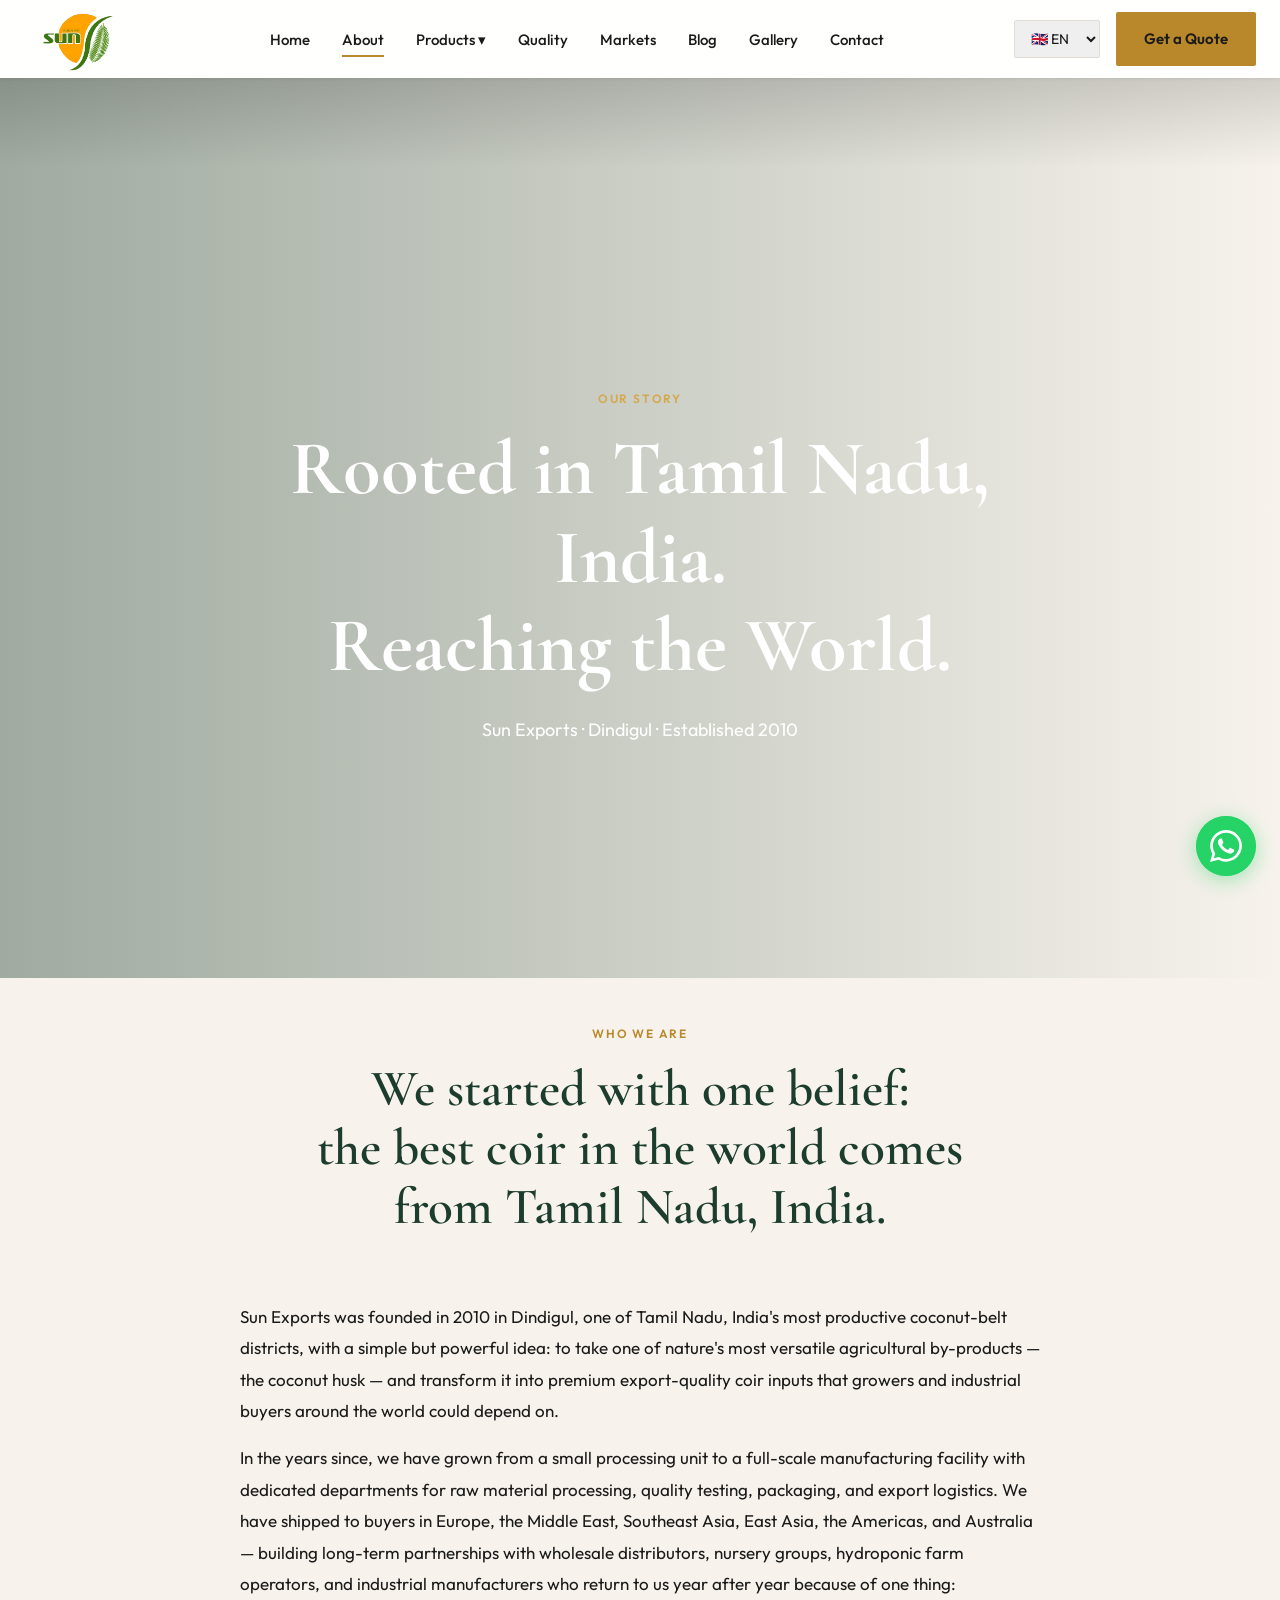
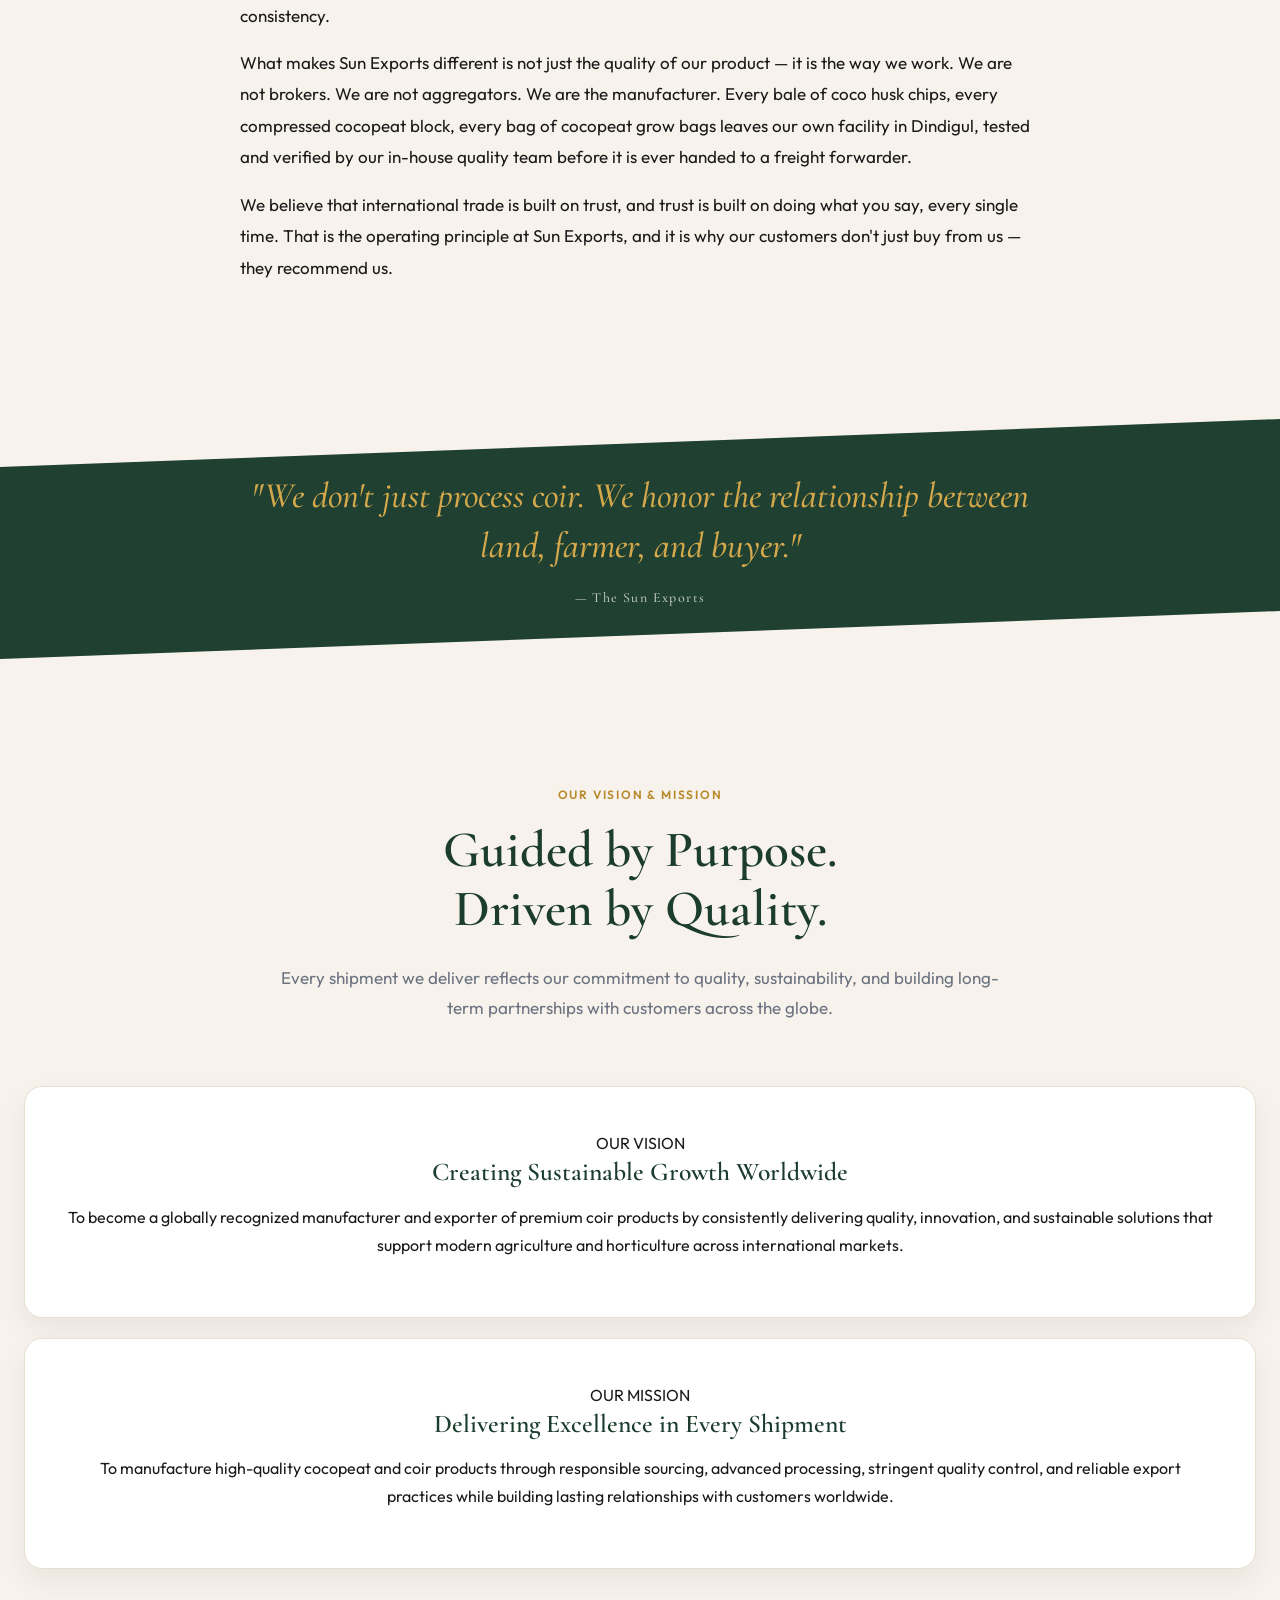
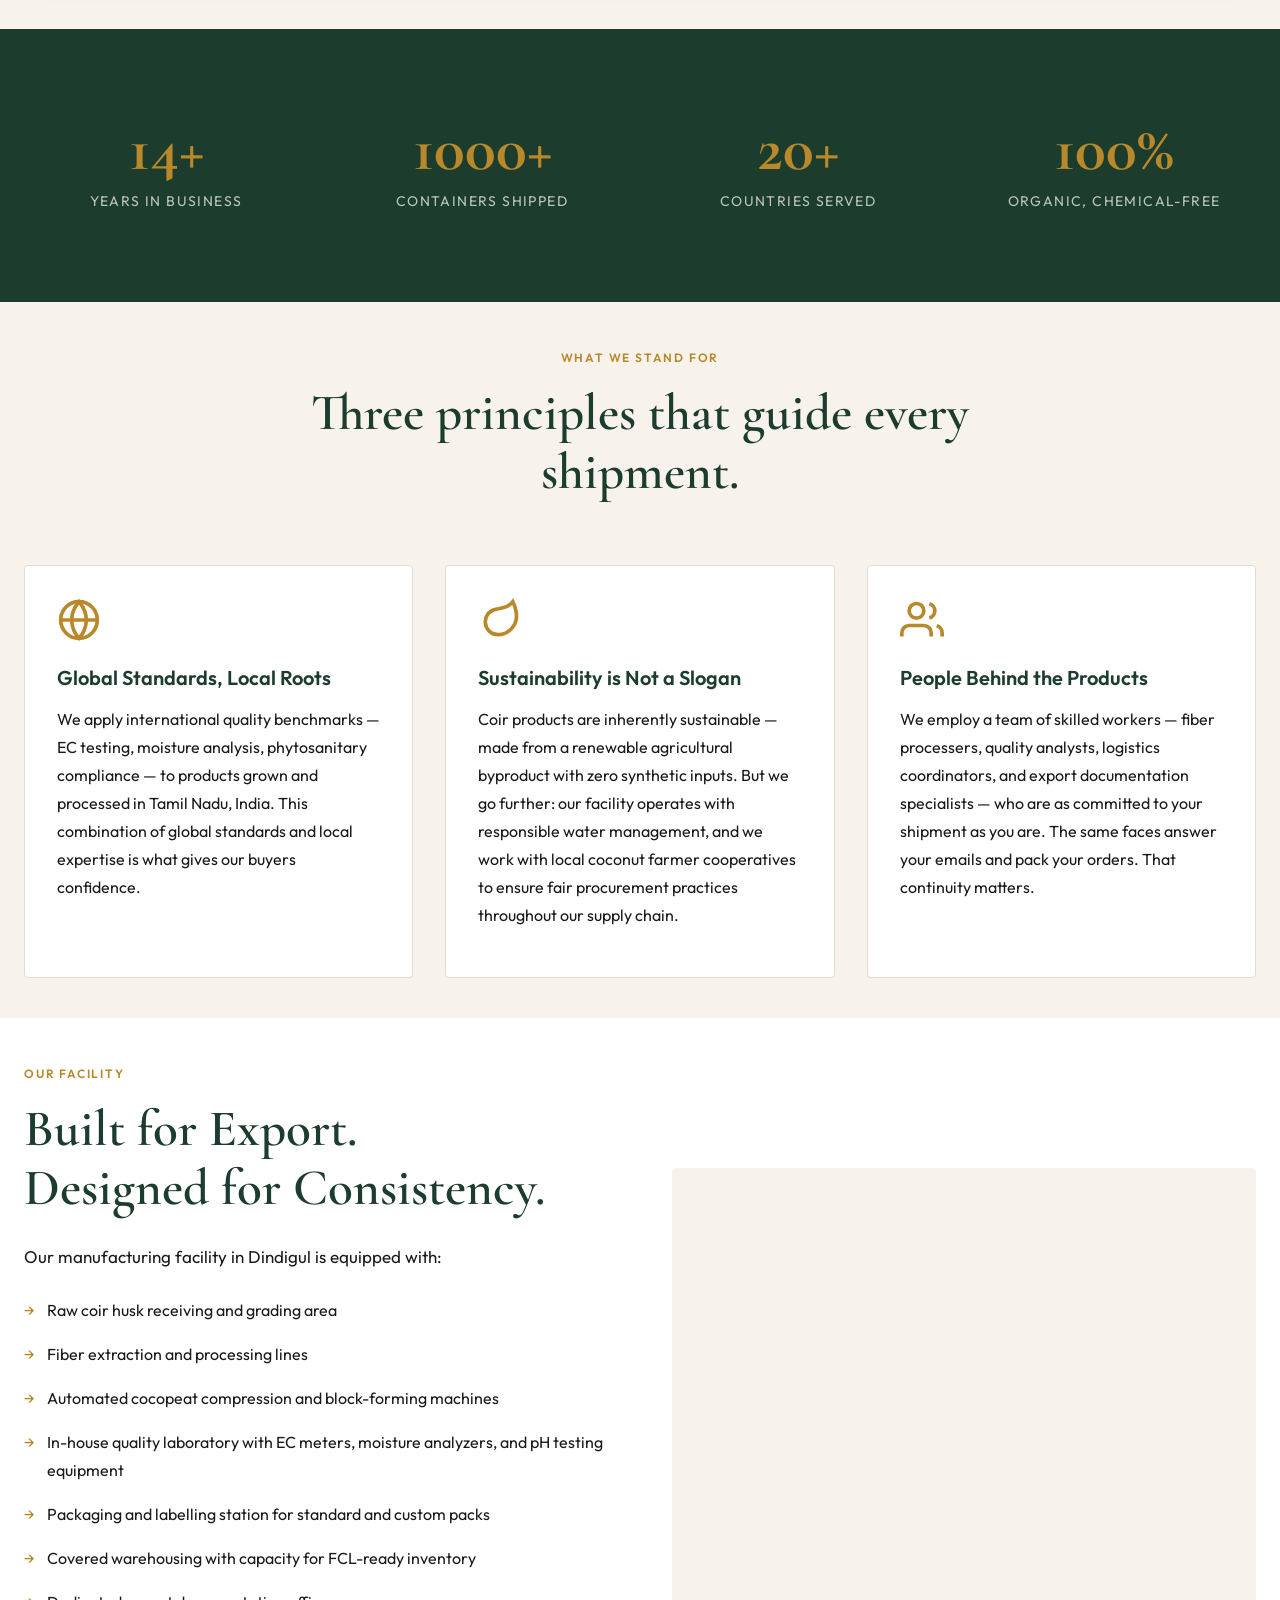
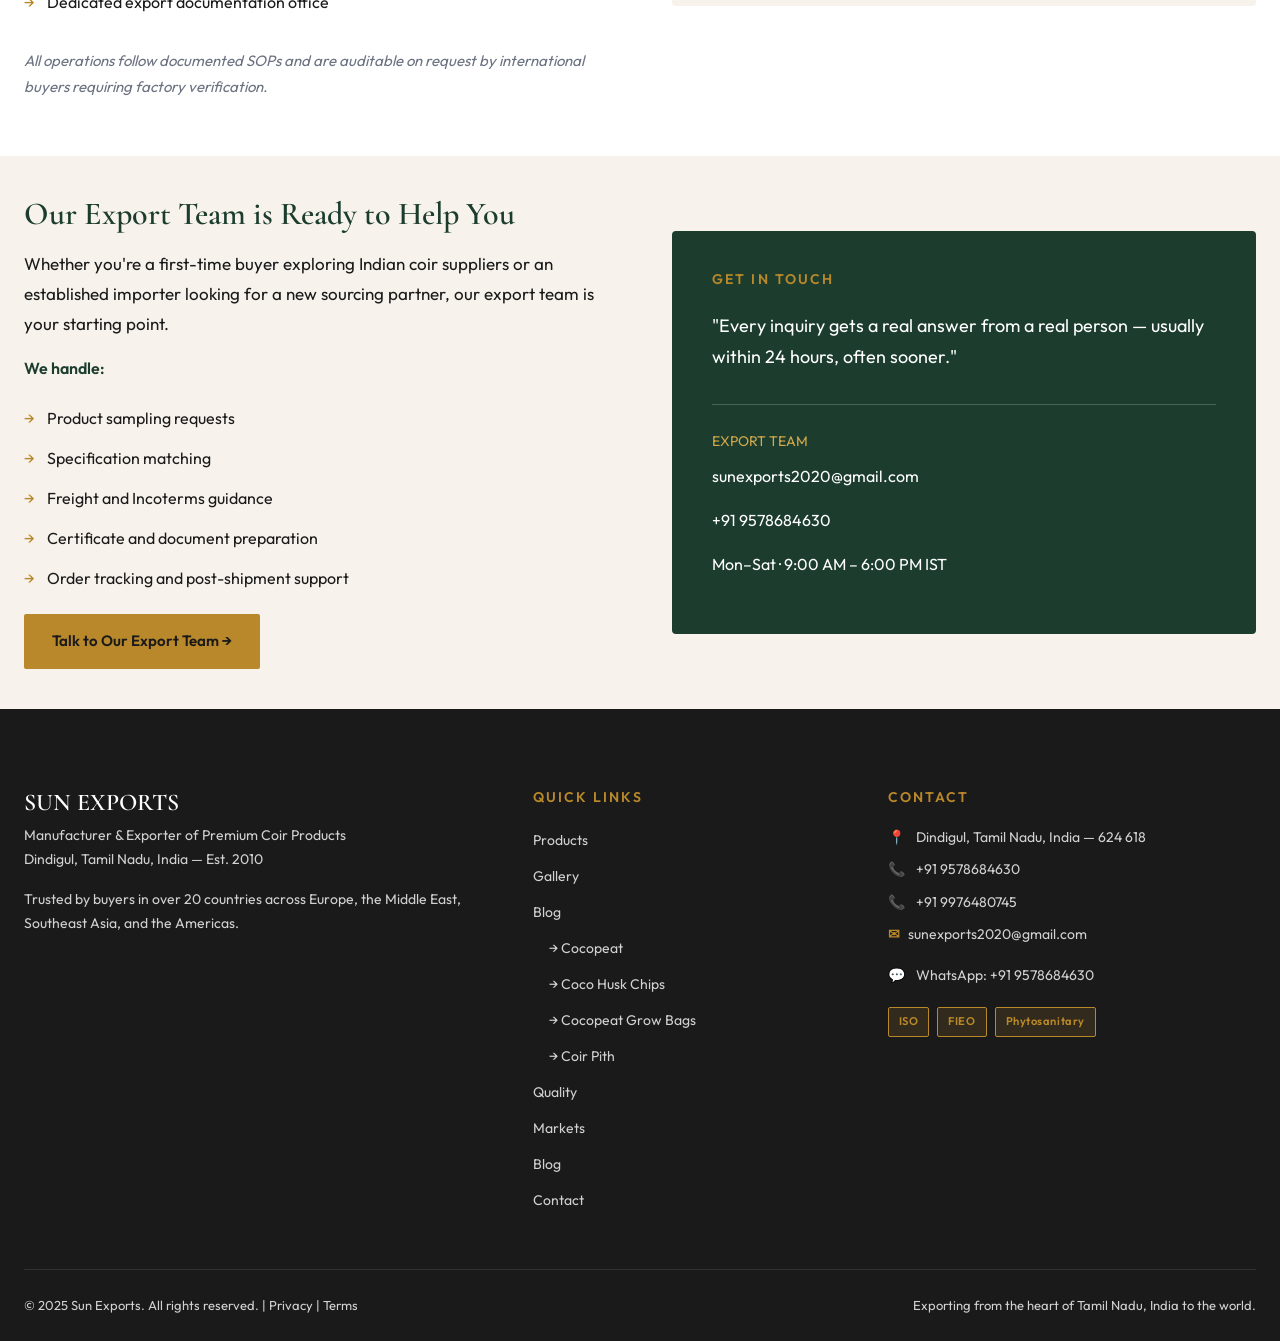
<file: about.html>
<!DOCTYPE html>
<html lang="en">
<head>
  <meta charset="UTF-8">
  <meta name="viewport" content="width=device-width, initial-scale=1.0">
  <title>About Sun Exports — Coir Manufacturer in Dindigul, Tamil Nadu, India</title>
  <meta name="description" content="Sun Exports is a manufacturer and exporter of premium coir products based in Dindigul, Tamil Nadu, India. Established 2010. Serving 20+ countries.">
  <link rel="preconnect" href="https://fonts.googleapis.com">
  <link rel="preconnect" href="https://fonts.gstatic.com" crossorigin>
  <link href="https://fonts.googleapis.com/css2?family=Cormorant+Garamond:wght@500;600;700&family=Outfit:wght@400;500;600;700&display=swap" rel="stylesheet">
  <link rel="stylesheet" href="css/styles.css">
  <!-- Favicon -->
<link rel="icon" type="image/x-icon" href="assests/favicon/favicon.ico">
<link rel="icon" type="image/png" sizes="32x32" href="assests/favicon/favicon-32x32.png">
<link rel="icon" type="image/png" sizes="16x16" href="assests/favicon/favicon-16x16.png">
<link rel="apple-touch-icon" sizes="180x180" href="assests/favicon/apple-touch-icon.png">
<link rel="manifest" href="assests/favicon/site.webmanifest">
  <!-- Meta Pixel Code -->
<script>
!function(f,b,e,v,n,t,s)
{if(f.fbq)return;n=f.fbq=function(){n.callMethod?
n.callMethod.apply(n,arguments):n.queue.push(arguments)};
if(!f._fbq)f._fbq=n;n.push=n;n.loaded=!0;n.version='2.0';
n.queue=[];t=b.createElement(e);t.async=!0;
t.src=v;s=b.getElementsByTagName(e)[0];
s.parentNode.insertBefore(t,s)}(window, document,'script',
'https://connect.facebook.net/en_US/fbevents.js');
fbq('init', '969789018894408');
fbq('track', 'PageView');
</script>
<noscript><img height="1" width="1" style="display:none"
src="https://www.facebook.com/tr?id=969789018894408&ev=PageView&noscript=1"
/></noscript>
<!-- End Meta Pixel Code -->
<!-- Google tag (gtag.js) -->
<script async src="https://www.googletagmanager.com/gtag/js?id=G-MS99GR96VF"></script>
<script>
  window.dataLayer = window.dataLayer || [];
  function gtag(){dataLayer.push(arguments);}
  gtag('js', new Date());

  gtag('config', 'G-MS99GR96VF');
</script>
</head>
<body>

<nav class="nav scrolled">
  <div class="nav-inner">
    <a href="index.html" class="nav-logo">
      <img src="assests/images/SUN LOGO.png" alt="Sun Exports Logo" class="logo-img">
    </a>
    
    <ul class="nav-links">
        <li><a href="index.html">Home</a></li>
        <li><a href="about.html" class="active">About</a></li>
        <li class="nav-dropdown">
          <a href="products.html">Products &#9662;</a>
          <div class="nav-dropdown-menu">
            <a href="cocopeat.html">Cocopeat</a>
            <a href="coco-husk-chips.html">Coco Husk Chips</a>
            <a href="cocopeat-grow-bags.html">Cocopeat Grow Bags</a>
            <a href="coir-pith.html">Coir Pith</a>
          </div>
        </li>
        <li><a href="quality.html">Quality</a></li>
        <li><a href="export-markets.html">Markets</a></li>
        <li><a href="blog.html">Blog</a></li>
        <li><a href="gallery.html">Gallery</a></li>
        <li><a href="contact.html">Contact</a></li>
      </ul>
    <div class="nav-actions">
      <select id="lang-select" class="lang-switcher" aria-label="Language">
        <option value="en">&#127468;&#127463; EN</option>
        <option value="ar">&#127480;&#127462; AR</option>
        <option value="es">&#127466;&#127480; ES</option>
        <option value="fr">&#127467;&#127479; FR</option>
        <option value="de">&#127465;&#127466; DE</option>
        <option value="ja">&#127471;&#127477; JA</option>
        <option value="ko">&#127472;&#127479; KO</option>
        <option value="pt">&#127463;&#127479; PT</option>
        <option value="nl">&#127475;&#127473; NL</option>
        <option value="zh-CN">&#127464;&#127475; CN</option>
      </select>
      <a href="contact.html" class="btn btn-gold">Get a Quote</a>
      <button class="hamburger" aria-label="Menu"><span></span><span></span><span></span></button>
    </div>
  </div>
</nav>

<div class="mobile-menu">
    <a href="index.html">Home</a>
    <a href="products.html">Products</a>
    <a href="cocopeat.html">Cocopeat</a>
    <a href="coco-husk-chips.html">Coco husk chips</a>
    <a href="cocopeat-grow-bags.html">Cocopeat grow bags</a>
    <a href="coir-pith.html">Coir pitch / Dust</a>
    <a href="quality.html">Quality</a>
    <a href="export-markets.html">Markets</a>
    <a href="blog.html">Blog</a>
    <a href="gallery.html">Gallery</a>
    <a href="contact.html">Contact</a>
  </div>

<header class="hero short" style="background-image: url('https://images.unsplash.com/photo-1500382017468-9049fed747ef?w=1920&q=80');">
    <div class="hero-content" style="width:100%; max-width:900px; margin:0 auto; text-align:center;">
        <span class="eyebrow" style="display:block; text-align:center;">Our Story</span>
        <h1 style="text-align:center;">
            Rooted in Tamil Nadu, India.<br>
            Reaching the World.
        </h1>
        <p style="width:100%; max-width:none; margin:0 auto; text-align:center;">
            Sun Exports &middot; Dindigul &middot; Established 2010
        </p>
    </div>
</header>

<section class="section-cream">
  <div class="container">
    <div class="section-head center reveal">
      <span class="eyebrow">Who We Are</span>
      <h2>We started with one belief:<br>the best coir in the world comes from Tamil Nadu, India.</h2>
    </div>
    <div style="max-width: 800px; margin: 0 auto; font-size: 1.0625rem; line-height: 1.85;">
      <p class="reveal">Sun Exports was founded in 2010 in Dindigul, one of Tamil Nadu, India's most productive coconut-belt districts, with a simple but powerful idea: to take one of nature's most versatile agricultural by-products &mdash; the coconut husk &mdash; and transform it into premium export-quality coir inputs that growers and industrial buyers around the world could depend on.</p>
      <p class="reveal">In the years since, we have grown from a small processing unit to a full-scale manufacturing facility with dedicated departments for raw material processing, quality testing, packaging, and export logistics. We have shipped to buyers in Europe, the Middle East, Southeast Asia, East Asia, the Americas, and Australia &mdash; building long-term partnerships with wholesale distributors, nursery groups, hydroponic farm operators, and industrial manufacturers who return to us year after year because of one thing: consistency.</p>
      <p class="reveal">What makes Sun Exports different is not just the quality of our product &mdash; it is the way we work. We are not brokers. We are not aggregators. We are the manufacturer. Every bale of coco husk chips, every compressed cocopeat block, every bag of cocopeat grow bags leaves our own facility in Dindigul, tested and verified by our in-house quality team before it is ever handed to a freight forwarder.</p>
      <p class="reveal">We believe that international trade is built on trust, and trust is built on doing what you say, every single time. That is the operating principle at Sun Exports, and it is why our customers don't just buy from us &mdash; they recommend us.</p>
    </div>
  </div>
</section>

<div class="earth-strip">
  <blockquote>"We don't just process coir. We honor the relationship between land, farmer, and buyer."
    <cite>&mdash; The Sun Exports </cite>
  </blockquote>
</div>

<!-- =======================
     Vision & Mission
======================= -->
<section class="section-cream">
  <div class="container">

    <div class="section-head center">
      <span class="eyebrow">Our Vision & Mission</span>
      <h2>Guided by Purpose.<br>Driven by Quality.</h2>
      <p>
        Every shipment we deliver reflects our commitment to quality, sustainability,
        and building long-term partnerships with customers across the globe.
      </p>
    </div>

    <div class="vision-mission-grid">

      <!-- Vision Card -->
      <div class="vision-card reveal">
        <span class="card-tag">OUR VISION</span>

        <h3>Creating Sustainable Growth Worldwide</h3>

        <p>
          To become a globally recognized manufacturer and exporter of premium coir
          products by consistently delivering quality, innovation, and sustainable
          solutions that support modern agriculture and horticulture across international markets.
        </p>
      </div>

      <!-- Mission Card -->
      <div class="vision-card reveal reveal-delay-1">
        <span class="card-tag">OUR MISSION</span>

        <h3>Delivering Excellence in Every Shipment</h3>

        <p>
          To manufacture high-quality cocopeat and coir products through responsible
          sourcing, advanced processing, stringent quality control, and reliable export
          practices while building lasting relationships with customers worldwide.
        </p>
      </div>

    </div>

  </div>
</section>

<section class="section-forest">
  <div class="container">
    <div class="stats-row">
      <div class="stat reveal"><span class="num">14+</span><span class="label">Years in Business</span></div>
      <div class="stat reveal reveal-delay-1"><span class="num">1000+</span><span class="label">Containers Shipped</span></div>
      <div class="stat reveal reveal-delay-2"><span class="num">20+</span><span class="label">Countries Served</span></div>
      <div class="stat reveal reveal-delay-3"><span class="num">100%</span><span class="label">Organic, Chemical-Free</span></div>
    </div>
  </div>
</section>

<section class="section-cream">
  <div class="container">
    <div class="section-head center reveal">
      <span class="eyebrow">What We Stand For</span>
      <h2>Three principles that guide every shipment.</h2>
    </div>
    <div class="grid grid-3">
      <div class="feature-card reveal">
        <svg class="icon" viewBox="0 0 24 24" fill="none" stroke="currentColor" stroke-width="2"><circle cx="12" cy="12" r="10"/><line x1="2" y1="12" x2="22" y2="12"/><path d="M12 2a15.3 15.3 0 014 10 15.3 15.3 0 01-4 10 15.3 15.3 0 01-4-10 15.3 15.3 0 014-10z"/></svg>
        <h3>Global Standards, Local Roots</h3>
        <p>We apply international quality benchmarks &mdash; EC testing, moisture analysis, phytosanitary compliance &mdash; to products grown and processed in Tamil Nadu, India. This combination of global standards and local expertise is what gives our buyers confidence.</p>
      </div>
      <div class="feature-card reveal reveal-delay-1">
        <svg class="icon" viewBox="0 0 24 24" fill="none" stroke="currentColor" stroke-width="2"><path d="M11 20A7 7 0 019.8 6.1C15.5 5 17 4.48 19 2c1 2 2 4.18 2 8 0 5.5-4.78 10-10 10z"/></svg>
        <h3>Sustainability is Not a Slogan</h3>
        <p>Coir products are inherently sustainable &mdash; made from a renewable agricultural byproduct with zero synthetic inputs. But we go further: our facility operates with responsible water management, and we work with local coconut farmer cooperatives to ensure fair procurement practices throughout our supply chain.</p>
      </div>
      <div class="feature-card reveal reveal-delay-2">
        <svg class="icon" viewBox="0 0 24 24" fill="none" stroke="currentColor" stroke-width="2"><path d="M17 21v-2a4 4 0 00-4-4H5a4 4 0 00-4 4v2"/><circle cx="9" cy="7" r="4"/><path d="M23 21v-2a4 4 0 00-3-3.87"/><path d="M16 3.13a4 4 0 010 7.75"/></svg>
        <h3>People Behind the Products</h3>
        <p>We employ a team of skilled workers &mdash; fiber processers, quality analysts, logistics coordinators, and export documentation specialists &mdash; who are as committed to your shipment as you are. The same faces answer your emails and pack your orders. That continuity matters.</p>
      </div>
    </div>
  </div>
</section>

<section class="section-white">
  <div class="container">
    <div class="grid grid-2" style="gap: 64px; align-items: center;">
      <div class="reveal">
        <span class="eyebrow">Our Facility</span>
        <h2>Built for Export.<br>Designed for Consistency.</h2>
        <p style="font-size: 1.0625rem;">Our manufacturing facility in Dindigul is equipped with:</p>
        <ul style="list-style: none; margin-top: 16px;">
          <li style="padding: 8px 0; display: flex; gap: 12px;"><span style="color: var(--color-gold);">&rarr;</span> Raw coir husk receiving and grading area</li>
          <li style="padding: 8px 0; display: flex; gap: 12px;"><span style="color: var(--color-gold);">&rarr;</span> Fiber extraction and processing lines</li>
          <li style="padding: 8px 0; display: flex; gap: 12px;"><span style="color: var(--color-gold);">&rarr;</span> Automated cocopeat compression and block-forming machines</li>
          <li style="padding: 8px 0; display: flex; gap: 12px;"><span style="color: var(--color-gold);">&rarr;</span> In-house quality laboratory with EC meters, moisture analyzers, and pH testing equipment</li>
          <li style="padding: 8px 0; display: flex; gap: 12px;"><span style="color: var(--color-gold);">&rarr;</span> Packaging and labelling station for standard and custom packs</li>
          <li style="padding: 8px 0; display: flex; gap: 12px;"><span style="color: var(--color-gold);">&rarr;</span> Covered warehousing with capacity for FCL-ready inventory</li>
          <li style="padding: 8px 0; display: flex; gap: 12px;"><span style="color: var(--color-gold);">&rarr;</span> Dedicated export documentation office</li>
        </ul>
        <p style="margin-top: 24px; font-size: 0.9375rem; color: var(--color-muted); font-style: italic;">All operations follow documented SOPs and are auditable on request by international buyers requiring factory verification.</p>
      </div>
      <div class="reveal" style="aspect-ratio: 4/3; background: var(--color-cream); border-radius: var(--radius-card); background-image: url('https://images.unsplash.com/photo-1565793298595-6a879b1d9492?w=900&amp;q=80'); background-size: cover; background-position: center;"></div>
    </div>
  </div>
</section>

<section class="section-cream">
  <div class="container">
    <div class="grid grid-2" style="gap: 64px; align-items: center;">
      <div class="reveal">
        <h3 style="color: var(--color-forest); font-family: var(--font-display); font-size: 2rem;">Our Export Team is Ready to Help You</h3>
        <p style="font-size: 1.0625rem;">Whether you're a first-time buyer exploring Indian coir suppliers or an established importer looking for a new sourcing partner, our export team is your starting point.</p>
        <p style="font-weight: 600; color: var(--color-forest);">We handle:</p>
        <ul style="list-style: none;">
          <li style="padding: 6px 0; display: flex; gap: 12px;"><span style="color: var(--color-gold);">&rarr;</span> Product sampling requests</li>
          <li style="padding: 6px 0; display: flex; gap: 12px;"><span style="color: var(--color-gold);">&rarr;</span> Specification matching</li>
          <li style="padding: 6px 0; display: flex; gap: 12px;"><span style="color: var(--color-gold);">&rarr;</span> Freight and Incoterms guidance</li>
          <li style="padding: 6px 0; display: flex; gap: 12px;"><span style="color: var(--color-gold);">&rarr;</span> Certificate and document preparation</li>
          <li style="padding: 6px 0; display: flex; gap: 12px;"><span style="color: var(--color-gold);">&rarr;</span> Order tracking and post-shipment support</li>
        </ul>
        <a href="contact.html" class="btn btn-gold" style="margin-top: 16px;">Talk to Our Export Team &rarr;</a>
      </div>
      <div class="reveal" style="background: var(--color-forest); color: var(--color-white); padding: 40px; border-radius: var(--radius-card);">
        <h3 style="color: var(--color-gold); font-family: var(--font-body); font-size: 0.875rem; text-transform: uppercase; letter-spacing: 0.15em; margin-bottom: 24px;">Get In Touch</h3>
        <p style="font-size: 1.125rem; line-height: 1.7; color: var(--color-white);">"Every inquiry gets a real answer from a real person &mdash; usually within 24 hours, often sooner."</p>
        <div style="margin-top: 32px; padding-top: 24px; border-top: 1px solid rgba(255,255,255,0.2);">
          <p style="color: var(--color-gold-light); font-size: 0.875rem; margin-bottom: 8px;">EXPORT TEAM</p>
          <p style="color: var(--color-white);">sunexports2020@gmail.com</p>
          <p style="color: var(--color-white);">+91 9578684630</p>
          <p style="color: var(--color-white); margin-top: 16px;">Mon&ndash;Sat &middot; 9:00 AM &ndash; 6:00 PM IST</p>
        </div>
      </div>
    </div>
  </div>
</section>

<footer>
  <div class="container">
    <div class="footer-grid">
      <div class="footer-brand">
        <h3>SUN EXPORTS</h3>
        <p>Manufacturer &amp; Exporter of Premium Coir Products<br>Dindigul, Tamil Nadu, India &mdash; Est. 2010</p>
        <p style="margin-top: 16px;">Trusted by buyers in over 20 countries across Europe, the Middle East, Southeast Asia, and the Americas.</p>
      </div>
      <div>
        <h4>Quick Links</h4>
        <ul>
          <li><a href="products.html">Products</a></li>
          <li><a href="gallery.html">Gallery</a></li>
            <li><a href="blog.html">Blog</a></li>
          <li style="padding-left: 16px;"><a href="cocopeat.html">&rarr; Cocopeat</a></li>
          <li style="padding-left: 16px;"><a href="coco-husk-chips.html">&rarr; Coco Husk Chips</a></li>
          <li style="padding-left: 16px;"><a href="cocopeat-grow-bags.html">&rarr; Cocopeat Grow Bags</a></li>
          <li style="padding-left: 16px;"><a href="coir-pith.html">&rarr; Coir Pith</a></li>
          <li><a href="quality.html">Quality</a></li>
          <li><a href="export-markets.html">Markets</a></li>
          <li><a href="blog.html">Blog</a></li>
          <li><a href="contact.html">Contact</a></li>

        </ul>
      </div>
      <div class="footer-contact">
        <h4>Contact</h4>
        <p><span class="label">&#128205;</span> Dindigul, Tamil Nadu, India &mdash; 624 618</p>
          <p><span class="label">&#128222;</span> +91 9578684630</p>
          <p><span class="label">&#128222;</span> +91 9976480745</p>
          <p><span class="label">&#9993;</span><a href="mailto:sunexports2020@gmail.com">sunexports2020@gmail.com</a></p>
          <p style="margin-top:16px;">
    <span class="label">&#128172;</span>
    <a href="https://wa.me/919578684630?text=Hello%20Sun%20Exports,%20I%20am%20interested%20in%20your%20coir%20products.%20Could%20you%20please%20share%20your%20product%20catalogue%20and%20quotation?" target="_blank" rel="noopener">
      WhatsApp: +91 9578684630
    </a>
  </p>
        <div class="certs">
          <span class="cert-badge">ISO</span>
          <span class="cert-badge">FIEO</span>
          <span class="cert-badge">Phytosanitary</span>
        </div>
      </div>
    </div>
    <div class="footer-bottom">
      <div>&copy; 2025 Sun Exports. All rights reserved. | <a href="privacy-policy.html">Privacy</a> | <a href="#">Terms</a></div>
      <div>Exporting from the heart of Tamil Nadu, India to the world.</div>
    </div>
  </div>
</footer>

<a href="https://wa.me/919578684630?text=Hello%2C%20I%27m%20interested%20in%20getting%20a%20quote%20for%20coir%20products%20from%20Sun%20Exports." class="whatsapp-float" target="_blank" rel="noopener" aria-label="WhatsApp">
  <svg viewBox="0 0 24 24" fill="currentColor"><path d="M17.472 14.382c-.297-.149-1.758-.867-2.03-.967-.273-.099-.471-.148-.67.15-.197.297-.767.966-.94 1.164-.173.199-.347.223-.644.075-.297-.15-1.255-.463-2.39-1.475-.883-.788-1.48-1.761-1.653-2.059-.173-.297-.018-.458.13-.606.134-.133.298-.347.446-.52.149-.174.198-.298.298-.497.099-.198.05-.371-.025-.52-.075-.149-.669-1.612-.916-2.207-.242-.579-.487-.5-.669-.51-.173-.008-.371-.01-.57-.01-.198 0-.52.074-.792.372-.272.297-1.04 1.016-1.04 2.479 0 1.462 1.065 2.875 1.213 3.074.149.198 2.096 3.2 5.077 4.487.709.306 1.262.489 1.694.625.712.227 1.36.195 1.871.118.571-.085 1.758-.719 2.006-1.413.248-.694.248-1.289.173-1.413-.074-.124-.272-.198-.57-.347m-5.421 7.403h-.004a9.87 9.87 0 01-5.031-1.378l-.361-.214-3.741.982.998-3.648-.235-.374a9.86 9.86 0 01-1.51-5.26c.001-5.45 4.436-9.884 9.888-9.884 2.64 0 5.122 1.03 6.988 2.898a9.825 9.825 0 012.893 6.994c-.003 5.45-4.437 9.884-9.885 9.884m8.413-18.297A11.815 11.815 0 0012.05 0C5.495 0 .16 5.335.157 11.892c0 2.096.547 4.142 1.588 5.945L.057 24l6.305-1.654a11.882 11.882 0 005.683 1.448h.005c6.554 0 11.89-5.335 11.893-11.893a11.821 11.821 0 00-3.48-8.413z"/></svg>
  <span class="label">Chat with us</span>
</a>

<div id="google_translate_element" style="display:none;"></div>
<script src="https://translate.google.com/translate_a/element.js?cb=googleTranslateElementInit"></script>
<script src="js/main.js"></script>
</body>
</html>
</file>
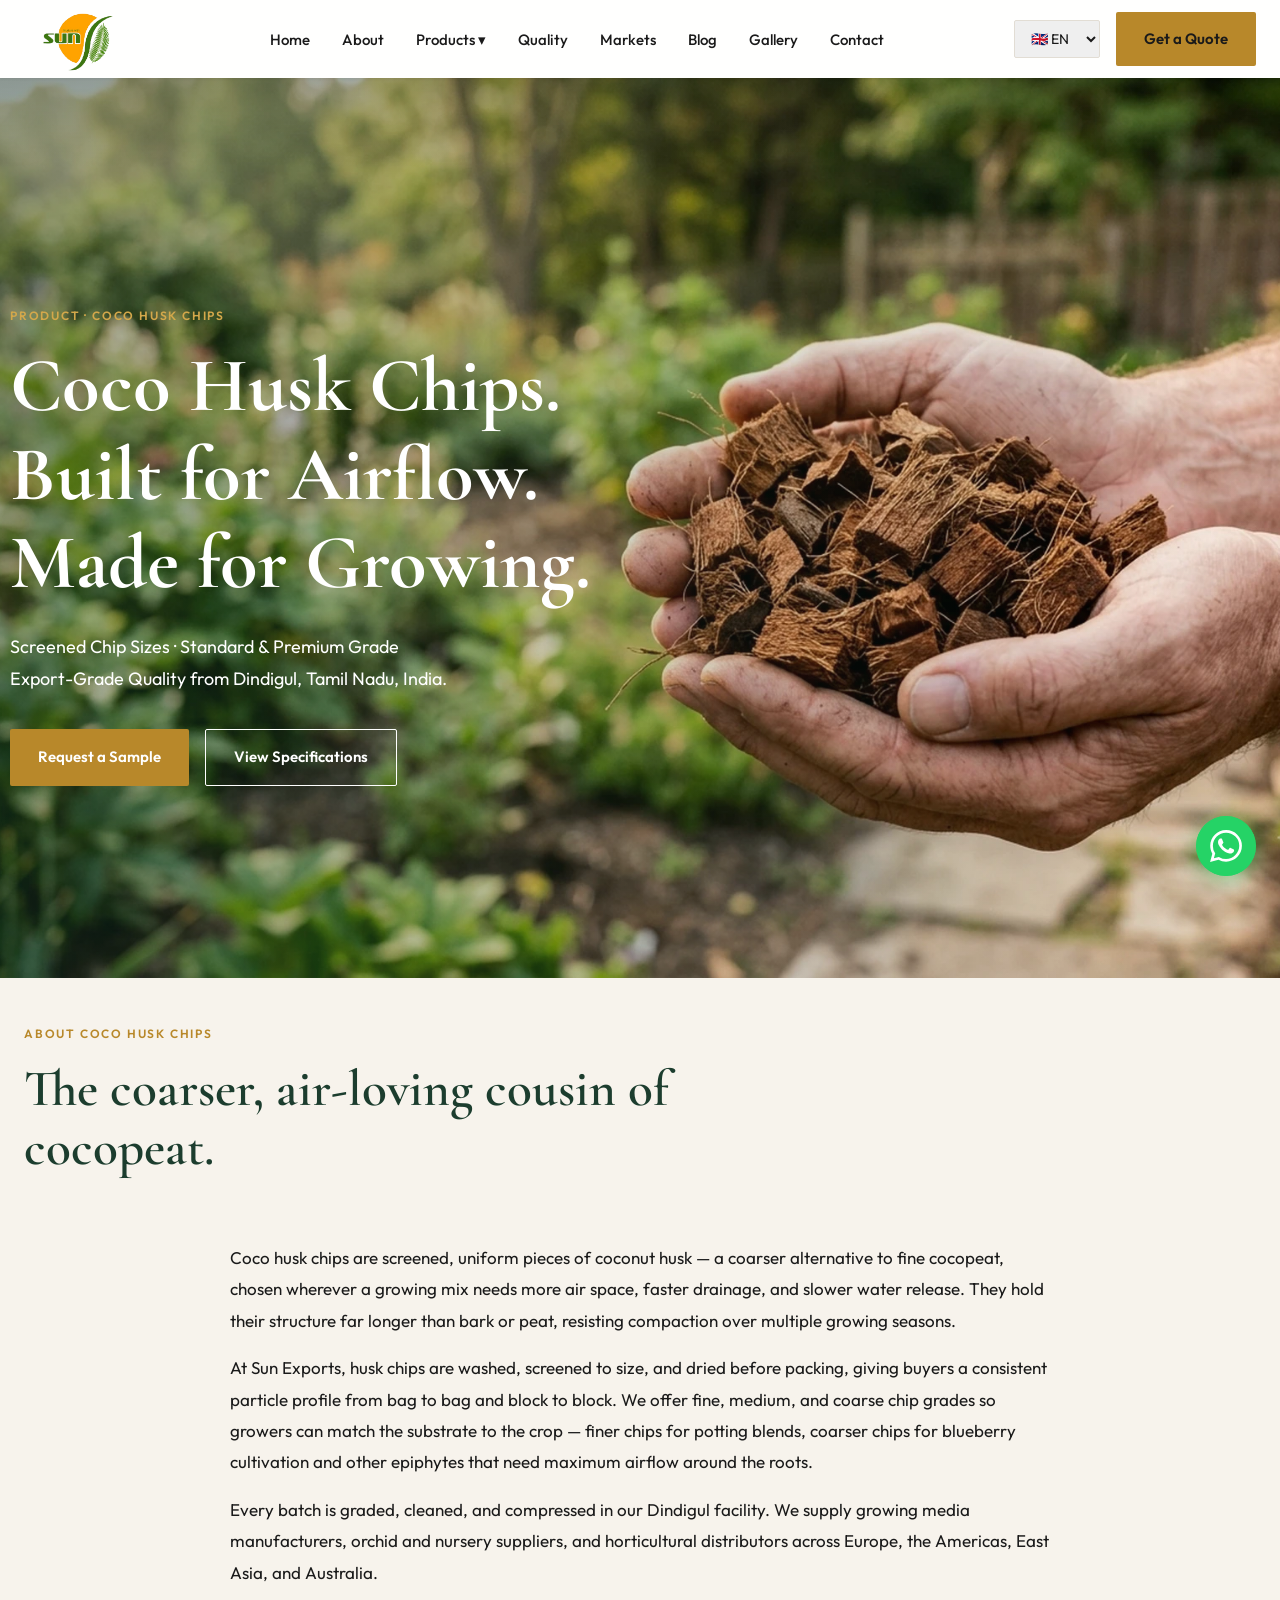
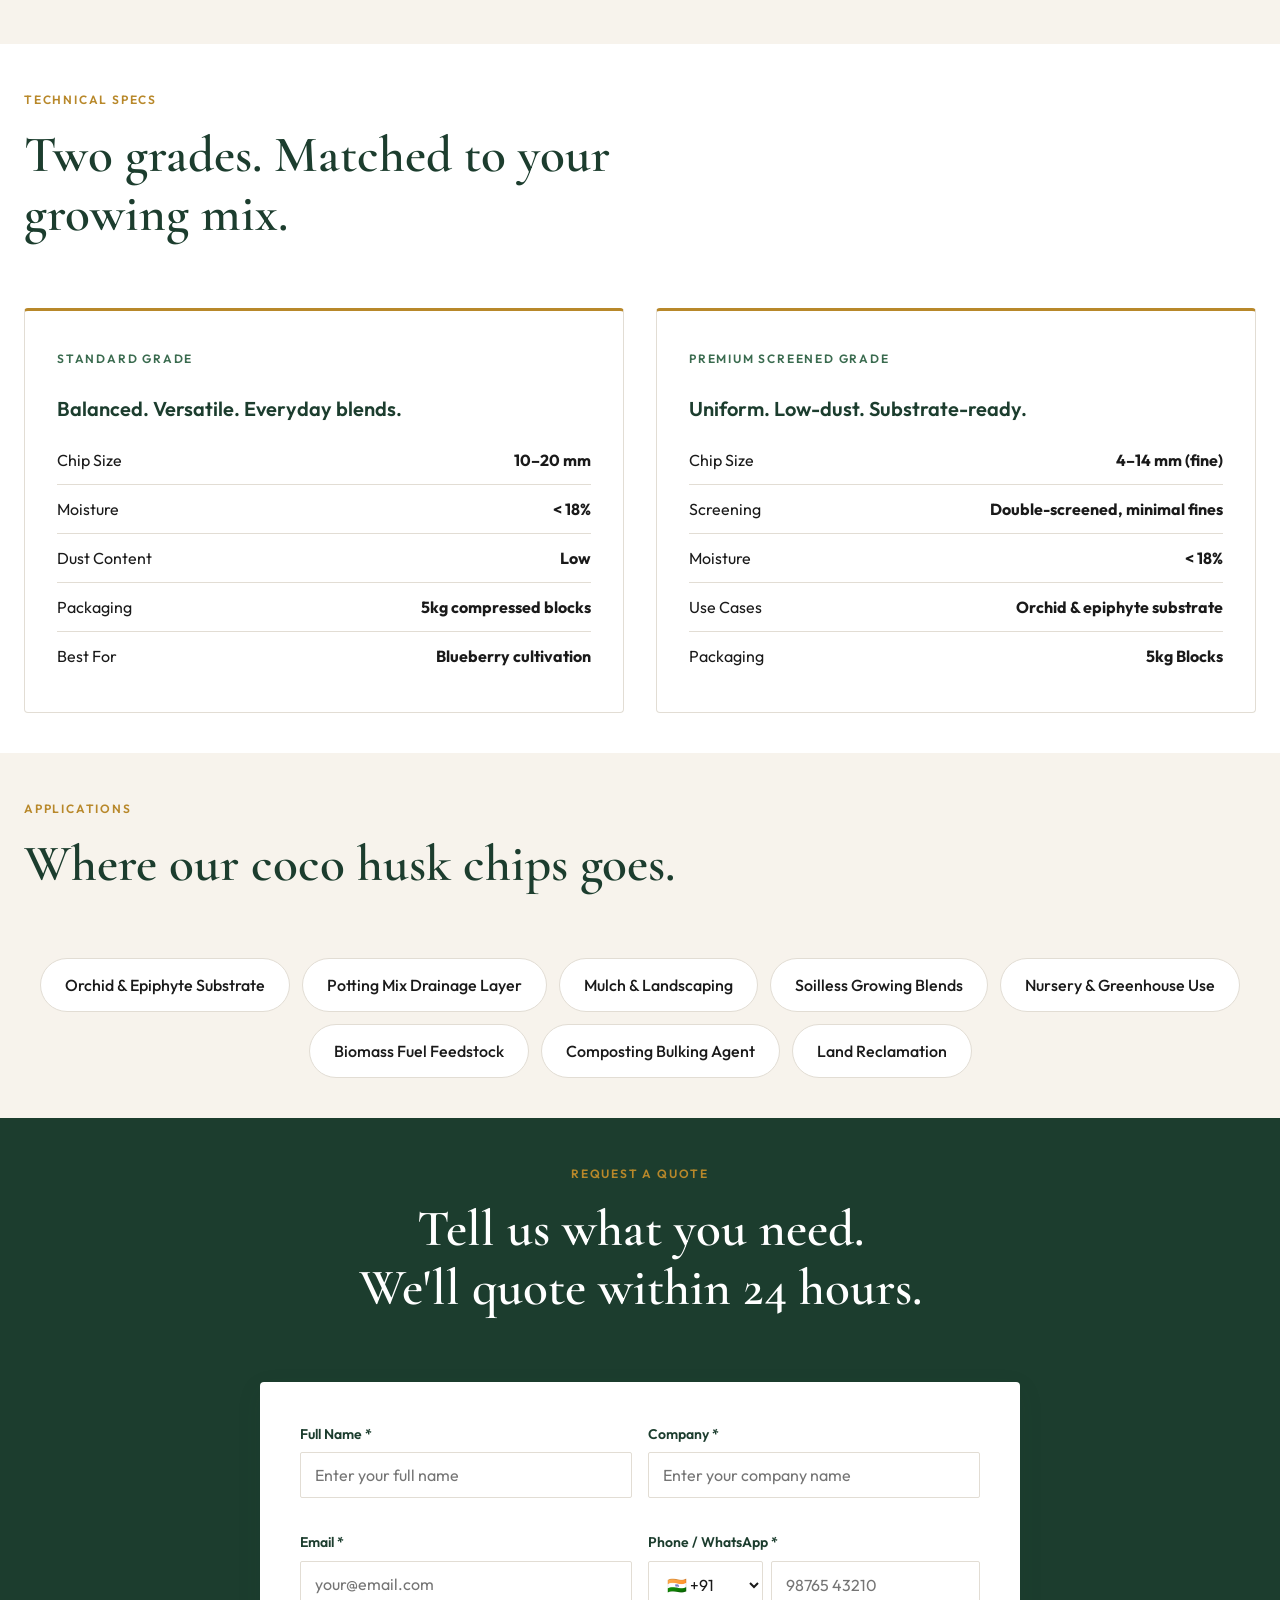
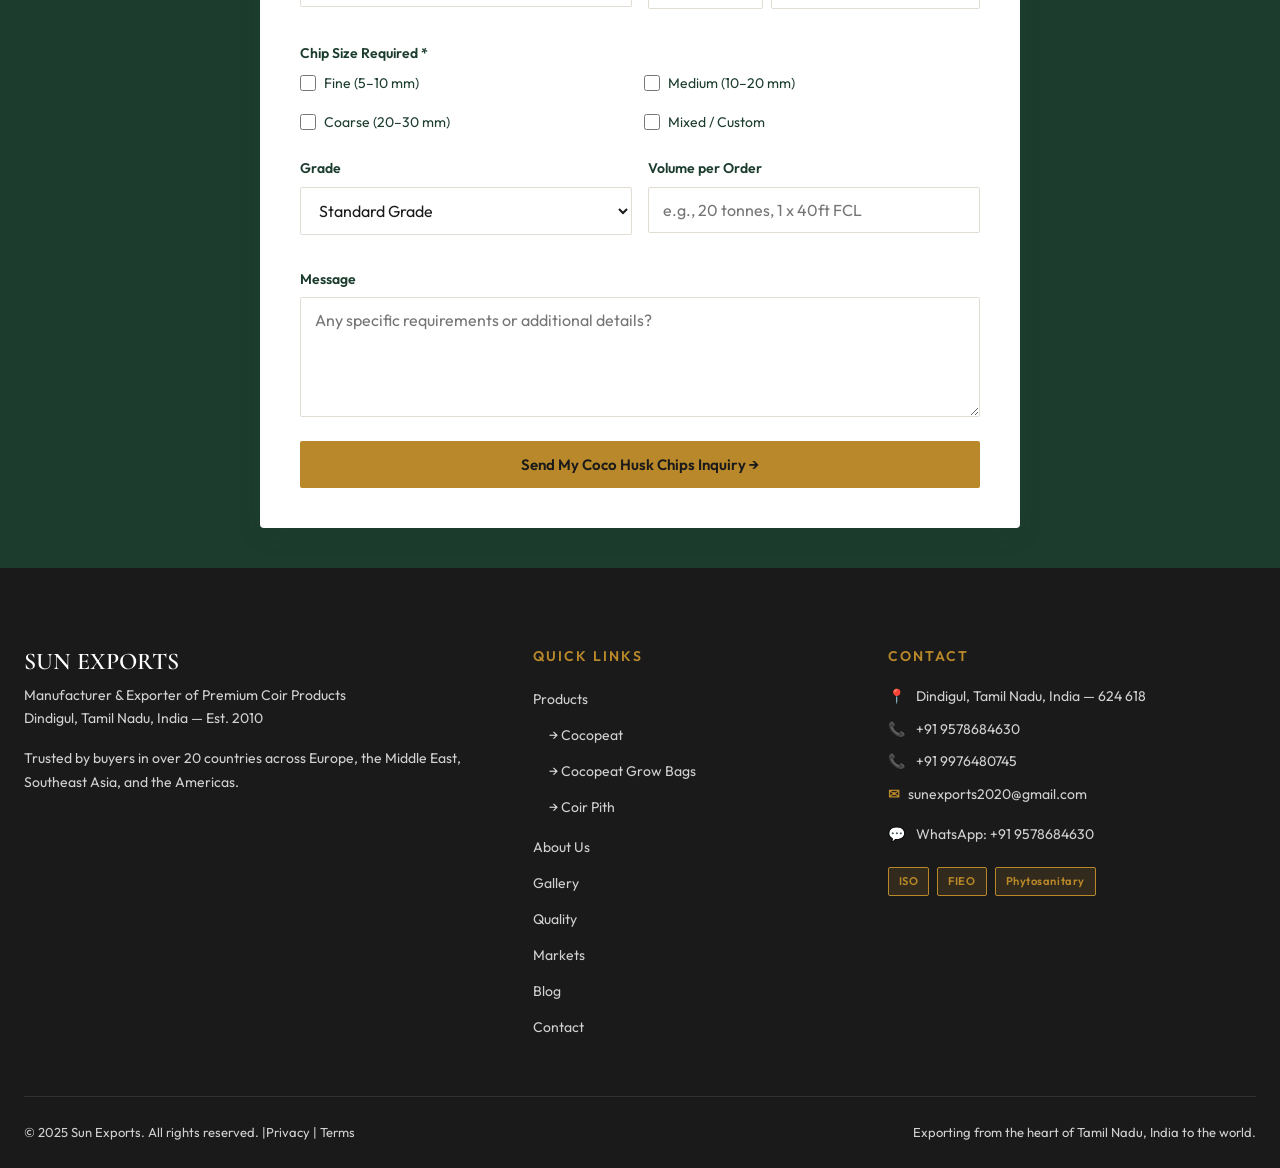
<file: coco-husk-chips.html>
<!DOCTYPE html>
<html lang="en">
<head>
  <meta charset="UTF-8">
  <meta name="viewport" content="width=device-width, initial-scale=1.0">
  <title>Coco Husk Chips — Growing Media & Substrate Exporter | Sun Exports</title>
  <meta name="description" content="Premium screened coco husk chips for orchid substrate, potting mix drainage, and mulch. Multiple chip sizes, export-grade quality from Dindigul, India.">
  <link rel="preconnect" href="https://fonts.googleapis.com">
  <link rel="preconnect" href="https://fonts.gstatic.com" crossorigin>
  <link href="https://fonts.googleapis.com/css2?family=Cormorant+Garamond:wght@500;600;700&family=Outfit:wght@400;500;600;700&display=swap" rel="stylesheet">
  <link rel="stylesheet" href="css/styles.css">
  <!-- Favicon -->
  <link rel="icon" type="image/x-icon" href="assests/favicon/favicon.ico">
  <link rel="icon" type="image/png" sizes="32x32" href="assests/favicon/favicon-32x32.png">
  <link rel="icon" type="image/png" sizes="16x16" href="assests/favicon/favicon-16x16.png">
  <link rel="apple-touch-icon" sizes="180x180" href="assests/favicon/apple-touch-icon.png">
  <link rel="manifest" href="assests/favicon/site.webmanifest">
  <!-- Meta Pixel Code -->
<script>
!function(f,b,e,v,n,t,s)
{if(f.fbq)return;n=f.fbq=function(){n.callMethod?
n.callMethod.apply(n,arguments):n.queue.push(arguments)};
if(!f._fbq)f._fbq=n;n.push=n;n.loaded=!0;n.version='2.0';
n.queue=[];t=b.createElement(e);t.async=!0;
t.src=v;s=b.getElementsByTagName(e)[0];
s.parentNode.insertBefore(t,s)}(window, document,'script',
'https://connect.facebook.net/en_US/fbevents.js');
fbq('init', '969789018894408');
fbq('track', 'PageView');
</script>
<noscript><img height="1" width="1" style="display:none"
src="https://www.facebook.com/tr?id=969789018894408&ev=PageView&noscript=1"
/></noscript>
<!-- End Meta Pixel Code -->
<!-- Google tag (gtag.js) -->
<script async src="https://www.googletagmanager.com/gtag/js?id=G-MS99GR96VF"></script>
<script>
  window.dataLayer = window.dataLayer || [];
  function gtag(){dataLayer.push(arguments);}
  gtag('js', new Date());

  gtag('config', 'G-MS99GR96VF');
</script>
</head>
<body>

<nav class="nav scrolled">
  <div class="nav-inner">
    <a href="index.html" class="nav-logo">
      <img src="assests/images/SUN LOGO.png" alt="Sun Exports Logo" class="logo-img">
    </a>
    <ul class="nav-links">
        <li><a href="index.html">Home</a></li>
        <li><a href="about.html">About</a></li>
        <li class="nav-dropdown">
          <a href="products.html">Products &#9662;</a>
          <div class="nav-dropdown-menu">
            <a href="cocopeat.html">Cocopeat</a>
            <a href="coco-husk-chips.html" class="active">Coco Husk Chips</a>
            <a href="cocopeat-grow-bags.html">Cocopeat Grow Bags</a>
            <a href="coir-pith.html">Coir Pith</a>
          </div>
        </li>
        <li><a href="quality.html">Quality</a></li>
        <li><a href="export-markets.html">Markets</a></li>
        <li><a href="blog.html">Blog</a></li>
        <li><a href="gallery.html">Gallery</a></li>
        <li><a href="contact.html">Contact</a></li>
      </ul>
    <div class="nav-actions">
      <select id="lang-select" class="lang-switcher" aria-label="Language">
        <option value="en">&#127468;&#127463; EN</option>
        <option value="ar">&#127480;&#127462; AR</option>
        <option value="es">&#127466;&#127480; ES</option>
        <option value="fr">&#127467;&#127479; FR</option>
        <option value="de">&#127465;&#127466; DE</option>
        <option value="ja">&#127471;&#127477; JA</option>
        <option value="ko">&#127472;&#127479; KO</option>
        <option value="pt">&#127463;&#127479; PT</option>
        <option value="nl">&#127475;&#127473; NL</option>
        <option value="zh-CN">&#127464;&#127475; CN</option>
      </select>
      <a href="contact.html" class="btn btn-gold">Get a Quote</a>
      <button class="hamburger" aria-label="Menu"><span></span><span></span><span></span></button>
    </div>
  </div>
</nav>

<div class="mobile-menu">
    <a href="index.html">Home</a>
    <a href="about.html">About</a>
    <a href="products.html">Products</a>
    <a href="cocopeat.html">Cocopeat</a>
    <a href="cocopeat-grow-bags.html">Cocopeat grow bags</a>
    <a href="coir-pith.html">Coir pitch / Dust</a>
    <a href="quality.html">Quality</a>
    <a href="export-markets.html">Markets</a>
    <a href="blog.html">Blog</a>
    <a href="gallery.html">Gallery</a>
    <a href="contact.html">Contact</a>
  </div>

<header class="hero short"
style="background-image: url('assests/images/BG Image/Cocohuskchip\ BG.webp');">
  <div class="hero-content">
    <span class="eyebrow">Product &middot; Coco Husk Chips</span>
    <h1>Coco Husk Chips.<br>Built for Airflow.<br>Made for Growing.</h1>
    <p>Screened Chip Sizes &middot; Standard &amp; Premium Grade <br>Export-Grade Quality from Dindigul, Tamil Nadu, India.</p>
    <div class="hero-cta">
      <a href="#inquiry" class="btn btn-gold">Request a Sample</a>
      <a href="#specs" class="btn btn-outline">View Specifications</a>
    </div>
  </div>
</header>

<section class="section-cream">
  <div class="container">
    <div class="section-head reveal"><span class="eyebrow">About Coco Husk Chips</span><h2>The coarser, air-loving cousin of cocopeat.</h2></div>
    <div style="max-width: 820px; margin: 0 auto; font-size: 1.0625rem; line-height: 1.85;">
      <p class="reveal">Coco husk chips are screened, uniform pieces of coconut husk &mdash; a coarser alternative to fine cocopeat, chosen wherever a growing mix needs more air space, faster drainage, and slower water release. They hold their structure far longer than bark or peat, resisting compaction over multiple growing seasons.</p>
      <p class="reveal">At Sun Exports, husk chips are washed, screened to size, and dried before packing, giving buyers a consistent particle profile from bag to bag and block to block. We offer fine, medium, and coarse chip grades so growers can match the substrate to the crop &mdash; finer chips for potting blends, coarser chips for blueberry cultivation and other epiphytes that need maximum airflow around the roots.</p>
      <p class="reveal">Every batch is graded, cleaned, and compressed in our Dindigul facility. We supply growing media manufacturers, orchid and nursery suppliers, and horticultural distributors across Europe, the Americas, East Asia, and Australia.</p>
    </div>
  </div>
</section>

<section class="section-white" id="specs">
  <div class="container">
    <div class="section-head reveal"><span class="eyebrow">Technical Specs</span><h2>Two grades. Matched to your growing mix.</h2></div>
    <div class="grid grid-2" style="gap: 32px;">
      <div class="feature-card reveal" style="border-top: 3px solid var(--color-gold);">
        <span class="eyebrow" style="color: var(--color-sage);">Standard Grade</span>
        <h3 style="margin-top: 12px;">Balanced. Versatile. Everyday blends.</h3>
        <ul style="all: unset; list-style: none;">
          <li style="padding: 10px 0; border-bottom: 1px solid var(--color-border); display: flex; justify-content: space-between; gap: 16px;"><span>Chip Size</span><strong>10&ndash;20 mm</strong></li>
          <li style="padding: 10px 0; border-bottom: 1px solid var(--color-border); display: flex; justify-content: space-between; gap: 16px;"><span>Moisture</span><strong>&lt; 18%</strong></li>
          <li style="padding: 10px 0; border-bottom: 1px solid var(--color-border); display: flex; justify-content: space-between; gap: 16px;"><span>Dust Content</span><strong>Low</strong></li>
          <li style="padding: 10px 0; border-bottom: 1px solid var(--color-border); display: flex; justify-content: space-between; gap: 16px;"><span>Packaging</span><strong>5kg compressed blocks</strong></li>
          <li style="padding: 10px 0; display: flex; justify-content: space-between; gap: 16px;"><span>Best For</span><strong>Blueberry cultivation</strong></li>
        </ul>
      </div>
      <div class="feature-card reveal reveal-delay-1" style="border-top: 3px solid var(--color-gold);">
        <span class="eyebrow" style="color: var(--color-sage);">Premium Screened Grade</span>
        <h3 style="margin-top: 12px;">Uniform. Low-dust. Substrate-ready.</h3>
        <ul style="all: unset; list-style: none;">
          <li style="padding: 10px 0; border-bottom: 1px solid var(--color-border); display: flex; justify-content: space-between; gap: 16px;"><span>Chip Size</span><strong>4&ndash;14 mm (fine)</strong></li>
          <li style="padding: 10px 0; border-bottom: 1px solid var(--color-border); display: flex; justify-content: space-between; gap: 16px;"><span>Screening</span><strong>Double-screened, minimal fines</strong></li>
          <li style="padding: 10px 0; border-bottom: 1px solid var(--color-border); display: flex; justify-content: space-between; gap: 16px;"><span>Moisture</span><strong>&lt; 18%</strong></li>
          <li style="padding: 10px 0; border-bottom: 1px solid var(--color-border); display: flex; justify-content: space-between; gap: 16px;"><span>Use Cases</span><strong>Orchid &amp; epiphyte substrate</strong></li>
          <li style="padding: 10px 0; display: flex; justify-content: space-between; gap: 16px;"><span>Packaging</span><strong> 5kg Blocks</strong></li>
        </ul>
      </div>
    </div>
  </div>
</section>

<section class="section-cream">
  <div class="container">
    <div class="section-head reveal"><span class="eyebrow">Applications</span><h2>Where our coco husk chips goes.</h2></div>
    <div class="apps reveal" style="display: flex; flex-wrap: wrap; gap: 12px; justify-content: center;">
      <span style="background: var(--color-white); border: 1px solid var(--color-border); padding: 12px 24px; border-radius: 30px; font-weight: 500;">Orchid &amp; Epiphyte Substrate</span>
      <span style="background: var(--color-white); border: 1px solid var(--color-border); padding: 12px 24px; border-radius: 30px; font-weight: 500;">Potting Mix Drainage Layer</span>
      <span style="background: var(--color-white); border: 1px solid var(--color-border); padding: 12px 24px; border-radius: 30px; font-weight: 500;">Mulch &amp; Landscaping</span>
      <span style="background: var(--color-white); border: 1px solid var(--color-border); padding: 12px 24px; border-radius: 30px; font-weight: 500;">Soilless Growing Blends</span>
      <span style="background: var(--color-white); border: 1px solid var(--color-border); padding: 12px 24px; border-radius: 30px; font-weight: 500;">Nursery &amp; Greenhouse Use</span>
      <span style="background: var(--color-white); border: 1px solid var(--color-border); padding: 12px 24px; border-radius: 30px; font-weight: 500;">Biomass Fuel Feedstock</span>
      <span style="background: var(--color-white); border: 1px solid var(--color-border); padding: 12px 24px; border-radius: 30px; font-weight: 500;">Composting Bulking Agent</span>
      <span style="background: var(--color-white); border: 1px solid var(--color-border); padding: 12px 24px; border-radius: 30px; font-weight: 500;">Land Reclamation</span>
    </div>
  </div>
</section>

<section class="section-forest" id="inquiry">
  <div class="container">
    <div class="section-head center reveal"><span class="eyebrow">Request a Quote</span><h2>Tell us what you need.<br>We'll quote within 24 hours.</h2></div>
    <div class="reveal" style="max-width: 760px; margin: 0 auto;">
      <form class="form-card" data-google-sheet="coco-husk-chips">
        <div class="form-row">

          <div class="form-field">
            <label>Full Name *</label>
            <input
              type="text"
              name="name"
              required
              placeholder="Enter your full name">
          </div>

          <div class="form-field">
            <label>Company *</label>
            <input
              type="text"
              name="company"
              required
              placeholder="Enter your company name">
          </div>

        </div>


        <div class="form-row">

          <div class="form-field">
            <label>Email *</label>
            <input
              type="email"
              name="email"
              required
              placeholder="your@email.com">
          </div>


          <div class="form-field">

            <label>Phone / WhatsApp *</label>

            <div style="display: flex; gap: 8px;">

              <select
                name="country_code_select"
                id="coco-husk-country-code"
                required
                style="max-width: 115px;"
                onchange="toggleCocoHuskCountryCode(this)"
              >

                <option value="+91">🇮🇳 +91</option>
                <option value="+1">🇺🇸 +1</option>
                <option value="+44">🇬🇧 +44</option>
                <option value="+971">🇦🇪 +971</option>
                <option value="+966">🇸🇦 +966</option>
                <option value="+65">🇸🇬 +65</option>
                <option value="+60">🇲🇾 +60</option>
                <option value="+61">🇦🇺 +61</option>
                <option value="+49">🇩🇪 +49</option>
                <option value="+33">🇫🇷 +33</option>
                <option value="+34">🇪🇸 +34</option>
                <option value="+81">🇯🇵 +81</option>
                <option value="+82">🇰🇷 +82</option>
                <option value="+86">🇨🇳 +86</option>
                <option value="+31">🇳🇱 +31</option>
                <option value="+55">🇧🇷 +55</option>
                <option value="other">Other</option>

              </select>


              <input
                type="text"
                name="custom_country_code"
                id="coco-husk-custom-country-code"
                placeholder="+Code"
                style="display: none; max-width: 115px;"
                inputmode="tel"
              >


              <input
                type="tel"
                name="phone"
                required
                placeholder="98765 43210"
                style="flex: 1;"
              >
              
            </div>

          </div>
          
        </div>


        <div class="form-field">

          <label>Chip Size Required *</label>

          <div class="check-group">

            <label>
              <input
                type="checkbox"
                name="chip_size"
                value="Fine">
              Fine (5–10 mm)
            </label>

            <label>
              <input
                type="checkbox"
                name="chip_size"
                value="Medium">
              Medium (10–20 mm)
            </label>

            <label>
              <input
                type="checkbox"
                name="chip_size"
                value="Coarse">
              Coarse (20–30 mm)
            </label>

            <label>
              <input
                type="checkbox"
                name="chip_size"
                value="Mixed">
              Mixed / Custom
            </label>

          </div>

        </div>


        <div class="form-row">

          <div class="form-field">

            <label>Grade</label>

            <select name="grade">

              <option value="Standard Grade">
                Standard Grade
              </option>

              <option value="Premium Screened Grade">
                Premium Screened Grade
              </option>

            </select>

          </div>


          <div class="form-field">

            <label>Volume per Order</label>

            <input
              type="text"
              name="volume"
              placeholder="e.g., 20 tonnes, 1 x 40ft FCL">

          </div>

        </div>


        <div class="form-field">

          <label>Message</label>

          <textarea
            name="message"
            rows="3"
            placeholder="Any specific requirements or additional details?"
          ></textarea>

        </div>


        <button
          type="submit"
          class="btn btn-gold"
          style="width: 100%; justify-content: center;"
        >
          Send My Coco Husk Chips Inquiry &rarr;
        </button>
      </form>


      <div class="form-success">
        <h3>Thank you, <span class="success-name"></span>!</h3>
        <p>Your coco husk chips inquiry has been received. Our export team will contact you at <span class="success-email"></span> within 24 hours.</p>
      </div>
    </div>
  </div>
</section>

<footer>
  <div class="container">
    <div class="footer-grid">
      <div class="footer-brand">
        <h3>SUN EXPORTS</h3>
        <p>Manufacturer &amp; Exporter of Premium Coir Products<br>Dindigul, Tamil Nadu, India &mdash; Est. 2010</p>
        <p style="margin-top: 16px;">Trusted by buyers in over 20 countries across Europe, the Middle East, Southeast Asia, and the Americas.</p>
      </div>
      <div>
        <h4>Quick Links</h4>
        <ul>
          <li><a href="products.html">Products</a></li>
          <li style="padding-left: 16px;"><a href="cocopeat.html">&rarr; Cocopeat</a></li>
          <li style="padding-left: 16px;"><a href="cocopeat-grow-bags.html">&rarr; Cocopeat Grow Bags</a></li>
          <li style="padding-left: 16px;"><a href="coir-pith.html">&rarr; Coir Pith</a></li>
          <li style="margin-top: 12px;"><a href="about.html">About Us</a></li>
          <li><a href="gallery.html">Gallery</a></li>
          <li><a href="quality.html">Quality</a></li>
          <li><a href="export-markets.html">Markets</a></li>
          <li><a href="blog.html">Blog</a></li>
          <li><a href="contact.html">Contact</a></li>
        </ul>
      </div>
      <div class="footer-contact">
        <h4>Contact</h4>
        <p><span class="label">&#128205;</span> Dindigul, Tamil Nadu, India &mdash; 624 618</p>
        <p><span class="label">&#128222;</span> +91 9578684630</p>
        <p><span class="label">&#128222;</span> +91 9976480745</p>
        <p><span class="label">&#9993;</span><a href="mailto:sunexports2020@gmail.com">sunexports2020@gmail.com</a></p>
          <p style="margin-top:16px;">
    <span class="label">&#128172;</span>
    <a href="https://wa.me/919578684630?text=Hello%20Sun%20Exports,%20I%20am%20interested%20in%20your%20coir%20products.%20Could%20you%20please%20share%20your%20product%20catalogue%20and%20quotation?" target="_blank" rel="noopener">
      WhatsApp: +91 9578684630
    </a>
  </p>
        <div class="certs">
          <span class="cert-badge">ISO</span>
          <span class="cert-badge">FIEO</span>
          <span class="cert-badge">Phytosanitary</span>
        </div>
      </div>
    </div>
    <div class="footer-bottom">
      <div>&copy; 2025 Sun Exports. All rights reserved. |<a href="privacy-policy.html">Privacy</a> | <a href="#">Terms</a></div>
      <div>Exporting from the heart of Tamil Nadu, India to the world.</div>
    </div>
  </div>
</footer>

<a href="https://wa.me/919578684630?text=Hello%2C%20I%27m%20interested%20in%20getting%20a%20quote%20for%20coir%20products%20from%20Sun%20Exports." class="whatsapp-float" target="_blank" rel="noopener" aria-label="WhatsApp">
  <svg viewBox="0 0 24 24" fill="currentColor"><path d="M17.472 14.382c-.297-.149-1.758-.867-2.03-.967-.273-.099-.471-.148-.67.15-.197.297-.767.966-.94 1.164-.173.199-.347.223-.644.075-.297-.15-1.255-.463-2.39-1.475-.883-.788-1.48-1.761-1.653-2.059-.173-.297-.018-.458.13-.606.134-.133.298-.347.446-.52.149-.174.198-.298.298-.497.099-.198.05-.371-.025-.52-.075-.149-.669-1.612-.916-2.207-.242-.579-.487-.5-.669-.51-.173-.008-.371-.01-.57-.01-.198 0-.52.074-.792.372-.272.297-1.04 1.016-1.04 2.479 0 1.462 1.065 2.875 1.213 3.074.149.198 2.096 3.2 5.077 4.487.709.306 1.262.489 1.694.625.712.227 1.36.195 1.871.118.571-.085 1.758-.719 2.006-1.413.248-.694.248-1.289.173-1.413-.074-.124-.272-.198-.57-.347m-5.421 7.403h-.004a9.87 9.87 0 01-5.031-1.378l-.361-.214-3.741.982.998-3.648-.235-.374a9.86 9.86 0 01-1.51-5.26c.001-5.45 4.436-9.884 9.888-9.884 2.64 0 5.122 1.03 6.988 2.898a9.825 9.825 0 012.893 6.994c-.003 5.45-4.437 9.884-9.885 9.884m8.413-18.297A11.815 11.815 0 0012.05 0C5.495 0 .16 5.335.157 11.892c0 2.096.547 4.142 1.588 5.945L.057 24l6.305-1.654a11.882 11.882 0 005.683 1.448h.005c6.554 0 11.89-5.335 11.893-11.893a11.821 11.821 0 00-3.48-8.413z"/></svg>
  <span class="label">Chat with us</span>
</a>

<div id="google_translate_element" style="display:none;"></div>
<script src="https://translate.google.com/translate_a/element.js?cb=googleTranslateElementInit"></script>
<script src="js/main.js"></script>


<script>
const GOOGLE_SCRIPT_URL = "https://script.google.com/macros/s/AKfycby9WxOBFR42BgKrGi5SREtiqgTgtOi2_28PSNJc6Nb3Whonw7QSbTzE1V-sdjPtBQP1kA/exec";

const cocoHuskChipsForm = document.querySelector('form.form-card');

if (cocoHuskChipsForm) {

    cocoHuskChipsForm.addEventListener("submit", async function(e) {

        // Stop all other form handlers from running
        e.preventDefault();
        e.stopImmediatePropagation();

        const form = this;
        const submitButton = form.querySelector('button[type="submit"]');

        // -----------------------------------------
        // Check Chip Size Required
        // -----------------------------------------
        const selectedChipSizes =
            form.querySelectorAll('input[name="chip_size"]:checked');

        if (selectedChipSizes.length === 0) {

            alert("Please select at least one Chip Size Required option.");

            // Keep the form visible
            form.style.display = "";

            return;
        }

        // -----------------------------------------
        // Disable button
        // -----------------------------------------
        submitButton.disabled = true;
        submitButton.textContent = "Sending...";

        // -----------------------------------------
        // Get form data
        // -----------------------------------------
        const formData = new FormData(form);

        // -----------------------------------------
        // Collect selected chip sizes
        // -----------------------------------------
        const chipSizeValues =
            [...form.querySelectorAll('input[name="chip_size"]:checked')]
                .map(input => input.value)
                .join(", ");

        // -----------------------------------------
        // Country code
        // -----------------------------------------
        let countryCode = formData.get("country_code_select");

        if (countryCode === "other") {
            countryCode = formData.get("custom_country_code");
        }

        const phoneNumber = formData.get("phone");

        const fullPhone = countryCode + " " + phoneNumber;

        // -----------------------------------------
        // Prepare Google Sheet data
        // -----------------------------------------
        const data = {

            sheet: "coco-husk-chips",

            "Full Name": formData.get("name"),

            "Company": formData.get("company"),

            "Email": formData.get("email"),

            "Phone / WhatsApp": fullPhone,

            "Chip Size Required": chipSizeValues,

            "Grade": formData.get("grade"),

            "Volume per Order": formData.get("volume"),

            "Message": formData.get("message")
        };

        // -----------------------------------------
        // Send to Google Apps Script
        // -----------------------------------------
        try {

            await fetch(GOOGLE_SCRIPT_URL, {

                method: "POST",

                mode: "no-cors",

                headers: {
                    "Content-Type": "text/plain;charset=utf-8"
                },

                body: JSON.stringify(data)

            });

            // -----------------------------------------
            // Hide form
            // -----------------------------------------
            form.style.display = "none";

            // -----------------------------------------
            // Show Thank You message
            // -----------------------------------------
            const successMessage =
                form.parentElement.querySelector(".form-success");

            if (successMessage) {

                const name = formData.get("name");
                const email = formData.get("email");

                const successName =
                    successMessage.querySelector(".success-name");

                const successEmail =
                    successMessage.querySelector(".success-email");

                if (successName) {
                    successName.textContent = name;
                }

                if (successEmail) {
                    successEmail.textContent = email;
                }

                successMessage.style.display = "block";
            }

            // -----------------------------------------
            // Reset form
            // -----------------------------------------
            form.reset();

        } catch (error) {

            console.error(
                "Coco Husk Chips form submission error:",
                error
            );

            submitButton.disabled = false;

            submitButton.textContent =
                "Send My Coco Husk Chips Inquiry →";

            alert(
                "Sorry, there was a problem submitting your inquiry. Please try again."
            );
        }

    }, true);

}
</script>

</body>
</html>
</file>
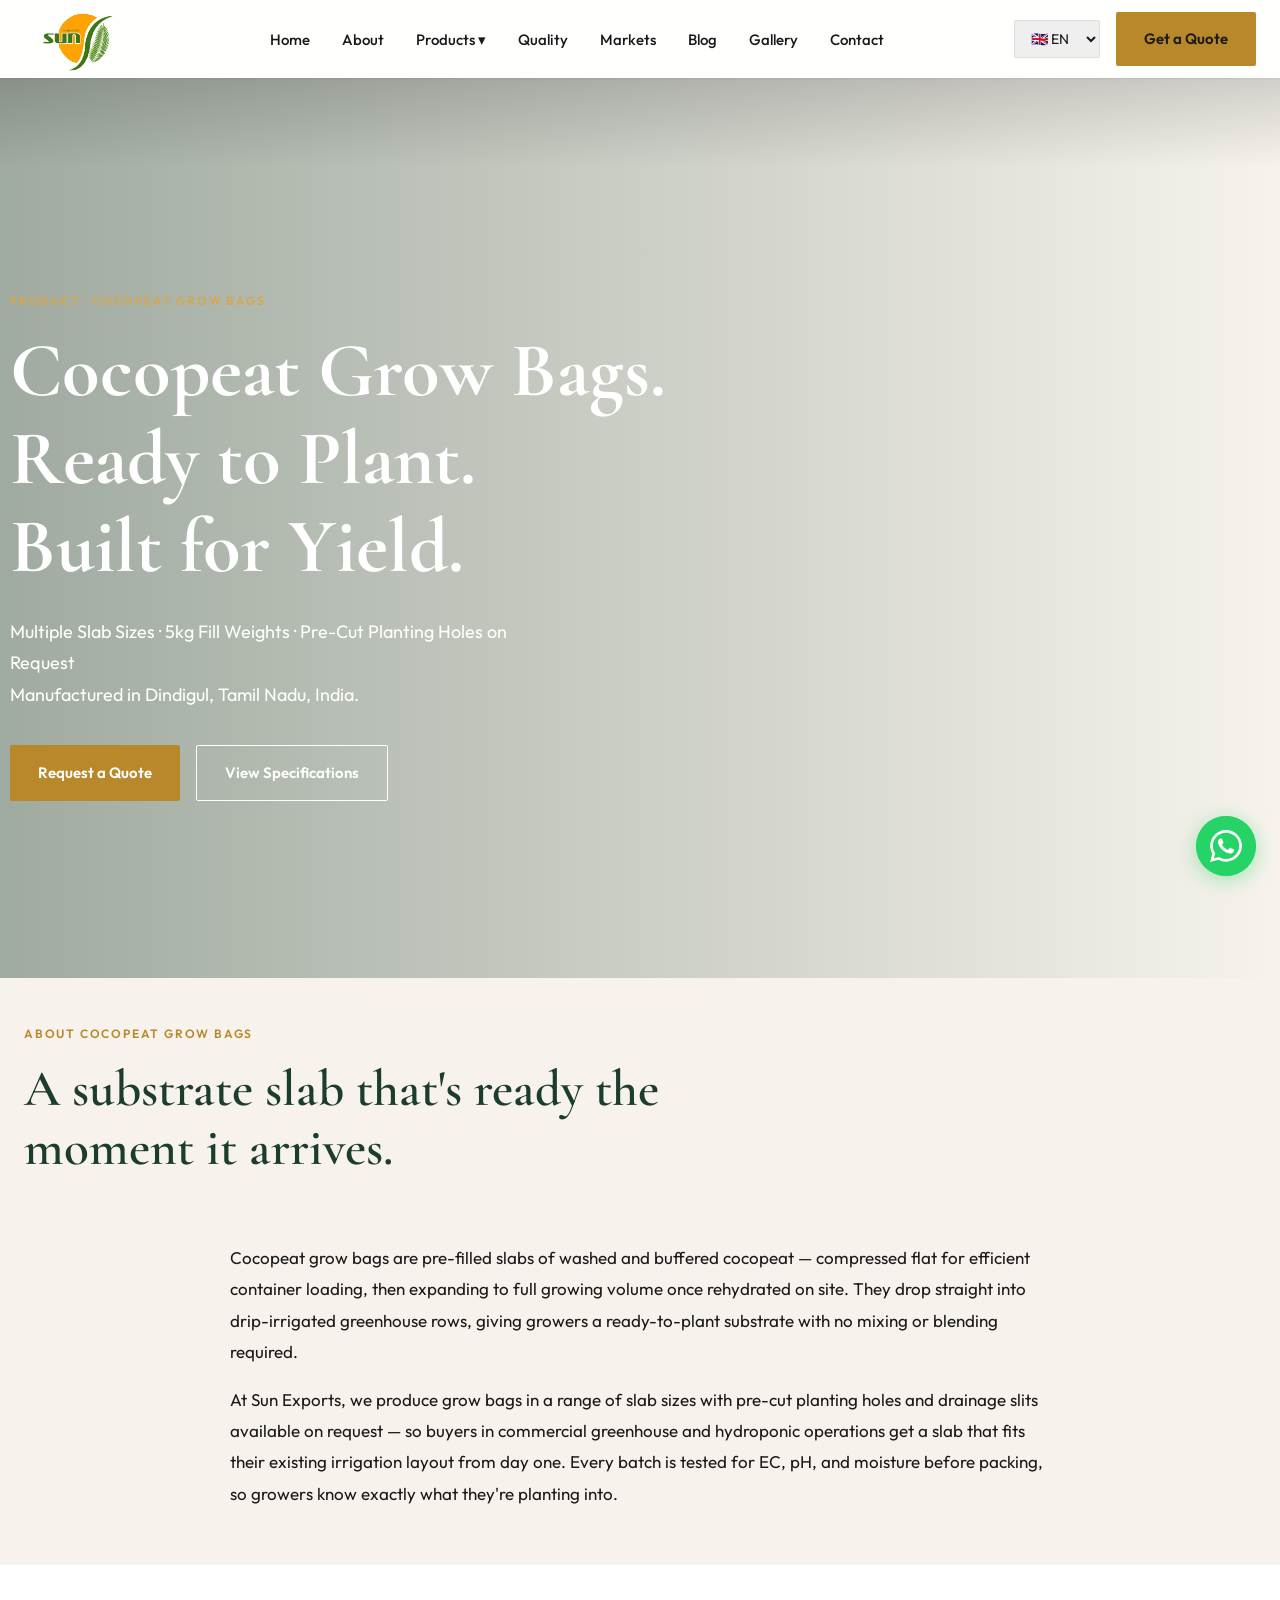
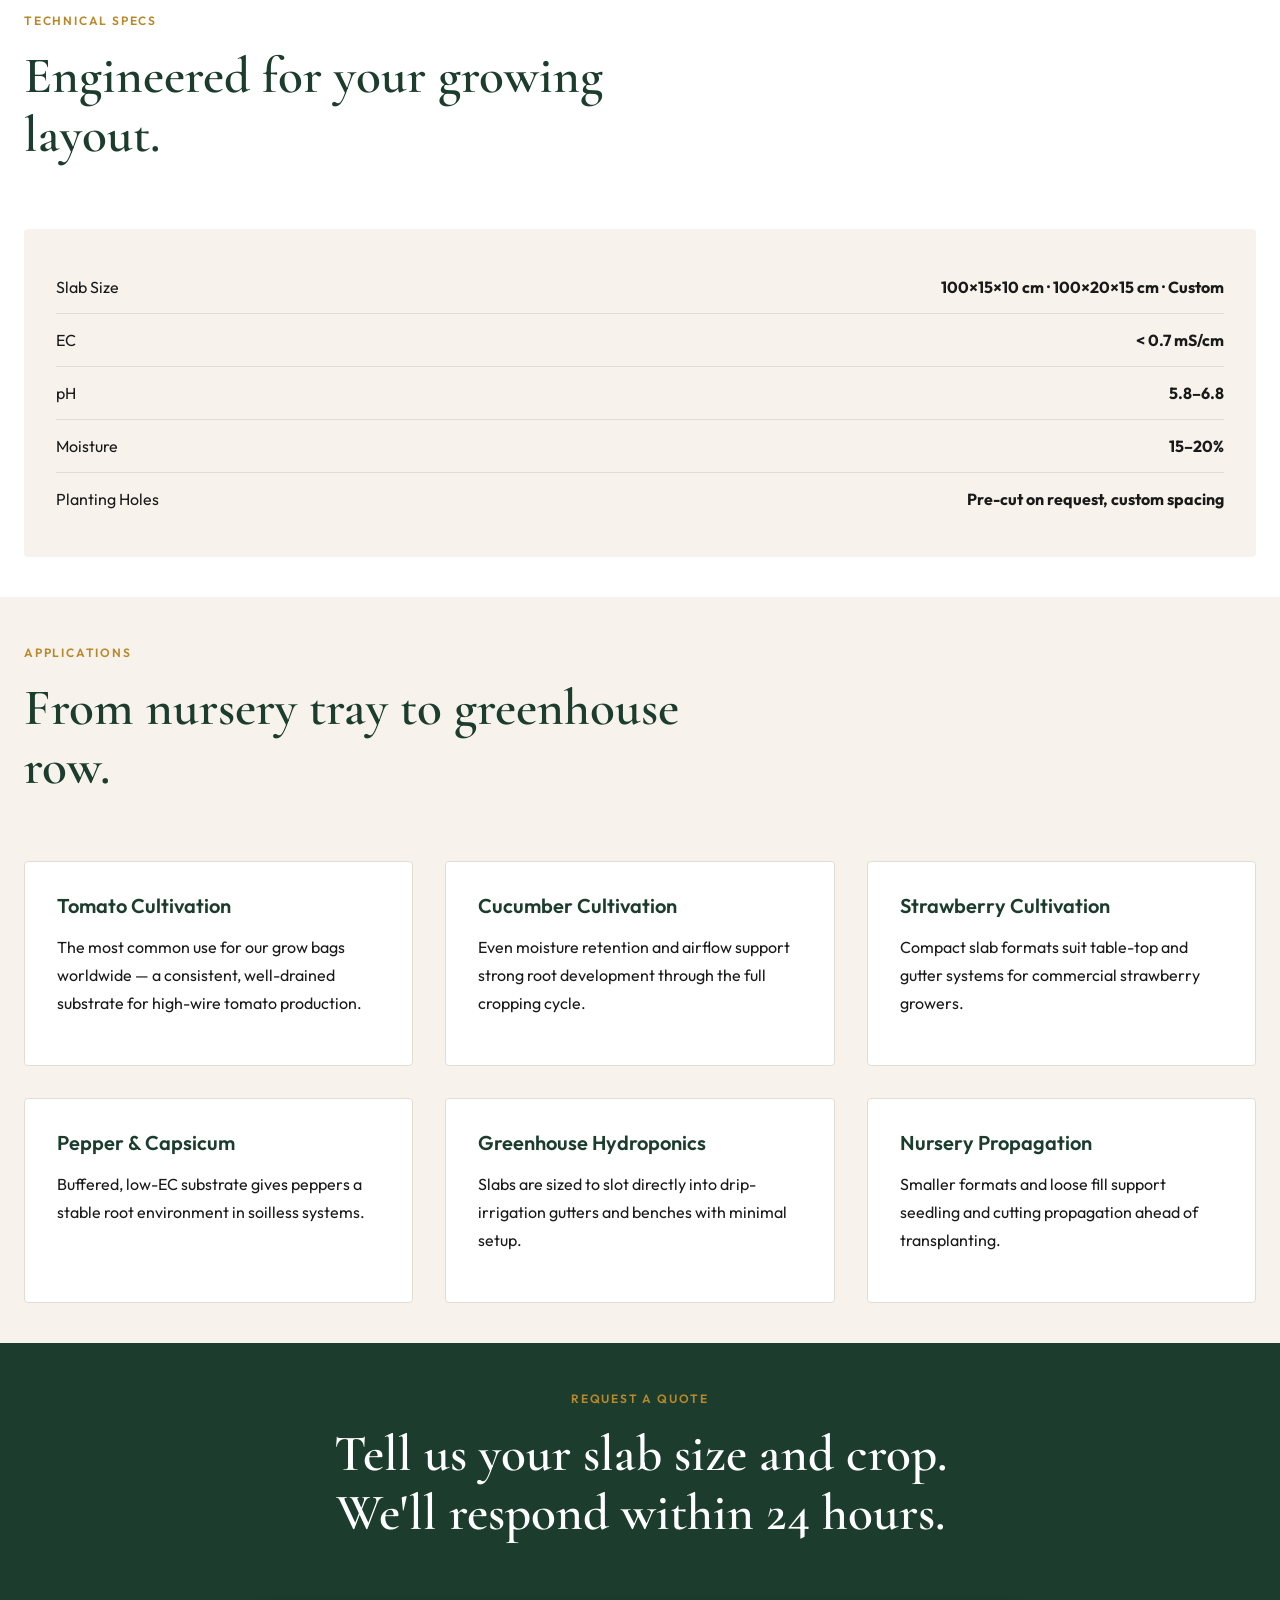
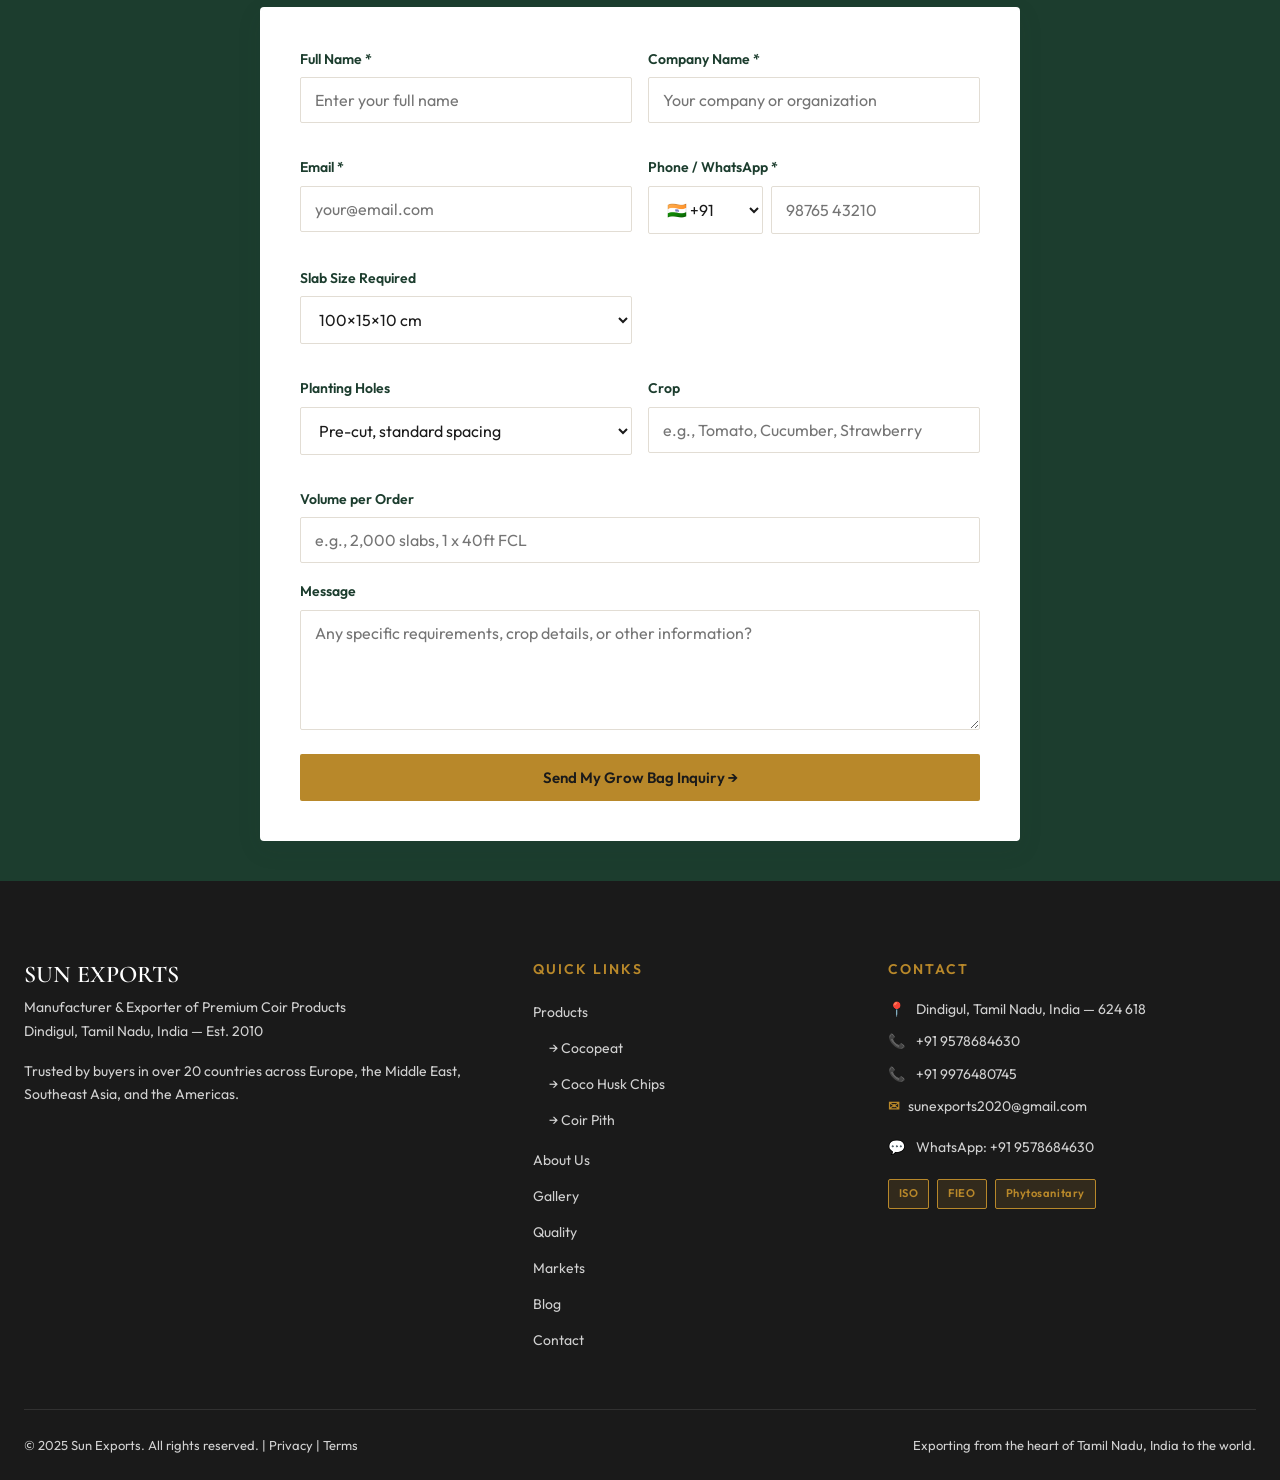
<file: cocopeat-grow-bags.html>
<!DOCTYPE html>
<html lang="en">
<head>
  <meta charset="UTF-8">
  <meta name="viewport" content="width=device-width, initial-scale=1.0">
  <title>Cocopeat Grow Bags — Ready-to-Plant Substrate Slabs | Sun Exports</title>
  <meta name="description" content="Premium cocopeat grow bags: pre-filled, washed and buffered substrate slabs for greenhouse tomato, cucumber, and strawberry cultivation. Custom sizes available. Export-grade.">
  <link rel="preconnect" href="https://fonts.googleapis.com">
  <link rel="preconnect" href="https://fonts.gstatic.com" crossorigin>
  <link href="https://fonts.googleapis.com/css2?family=Cormorant+Garamond:wght@500;600;700&family=Outfit:wght@400;500;600;700&display=swap" rel="stylesheet">
  <link rel="stylesheet" href="css/styles.css">
  <!-- Favicon -->
  <link rel="icon" type="image/x-icon" href="assests/favicon/favicon.ico">
  <link rel="icon" type="image/png" sizes="32x32" href="assests/favicon/favicon-32x32.png">
  <link rel="icon" type="image/png" sizes="16x16" href="assests/favicon/favicon-16x16.png">
  <link rel="apple-touch-icon" sizes="180x180" href="assests/favicon/apple-touch-icon.png">
  <link rel="manifest" href="assests/favicon/site.webmanifest">
  <!-- Meta Pixel Code -->
<script>
!function(f,b,e,v,n,t,s)
{if(f.fbq)return;n=f.fbq=function(){n.callMethod?
n.callMethod.apply(n,arguments):n.queue.push(arguments)};
if(!f._fbq)f._fbq=n;n.push=n;n.loaded=!0;n.version='2.0';
n.queue=[];t=b.createElement(e);t.async=!0;
t.src=v;s=b.getElementsByTagName(e)[0];
s.parentNode.insertBefore(t,s)}(window, document,'script',
'https://connect.facebook.net/en_US/fbevents.js');
fbq('init', '969789018894408');
fbq('track', 'PageView');
</script>
<noscript><img height="1" width="1" style="display:none"
src="https://www.facebook.com/tr?id=969789018894408&ev=PageView&noscript=1"
/></noscript>
<!-- End Meta Pixel Code -->
<!-- Google tag (gtag.js) -->
<script async src="https://www.googletagmanager.com/gtag/js?id=G-MS99GR96VF"></script>
<script>
  window.dataLayer = window.dataLayer || [];
  function gtag(){dataLayer.push(arguments);}
  gtag('js', new Date());

  gtag('config', 'G-MS99GR96VF');
</script>
</head>
<body>

<nav class="nav scrolled">
  <div class="nav-inner">
    <a href="index.html" class="nav-logo">
      <img src="assests/images/SUN LOGO.png" alt="Sun Exports Logo" class="logo-img">
      </a>
    <ul class="nav-links">
        <li><a href="index.html">Home</a></li>
        <li><a href="about.html">About</a></li>
        <li class="nav-dropdown">
          <a href="products.html">Products &#9662;</a>
          <div class="nav-dropdown-menu">
            <a href="cocopeat.html">Cocopeat</a>
            <a href="coco-husk-chips.html">Coco Husk Chips</a>
            <a href="cocopeat-grow-bags.html" class="active">Cocopeat Grow Bags</a>
            <a href="coir-pith.html">Coir Pith</a>
          </div>
        </li>
        <li><a href="quality.html">Quality</a></li>
        <li><a href="export-markets.html">Markets</a></li>
        <li><a href="blog.html">Blog</a></li>
        <li><a href="gallery.html">Gallery</a></li>
        <li><a href="contact.html">Contact</a></li>
      </ul>
    <div class="nav-actions">
      <select id="lang-select" class="lang-switcher" aria-label="Language">
        <option value="en">&#127468;&#127463; EN</option>
        <option value="ar">&#127480;&#127462; AR</option>
        <option value="es">&#127466;&#127480; ES</option>
        <option value="fr">&#127467;&#127479; FR</option>
        <option value="de">&#127465;&#127466; DE</option>
        <option value="ja">&#127471;&#127477; JA</option>
        <option value="ko">&#127472;&#127479; KO</option>
        <option value="pt">&#127463;&#127479; PT</option>
        <option value="nl">&#127475;&#127473; NL</option>
        <option value="zh-CN">&#127464;&#127475; CN</option>
      </select>
      <a href="contact.html" class="btn btn-gold">Get a Quote</a>
      <button class="hamburger" aria-label="Menu"><span></span><span></span><span></span></button>
    </div>
  </div>
</nav>

<div class="mobile-menu">
    <a href="index.html">Home</a>
    <a href="about.html">About</a>
    <a href="products.html">Products</a>
    <a href="cocopeat.html">Cocopeat</a>
    <a href="coco-husk-chips.html">Coco Husk Chips</a>
    <a href="coir-pith.html">Coir Pith</a>
    <a href="quality.html">Quality</a>
    <a href="export-markets.html">Markets</a>
    <a href="blog.html">Blog</a>
    <a href="gallery.html">Gallery</a>
    <a href="contact.html">Contact</a>
  </div>

<header class="hero short" style="background-image: url('https://www.epicgardening.com/wp-content/uploads/2024/01/GrowBagV3_Irrigation-4-scaled.jpg');">
  <div class="hero-content">
    <span class="eyebrow">Product &middot; Cocopeat Grow Bags</span>
    <h1>Cocopeat Grow Bags.<br>Ready to Plant.<br>Built for Yield.</h1>
    <p>Multiple Slab Sizes &middot; 5kg  Fill Weights &middot; Pre-Cut Planting Holes on Request<br>Manufactured in Dindigul, Tamil Nadu, India.</p>
    <div class="hero-cta">
      <a href="#inquiry" class="btn btn-gold">Request a Quote</a>
      <a href="#specs" class="btn btn-outline">View Specifications</a>
    </div>
  </div>
</header>

<section class="section-cream">
  <div class="container">
    <div class="section-head reveal"><span class="eyebrow">About Cocopeat Grow Bags</span><h2>A substrate slab that's ready the moment it arrives.</h2></div>
    <div style="max-width: 820px; margin: 0 auto; font-size: 1.0625rem; line-height: 1.85;">
      <p class="reveal">Cocopeat grow bags are pre-filled slabs of washed and buffered cocopeat &mdash; compressed flat for efficient container loading, then expanding to full growing volume once rehydrated on site. They drop straight into drip-irrigated greenhouse rows, giving growers a ready-to-plant substrate with no mixing or blending required.</p>
      <p class="reveal">At Sun Exports, we produce grow bags in a range of slab sizes with pre-cut planting holes and drainage slits available on request &mdash; so buyers in commercial greenhouse and hydroponic operations get a slab that fits their existing irrigation layout from day one. Every batch is tested for EC, pH, and moisture before packing, so growers know exactly what they're planting into.</p>
    </div>
  </div>
</section>

<section class="section-white" id="specs">
  <div class="container">
    <div class="section-head reveal"><span class="eyebrow">Technical Specs</span><h2>Engineered for your growing layout.</h2></div>
    <div class="reveal" style="overflow-x: auto; background: var(--color-cream); border-radius: var(--radius-card); padding: 32px;">
      <ul style="all: unset; list-style: none;">
        <li style="padding: 12px 0; border-bottom: 1px solid var(--color-border); display: flex; justify-content: space-between; gap: 16px;"><span>Slab Size</span><strong>100&times;15&times;10 cm &middot; 100&times;20&times;15 cm &middot; Custom</strong></li>
        <li style="padding: 12px 0; border-bottom: 1px solid var(--color-border); display: flex; justify-content: space-between; gap: 16px;"><span>EC</span><strong>&lt; 0.7 mS/cm</strong></li>
        <li style="padding: 12px 0; border-bottom: 1px solid var(--color-border); display: flex; justify-content: space-between; gap: 16px;"><span>pH</span><strong>5.8&ndash;6.8</strong></li>
        <li style="padding: 12px 0; border-bottom: 1px solid var(--color-border); display: flex; justify-content: space-between; gap: 16px;"><span>Moisture</span><strong>15&ndash;20%</strong></li>
        <li style="padding: 12px 0; display: flex; justify-content: space-between; gap: 16px;"><span>Planting Holes</span><strong>Pre-cut on request, custom spacing</strong></li>
      </ul>
    </div>
  </div>
</section>

<section class="section-cream">
  <div class="container">
    <div class="section-head reveal"><span class="eyebrow">Applications</span><h2>From nursery tray to greenhouse row.</h2></div>
    <div class="grid grid-3">
      <div class="feature-card reveal"><h3>Tomato Cultivation</h3><p>The most common use for our grow bags worldwide &mdash; a consistent, well-drained substrate for high-wire tomato production.</p></div>
      <div class="feature-card reveal reveal-delay-1"><h3>Cucumber Cultivation</h3><p>Even moisture retention and airflow support strong root development through the full cropping cycle.</p></div>
      <div class="feature-card reveal reveal-delay-2"><h3>Strawberry Cultivation</h3><p>Compact slab formats suit table-top and gutter systems for commercial strawberry growers.</p></div>
      <div class="feature-card reveal"><h3>Pepper &amp; Capsicum</h3><p>Buffered, low-EC substrate gives peppers a stable root environment in soilless systems.</p></div>
      <div class="feature-card reveal reveal-delay-1"><h3>Greenhouse Hydroponics</h3><p>Slabs are sized to slot directly into drip-irrigation gutters and benches with minimal setup.</p></div>
      <div class="feature-card reveal reveal-delay-2"><h3>Nursery Propagation</h3><p>Smaller formats and loose fill support seedling and cutting propagation ahead of transplanting.</p></div>
    </div>
  </div>
</section>

<section class="section-forest" id="inquiry">
  <div class="container">
    <div class="section-head center reveal"><span class="eyebrow">Request a Quote</span><h2>Tell us your slab size and crop.<br>We'll respond within 24 hours.</h2></div>
    <div class="reveal" style="max-width: 760px; margin: 0 auto;">
    <form class="form-card" data-google-sheet="cocopeat-growbag">

      <div class="form-row">

        <div class="form-field">
          <label>Full Name *</label>
          <input
            type="text"
            name="name"
            required
            placeholder="Enter your full name">
        </div>

        <div class="form-field">
          <label>Company Name *</label>
          <input
            type="text"
            name="company"
            required
            placeholder="Your company or organization">
        </div>

      </div>


      <div class="form-row">

        <div class="form-field">
          <label>Email *</label>
          <input
            type="email"
            name="email"
            required
            placeholder="your@email.com">
        </div>


        <div class="form-field">

          <label>Phone / WhatsApp *</label>

          <div style="display: flex; gap: 8px;">

            <select
              name="country_code_select"
              id="growbag-country-code-select"
              required
              onchange="toggleGrowbagCustomCountryCode(this)"
              style="max-width: 115px;">

              <option value="+91">🇮🇳 +91</option>
              <option value="+1">🇺🇸 +1</option>
              <option value="+44">🇬🇧 +44</option>
              <option value="+971">🇦🇪 +971</option>
              <option value="+966">🇸🇦 +966</option>
              <option value="+65">🇸🇬 +65</option>
              <option value="+60">🇲🇾 +60</option>
              <option value="+61">🇦🇺 +61</option>
              <option value="+49">🇩🇪 +49</option>
              <option value="+33">🇫🇷 +33</option>
              <option value="+34">🇪🇸 +34</option>
              <option value="+81">🇯🇵 +81</option>
              <option value="+82">🇰🇷 +82</option>
              <option value="+86">🇨🇳 +86</option>
              <option value="+31">🇳🇱 +31</option>
              <option value="+55">🇧🇷 +55</option>
              <option value="other">Other</option>

            </select>


            <input
              type="text"
              name="custom_country_code"
              id="growbag-custom-country-code"
              placeholder="+Code"
              inputmode="tel"
              style="display: none; max-width: 115px;">


            <input
              type="tel"
              name="phone"
              required
              placeholder="98765 43210"
              style="flex: 1;">

          </div>

        </div>

      </div>


      <div class="form-row">

        <div class="form-field">

          <label>Slab Size Required</label>

          <select name="slab_size">

            <option>100×15×10 cm</option>
            <option>100×20×15 cm</option>
            <option>Custom (specify in message)</option>

          </select>

        </div>

      </div>


      <div class="form-row">

        <div class="form-field">

          <label>Planting Holes</label>

          <select name="planting_holes">

            <option>Pre-cut, standard spacing</option>
            <option>Pre-cut, custom spacing</option>
            <option>Not required</option>

          </select>

        </div>


        <div class="form-field">

          <label>Crop</label>

          <input
            type="text"
            name="crop"
            placeholder="e.g., Tomato, Cucumber, Strawberry">

        </div>

      </div>


      <div class="form-field">

        <label>Volume per Order</label>

        <input
          type="text"
          name="volume"
          placeholder="e.g., 2,000 slabs, 1 x 40ft FCL">

      </div>


      <div class="form-field">

        <label>Message</label>

        <textarea
          name="message"
          rows="3"
          placeholder="Any specific requirements, crop details, or other information?"></textarea>

      </div>


      <button
        type="submit"
        class="btn btn-gold"
        style="width: 100%; justify-content: center;">

        Send My Grow Bag Inquiry →

      </button>

    </form>
    <div class="form-success">
        <h3>Thank you, <span class="success-name"></span>!</h3>
        <p>Your cocopeat grow bags inquiry has been received. Our export team will contact you at <span class="success-email"></span> within 24 hours.</p>
    </div>


    <script>

    function toggleGrowbagCustomCountryCode(select) {

      const customInput =
        document.getElementById("growbag-custom-country-code");

      if (select.value === "other") {

        customInput.style.display = "block";
        customInput.required = true;
        customInput.focus();

      } else {

        customInput.style.display = "none";
        customInput.required = false;
        customInput.value = "";

      }

    }

    </script>
    </div>
  </div>
</section>

<footer>
  <div class="container">
    <div class="footer-grid">
      <div class="footer-brand">
        <h3>SUN EXPORTS</h3>
        <p>Manufacturer &amp; Exporter of Premium Coir Products<br>Dindigul, Tamil Nadu, India &mdash; Est. 2010</p>
        <p style="margin-top: 16px;">Trusted by buyers in over 20 countries across Europe, the Middle East, Southeast Asia, and the Americas.</p>
      </div>
      <div>
        <h4>Quick Links</h4>
        <ul>
          <li><a href="products.html">Products</a></li>
          <li style="padding-left: 16px;"><a href="cocopeat.html">&rarr; Cocopeat</a></li>
          <li style="padding-left: 16px;"><a href="coco-husk-chips.html">&rarr; Coco Husk Chips</a></li>
          <li style="padding-left: 16px;"><a href="coir-pith.html">&rarr; Coir Pith</a></li>
          <li style="margin-top: 12px;"><a href="about.html">About Us</a></li>
          <li><a href="gallery.html">Gallery</a></li>
          <li><a href="quality.html">Quality</a></li>
          <li><a href="export-markets.html">Markets</a></li>
          <li><a href="blog.html">Blog</a></li>
          <li><a href="contact.html">Contact</a></li>
        </ul>
      </div>
      <div class="footer-contact">
        <h4>Contact</h4>
        <p><span class="label">&#128205;</span> Dindigul, Tamil Nadu, India &mdash; 624 618</p>
        <p><span class="label">&#128222;</span> +91 9578684630</p>
        <p><span class="label">&#128222;</span> +91 9976480745</p>
        <p><span class="label">&#9993;</span><a href="mailto:sunexports2020@gmail.com">sunexports2020@gmail.com</a></p>
          <p style="margin-top:16px;">
    <span class="label">&#128172;</span>
    <a href="https://wa.me/919578684630?text=Hello%20Sun%20Exports,%20I%20am%20interested%20in%20your%20coir%20products.%20Could%20you%20please%20share%20your%20product%20catalogue%20and%20quotation?" target="_blank" rel="noopener">
      WhatsApp: +91 9578684630
    </a>
  </p>
        <div class="certs">
          <span class="cert-badge">ISO</span>
          <span class="cert-badge">FIEO</span>
          <span class="cert-badge">Phytosanitary</span>
        </div>
      </div>
    </div>
    <div class="footer-bottom">
      <div>&copy; 2025 Sun Exports. All rights reserved. | <a href="privacy-policy.html">Privacy</a> | <a href="#">Terms</a></div>
      <div>Exporting from the heart of Tamil Nadu, India to the world.</div>
    </div>
  </div>
</footer>

<a href="https://wa.me/919578684630?text=Hello%2C%20I%27m%20interested%20in%20getting%20a%20quote%20for%20coir%20products%20from%20Sun%20Exports." class="whatsapp-float" target="_blank" rel="noopener" aria-label="WhatsApp">
  <svg viewBox="0 0 24 24" fill="currentColor"><path d="M17.472 14.382c-.297-.149-1.758-.867-2.03-.967-.273-.099-.471-.148-.67.15-.197.297-.767.966-.94 1.164-.173.199-.347.223-.644.075-.297-.15-1.255-.463-2.39-1.475-.883-.788-1.48-1.761-1.653-2.059-.173-.297-.018-.458.13-.606.134-.133.298-.347.446-.52.149-.174.198-.298.298-.497.099-.198.05-.371-.025-.52-.075-.149-.669-1.612-.916-2.207-.242-.579-.487-.5-.669-.51-.173-.008-.371-.01-.57-.01-.198 0-.52.074-.792.372-.272.297-1.04 1.016-1.04 2.479 0 1.462 1.065 2.875 1.213 3.074.149.198 2.096 3.2 5.077 4.487.709.306 1.262.489 1.694.625.712.227 1.36.195 1.871.118.571-.085 1.758-.719 2.006-1.413.248-.694.248-1.289.173-1.413-.074-.124-.272-.198-.57-.347m-5.421 7.403h-.004a9.87 9.87 0 01-5.031-1.378l-.361-.214-3.741.982.998-3.648-.235-.374a9.86 9.86 0 01-1.51-5.26c.001-5.45 4.436-9.884 9.888-9.884 2.64 0 5.122 1.03 6.988 2.898a9.825 9.825 0 012.893 6.994c-.003 5.45-4.437 9.884-9.885 9.884m8.413-18.297A11.815 11.815 0 0012.05 0C5.495 0 .16 5.335.157 11.892c0 2.096.547 4.142 1.588 5.945L.057 24l6.305-1.654a11.882 11.882 0 005.683 1.448h.005c6.554 0 11.89-5.335 11.893-11.893a11.821 11.821 0 00-3.48-8.413z"/></svg>
  <span class="label">Chat with us</span>
</a>

<div id="google_translate_element" style="display:none;"></div>
<script src="https://translate.google.com/translate_a/element.js?cb=googleTranslateElementInit"></script>
<script src="js/main.js"></script>



</body>
</html>
</file>
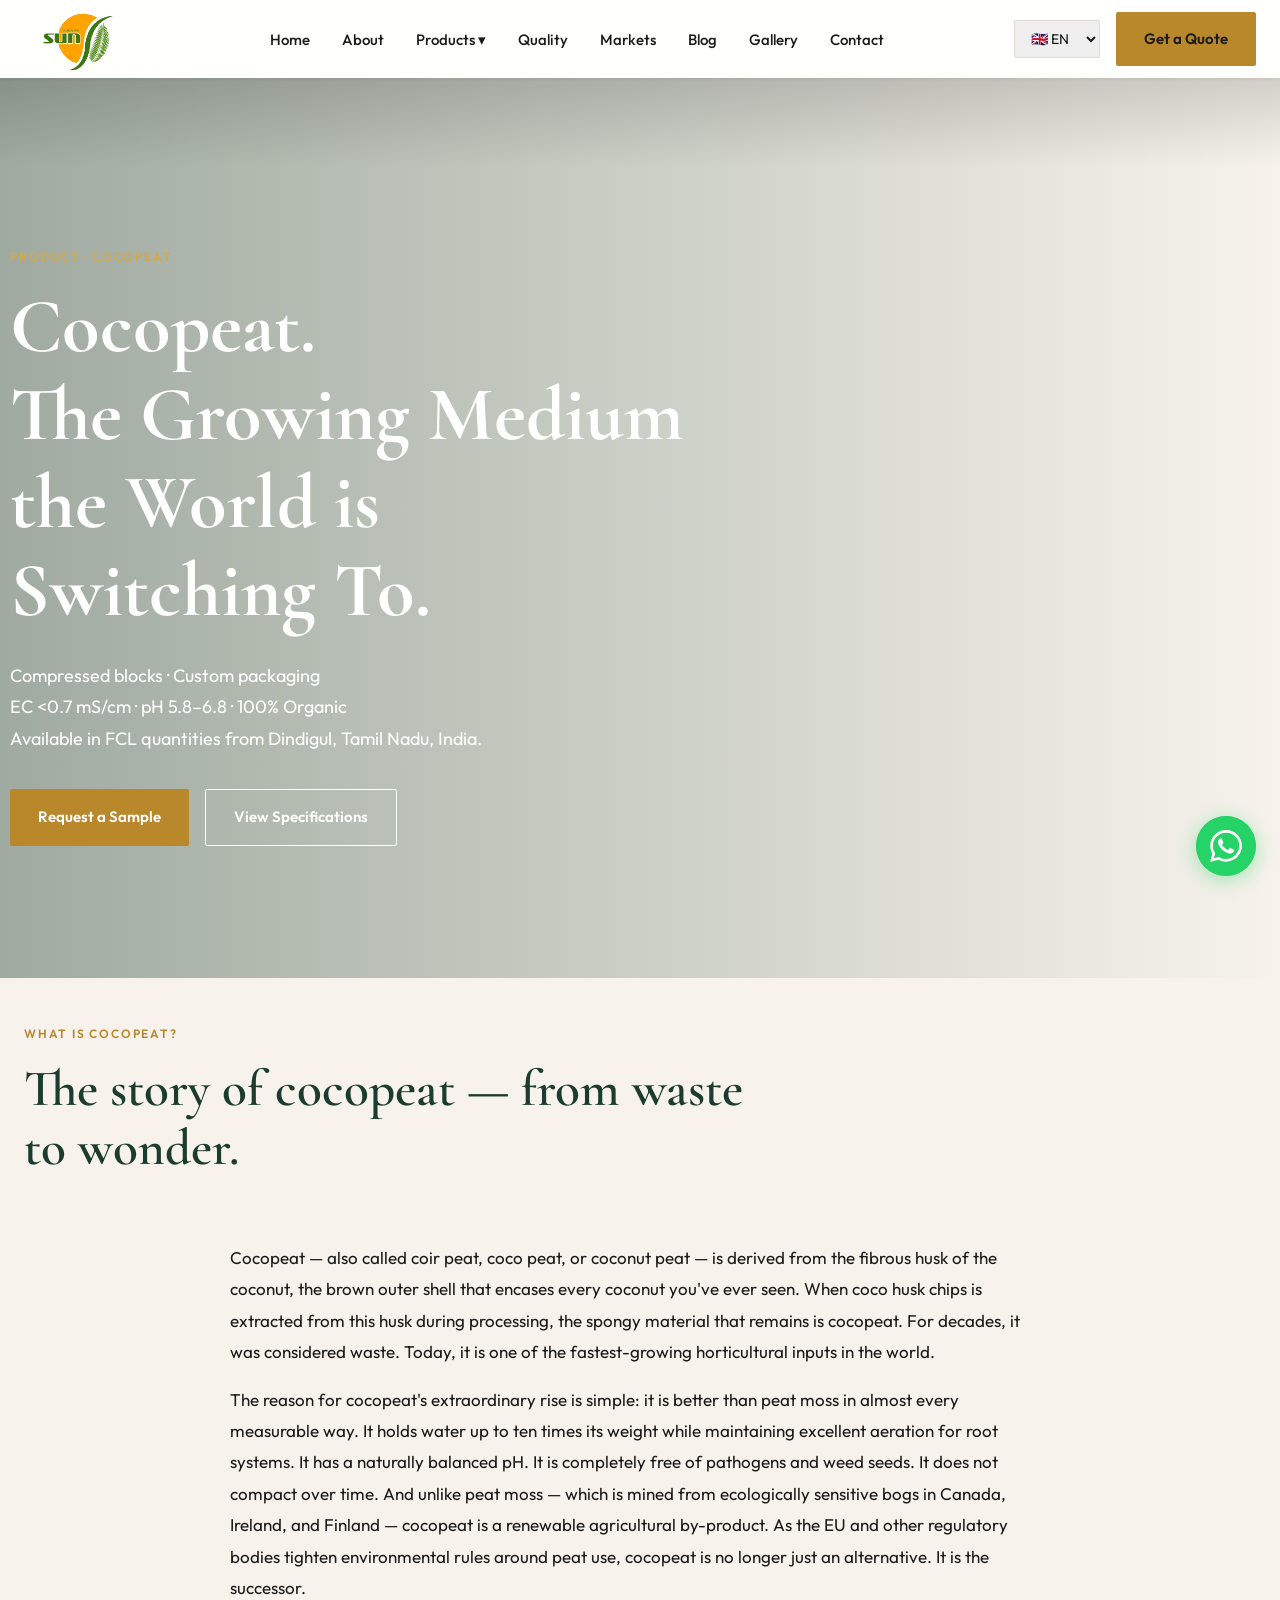
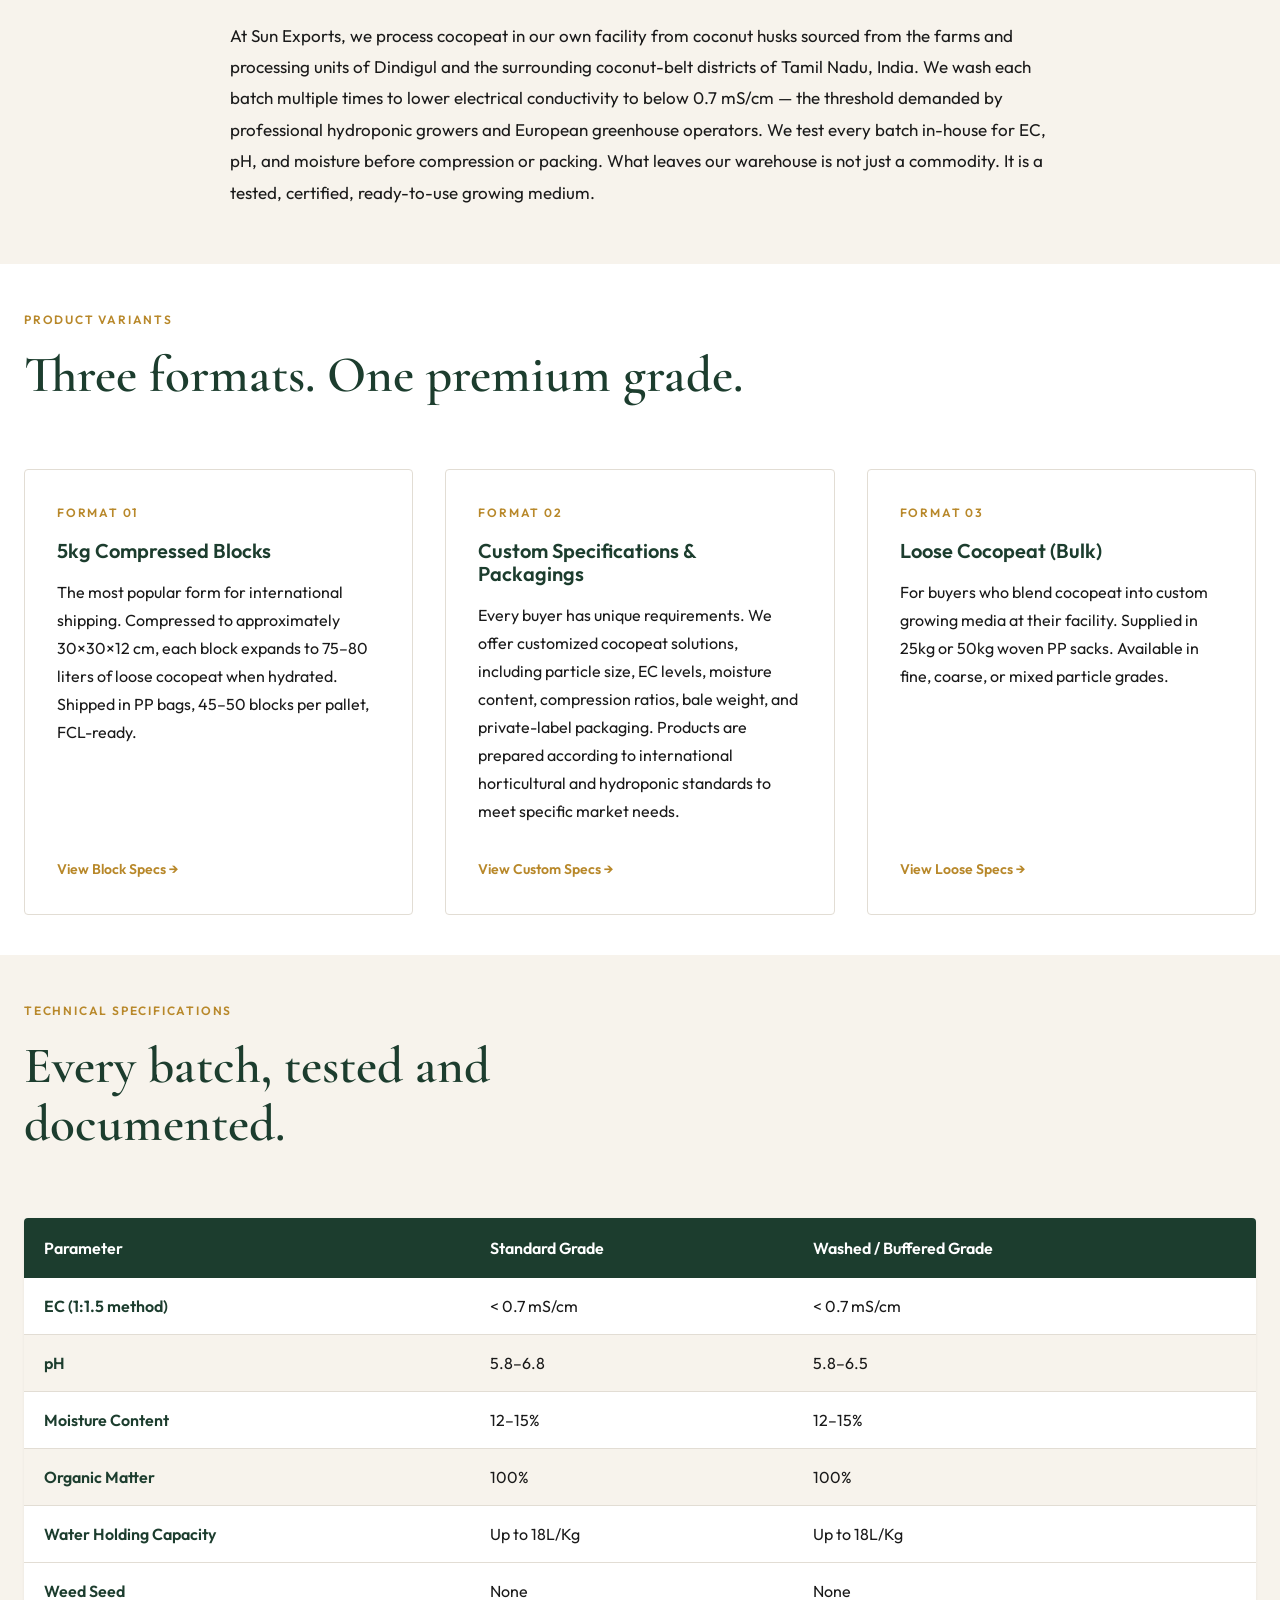
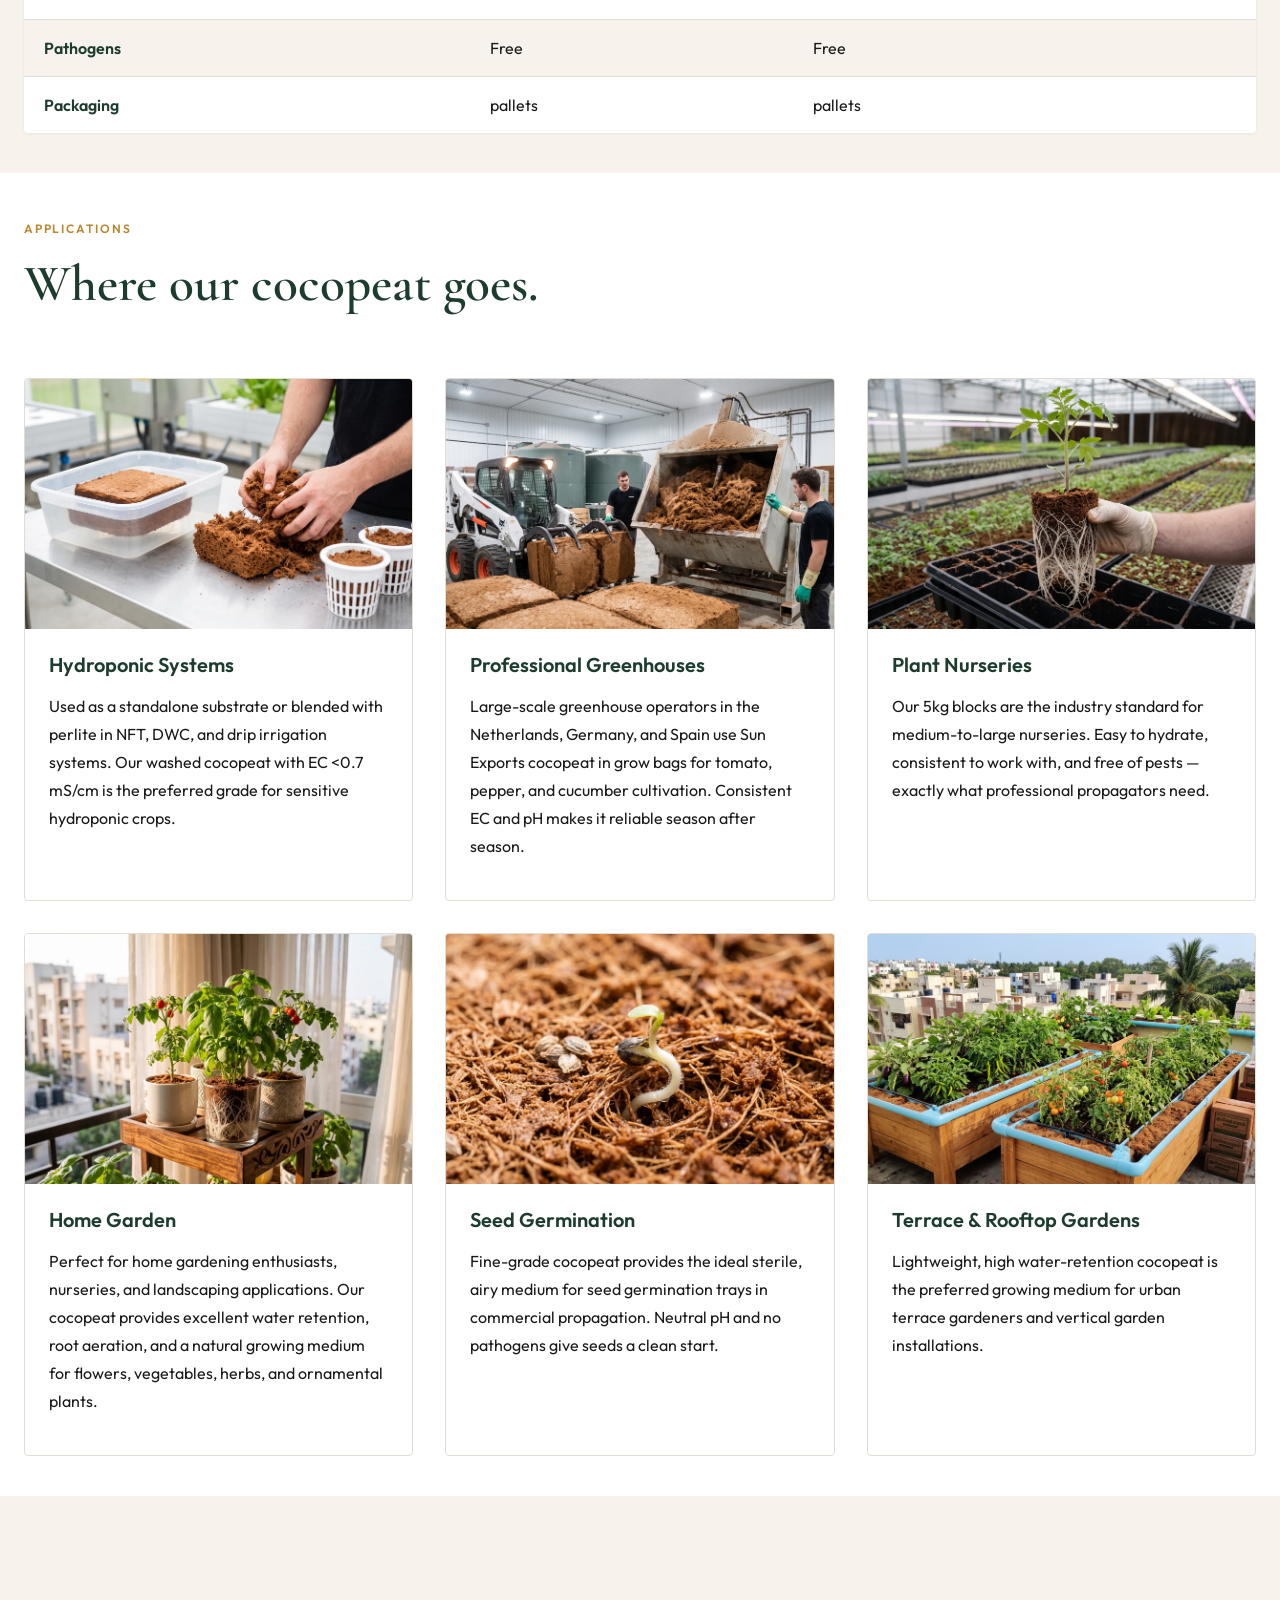
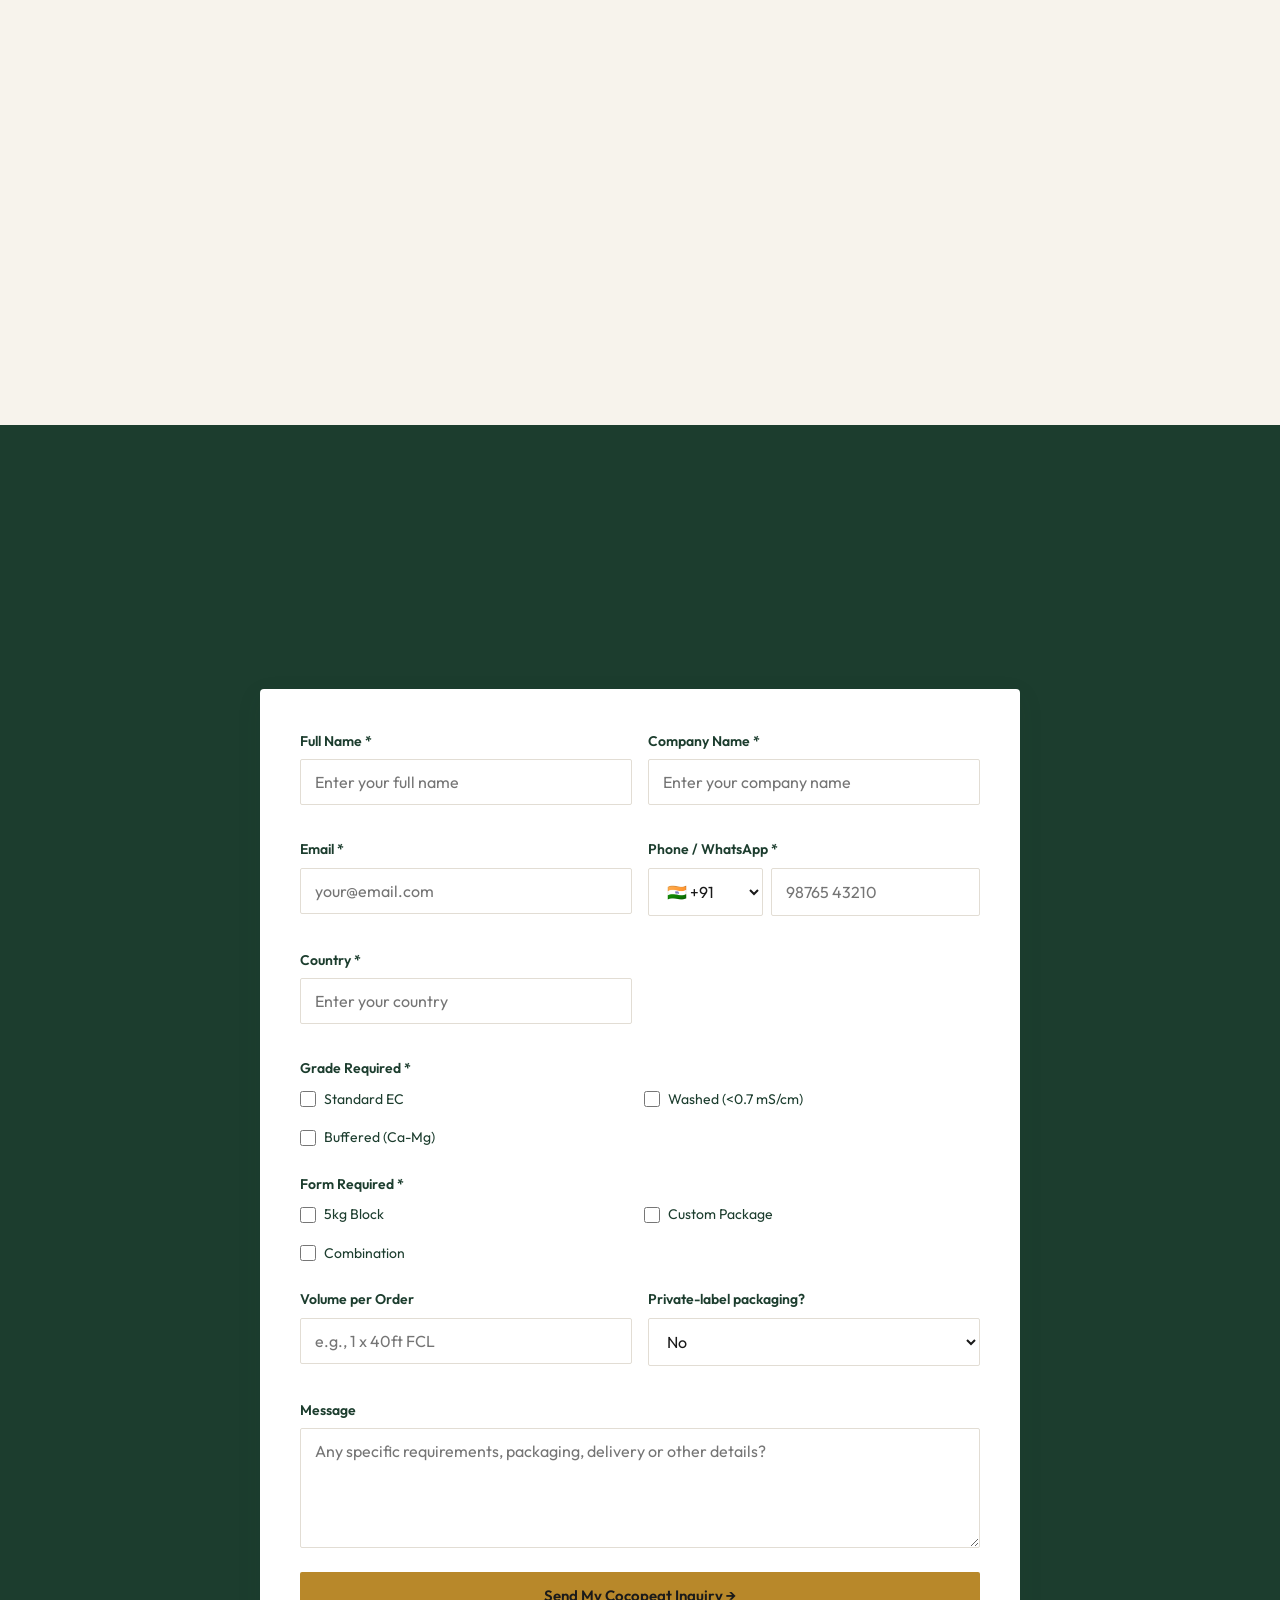
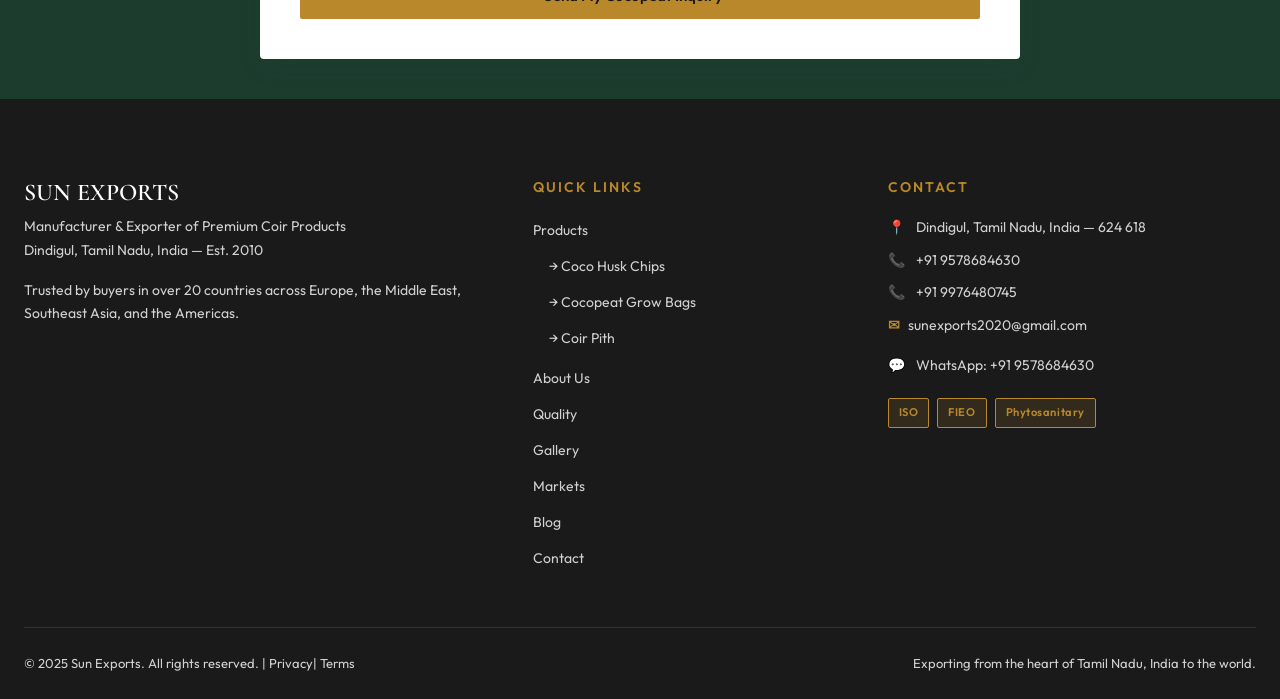
<file: cocopeat.html>
<!DOCTYPE html>
<html lang="en">
<head>
  <meta charset="UTF-8">
  <meta name="viewport" content="width=device-width, initial-scale=1.0">
  <title>Cocopeat Blocks & Custom Packing Solutions — Washed Grade Supplier | Sun Exports India</title>
  <meta name="description" content="Buy premium cocopeat blocks (5kg), Custom Packaging, and bulk loose coco peat from Sun Exports. EC <1.0 mS/cm, pH 5.8-6.8. Export to EU, GCC, USA & more.">
  <link rel="preconnect" href="https://fonts.googleapis.com">
  <link rel="preconnect" href="https://fonts.gstatic.com" crossorigin>
  <link href="https://fonts.googleapis.com/css2?family=Cormorant+Garamond:wght@500;600;700&family=Outfit:wght@400;500;600;700&display=swap" rel="stylesheet">
  <link rel="stylesheet" href="css/styles.css">
  <link rel="icon" type="image/x-icon" href="assests/favicon/favicon.ico">
  <link rel="icon" type="image/png" sizes="32x32" href="assests/favicon/favicon-32x32.png">
  <link rel="icon" type="image/png" sizes="16x16" href="assests/favicon/favicon-16x16.png">
  <link rel="apple-touch-icon" sizes="180x180" href="assests/favicon/apple-touch-icon.png">
  <link rel="manifest" href="assests/favicon/site.webmanifest">
  <!-- Meta Pixel Code -->
<script>
!function(f,b,e,v,n,t,s)
{if(f.fbq)return;n=f.fbq=function(){n.callMethod?
n.callMethod.apply(n,arguments):n.queue.push(arguments)};
if(!f._fbq)f._fbq=n;n.push=n;n.loaded=!0;n.version='2.0';
n.queue=[];t=b.createElement(e);t.async=!0;
t.src=v;s=b.getElementsByTagName(e)[0];
s.parentNode.insertBefore(t,s)}(window, document,'script',
'https://connect.facebook.net/en_US/fbevents.js');
fbq('init', '969789018894408');
fbq('track', 'PageView');
</script>
<noscript><img height="1" width="1" style="display:none"
src="https://www.facebook.com/tr?id=969789018894408&ev=PageView&noscript=1"
/></noscript>
<!-- End Meta Pixel Code -->
<!-- Google tag (gtag.js) -->
<script async src="https://www.googletagmanager.com/gtag/js?id=G-MS99GR96VF"></script>
<script>
  window.dataLayer = window.dataLayer || [];
  function gtag(){dataLayer.push(arguments);}
  gtag('js', new Date());

  gtag('config', 'G-MS99GR96VF');
</script>
</head>
<body>

<nav class="nav scrolled">
  <div class="nav-inner">
    <a href="index.html" class="nav-logo">
      <img src="assests/images/SUN LOGO.png" alt="Sun Exports Logo" class="logo-img">
    </a>
    <ul class="nav-links">
        <li><a href="index.html">Home</a></li>
        <li><a href="about.html">About</a></li>
        <li class="nav-dropdown">
          <a href="products.html">Products &#9662;</a>
          <div class="nav-dropdown-menu">
            <a href="cocopeat.html" class="active">Cocopeat</a>
            <a href="coco-husk-chips.html">Coco Husk Chips</a>
            <a href="cocopeat-grow-bags.html">Cocopeat Grow Bags</a>
            <a href="coir-pith.html">Coir Pith</a>
          </div>
        </li>
        <li><a href="quality.html">Quality</a></li>
        <li><a href="export-markets.html">Markets</a></li>
        <li><a href="blog.html">Blog</a></li>
        <li><a href="gallery.html">Gallery</a></li>
        <li><a href="contact.html">Contact</a></li>
      </ul>
    <div class="nav-actions">
      <select id="lang-select" class="lang-switcher" aria-label="Language">
        <option value="en">&#127468;&#127463; EN</option>
        <option value="ar">&#127480;&#127462; AR</option>
        <option value="es">&#127466;&#127480; ES</option>
        <option value="fr">&#127467;&#127479; FR</option>
        <option value="de">&#127465;&#127466; DE</option>
        <option value="ja">&#127471;&#127477; JA</option>
        <option value="ko">&#127472;&#127479; KO</option>
        <option value="pt">&#127463;&#127479; PT</option>
        <option value="nl">&#127475;&#127473; NL</option>
        <option value="zh-CN">&#127464;&#127475; CN</option>
      </select>
      <a href="contact.html" class="btn btn-gold">Get a Quote</a>
      <button class="hamburger" aria-label="Menu"><span></span><span></span><span></span></button>
    </div>
  </div>
</nav>

<div class="mobile-menu">
    <a href="index.html">Home</a>
    <a href="about.html">About</a>
    <a href="products.html">Products</a>
    <a href="coco-husk-chips.html">Coco husk chips</a>
    <a href="cocopeat-grow-bags.html">Cocopeat grow bags</a>
    <a href="coir-pith.html">Coir pitch / Dust</a>
    <a href="quality.html">Quality</a>
    <a href="export-markets.html">Markets</a>
    <a href="blog.html">Blog</a>
    <a href="gallery.html">Gallery</a>
    <a href="contact.html">Contact</a>
  </div>

<header class="hero short" style="background-image: url('https://images.unsplash.com/photo-1416879595882-3373a0480b5b?w=1920&amp;q=80');">
  <div class="hero-content">
    <span class="eyebrow">Product &middot; Cocopeat</span>
    <h1>Cocopeat.<br>The Growing Medium the World is<br>Switching To.</h1>
    <p>Compressed blocks &middot; Custom packaging<br>EC &lt;0.7 mS/cm &middot; pH 5.8&ndash;6.8 &middot; 100% Organic<br>Available in FCL quantities from Dindigul, Tamil Nadu, India.</p>
    <div class="hero-cta">
      <a href="#inquiry" class="btn btn-gold">Request a Sample</a>
      <a href="#specs" class="btn btn-outline">View Specifications</a>
    </div>
  </div>
</header>

<section class="section-cream">
  <div class="container">
    <div class="section-head reveal">
      <span class="eyebrow">What is Cocopeat?</span>
      <h2>The story of cocopeat &mdash; from waste to wonder.</h2>
    </div>
    <div style="max-width: 820px; margin: 0 auto; font-size: 1.0625rem; line-height: 1.85;">
      <p class="reveal">Cocopeat &mdash; also called coir peat, coco peat, or coconut peat &mdash; is derived from the fibrous husk of the coconut, the brown outer shell that encases every coconut you've ever seen. When coco husk chips is extracted from this husk during processing, the spongy material that remains is cocopeat. For decades, it was considered waste. Today, it is one of the fastest-growing horticultural inputs in the world.</p>
      <p class="reveal">The reason for cocopeat's extraordinary rise is simple: it is better than peat moss in almost every measurable way. It holds water up to ten times its weight while maintaining excellent aeration for root systems. It has a naturally balanced pH. It is completely free of pathogens and weed seeds. It does not compact over time. And unlike peat moss &mdash; which is mined from ecologically sensitive bogs in Canada, Ireland, and Finland &mdash; cocopeat is a renewable agricultural by-product. As the EU and other regulatory bodies tighten environmental rules around peat use, cocopeat is no longer just an alternative. It is the successor.</p>
      <p class="reveal">At Sun Exports, we process cocopeat in our own facility from coconut husks sourced from the farms and processing units of Dindigul and the surrounding coconut-belt districts of Tamil Nadu, India. We wash each batch multiple times to lower electrical conductivity to below 0.7 mS/cm &mdash; the threshold demanded by professional hydroponic growers and European greenhouse operators. We test every batch in-house for EC, pH, and moisture before compression or packing. What leaves our warehouse is not just a commodity. It is a tested, certified, ready-to-use growing medium.</p>
    </div>
  </div>
</section>

<section class="section-white">
  <div class="container">
    <div class="section-head reveal">
      <span class="eyebrow">Product Variants</span>
      <h2>Three formats. One premium grade.</h2>
    </div>
    <div class="grid grid-3">
      <div class="variant-card reveal">
        <span class="eyebrow">Format 01</span>
        <h3>5kg Compressed Blocks</h3>
        <p>The most popular form for international shipping. Compressed to approximately 30&times;30&times;12 cm, each block expands to 75&ndash;80 liters of loose cocopeat when hydrated. Shipped in PP bags, 45&ndash;50 blocks per pallet, FCL-ready.</p>
        <a href="#inquiry">View Block Specs &rarr;</a>
      </div>
      <div class="variant-card reveal reveal-delay-1">
        <span class="eyebrow">Format 02</span>
        <h3>Custom Specifications & Packagings</h3>
        <p>Every buyer has unique requirements. We offer customized cocopeat solutions, including particle size, EC levels, moisture content, compression ratios, bale weight, and private-label packaging. Products are prepared according to international horticultural and hydroponic standards to meet specific market needs.</p>
        <a href="#inquiry">View Custom Specs &rarr;</a>
      </div>
      <div class="variant-card reveal reveal-delay-2">
        <span class="eyebrow">Format 03</span>
        <h3>Loose Cocopeat (Bulk)</h3>
        <p>For buyers who blend cocopeat into custom growing media at their facility. Supplied in 25kg or 50kg woven PP sacks. Available in fine, coarse, or mixed particle grades.</p>
        <a href="#inquiry">View Loose Specs &rarr;</a>
      </div>
    </div>
  </div>
</section>

<section class="section-cream" id="specs">
  <div class="container">
    <div class="section-head reveal">
      <span class="eyebrow">Technical Specifications</span>
      <h2>Every batch, tested and documented.</h2>
    </div>
    <div class="reveal" style="overflow-x: auto; background: var(--color-white); border-radius: var(--radius-card); box-shadow: var(--shadow-sm);">
      <table style="width: 100%; border-collapse: collapse; min-width: 640px;">
        <thead>
          <tr style="background: var(--color-forest); color: var(--color-white);">
            <th style="padding: 16px 20px; text-align: left; font-weight: 600;">Parameter</th>
            <th style="padding: 16px 20px; text-align: left; font-weight: 600;">Standard Grade</th>
            <th style="padding: 16px 20px; text-align: left; font-weight: 600;">Washed / Buffered Grade</th>
          </tr>
        </thead>
        <tbody>
          <tr style="border-bottom: 1px solid var(--color-border);"><td style="padding: 14px 20px; font-weight: 600; color: var(--color-forest);">EC (1:1.5 method)</td><td style="padding: 14px 20px;">&lt; 0.7 mS/cm</td><td style="padding: 14px 20px;">&lt; 0.7 mS/cm</td></tr>
          <tr style="border-bottom: 1px solid var(--color-border); background: var(--color-cream);"><td style="padding: 14px 20px; font-weight: 600; color: var(--color-forest);">pH</td><td style="padding: 14px 20px;">5.8&ndash;6.8</td><td style="padding: 14px 20px;">5.8&ndash;6.5</td></tr>
          <tr style="border-bottom: 1px solid var(--color-border);"><td style="padding: 14px 20px; font-weight: 600; color: var(--color-forest);">Moisture Content</td><td style="padding: 14px 20px;">12&ndash;15%</td><td style="padding: 14px 20px;">12&ndash;15%</td></tr>
          <tr style="border-bottom: 1px solid var(--color-border); background: var(--color-cream);"><td style="padding: 14px 20px; font-weight: 600; color: var(--color-forest);">Organic Matter</td><td style="padding: 14px 20px;"> 100%</td><td style="padding: 14px 20px;"> 100%</td></tr>
          <tr style="border-bottom: 1px solid var(--color-border);"><td style="padding: 14px 20px; font-weight: 600; color: var(--color-forest);">Water Holding Capacity</td><td style="padding: 14px 20px;">Up to 18L/Kg</td><td style="padding: 14px 20px;">Up to 18L/Kg</td></tr>
          <tr style="border-bottom: 1px solid var(--color-border);"><td style="padding: 14px 20px; font-weight: 600; color: var(--color-forest);">Weed Seed</td><td style="padding: 14px 20px;">None</td><td style="padding: 14px 20px;">None</td></tr>
          <tr style="border-bottom: 1px solid var(--color-border); background: var(--color-cream);"><td style="padding: 14px 20px; font-weight: 600; color: var(--color-forest);">Pathogens</td><td style="padding: 14px 20px;">Free</td><td style="padding: 14px 20px;">Free</td></tr>
          <tr><td style="padding: 14px 20px; font-weight: 600; color: var(--color-forest);">Packaging</td><td style="padding: 14px 20px;">pallets</td><td style="padding: 14px 20px;">pallets</td></tr>
        </tbody>
      </table>
    </div>
  </div>
</section>

<section class="section-white">
  <div class="container">
    <div class="section-head reveal">
      <span class="eyebrow">Applications</span>
      <h2>Where our cocopeat goes.</h2>
    </div>
    <div class="grid grid-3">

      <div class="feature-card reveal" style="padding: 0; overflow: hidden;">
        <img src="assests/images/applications/use-hydroponic.webp"
             alt="Hydroponic Systems"
             style="width:100%; height:250px; object-fit:cover; display:block;">
        <div style="padding: 24px;">
          <h3>Hydroponic Systems</h3>
          <p>Used as a standalone substrate or blended with perlite in NFT, DWC, and drip irrigation systems. Our washed cocopeat with EC &lt;0.7 mS/cm is the preferred grade for sensitive hydroponic crops.</p>
        </div>
      </div>

      <div class="feature-card reveal reveal-delay-1" style="padding: 0; overflow: hidden;">
        <img src="assests/images/applications/use-greenhouse.webp"
             alt="Professional Greenhouse cocopeat grow bags"
             style="width:100%; height:250px; object-fit:cover; display:block;">
        <div style="padding: 24px;">
          <h3>Professional Greenhouses</h3>
          <p>Large-scale greenhouse operators in the Netherlands, Germany, and Spain use Sun Exports cocopeat in grow bags for tomato, pepper, and cucumber cultivation. Consistent EC and pH makes it reliable season after season.</p>
        </div>
      </div>

      <div class="feature-card reveal reveal-delay-2" style="padding: 0; overflow: hidden;">
        <img src="assests/images/applications/use-nursery.webp"
             alt="Plant Nurseries using cocopeat blocks"
             style="width:100%; height:250px; object-fit:cover; display:block;">
        <div style="padding: 24px;">
          <h3>Plant Nurseries</h3>
          <p>Our 5kg blocks are the industry standard for medium-to-large nurseries. Easy to hydrate, consistent to work with, and free of pests &mdash; exactly what professional propagators need.</p>
        </div>
      </div>

      <div class="feature-card reveal" style="padding: 0; overflow: hidden;">
        <img src="assests/images/applications/use-retail.webp"
             alt="Home Garden with cocopeat"
             style="width:100%; height:250px; object-fit:cover; display:block;">
        <div style="padding: 24px;">
          <h3>Home Garden</h3>
          <p>Perfect for home gardening enthusiasts, nurseries, and landscaping applications. Our cocopeat provides excellent water retention, root aeration, and a natural growing medium for flowers, vegetables, herbs, and ornamental plants.</p>
        </div>
      </div>

      <div class="feature-card reveal reveal-delay-1" style="padding: 0; overflow: hidden;">
        <img src="assests/images/applications/use-seed-germination.webp"
             alt="Seed Germination trays with cocopeat"
             style="width:100%; height:250px; object-fit:cover; display:block;">
        <div style="padding: 24px;">
          <h3>Seed Germination</h3>
          <p>Fine-grade cocopeat provides the ideal sterile, airy medium for seed germination trays in commercial propagation. Neutral pH and no pathogens give seeds a clean start.</p>
        </div>
      </div>

      <div class="feature-card reveal reveal-delay-2" style="padding: 0; overflow: hidden;">
        <img src="assests/images/applications/use-terrace-garden.webp"
             alt="Terrace and rooftop garden using cocopeat"
             style="width:100%; height:250px; object-fit:cover; display:block;">
        <div style="padding: 24px;">
          <h3>Terrace &amp; Rooftop Gardens</h3>
          <p>Lightweight, high water-retention cocopeat is the preferred growing medium for urban terrace gardeners and vertical garden installations.</p>
        </div>
      </div>

    </div>
  </div>
</section>

<section class="section-cream">
  <div class="container">
    <div class="section-head reveal">
      <span class="eyebrow">Why Sun Exports</span>
      <h2>Why buy cocopeat from us?</h2>
    </div>
    <div class="grid grid-2 reveal" style="gap: 16px 48px;">
      <div style="display: flex; gap: 12px; padding: 8px 0;"><span style="color: var(--color-success); font-weight: 700;">&#10003;</span> Manufactured in Dindigul &mdash; Tamil Nadu, India's coconut belt</div>
      <div style="display: flex; gap: 12px; padding: 8px 0;"><span style="color: var(--color-success); font-weight: 700;">&#10003;</span> FCL and mixed container shipments</div>
      <div style="display: flex; gap: 12px; padding: 8px 0;"><span style="color: var(--color-success); font-weight: 700;">&#10003;</span> In-house EC and pH testing for every batch</div>
      <div style="display: flex; gap: 12px; padding: 8px 0;"><span style="color: var(--color-success); font-weight: 700;">&#10003;</span> Phytosanitary Certificate arranged</div>
      <div style="display: flex; gap: 12px; padding: 8px 0;"><span style="color: var(--color-success); font-weight: 700;">&#10003;</span> Certificate of Analysis included with each shipment</div>
      <div style="display: flex; gap: 12px; padding: 8px 0;"><span style="color: var(--color-success); font-weight: 700;">&#10003;</span> Custom block dimensions available</div>
      <div style="display: flex; gap: 12px; padding: 8px 0;"><span style="color: var(--color-success); font-weight: 700;">&#10003;</span> Private-label packaging for distributors</div>
      <div style="display: flex; gap: 12px; padding: 8px 0;"><span style="color: var(--color-success); font-weight: 700;">&#10003;</span> Buffered grades (Ca-Mg enriched) available on request</div>
      <div style="display: flex; gap: 12px; padding: 8px 0;"><span style="color: var(--color-success); font-weight: 700;">&#10003;</span> Sample orders available for first-time buyers</div>
    </div>
  </div>
</section>

<section class="section-forest" id="inquiry">
  <div class="container">
    <div class="section-head center reveal">
      <span class="eyebrow">Request a Quote</span>
      <h2>Tell us what you need.<br>We'll quote within 24 hours.</h2>
    </div>
    <div class="reveal" style="max-width: 760px; margin: 0 auto;">
    <form class="form-card" data-google-sheet="cocopeat" style="background: var(--color-white);">

      <div class="form-row">

        <div class="form-field">
          <label>Full Name *</label>
          <input
            type="text"
            name="name"
            required
            placeholder="Enter your full name"
          >
        </div>

        <div class="form-field">
          <label>Company Name *</label>
          <input
            type="text"
            name="company"
            required
            placeholder="Enter your company name"
          >
        </div>

      </div>


      <div class="form-row">

        <div class="form-field">
          <label>Email *</label>
          <input
            type="email"
            name="email"
            required
            placeholder="your@email.com"
          >
        </div>


        <div class="form-field">
          <label>Phone / WhatsApp *</label>

          <div style="display: flex; gap: 8px;">

            <select
              name="country_code_select"
              id="country-code-select"
              required
              style="max-width: 115px;"
              onchange="toggleCustomCountryCode(this)"
            >
              <option value="+91">🇮🇳 +91</option>
              <option value="+1">🇺🇸 +1</option>
              <option value="+44">🇬🇧 +44</option>
              <option value="+971">🇦🇪 +971</option>
              <option value="+966">🇸🇦 +966</option>
              <option value="+65">🇸🇬 +65</option>
              <option value="+60">🇲🇾 +60</option>
              <option value="+61">🇦🇺 +61</option>
              <option value="+49">🇩🇪 +49</option>
              <option value="+33">🇫🇷 +33</option>
              <option value="+34">🇪🇸 +34</option>
              <option value="+81">🇯🇵 +81</option>
              <option value="+82">🇰🇷 +82</option>
              <option value="+86">🇨🇳 +86</option>
              <option value="+31">🇳🇱 +31</option>
              <option value="+55">🇧🇷 +55</option>
              <option value="other">Other</option>
            </select>


            <input
              type="text"
              name="custom_country_code"
              id="custom-country-code"
              placeholder="+Country Code"
              style="display: none; max-width: 115px;"
              inputmode="tel"
            >


            <input
              type="tel"
              name="phone"
              required
              placeholder="98765 43210"
              style="flex: 1;"
            >

          </div>

        </div>

      </div>


      <div class="form-row">

        <div class="form-field">
          <label>Country *</label>

          <input
            type="text"
            name="country"
            required
            placeholder="Enter your country"
          >
        </div>

      </div>


      <div class="form-field">

        <label>Grade Required *</label>

        <div class="check-group">

          <label>
            <input
              type="checkbox"
              name="grade"
              value="Standard EC"
            >
            Standard EC
          </label>

          <label>
            <input
              type="checkbox"
              name="grade"
              value="Washed <0.7 mS/cm"
            >
            Washed (&lt;0.7 mS/cm)
          </label>

          <label>
            <input
              type="checkbox"
              name="grade"
              value="Buffered Ca-Mg"
            >
            Buffered (Ca-Mg)
          </label>

        </div>

      </div>


      <div class="form-field">

        <label>Form Required *</label>

        <div class="check-group">

          <label>
            <input
              type="checkbox"
              name="form_required"
              value="5kg Block"
            >
            5kg Block
          </label>

          <label>
            <input
              type="checkbox"
              name="form_required"
              value="Custom Package"
            >
            Custom Package
          </label>

          <label>
            <input
              type="checkbox"
              name="form_required"
              value="Combination"
            >
            Combination
          </label>

        </div>

      </div>


      <div class="form-row">

        <div class="form-field">
          <label>Volume per Order</label>

          <input
            type="text"
            name="volume"
            placeholder="e.g., 1 x 40ft FCL"
          >
        </div>


        <div class="form-field">

          <label>Private-label packaging?</label>

          <select name="private_label">

            <option value="No">No</option>
            <option value="Yes">Yes</option>
            <option value="Discuss">Discuss</option>

          </select>

        </div>

      </div>


      <div class="form-field">

        <label>Message</label>

        <textarea
          name="message"
          rows="3"
          placeholder="Any specific requirements, packaging, delivery or other details?"
        ></textarea>

      </div>


      <button
        type="submit"
        class="btn btn-gold"
        style="width: 100%; justify-content: center;"
      >
        Send My Cocopeat Inquiry &rarr;
      </button>

    </form>


<script>
function toggleCustomCountryCode(select) {

  const customInput = document.getElementById("custom-country-code");

  if (select.value === "other") {

    customInput.style.display = "block";
    customInput.required = true;
    customInput.focus();

  } else {

    customInput.style.display = "none";
    customInput.required = false;
    customInput.value = "";

  }

}
</script>

      <div class="form-success">
        <h3>Thank you, <span class="success-name"></span>!</h3>
        <p>Your cocopeat inquiry has been received. Our export team will contact you at <span class="success-email"></span> within 24 hours.</p>
      </div>
    </div>
  </div>
</section>

<footer>
  <div class="container">
    <div class="footer-grid">
      <div class="footer-brand">
        <h3>SUN EXPORTS</h3>
        <p>Manufacturer &amp; Exporter of Premium Coir Products<br>Dindigul, Tamil Nadu, India &mdash; Est. 2010</p>
        <p style="margin-top: 16px;">Trusted by buyers in over 20 countries across Europe, the Middle East, Southeast Asia, and the Americas.</p>
      </div>
      <div>
        <h4>Quick Links</h4>
        <ul>
          <li><a href="products.html">Products</a></li>
          <li style="padding-left: 16px;"><a href="coco-husk-chips.html">&rarr; Coco Husk Chips</a></li>
          <li style="padding-left: 16px;"><a href="cocopeat-grow-bags.html">&rarr; Cocopeat Grow Bags</a></li>
          <li style="padding-left: 16px;"><a href="coir-pith.html">&rarr; Coir Pith</a></li>
          <li style="margin-top: 12px;"><a href="about.html">About Us</a></li>
          <li><a href="quality.html">Quality</a></li>
          <li><a href="gallery.html">Gallery</a></li>
          <li><a href="export-markets.html">Markets</a></li>
          <li><a href="blog.html">Blog</a></li>
          <li><a href="contact.html">Contact</a></li>
        </ul>
      </div>
      <div class="footer-contact">
        <h4>Contact</h4>
        <p><span class="label">&#128205;</span> Dindigul, Tamil Nadu, India &mdash; 624 618</p>
        <p><span class="label">&#128222;</span> +91 9578684630</p>
        <p><span class="label">&#128222;</span> +91 9976480745</p>
        <p><span class="label">&#9993;</span><a href="mailto:sunexports2020@gmail.com">sunexports2020@gmail.com</a></p>
          <p style="margin-top:16px;">
    <span class="label">&#128172;</span>
    <a href="https://wa.me/919578684630?text=Hello%20Sun%20Exports,%20I%20am%20interested%20in%20your%20coir%20products.%20Could%20you%20please%20share%20your%20product%20catalogue%20and%20quotation?" target="_blank" rel="noopener">
      WhatsApp: +91 9578684630
    </a>
  </p>
        <div class="certs">
          <span class="cert-badge">ISO</span>
          <span class="cert-badge">FIEO</span>
          <span class="cert-badge">Phytosanitary</span>
        </div>
      </div>
    </div>
    <div class="footer-bottom">
      <div>&copy; 2025 Sun Exports. All rights reserved. | <a href="privacy-policy.html">Privacy</a>| <a href="#">Terms</a></div>
      <div>Exporting from the heart of Tamil Nadu, India to the world.</div>
    </div>
  </div>
</footer>

<a href="https://wa.me/919578684630?text=Hello%2C%20I%27m%20interested%20in%20getting%20a%20quote%20for%20coir%20products%20from%20Sun%20Exports." class="whatsapp-float" target="_blank" rel="noopener" aria-label="WhatsApp">
  <svg viewBox="0 0 24 24" fill="currentColor"><path d="M17.472 14.382c-.297-.149-1.758-.867-2.03-.967-.273-.099-.471-.148-.67.15-.197.297-.767.966-.94 1.164-.173.199-.347.223-.644.075-.297-.15-1.255-.463-2.39-1.475-.883-.788-1.48-1.761-1.653-2.059-.173-.297-.018-.458.13-.606.134-.133.298-.347.446-.52.149-.174.198-.298.298-.497.099-.198.05-.371-.025-.52-.075-.149-.669-1.612-.916-2.207-.242-.579-.487-.5-.669-.51-.173-.008-.371-.01-.57-.01-.198 0-.52.074-.792.372-.272.297-1.04 1.016-1.04 2.479 0 1.462 1.065 2.875 1.213 3.074.149.198 2.096 3.2 5.077 4.487.709.306 1.262.489 1.694.625.712.227 1.36.195 1.871.118.571-.085 1.758-.719 2.006-1.413.248-.694.248-1.289.173-1.413-.074-.124-.272-.198-.57-.347m-5.421 7.403h-.004a9.87 9.87 0 01-5.031-1.378l-.361-.214-3.741.982.998-3.648-.235-.374a9.86 9.86 0 01-1.51-5.26c.001-5.45 4.436-9.884 9.888-9.884 2.64 0 5.122 1.03 6.988 2.898a9.825 9.825 0 012.893 6.994c-.003 5.45-4.437 9.884-9.885 9.884m8.413-18.297A11.815 11.815 0 0012.05 0C5.495 0 .16 5.335.157 11.892c0 2.096.547 4.142 1.588 5.945L.057 24l6.305-1.654a11.882 11.882 0 005.683 1.448h.005c6.554 0 11.89-5.335 11.893-11.893a11.821 11.821 0 00-3.48-8.413z"/></svg>
  <span class="label">Chat with us</span>
</a>

<div id="google_translate_element" style="display:none;"></div>
<script src="https://translate.google.com/translate_a/element.js?cb=googleTranslateElementInit"></script>
<script src="js/main.js"></script>


</body>
</html>
</file>
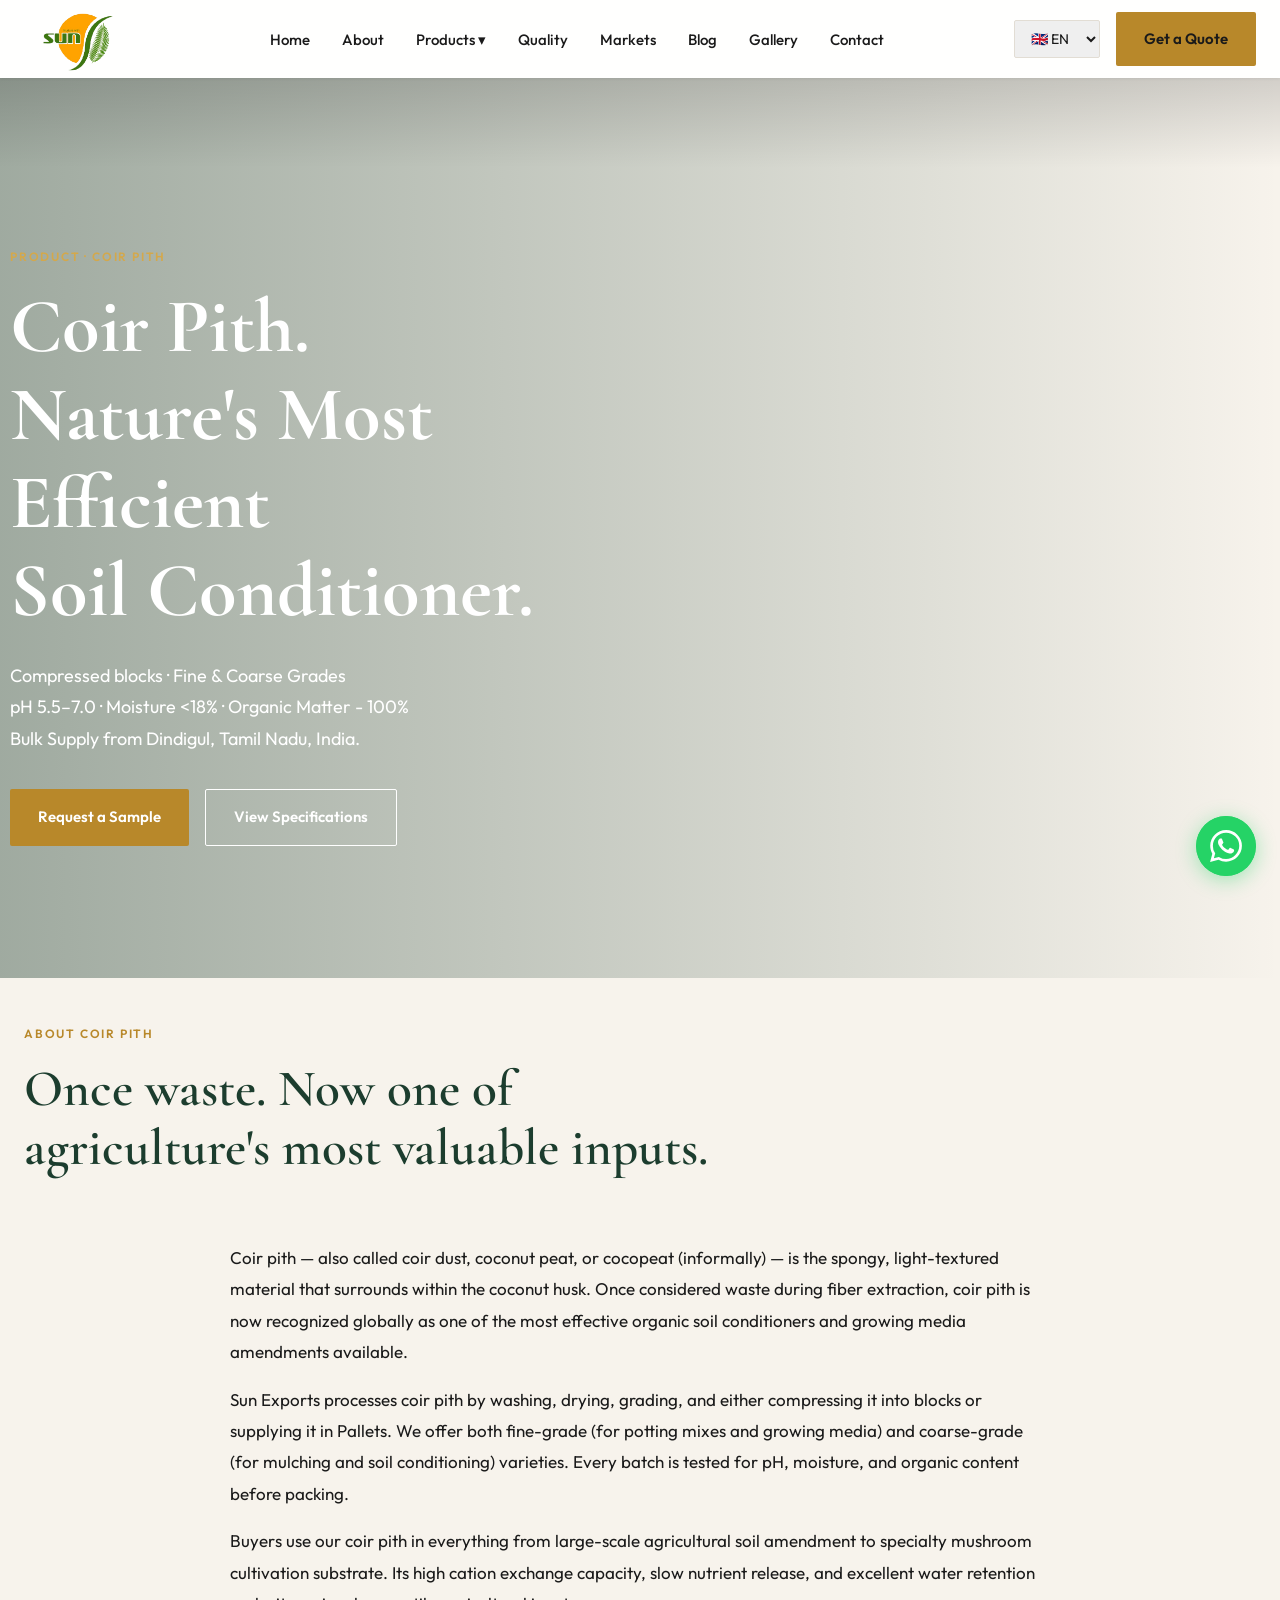
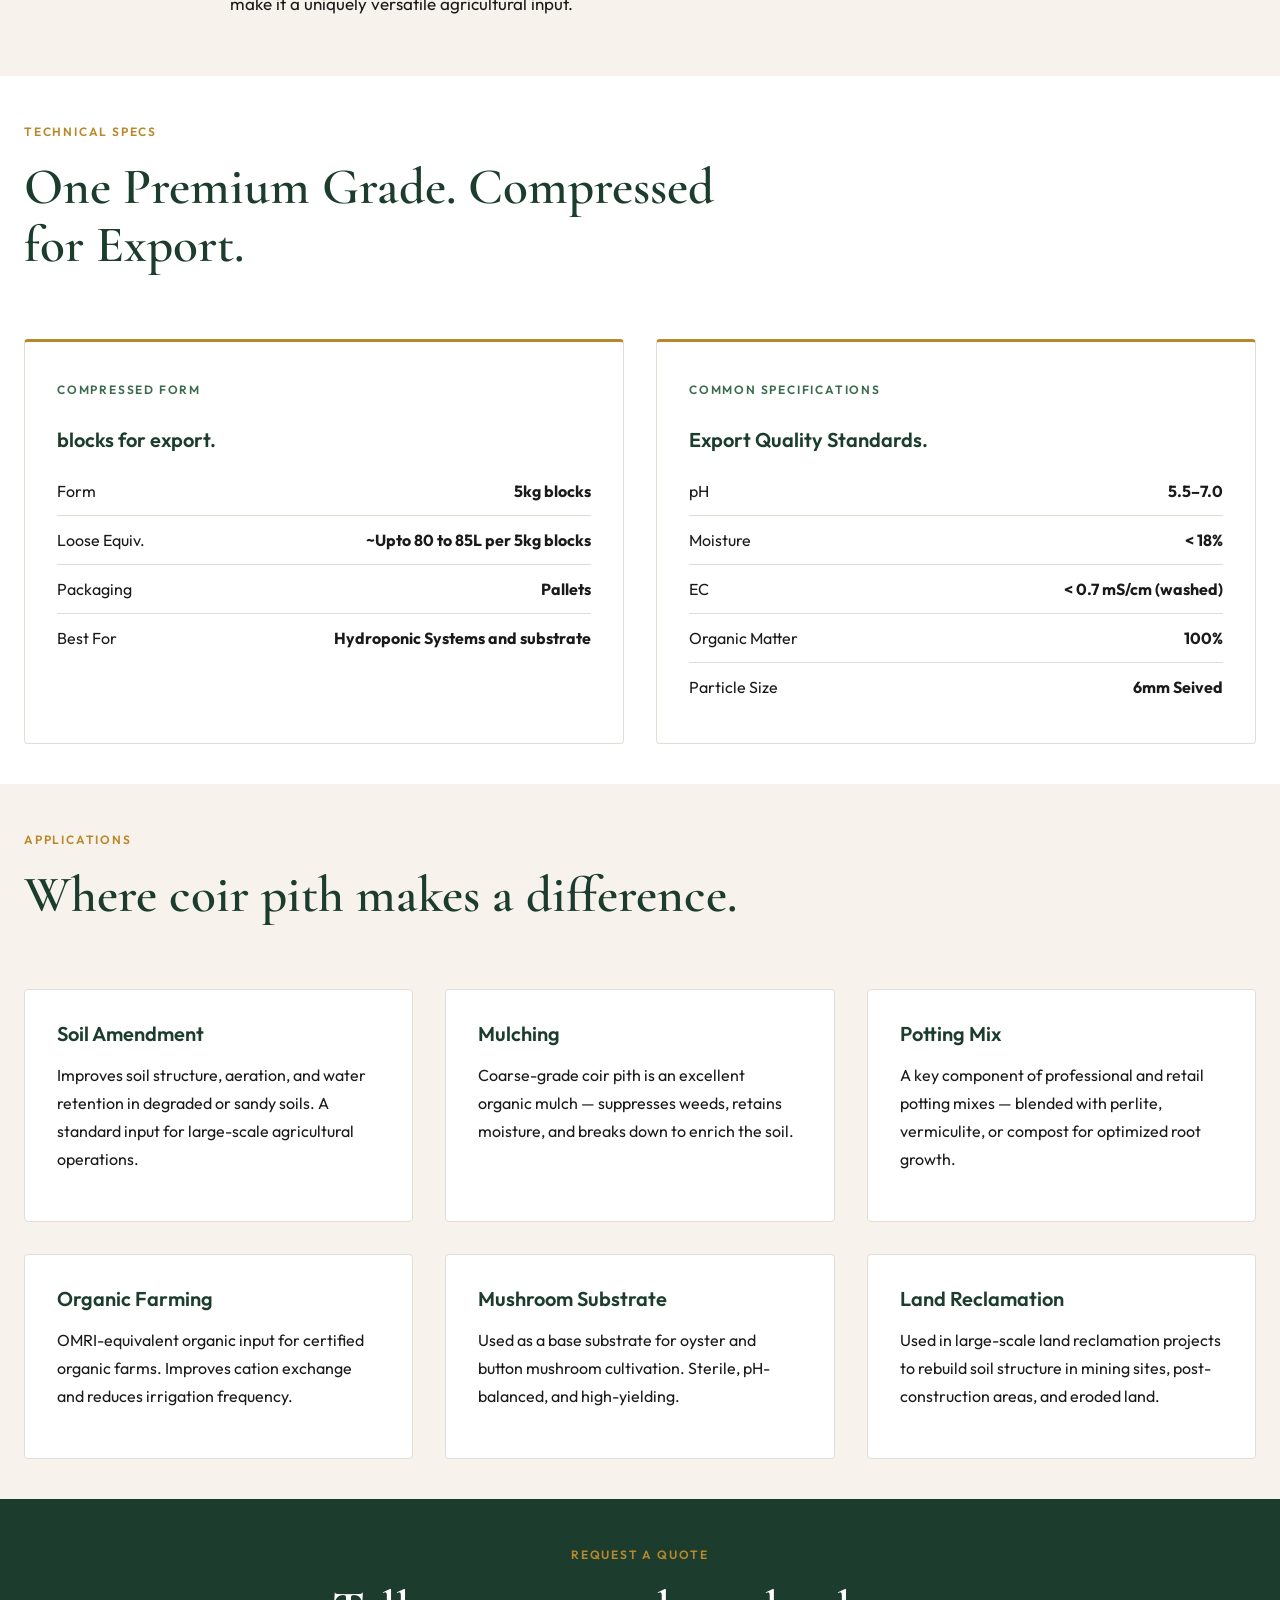
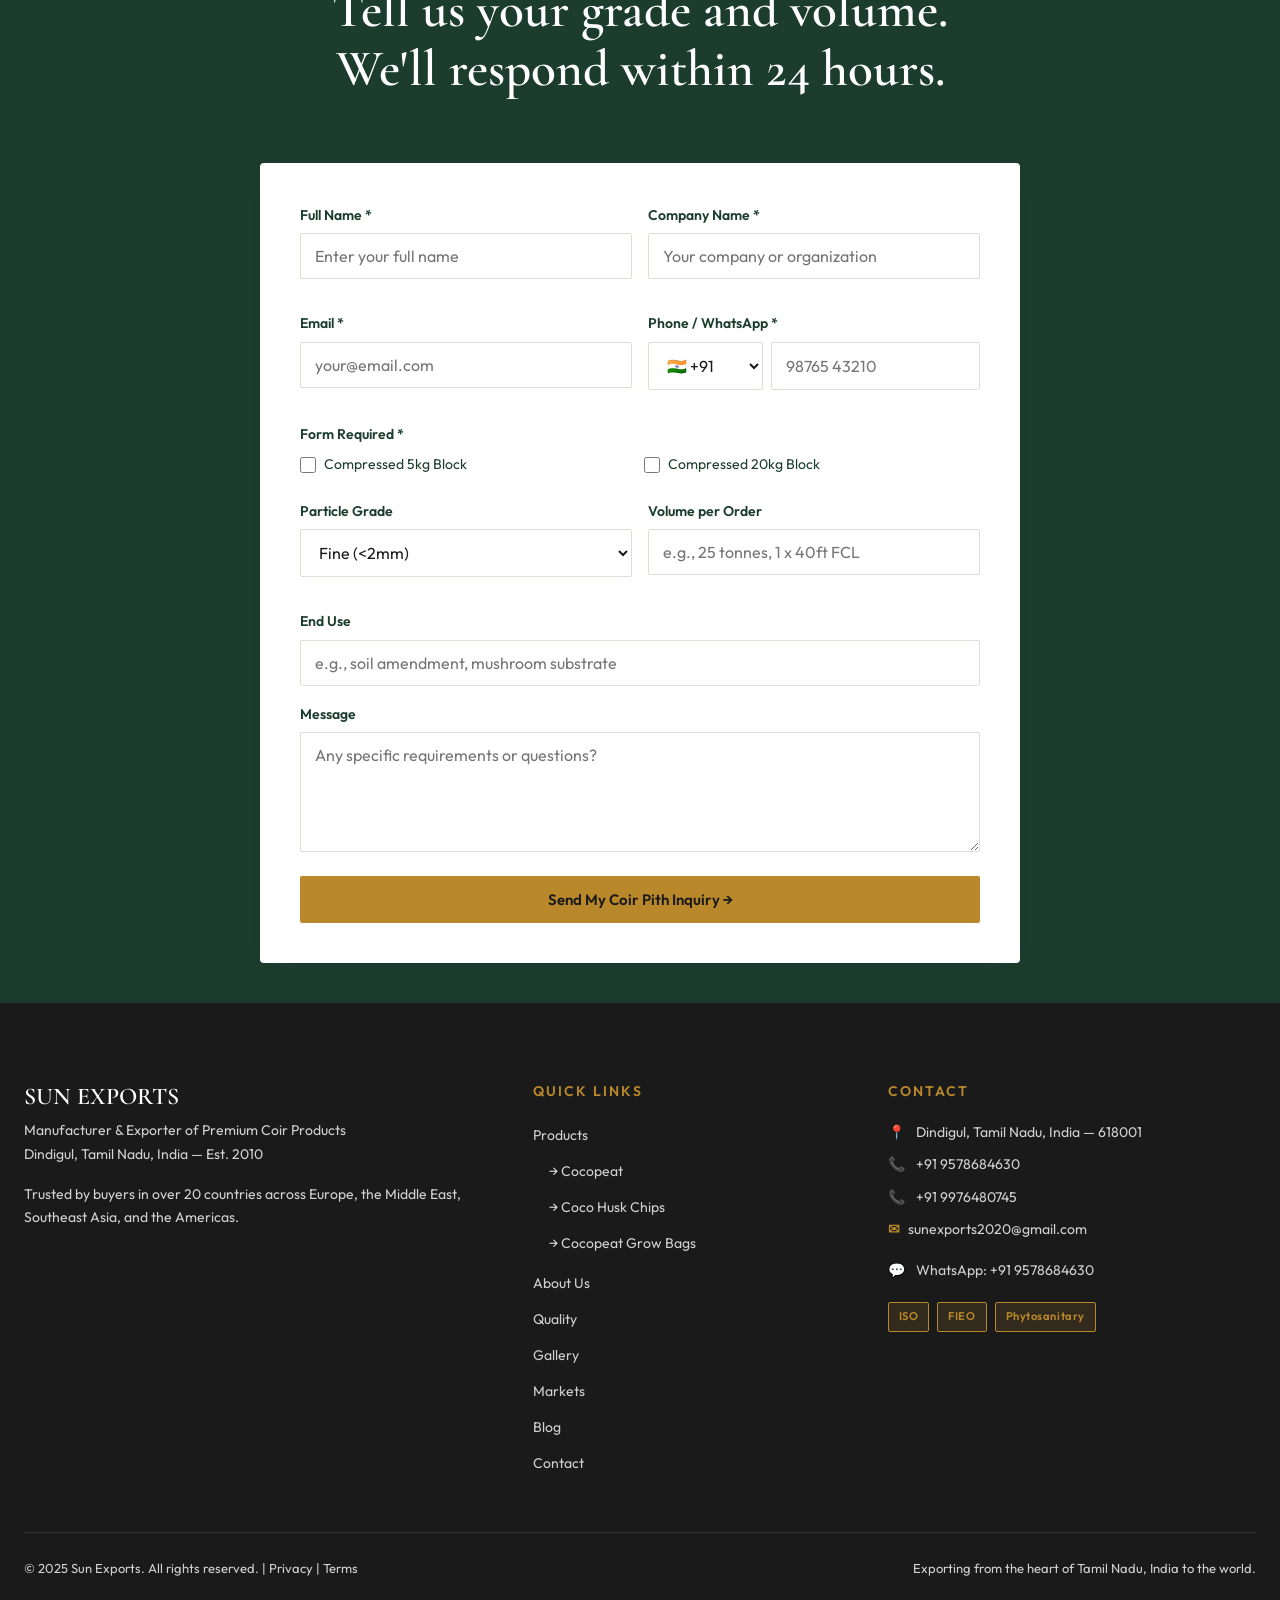
<file: coir-pith.html>
<!DOCTYPE html>
<html lang="en">
<head>
  <meta charset="UTF-8">
  <meta name="viewport" content="width=device-width, initial-scale=1.0">
  <title>coir pith / Coir Dust — Soil Conditioner Exporter | Sun Exports</title>
  <meta name="description" content="Premium coir pith (coir dust) for soil amendment, mulching, and organic farming. Compressed block and loose bags. pH 5.5-7.0. Export from India.">
  <link rel="preconnect" href="https://fonts.googleapis.com">
  <link rel="preconnect" href="https://fonts.gstatic.com" crossorigin>
  <link href="https://fonts.googleapis.com/css2?family=Cormorant+Garamond:wght@500;600;700&family=Outfit:wght@400;500;600;700&display=swap" rel="stylesheet">
  <link rel="stylesheet" href="css/styles.css">
  <!-- Favicon -->
  <link rel="icon" type="image/x-icon" href="assests/favicon/favicon.ico">
  <link rel="icon" type="image/png" sizes="32x32" href="assests/favicon/favicon-32x32.png">
  <link rel="icon" type="image/png" sizes="16x16" href="assests/favicon/favicon-16x16.png">
  <link rel="apple-touch-icon" sizes="180x180" href="assests/favicon/apple-touch-icon.png">
  <link rel="manifest" href="assests/favicon/site.webmanifest">
  <!-- Meta Pixel Code -->
<script>
!function(f,b,e,v,n,t,s)
{if(f.fbq)return;n=f.fbq=function(){n.callMethod?
n.callMethod.apply(n,arguments):n.queue.push(arguments)};
if(!f._fbq)f._fbq=n;n.push=n;n.loaded=!0;n.version='2.0';
n.queue=[];t=b.createElement(e);t.async=!0;
t.src=v;s=b.getElementsByTagName(e)[0];
s.parentNode.insertBefore(t,s)}(window, document,'script',
'https://connect.facebook.net/en_US/fbevents.js');
fbq('init', '969789018894408');
fbq('track', 'PageView');
</script>
<noscript><img height="1" width="1" style="display:none"
src="https://www.facebook.com/tr?id=969789018894408&ev=PageView&noscript=1"
/></noscript>
<!-- End Meta Pixel Code -->
<!-- Google tag (gtag.js) -->
<script async src="https://www.googletagmanager.com/gtag/js?id=G-MS99GR96VF"></script>
<script>
  window.dataLayer = window.dataLayer || [];
  function gtag(){dataLayer.push(arguments);}
  gtag('js', new Date());

  gtag('config', 'G-MS99GR96VF');
</script>
</head>
<body>

<nav class="nav scrolled">
  <div class="nav-inner">
  <a href="index.html" class="nav-logo">
    <img src="assests/images/SUN LOGO.png" alt="Sun Exports Logo" class="logo-img">
  </a>
    <ul class="nav-links">
        <li><a href="index.html">Home</a></li>
        <li><a href="about.html">About</a></li>
        <li class="nav-dropdown">
          <a href="products.html">Products &#9662;</a>
          <div class="nav-dropdown-menu">
            <a href="cocopeat.html">Cocopeat</a>
            <a href="coco-husk-chips.html">Coco Husk Chips</a>
            <a href="cocopeat-grow-bags.html">Cocopeat Grow Bags</a>
            <a href="coir-pith.html" class="active">Coir Pith</a>
          </div>
        </li>
        <li><a href="quality.html">Quality</a></li>
        <li><a href="export-markets.html">Markets</a></li>
        <li><a href="blog.html">Blog</a></li>
        <li><a href="gallery.html">Gallery</a></li>
        <li><a href="contact.html">Contact</a></li>
      </ul>
    <div class="nav-actions">
      <select id="lang-select"
        class="lang-switcher"
        aria-label="Language"
        onchange="changeLanguage(this.value)">
        <option value="en">&#127468;&#127463; EN</option>
        <option value="ar">&#127480;&#127462; AR</option>
        <option value="es">&#127466;&#127480; ES</option>
        <option value="fr">&#127467;&#127479; FR</option>
        <option value="de">&#127465;&#127466; DE</option>
        <option value="ja">&#127471;&#127477; JA</option>
        <option value="ko">&#127472;&#127479; KO</option>
        <option value="pt">&#127463;&#127479; PT</option>
        <option value="nl">&#127475;&#127473; NL</option>
        <option value="zh-CN">&#127464;&#127475; CN</option>
      </select>
      <a href="contact.html" class="btn btn-gold">Get a Quote</a>
      <button class="hamburger" aria-label="Menu"><span></span><span></span><span></span></button>
    </div>
  </div>
</nav>

<div class="mobile-menu">
    <a href="index.html">Home</a>
    <a href="about.html">About</a>
    <a href="products.html">Products</a>
    <a href="cocopeat.html">Cocopeat</a>
    <a href="coco-husk-chips.html">Coco Husk Chips</a>
    <a href="cocopeat-grow-bags.html">Cocopeat Grow Bags</a>
    <a href="quality.html">Quality</a>
    <a href="export-markets.html">Markets</a>
    <a href="blog.html">Blog</a>
    <a href="gallery.html">Gallery</a>
    <a href="contact.html">Contact</a>
  </div>

<header class="hero short" style="background-image: url('https://images.unsplash.com/photo-1611843467160-25afb8df1074?w=1920&amp;q=80');">
  <div class="hero-content">
    <span class="eyebrow">Product &middot; coir pith</span>
    <h1>Coir Pith.<br>Nature's Most Efficient<br>Soil Conditioner.</h1>
    <p>Compressed blocks &middot; Fine &amp; Coarse Grades<br>pH 5.5&ndash;7.0 &middot; Moisture &lt;18% &middot; Organic Matter - 100%<br>Bulk Supply from Dindigul, Tamil Nadu, India.</p>
    <div class="hero-cta">
      <a href="#inquiry" class="btn btn-gold">Request a Sample</a>
      <a href="#specs" class="btn btn-outline">View Specifications</a>
    </div>
  </div>
</header>

<section class="section-cream">
  <div class="container">
    <div class="section-head reveal"><span class="eyebrow">About coir pith</span><h2>Once waste. Now one of agriculture's most valuable inputs.</h2></div>
    <div style="max-width: 820px; margin: 0 auto; font-size: 1.0625rem; line-height: 1.85;">
      <p class="reveal">Coir pith &mdash; also called coir dust, coconut peat, or cocopeat (informally) &mdash; is the spongy, light-textured material that surrounds within the coconut husk. Once considered waste during fiber extraction, coir pith is now recognized globally as one of the most effective organic soil conditioners and growing media amendments available.</p>
      <p class="reveal">Sun Exports processes coir pith by washing, drying, grading, and either compressing it into blocks or supplying it in Pallets. We offer both fine-grade (for potting mixes and growing media) and coarse-grade (for mulching and soil conditioning) varieties. Every batch is tested for pH, moisture, and organic content before packing.</p>
      <p class="reveal">Buyers use our coir pith in everything from large-scale agricultural soil amendment to specialty mushroom cultivation substrate. Its high cation exchange capacity, slow nutrient release, and excellent water retention make it a uniquely versatile agricultural input.</p>
    </div>
  </div>
</section>

<section class="section-white" id="specs">
  <div class="container">
    <div class="section-head reveal"><span class="eyebrow">Technical Specs</span><h2>One Premium Grade. Compressed for Export.</h2></div>
    <div class="grid grid-2" style="gap: 32px;">
      <div class="feature-card reveal" style="border-top: 3px solid var(--color-gold);">
        <span class="eyebrow" style="color: var(--color-sage);">Compressed Form</span>
        <h3 style="margin-top: 12px;">blocks for export.</h3>
        <ul style="all: unset; list-style: none;">
          <li style="padding: 10px 0; border-bottom: 1px solid var(--color-border); display: flex; justify-content: space-between; gap: 16px;"><span>Form</span><strong>5kg blocks</strong></li>
          <li style="padding: 10px 0; border-bottom: 1px solid var(--color-border); display: flex; justify-content: space-between; gap: 16px;"><span>Loose Equiv.</span><strong>~Upto 80 to 85L per 5kg blocks</strong></li>
          <li style="padding: 10px 0; border-bottom: 1px solid var(--color-border); display: flex; justify-content: space-between; gap: 16px;"><span>Packaging</span><strong>Pallets</strong></li>
          <li style="padding: 10px 0; display: flex; justify-content: space-between; gap: 16px;"><span>Best For</span><strong>Hydroponic Systems and substrate</strong></li>
        </ul>
      </div>
      <div class="feature-card reveal reveal-delay-1" style="border-top: 3px solid var(--color-gold);">
  <span class="eyebrow" style="color: var(--color-sage);">Common Specifications</span>

  <h3 style="margin-top: 12px;">Export Quality Standards.</h3>

  <ul style="all: unset; list-style: none;">
    <li style="padding: 10px 0; border-bottom: 1px solid var(--color-border); display: flex; justify-content: space-between; gap: 16px;">
      <span>pH</span>
      <strong>5.5–7.0</strong>
    </li>

    <li style="padding: 10px 0; border-bottom: 1px solid var(--color-border); display: flex; justify-content: space-between; gap: 16px;">
      <span>Moisture</span>
      <strong>&lt; 18%</strong>
    </li>

    <li style="padding: 10px 0; border-bottom: 1px solid var(--color-border); display: flex; justify-content: space-between; gap: 16px;">
      <span>EC</span>
      <strong>&lt; 0.7 mS/cm (washed)</strong>
    </li>

    <li style="padding: 10px 0; border-bottom: 1px solid var(--color-border); display: flex; justify-content: space-between; gap: 16px;">
      <span>Organic Matter</span>
      <strong> 100%</strong>
    </li>
    <li style="padding: 10px 0; display: flex; justify-content: space-between; gap: 16px;">
      <span>Particle Size</span>
      <strong>6mm Seived</strong>
    </li>
  </ul>
</div>
    </div>
  </div>
</section>

<section class="section-cream">
  <div class="container">
    <div class="section-head reveal"><span class="eyebrow">Applications</span><h2>Where coir pith makes a difference.</h2></div>
    <div class="grid grid-3">
      <div class="feature-card reveal"><h3>Soil Amendment</h3><p>Improves soil structure, aeration, and water retention in degraded or sandy soils. A standard input for large-scale agricultural operations.</p></div>
      <div class="feature-card reveal reveal-delay-1"><h3>Mulching</h3><p>Coarse-grade coir pith is an excellent organic mulch &mdash; suppresses weeds, retains moisture, and breaks down to enrich the soil.</p></div>
      <div class="feature-card reveal reveal-delay-2"><h3>Potting Mix</h3><p>A key component of professional and retail potting mixes &mdash; blended with perlite, vermiculite, or compost for optimized root growth.</p></div>
      <div class="feature-card reveal"><h3>Organic Farming</h3><p>OMRI-equivalent organic input for certified organic farms. Improves cation exchange and reduces irrigation frequency.</p></div>
      <div class="feature-card reveal reveal-delay-1"><h3>Mushroom Substrate</h3><p>Used as a base substrate for oyster and button mushroom cultivation. Sterile, pH-balanced, and high-yielding.</p></div>
      <div class="feature-card reveal reveal-delay-2"><h3>Land Reclamation</h3><p>Used in large-scale land reclamation projects to rebuild soil structure in mining sites, post-construction areas, and eroded land.</p></div>
    </div>
  </div>
</section>

<section class="section-forest" id="inquiry">
  <div class="container">
    <div class="section-head center reveal"><span class="eyebrow">Request a Quote</span><h2>Tell us your grade and volume.<br>We'll respond within 24 hours.</h2></div>
    <div class="reveal" style="max-width: 760px; margin: 0 auto;">

      <form class="form-card" data-google-sheet="coir-pith">

        <div class="form-row">

          <div class="form-field">
            <label>Full Name *</label>
            <input
              type="text"
              name="name"
              required
              placeholder="Enter your full name">
          </div>

          <div class="form-field">
            <label>Company Name *</label>
            <input
              type="text"
              name="company"
              required
              placeholder="Your company or organization">
          </div>

        </div>


        <div class="form-row">

          <div class="form-field">

            <label>Email *</label>

            <input
              type="email"
              name="email"
              required
              placeholder="your@email.com">

          </div>


          <div class="form-field">

            <label>Phone / WhatsApp *</label>

            <div style="display: flex; gap: 8px;">

              <select
                name="country_code_select"
                id="coirpith-country-code-select"
                required
                onchange="toggleCoirPithCustomCountryCode(this)"
                style="max-width: 115px;">

                <option value="+91">🇮🇳 +91</option>
                <option value="+1">🇺🇸 +1</option>
                <option value="+44">🇬🇧 +44</option>
                <option value="+971">🇦🇪 +971</option>
                <option value="+966">🇸🇦 +966</option>
                <option value="+65">🇸🇬 +65</option>
                <option value="+60">🇲🇾 +60</option>
                <option value="+61">🇦🇺 +61</option>
                <option value="+49">🇩🇪 +49</option>
                <option value="+33">🇫🇷 +33</option>
                <option value="+34">🇪🇸 +34</option>
                <option value="+81">🇯🇵 +81</option>
                <option value="+82">🇰🇷 +82</option>
                <option value="+86">🇨🇳 +86</option>
                <option value="+31">🇳🇱 +31</option>
                <option value="+55">🇧🇷 +55</option>
                <option value="other">Other</option>

              </select>


              <input
                type="text"
                name="custom_country_code"
                id="coirpith-custom-country-code"
                placeholder="+Code"
                inputmode="tel"
                style="display: none; max-width: 115px;">


              <input
                type="tel"
                name="phone"
                required
                placeholder="98765 43210"
                style="flex: 1;">

            </div>

          </div>

        </div>


        <div class="form-field">

          <label>Form Required *</label>

          <div class="check-group">

            <label>
              <input
                type="checkbox"
                name="form_required"
                value="Compressed 5kg Blocks">
              Compressed 5kg Block
            </label>

            <label>
              <input
                type="checkbox"
                name="form_required"
                value="Compressed 20kg Block">
              Compressed 20kg Block
            </label>

          </div>

        </div>


        <div class="form-row">

          <div class="form-field">

            <label>Particle Grade</label>

            <select name="grade">

              <option>Fine (&lt;2mm)</option>
              <option>Coarse (2–10mm)</option>
              <option>Mixed</option>

            </select>

          </div>


          <div class="form-field">

            <label>Volume per Order</label>

            <input
              type="text"
              name="volume"
              placeholder="e.g., 25 tonnes, 1 x 40ft FCL">

          </div>

        </div>


        <div class="form-field">

          <label>End Use</label>

          <input
            type="text"
            name="enduse"
            placeholder="e.g., soil amendment, mushroom substrate">

        </div>


        <div class="form-field">

          <label>Message</label>

          <textarea
            name="message"
            rows="3"
            placeholder="Any specific requirements or questions?"></textarea>

        </div>


        <button
          type="submit"
          class="btn btn-gold"
          style="width: 100%; justify-content: center;">

          Send My Coir Pith Inquiry →

        </button>

      </form>


      <script>

      function toggleCoirPithCustomCountryCode(select) {

        const customInput =
          document.getElementById("coirpith-custom-country-code");

        if (select.value === "other") {

          customInput.style.display = "block";
          customInput.required = true;
          customInput.focus();

        } else {

          customInput.style.display = "none";
          customInput.required = false;
          customInput.value = "";

        }

      }

      </script>

      <div class="form-success">
        <h3>Thank you, <span class="success-name"></span>!</h3>
        <p>Your coir pith inquiry has been received. Our export team will contact you at <span class="success-email"></span> within 24 hours.</p>
      </div>
    </div>
  </div>
</section>

<footer>
  <div class="container">
    <div class="footer-grid">
      <div class="footer-brand">
        <h3>SUN EXPORTS</h3>
        <p>Manufacturer &amp; Exporter of Premium Coir Products<br>Dindigul, Tamil Nadu, India &mdash; Est. 2010</p>
        <p style="margin-top: 16px;">Trusted by buyers in over 20 countries across Europe, the Middle East, Southeast Asia, and the Americas.</p>
      </div>
      <div>
        <h4>Quick Links</h4>
        <ul>
          <li><a href="products.html">Products</a></li>
          <li style="padding-left: 16px;"><a href="cocopeat.html">&rarr; Cocopeat</a></li>
          <li style="padding-left: 16px;"><a href="coco-husk-chips.html">&rarr; Coco Husk Chips</a></li>
          <li style="padding-left: 16px;"><a href="cocopeat-grow-bags.html">&rarr; Cocopeat Grow Bags</a></li>
          <li style="margin-top: 12px;"><a href="about.html">About Us</a></li>
          <li><a href="quality.html">Quality</a></li>
          <li><a href="gallery.html">Gallery</a></li>
          <li><a href="export-markets.html">Markets</a></li>
          <li><a href="blog.html">Blog</a></li>
          <li><a href="contact.html">Contact</a></li>
        </ul>
      </div>
      <div class="footer-contact">
        <h4>Contact</h4>
        <p><span class="label">&#128205;</span> Dindigul, Tamil Nadu, India &mdash; 618001</p>
        <p><span class="label">&#128222;</span> +91 9578684630</p>
        <p><span class="label">&#128222;</span> +91 9976480745</p>
        <p><span class="label">&#9993;</span><a href="mailto:sunexports2020@gmail.com">sunexports2020@gmail.com</a></p>
          <p style="margin-top:16px;">
    <span class="label">&#128172;</span>
    <a href="https://wa.me/919578684630?text=Hello%20Sun%20Exports,%20I%20am%20interested%20in%20your%20coir%20products.%20Could%20you%20please%20share%20your%20product%20catalogue%20and%20quotation?" target="_blank" rel="noopener">
      WhatsApp: +91 9578684630
    </a>
  </p>
        <div class="certs">
          <span class="cert-badge">ISO</span>
          <span class="cert-badge">FIEO</span>
          <span class="cert-badge">Phytosanitary</span>
        </div>
      </div>
    </div>
    <div class="footer-bottom">
      <div>&copy; 2025 Sun Exports. All rights reserved. | <a href="privacy-policy.html">Privacy</a> | <a href="#">Terms</a></div>
      <div>Exporting from the heart of Tamil Nadu, India to the world.</div>
    </div>
  </div>
</footer>

<a href="https://wa.me/919578684630?text=Hello%2C%20I%27m%20interested%20in%20getting%20a%20quote%20for%20coir%20products%20from%20Sun%20Exports." class="whatsapp-float" target="_blank" rel="noopener" aria-label="WhatsApp">
  <svg viewBox="0 0 24 24" fill="currentColor"><path d="M17.472 14.382c-.297-.149-1.758-.867-2.03-.967-.273-.099-.471-.148-.67.15-.197.297-.767.966-.94 1.164-.173.199-.347.223-.644.075-.297-.15-1.255-.463-2.39-1.475-.883-.788-1.48-1.761-1.653-2.059-.173-.297-.018-.458.13-.606.134-.133.298-.347.446-.52.149-.174.198-.298.298-.497.099-.198.05-.371-.025-.52-.075-.149-.669-1.612-.916-2.207-.242-.579-.487-.5-.669-.51-.173-.008-.371-.01-.57-.01-.198 0-.52.074-.792.372-.272.297-1.04 1.016-1.04 2.479 0 1.462 1.065 2.875 1.213 3.074.149.198 2.096 3.2 5.077 4.487.709.306 1.262.489 1.694.625.712.227 1.36.195 1.871.118.571-.085 1.758-.719 2.006-1.413.248-.694.248-1.289.173-1.413-.074-.124-.272-.198-.57-.347m-5.421 7.403h-.004a9.87 9.87 0 01-5.031-1.378l-.361-.214-3.741.982.998-3.648-.235-.374a9.86 9.86 0 01-1.51-5.26c.001-5.45 4.436-9.884 9.888-9.884 2.64 0 5.122 1.03 6.988 2.898a9.825 9.825 0 012.893 6.994c-.003 5.45-4.437 9.884-9.885 9.884m8.413-18.297A11.815 11.815 0 0012.05 0C5.495 0 .16 5.335.157 11.892c0 2.096.547 4.142 1.588 5.945L.057 24l6.305-1.654a11.882 11.882 0 005.683 1.448h.005c6.554 0 11.89-5.335 11.893-11.893a11.821 11.821 0 00-3.48-8.413z"/></svg>
  <span class="label">Chat with us</span>
</a>

<div id="google_translate_element" style="display:none;"></div>
<script src="https://translate.google.com/translate_a/element.js?cb=googleTranslateElementInit"></script>
<script src="js/main.js"></script>


</body>
</html>
</file>
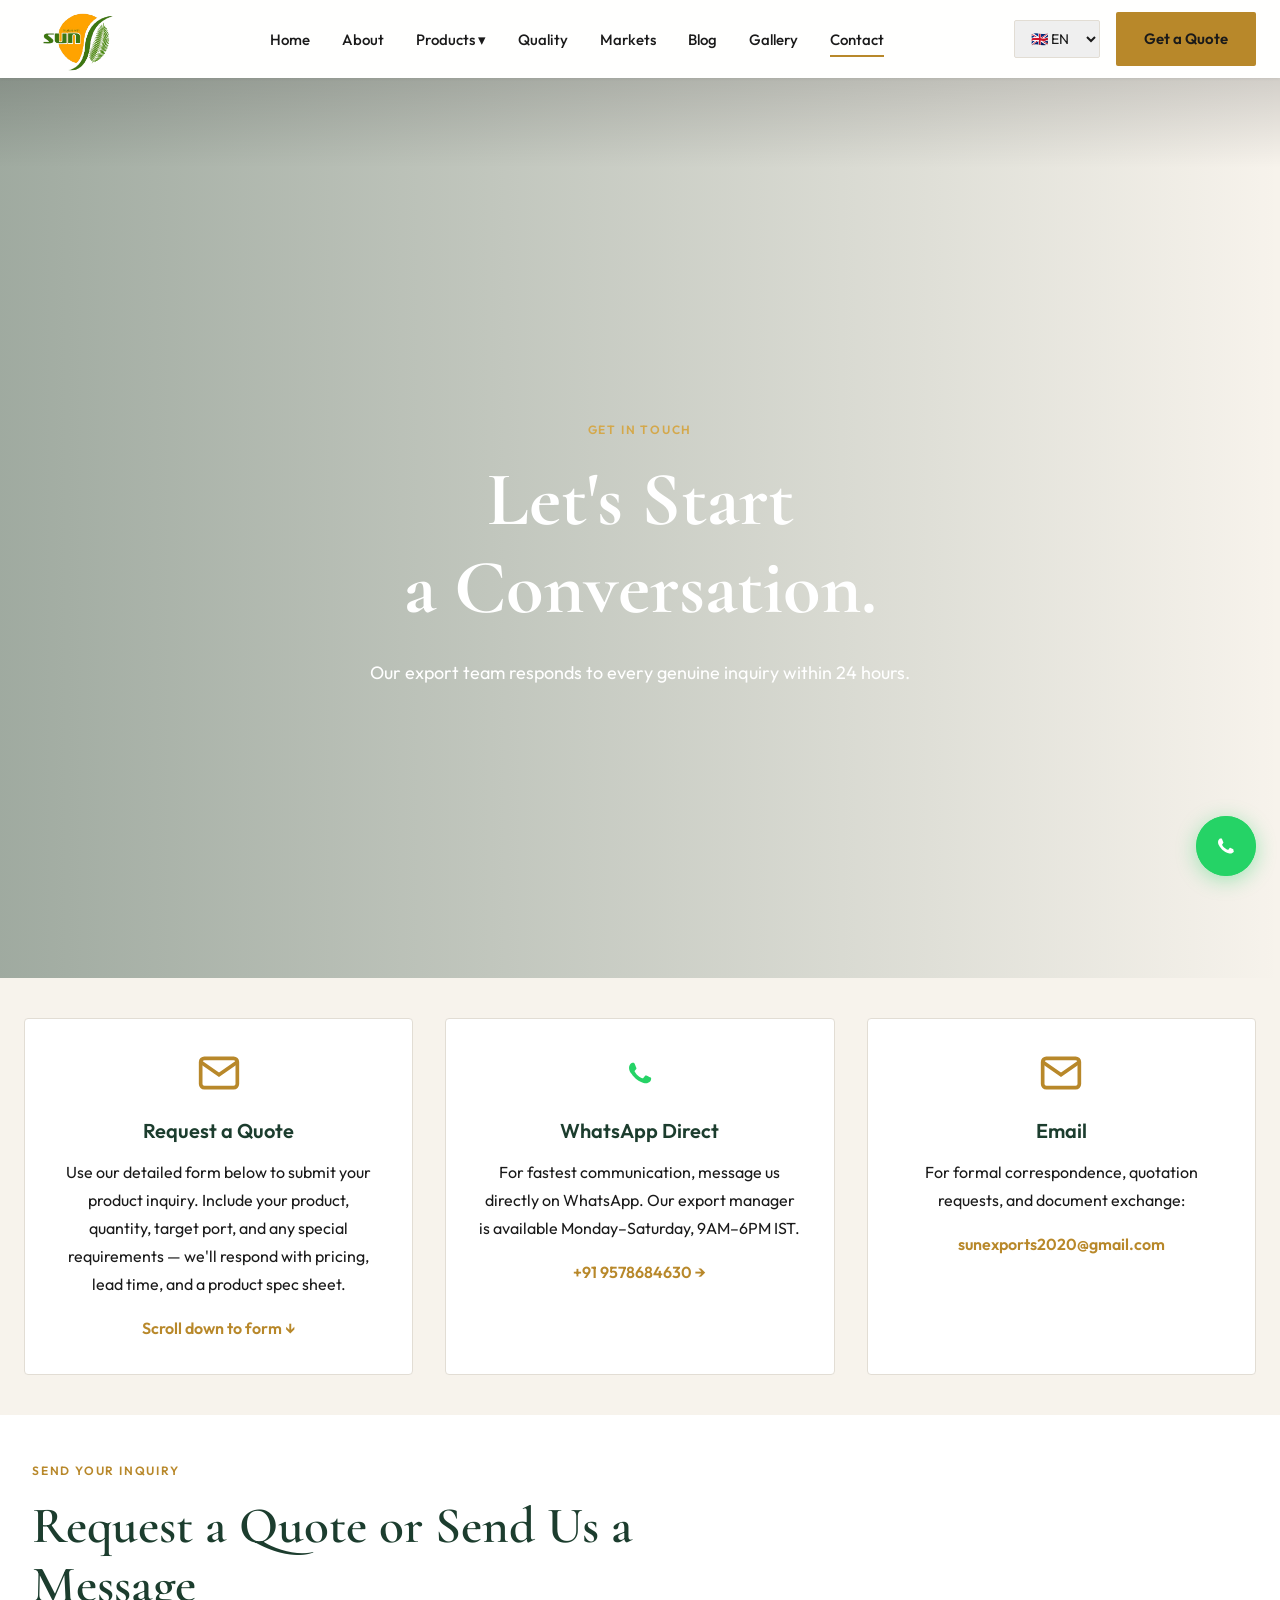
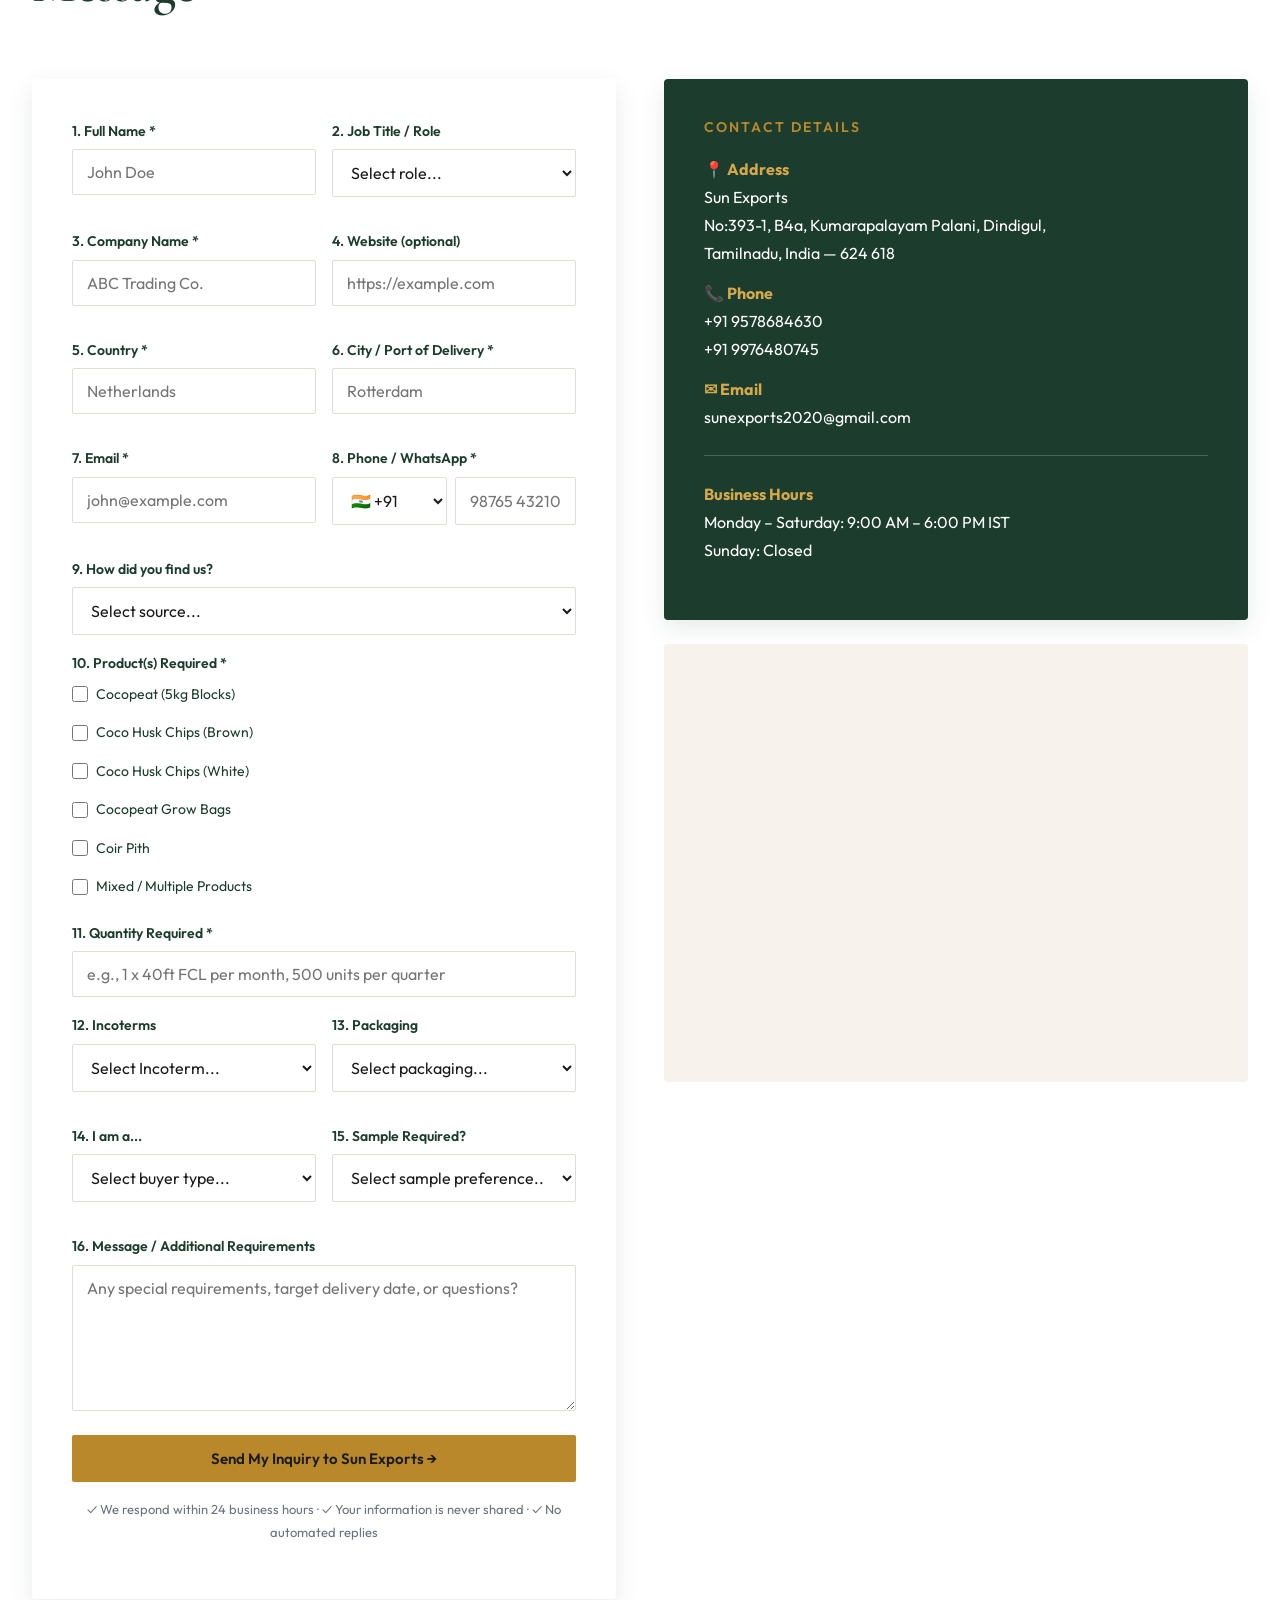
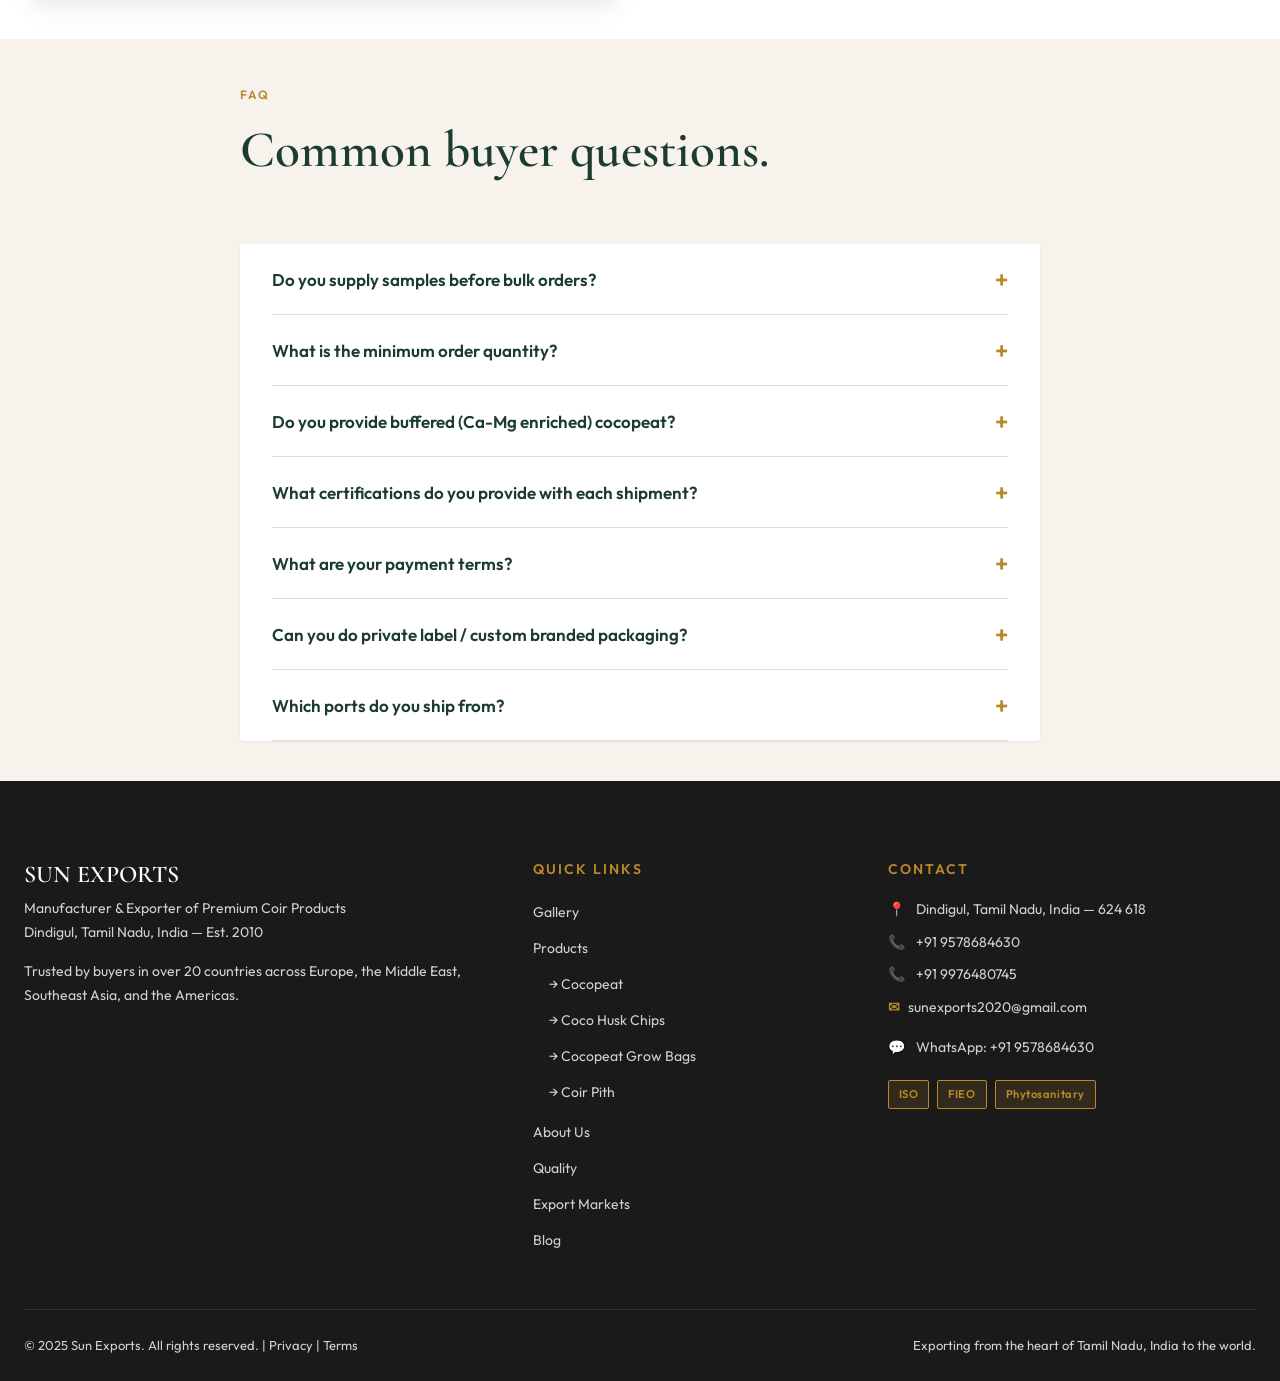
<file: contact.html>
<!DOCTYPE html>
<html lang="en">
<head>
  <meta charset="UTF-8">
  <meta name="viewport" content="width=device-width, initial-scale=1.0">
  <title>Contact Sun Exports — Get a Quote for Coir Products</title>
  <meta name="description" content="Contact Sun Exports for premium cocopeat, coco husk chips, cocopeat grow bags, and coir pith. Email, WhatsApp, or submit an inquiry. Response within 24 hours.">
  <link rel="preconnect" href="https://fonts.googleapis.com">
  <link rel="preconnect" href="https://fonts.gstatic.com" crossorigin>
  <link href="https://fonts.googleapis.com/css2?family=Cormorant+Garamond:wght@500;600;700&family=Outfit:wght@400;500;600;700&display=swap" rel="stylesheet">
  <link rel="stylesheet" href="css/styles.css">
  <!-- Favicon -->
  <link rel="icon" type="image/x-icon" href="assests/favicon/favicon.ico">
  <link rel="icon" type="image/png" sizes="32x32" href="assests/favicon/favicon-32x32.png">
  <link rel="icon" type="image/png" sizes="16x16" href="assests/favicon/favicon-16x16.png">
  <link rel="apple-touch-icon" sizes="180x180" href="assests/favicon/apple-touch-icon.png">
  <link rel="manifest" href="assests/favicon/site.webmanifest">
  <style>
    .faq-item { border-bottom: 1px solid var(--color-border); }
    .faq-q { width: 100%; text-align: left; padding: 20px 0; font-size: 1.0625rem; font-weight: 600; color: var(--color-forest); display: flex; justify-content: space-between; align-items: center; cursor: pointer; background: none; border: none; }
    .faq-q::after { content: '+'; font-size: 1.5rem; color: var(--color-gold); transition: transform 0.3s; }
    .faq-item.open .faq-q::after { content: '\\2212'; }
    .faq-a { max-height: 0; overflow: hidden; transition: max-height 0.4s ease; color: var(--color-muted); }
    .faq-item.open .faq-a { padding-bottom: 20px; }

    /* Inquiry form section: stretch edge-to-edge instead of sitting in the narrow centered container */
    #form.section-white { padding-left: 0; padding-right: 0; }
    #form .container { max-width: 100%; width: 100%; padding-left: 32px; padding-right: 32px; }
    #form .form-column { display: flex; flex-direction: column; }
  </style>
  <!-- Meta Pixel Code -->
<script>
!function(f,b,e,v,n,t,s)
{if(f.fbq)return;n=f.fbq=function(){n.callMethod?
n.callMethod.apply(n,arguments):n.queue.push(arguments)};
if(!f._fbq)f._fbq=n;n.push=n;n.loaded=!0;n.version='2.0';
n.queue=[];t=b.createElement(e);t.async=!0;
t.src=v;s=b.getElementsByTagName(e)[0];
s.parentNode.insertBefore(t,s)}(window, document,'script',
'https://connect.facebook.net/en_US/fbevents.js');
fbq('init', '969789018894408');
fbq('track', 'PageView');
</script>
<noscript><img height="1" width="1" style="display:none"
src="https://www.facebook.com/tr?id=969789018894408&ev=PageView&noscript=1"
/></noscript>
<!-- End Meta Pixel Code -->
<!-- Google tag (gtag.js) -->
<script async src="https://www.googletagmanager.com/gtag/js?id=G-MS99GR96VF"></script>
<script>
  window.dataLayer = window.dataLayer || [];
  function gtag(){dataLayer.push(arguments);}
  gtag('js', new Date());

  gtag('config', 'G-MS99GR96VF');
</script>
</head>
<body>
  <!-- Google Translate (hidden by default, can be enabled via language selector) -->
  <div id="google_translate_element" style="display:none;"></div>
  
  <nav class="nav">
    <div class="nav-inner">
      <a href="index.html" class="nav-logo">
        <img src="assests/images/SUN LOGO.png" alt="Sun Exports Logo" class="logo-img">
      </a>
      <ul class="nav-links">
        <li><a href="index.html">Home</a></li>
        <li><a href="about.html">About</a></li>
        <li class="nav-dropdown">
          <a href="products.html">Products &#9662;</a>
          <div class="nav-dropdown-menu">
            <a href="cocopeat.html">Cocopeat</a>
            <a href="coco-husk-chips.html">coco husk chips</a>
            <a href="cocopeat-grow-bags.html">cocopeat grow bags</a>
            <a href="coir-pith.html">coir pith / Dust</a>
          </div>
        </li>
        <li><a href="quality.html">Quality</a></li>
        <li><a href="export-markets.html">Markets</a></li>
        <li><a href="blog.html">Blog</a></li>
        <li><a href="gallery.html">Gallery</a></li>
        <li><a href="contact.html" class="active">Contact</a></li>
      </ul>
      <div class="nav-actions">
        <select id="lang-select" class="lang-switcher" aria-label="Language" onchange="changeLanguage(this.value)">
          <option value="en">&#127468;&#127463; EN</option>
          <option value="ar">&#127480;&#127462; AR</option>
          <option value="es">&#127466;&#127480; ES</option>
          <option value="fr">&#127467;&#127479; FR</option>
          <option value="de">&#127465;&#127466; DE</option>
          <option value="ja">&#127471;&#127477; JA</option>
          <option value="ko">&#127472;&#127479; KO</option>
          <option value="pt">&#127463;&#127479; PT</option>
          <option value="nl">&#127475;&#127473; NL</option>
          <option value="zh-CN">&#127464;&#127475; CN</option>
        </select>
        <a href="contact.html" class="btn btn-gold">Get a Quote</a>
        <button class="hamburger" aria-label="Menu"><span></span><span></span><span></span></button>
      </div>
    </div>
  </nav>
  
  <div class="mobile-menu">
    <a href="index.html">Home</a>
    <a href="about.html">About</a>
    <a href="products.html">Products</a>
    <a href="cocopeat.html">Cocopeat</a>
    <a href="coco-husk-chips.html">coco husk chips</a>
    <a href="cocopeat-grow-bags.html">cocopeat grow bags</a>
    <a href="coir-pith.html">coir pith / Dust</a>
    <a href="quality.html">Quality</a>
    <a href="export-markets.html">Markets</a>
    <a href="blog.html">Blog</a>
    <a href="gallery.html">Gallery</a>
  </div>

  <!-- Hero Section -->
  <header class="hero short" style="background-image: url('https://images.unsplash.com/photo-1497366216548-37526070297c?w=1920&amp;q=80');">
    <div class="hero-content" style="text-align: center; max-width: 900px; margin: 0 auto;">
      <span class="eyebrow">Get In Touch</span>
      <h1>Let's Start<br>a Conversation.</h1>
      <p>Our export team responds to every genuine inquiry within 24 hours.</p>
    </div>
  </header>

  <!-- Contact Methods Section -->
  <section class="section-cream">
    <div class="container">
      <div class="grid grid-3">
        <div class="feature-card reveal" style="text-align: center;">
          <svg class="icon" viewBox="0 0 24 24" fill="none" stroke="currentColor" stroke-width="2" style="margin: 0 auto 16px;"><path d="M4 4h16c1.1 0 2 .9 2 2v12c0 1.1-.9 2-2 2H4c-1.1 0-2-.9-2-2V6c0-1.1.9-2 2-2z"/><polyline points="22,6 12,13 2,6"/></svg>
          <h3>Request a Quote</h3>
          <p>Use our detailed form below to submit your product inquiry. Include your product, quantity, target port, and any special requirements &mdash; we'll respond with pricing, lead time, and a product spec sheet.</p>
          <a href="#form" style="color: var(--color-gold); font-weight: 600;">Scroll down to form &darr;</a>
        </div>
        <div class="feature-card reveal reveal-delay-1" style="text-align: center;">
          <svg class="icon" viewBox="0 0 24 24" fill="#25D366" stroke="none" style="margin: 0 auto 16px;"><path d="M17.472 14.382c-.297-.149-1.758-.867-2.03-.967-.273-.099-.471-.148-.67.15-.197.297-.767.966-.94 1.164-.173.199-.347.223-.644.075-.297-.15-1.255-.463-2.39-1.475-.883-.788-1.48-1.761-1.653-2.059-.173-.297-.018-.458.13-.606.134-.133.298-.347.446-.52.149-.174.198-.298.298-.497.099-.198.05-.371-.025-.52-.075-.149-.669-1.612-.916-2.207-.242-.579-.487-.5-.669-.51-.173-.008-.371-.01-.57-.01-.198 0-.52.074-.792.372-.272.297-1.04 1.016-1.04 2.479 0 1.462 1.065 2.875 1.213 3.074.149.198 2.096 3.2 5.077 4.487.709.306 1.262.489 1.694.625.712.227 1.36.195 1.871.118.571-.085 1.758-.719 2.006-1.413.248-.694.248-1.289.173-1.413-.074-.124-.272-.198-.57-.347"/></svg>
          <h3>WhatsApp Direct</h3>
          <p>For fastest communication, message us directly on WhatsApp. Our export manager is available Monday&ndash;Saturday, 9AM&ndash;6PM IST.</p>
          <a href="https://wa.me/919578684630?text=Hello%20Sun%20Exports,%0A%0AI%20am%20interested%20in%20your%20coir%20products.%20Please%20share%20your%20product%20catalogue,%20pricing,%20MOQ,%20and%20quotation%20details.%0A%0AThank%20you." style="color: var(--color-gold); font-weight: 600;">+91 9578684630 &rarr;</a>
        </div>
        <div class="feature-card reveal reveal-delay-2" style="text-align: center;">
          <svg class="icon" viewBox="0 0 24 24" fill="none" stroke="currentColor" stroke-width="2" style="margin: 0 auto 16px;"><path d="M4 4h16c1.1 0 2 .9 2 2v12c0 1.1-.9 2-2 2H4c-1.1 0-2-.9-2-2V6c0-1.1.9-2 2-2z"/><polyline points="22,6 12,13 2,6"/></svg>
          <h3>Email</h3>
          <p>For formal correspondence, quotation requests, and document exchange:</p>
          <a href="mailto:sunexports2020@gmail.com" style="color: var(--color-gold); font-weight: 600; display: block;">sunexports2020@gmail.com</a>
        </div>
      </div>
    </div>
  </section>

  <!-- Inquiry Form Section -->
  <section class="section-white" id="form">
    <div class="container">
      <div class="section-head reveal"><span class="eyebrow">Send Your Inquiry</span><h2>Request a Quote or Send Us a Message</h2></div>
      <div class="grid grid-2 reveal" style="gap: 48px; align-items: start;">
        <div class="form-column">
        <form class="form-card" data-google-sheet="contact">

          <div class="form-row">

            <div class="form-field">
              <label>1. Full Name *</label>
              <input
                type="text"
                name="name"
                required
                placeholder="John Doe">
            </div>

            <div class="form-field">
              <label>2. Job Title / Role</label>
              <select name="role">
                <option value="">Select role...</option>
                <option value="Procurement Manager">Procurement Manager</option>
                <option value="Director">Director</option>
                <option value="Owner">Owner</option>
                <option value="Buyer">Buyer</option>
                <option value="Other">Other</option>
              </select>
            </div>

          </div>


          <div class="form-row">

            <div class="form-field">
              <label>3. Company Name *</label>
              <input
                type="text"
                name="company"
                required
                placeholder="ABC Trading Co.">
            </div>

            <div class="form-field">
              <label>4. Website (optional)</label>
              <input
                type="url"
                name="website"
                placeholder="https://example.com">
            </div>

          </div>


          <div class="form-row">

            <div class="form-field">
              <label>5. Country *</label>
              <input
                type="text"
                name="country"
                required
                placeholder="Netherlands">
            </div>

            <div class="form-field">
              <label>6. City / Port of Delivery *</label>
              <input
                type="text"
                name="port"
                required
                placeholder="Rotterdam">
            </div>

          </div>


          <div class="form-row">

            <div class="form-field">
              <label>7. Email *</label>
              <input
                type="email"
                name="email"
                required
                placeholder="john@example.com">
            </div>


            <div class="form-field">

              <label>8. Phone / WhatsApp *</label>

              <div style="display: flex; gap: 8px;">

                <select
                  name="country_code_select"
                  id="contact-country-code-select"
                  required
                  onchange="toggleContactCustomCountryCode(this)"
                  style="max-width: 115px;">

                  <option value="+91">🇮🇳 +91</option>
                  <option value="+1">🇺🇸 +1</option>
                  <option value="+44">🇬🇧 +44</option>
                  <option value="+971">🇦🇪 +971</option>
                  <option value="+966">🇸🇦 +966</option>
                  <option value="+65">🇸🇬 +65</option>
                  <option value="+60">🇲🇾 +60</option>
                  <option value="+61">🇦🇺 +61</option>
                  <option value="+49">🇩🇪 +49</option>
                  <option value="+33">🇫🇷 +33</option>
                  <option value="+34">🇪🇸 +34</option>
                  <option value="+81">🇯🇵 +81</option>
                  <option value="+82">🇰🇷 +82</option>
                  <option value="+86">🇨🇳 +86</option>
                  <option value="+31">🇳🇱 +31</option>
                  <option value="+55">🇧🇷 +55</option>
                  <option value="other">Other</option>

                </select>


                <input
                  type="text"
                  name="custom_country_code"
                  id="contact-custom-country-code"
                  placeholder="+Code"
                  inputmode="tel"
                  style="display: none; max-width: 115px;">


                <input
                  type="tel"
                  name="phone"
                  required
                  placeholder="98765 43210"
                  style="flex: 1;">

              </div>

            </div>

          </div>


          <div class="form-field">

            <label>9. How did you find us?</label>

            <select name="source">

              <option value="">Select source...</option>
              <option value="Google Search">Google Search</option>
              <option value="Trade Exhibition">Trade Exhibition</option>
              <option value="Referral">Referral</option>
              <option value="IndiaMART">IndiaMART</option>
              <option value="LinkedIn">LinkedIn</option>
              <option value="Other">Other</option>

            </select>

          </div>


          <div class="form-field">
            <label>10. Product(s) Required *</label>

            <div class="check-group" style="grid-template-columns: 1fr;">

              <label>
                <input type="checkbox" name="product" value="Cocopeat 5kg Blocks">
                Cocopeat (5kg Blocks)
              </label>

              <label>
                <input type="checkbox" name="product" value="Coco husk chips Brown">
                Coco Husk Chips (Brown)
              </label>

              <label>
                <input type="checkbox" name="product" value="Coco husk chips White">
                Coco Husk Chips (White)
              </label>

              <label>
                <input type="checkbox" name="product" value="Cocopeat grow bags">
                Cocopeat Grow Bags
              </label>

              <label>
                <input type="checkbox" name="product" value="Coir pith">
                Coir Pith
              </label>

              <label>
                <input type="checkbox" name="product" value="Mixed">
                Mixed / Multiple Products
              </label>

            </div>
          </div>

          <div class="form-field">

            <label>11. Quantity Required *</label>

            <input
              type="text"
              name="quantity"
              required
              placeholder="e.g., 1 x 40ft FCL per month, 500 units per quarter">

          </div>


          <div class="form-row">

            <div class="form-field">

              <label>12. Incoterms</label>

              <select name="incoterms">

                <option value="">Select Incoterm...</option>
                <option value="FOB">FOB</option>
                <option value="CIF">CIF</option>
                <option value="No preference">No preference</option>

              </select>

            </div>


            <div class="form-field">

              <label>13. Packaging</label>

              <select name="packaging">

                <option value="">Select packaging...</option>
                <option value="Standard Sun Exports branding">
                  Standard Sun Exports branding
                </option>

                <option value="Custom / Private Label">
                  Custom / Private Label
                </option>

                <option value="Neutral / Blank">
                  Neutral / Blank
                </option>

              </select>

            </div>

          </div>


          <div class="form-row">

            <div class="form-field">

              <label>14. I am a...</label>

              <select name="buyer_type">

                <option value="">Select buyer type...</option>
                <option value="Distributor">Distributor</option>
                <option value="Retailer">Retailer</option>
                <option value="Grower / Farm">Grower / Farm</option>
                <option value="Manufacturer">Manufacturer</option>
                <option value="Government / NGO">Government / NGO</option>
                <option value="Other">Other</option>

              </select>

            </div>


            <div class="form-field">

              <label>15. Sample Required?</label>

              <select name="sample">

                <option value="">Select sample preference...</option>

                <option value="Yes, before bulk order">
                  Yes, before bulk order
                </option>

                <option value="No, ready to order">
                  No, ready to order
                </option>

                <option value="Will decide after quote">
                  Will decide after quote
                </option>

              </select>

            </div>

          </div>


          <div class="form-field">

            <label>16. Message / Additional Requirements</label>

            <textarea
              name="message"
              rows="6"
              placeholder="Any special requirements, target delivery date, or questions?"></textarea>

          </div>


          <button
            type="submit"
            class="btn btn-gold"
            style="width: 100%; justify-content: center;">

            Send My Inquiry to Sun Exports →

          </button>


          <p
            style="text-align: center; font-size: 0.8125rem; color: var(--color-muted); margin-top: 16px;">

            &#10003; We respond within 24 business hours
            &middot;
            &#10003; Your information is never shared
            &middot;
            &#10003; No automated replies

          </p>

        </form>

        <div class="form-success" id="form-success" style="display: none;">
          <h3>Thank you, <span class="success-name"></span>!</h3>
          <p>Your inquiry has been received. Our export team will contact you at <span class="success-email"></span> within 24 hours.</p>
        </div>

      <script>

      function toggleContactCustomCountryCode(select) {

        const customInput =
          document.getElementById("contact-custom-country-code");

        if (select.value === "other") {

          customInput.style.display = "block";
          customInput.required = true;
          customInput.focus();

        } else {

          customInput.style.display = "none";
          customInput.required = false;
          customInput.value = "";

        }

      }

      </script>

        </div>

        <div>
          <div class="form-card" style="background: var(--color-forest); color: var(--color-white);">
            <h3 style="color: var(--color-gold); font-family: var(--font-body); font-size: 0.875rem; text-transform: uppercase; letter-spacing: 0.15em; margin-bottom: 20px;">Contact Details</h3>
            <p style="color: var(--color-white); margin-bottom: 12px;"><strong style="color: var(--color-gold-light);">&#128205; Address</strong><br>Sun Exports<br>No:393-1, B4a, Kumarapalayam Palani, Dindigul,<br> Tamilnadu, India &mdash; 624 618</p>
            <p style="color: var(--color-white); margin-bottom: 12px;"><strong style="color: var(--color-gold-light);">&#128222; Phone</strong><br>+91 9578684630<br> +91 9976480745</p>
            <p style="color: var(--color-white); margin-bottom: 12px;"><strong style="color: var(--color-gold-light);">&#9993; Email</strong><br>sunexports2020@gmail.com</p>
            <p style="color: var(--color-white); margin-top: 24px; padding-top: 24px; border-top: 1px solid rgba(255,255,255,0.2);"><strong style="color: var(--color-gold-light);">Business Hours</strong><br>Monday &ndash; Saturday: 9:00 AM &ndash; 6:00 PM IST<br>Sunday: Closed</p>
          </div>
          <div style="margin-top: 24px; aspect-ratio: 4/3; background: var(--color-cream); border-radius: var(--radius-card); overflow: hidden;">
            <iframe src="https://www.google.com/maps/embed?pb=!1m18!1m12!1m3!1d3921.9655095850144!2d77.40201930851579!3d10.581869589511742!2m3!1f0!2f0!3f0!3m2!1i1024!2i768!4f13.1!3m3!1m2!1s0x3ba9c57b4c3d063b%3A0x91aa91e874103fc8!2sSun%20Exports!5e0!3m2!1sen!2sin!4v1784147375831!5m2!1sen!2sin" width=100% height=100% style="border:0;" allowfullscreen="" loading="lazy" referrerpolicy="strict-origin-when-cross-origin"></iframe>
          </div>
        </div>
      </div>
    </div>
  </section>

  <!-- FAQ Section -->
 <section class="section-cream contact-page">
    <div class="container" style="max-width: 880px;">
      <div class="section-head reveal" style="text-align: left;"><span class="eyebrow">FAQ</span><h2>Common buyer questions.</h2></div>
      <div class="reveal" style="background: var(--color-white); border-radius: var(--radius-card); padding: 0 32px; box-shadow: var(--shadow-sm);">
        <div class="faq-item">
          <button class="faq-q" type="button">Do you supply samples before bulk orders?</button>
          <div class="faq-a"><p style="padding-top: 8px;">Yes. We provide product samples for cocopeat, coco husk chips, coir pith, and cocopeat grow bags to verified buyers. Sample shipping cost is typically borne by the buyer for international destinations. Submit your inquiry form and request a sample &mdash; our team will arrange it.</p></div>
        </div>
        <div class="faq-item">
          <button class="faq-q" type="button">What is the minimum order quantity?</button>
          <div class="faq-a"><p style="padding-top: 8px;">For standard products, our MOQ is typically 1 &times; 20ft FCL. For buyers wanting to trial smaller quantities first, please mention your volume requirement in your inquiry.</p></div>
        </div>
        <div class="faq-item">
          <button class="faq-q" type="button">Do you provide buffered (Ca-Mg enriched) cocopeat?</button>
          <div class="faq-a"><p style="padding-top: 8px;">Yes. We offer buffered cocopeat treated with calcium and magnesium nitrate solution, which is required by many European hydroponic growers. Mention this requirement in your inquiry and we will quote accordingly.</p></div>
        </div>
        <div class="faq-item">
          <button class="faq-q" type="button">What certifications do you provide with each shipment?</button>
          <div class="faq-a"><p style="padding-top: 8px;">Certificate of Analysis (EC, pH, moisture), Phytosanitary Certificate, Fumigation Certificate (where required), Certificate of Origin, Commercial Invoice, Packing List, and Bill of Lading. All documents are provided digitally and in hard copy.</p></div>
        </div>
        <div class="faq-item">
          <button class="faq-q" type="button">What are your payment terms?</button>
          <div class="faq-a"><p style="padding-top: 8px;">We typically work with 30&ndash;50% advance payment and the balance before shipment. For long-term buyers, we can discuss terms. All payments via wire transfer (SWIFT / TT).</p></div>
        </div>
        <div class="faq-item">
          <button class="faq-q" type="button">Can you do private label / custom branded packaging?</button>
          <div class="faq-a"><p style="padding-top: 8px;">Yes. We offer private-label packaging for distributors and brands. Minimum quantities apply. Share your artwork and requirements and we will prepare a mock-up for approval.</p></div>
        </div>
        <div class="faq-item">
          <button class="faq-q" type="button">Which ports do you ship from?</button>
          <div class="faq-a"><p style="padding-top: 8px;">We primarily ship from Tuticorin (V.O. Chidambaranar Port) and Kochi Port. Both have excellent connectivity to global shipping routes.</p></div>
        </div>
      </div>
    </div>
  </section>

  <footer>
    <div class="container">
      <div class="footer-grid">
        <div class="footer-brand">
          <h3>SUN EXPORTS</h3>
          <p>Manufacturer &amp; Exporter of Premium Coir Products<br>Dindigul, Tamil Nadu, India &mdash; Est. 2010</p>
          <p style="margin-top: 16px;">Trusted by buyers in over 20 countries across Europe, the Middle East, Southeast Asia, and the Americas.</p>
        </div>
        <div>
          <h4>Quick Links</h4>
          <ul>
            <li><a href="gallery.html">Gallery</a></li>
            <li><a href="products.html">Products</a></li> 
            <li style="padding-left: 16px;"><a href="cocopeat.html">&rarr; Cocopeat</a></li>
            <li style="padding-left: 16px;"><a href="coco-husk-chips.html">&rarr; Coco Husk Chips</a></li>
            <li style="padding-left: 16px;"><a href="cocopeat-grow-bags.html">&rarr; Cocopeat Grow Bags</a></li>
            <li style="padding-left: 16px;"><a href="coir-pith.html">&rarr; Coir Pith</a></li>
            <li style="margin-top: 12px;"><a href="about.html">About Us</a></li>
            <li><a href="quality.html">Quality</a></li>
            <li><a href="export-markets.html">Export Markets</a></li>
            <li><a href="blog.html">Blog</a></li>
          </ul>
        </div>
        <div class="footer-contact">
          <h4>Contact</h4>
          <p><span class="label">&#128205;</span> Dindigul, Tamil Nadu, India &mdash; 624 618</p>
          <p><span class="label">&#128222;</span> +91 9578684630</p>
          <p><span class="label">&#128222;</span> +91 9976480745</p>
          <p><span class="label">&#9993;</span><a href="mailto:sunexports2020@gmail.com">sunexports2020@gmail.com</a></p>
          <p style="margin-top:16px;">
    <span class="label">&#128172;</span>
    <a href="https://wa.me/919578684630?text=Hello%20Sun%20Exports,%20I%20am%20interested%20in%20your%20coir%20products.%20Could%20you%20please%20share%20your%20product%20catalogue%20and%20quotation?" target="_blank" rel="noopener">
      WhatsApp: +91 9578684630
    </a>
  </p>
          <div class="certs">
            <span class="cert-badge">ISO</span>
            <span class="cert-badge">FIEO</span>
            <span class="cert-badge">Phytosanitary</span>
          </div>
        </div>
      </div>
      <div class="footer-bottom">
        <div>&copy; 2025 Sun Exports. All rights reserved. | <a href="privacy-policy.html">Privacy</a> | <a href="#">Terms</a></div>
        <div>Exporting from the heart of Tamil Nadu, India to the world.</div>
      </div>
    </div>
  </footer>

  <!-- WhatsApp Float Button -->
  <a href="https://wa.me/919578684630?text=Hello%2C%20I%27m%20interested%20in%20getting%20a%20quote%20for%20coir%20products%20from%20Sun%20Sun%20Exports." class="whatsapp-float" class="whatsapp-float" target="_blank" rel="noopener" aria-label="WhatsApp">
    <svg viewBox="0 0 24 24" fill="currentColor"><path d="M17.472 14.382c-.297-.149-1.758-.867-2.03-.967-.273-.099-.471-.148-.67.15-.197.297-.767.966-.94 1.164-.173.199-.347.223-.644.075-.297-.15-1.255-.463-2.39-1.475-.883-.788-1.48-1.761-1.653-2.059-.173-.297-.018-.458.13-.606.134-.133.298-.347.446-.52.149-.174.198-.298.298-.497.099-.198.05-.371-.025-.52-.075-.149-.669-1.612-.916-2.207-.242-.579-.487-.5-.669-.51-.173-.008-.371-.01-.57-.01-.198 0-.52.074-.792.372-.272.297-1.04 1.016-1.04 2.479 0 1.462 1.065 2.875 1.213 3.074.149.198 2.096 3.2 5.077 4.487.709.306 1.262.489 1.694.625.712.227 1.36.195 1.871.118.571-.085 1.758-.719 2.006-1.413.248-.69875-1.413-.074-.124-.272-.198-.57-.347m-5.421 7.403h-.004a9.87 9.87 0 01-5.031-1.378l-.361-.214-3.741.982.998-3.648-.235-.374a9.86 9.86 0 01-1.51-5.26c.001-5.45 4.436-9.884 9.888-9.884 2.64 0 5.122 1.03 6.988 2.898a9.825 9.825 0 012.893 6.994c-.003 5.45-4.437 9.884-9.885 9.884m8.413-18.297A11.815 11.815 0 0012.05 0C5.495 0 .16 5.335.157 11.892c0 2.096.547 4.142 1.588 5.945L.057 24l6.305-1.654a11.882 11.882 0 005.683 1.448h.005c6.554 0 11.89-5.335 11.893-11.893a11.821 11.821 0 00-3.48-8.413z"/></svg>
    <span class="label">Chat with us</span>
  </a>

  <div id="google_translate_element" style="display:none;"></div>
  <script src="https://translate.google.com/translate_a/element.js?cb=googleTranslateElementInit"></script>
  <script src="js/main.js"></script>

  <script>
    const GOOGLE_SCRIPT_URL = "https://script.google.com/macros/s/AKfycby9WxOBFR42BgKrGi5SREtiqgTgtOi2_28PSNJc6Nb3Whonw7QSbTzE1V-sdjPtBQP1kA/exec";

    const contactForm = document.getElementById("contact-form");

    if (contactForm) {

      contactForm.addEventListener("submit", async function(e) {

        e.preventDefault();

        const form = this;
        const submitButton = form.querySelector('button[type="submit"]');

        submitButton.disabled = true;
        submitButton.textContent = "Sending...";

        const formData = new FormData(form);

        // Check whether at least one product is selected
        const selectedProducts = form.querySelectorAll(
          'input[name="product"]:checked'
        );

        if (selectedProducts.length === 0) {

          alert("Please select at least one Product Required.");

          submitButton.disabled = false;
          submitButton.textContent = "Send My Inquiry to Sun Exports →";

          return;
        }

        // Collect all selected products
        const productValues = [
          ...selectedProducts
        ]
          .map(input => input.value)
          .join(", ");

        // Get phone number
        const phoneNumber = formData.get("phone");

        // Get country code (either from the dropdown, or the custom input if "Other" was selected)
        const countryCodeSelectValue = formData.get("country_code_select");
        const countryCode = countryCodeSelectValue === "other"
          ? formData.get("custom_country_code")
          : countryCodeSelectValue;

        // Combine country code + phone
        const fullPhone = countryCode
          ? countryCode + " " + phoneNumber
          : phoneNumber;

        const data = {

          sheet: "contact",

          "Full Name": formData.get("name"),

          "Job Title / Role": formData.get("role"),

          "Company Name": formData.get("company"),

          "Website": formData.get("website"),

          "Country": formData.get("country"),

          "City / Port of Delivery": formData.get("port"),

          "Email": formData.get("email"),

          "Phone / WhatsApp": fullPhone,

          "How did you find us?": formData.get("source"),

          "Product(s) Required": productValues,

          "Quantity Required": formData.get("quantity"),

          "Incoterms": formData.get("incoterms"),

          "Packaging": formData.get("packaging"),

          "Buyer Type": formData.get("buyer_type"),

          "Sample Required?": formData.get("sample"),

          "Message / Additional Requirements":
            formData.get("message")

        };

        try {

          await fetch(GOOGLE_SCRIPT_URL, {
            method: "POST",
            mode: "no-cors",
            headers: {
              "Content-Type": "text/plain;charset=utf-8"
            },
            body: JSON.stringify(data)
          });

          // Hide form and show the success message in its place
          form.style.display = "none";

          const successBox = document.getElementById("form-success");
          successBox.querySelector(".success-name").textContent = formData.get("name");
          successBox.querySelector(".success-email").textContent = formData.get("email");
          successBox.style.display = "block";

          form.reset();

        } catch (error) {

          console.error("Contact form submission error:", error);

          submitButton.disabled = false;
          submitButton.textContent = "Send My Inquiry to Sun Exports →";

          alert(
            "Sorry, there was a problem submitting your inquiry. Please try again."
          );

        }

      });

    }
</script>
</body>
</html>
</file>
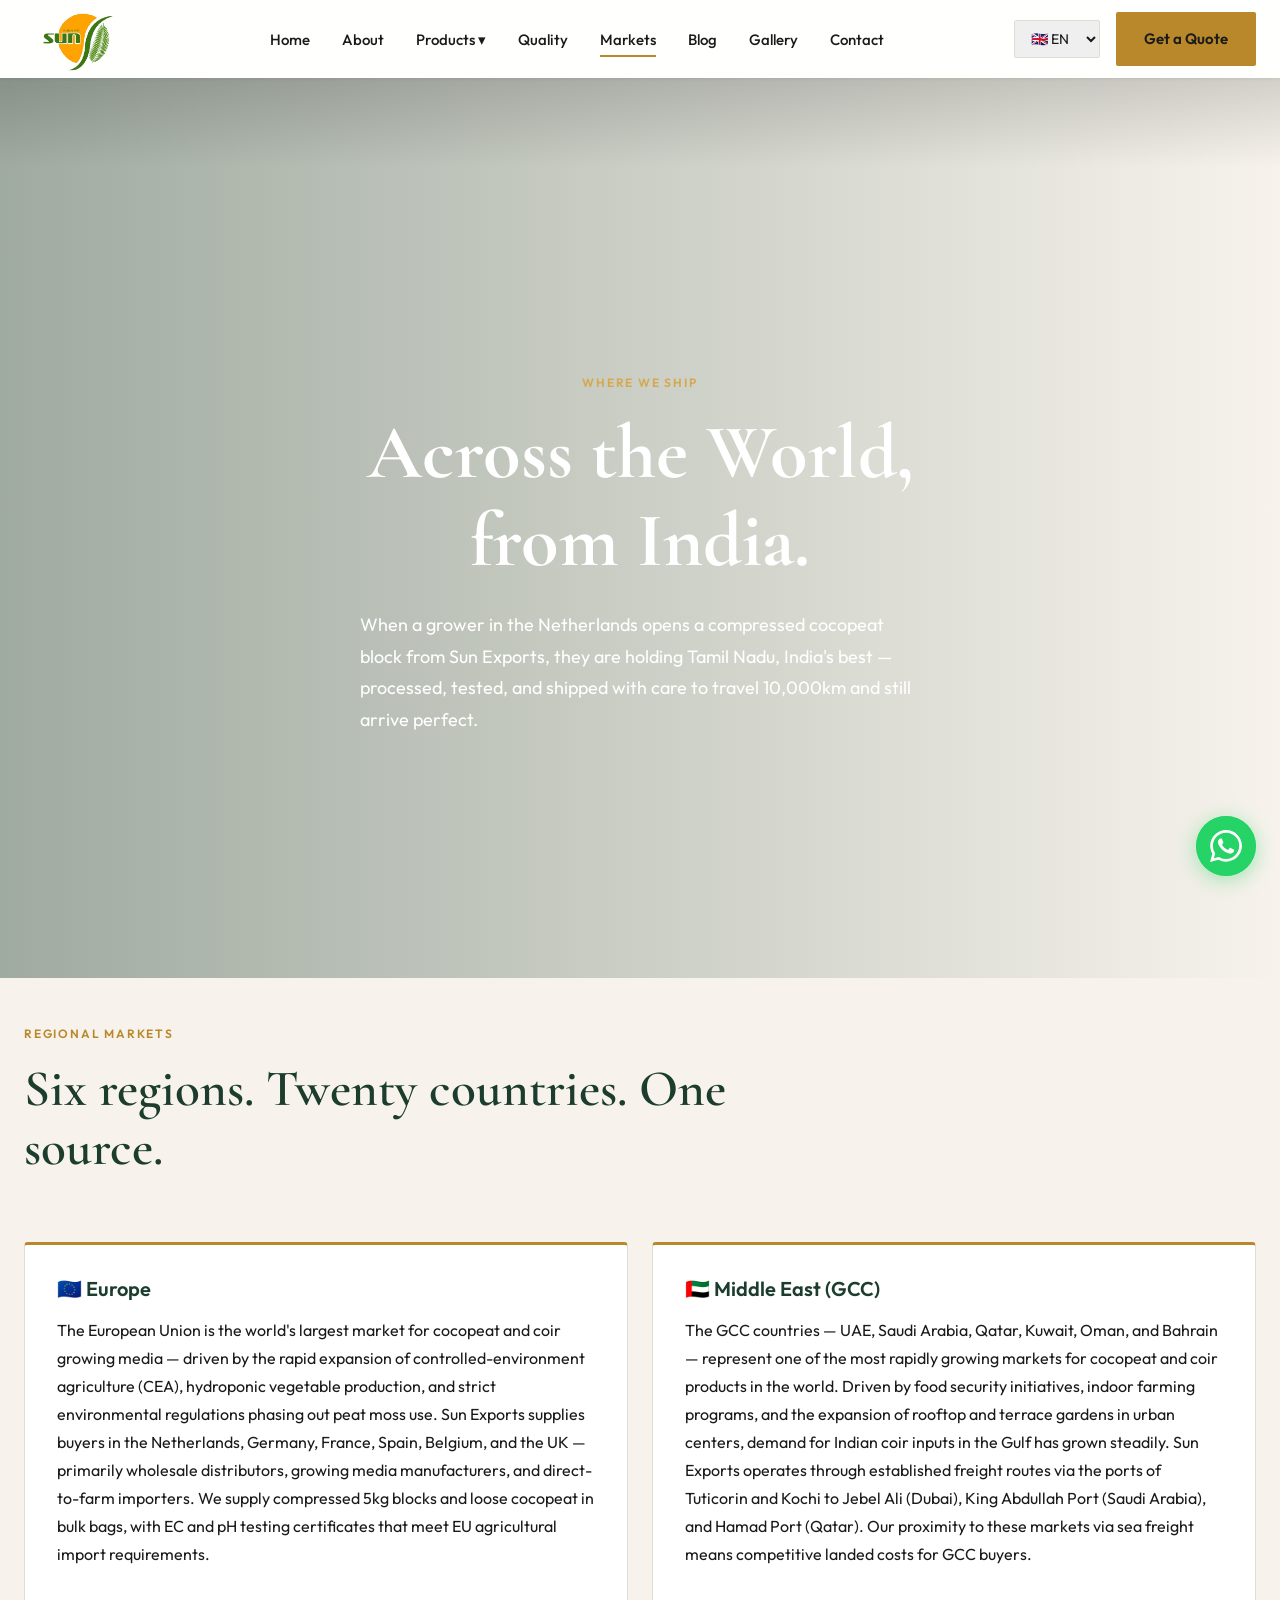
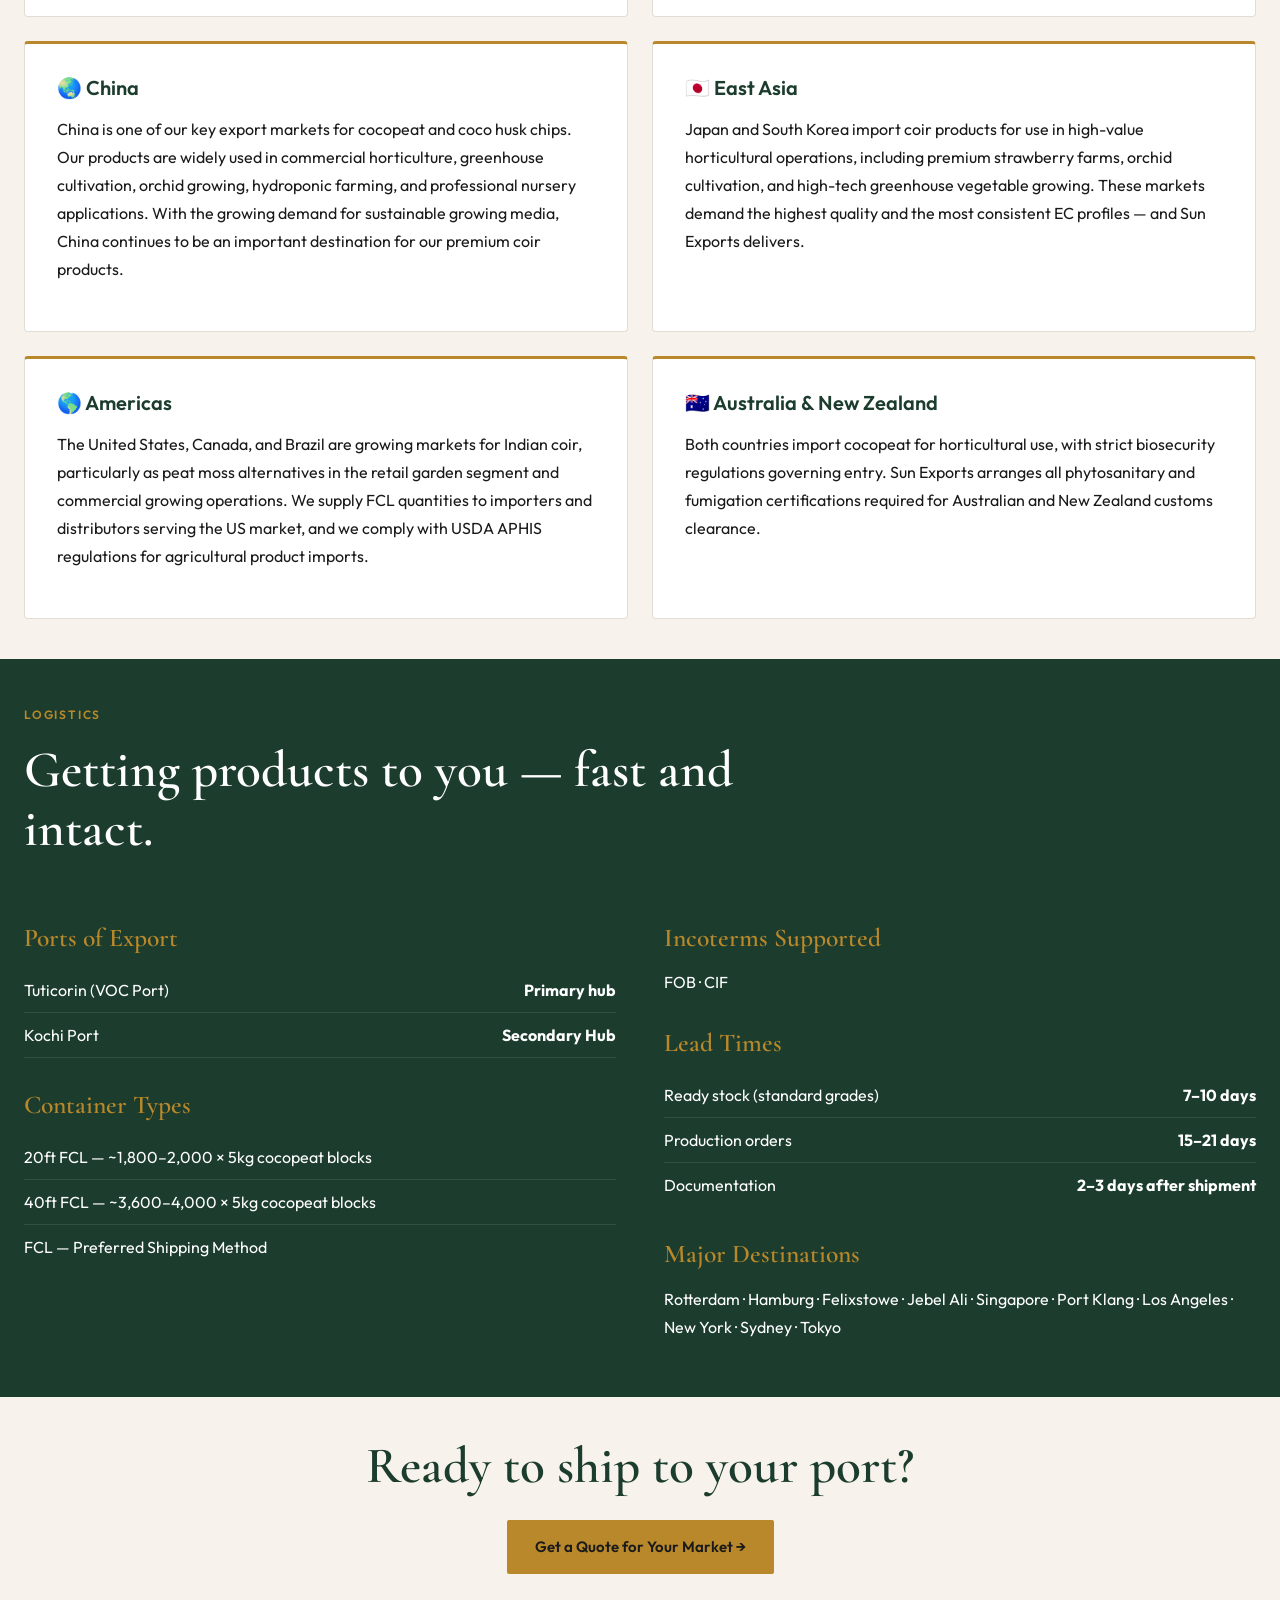
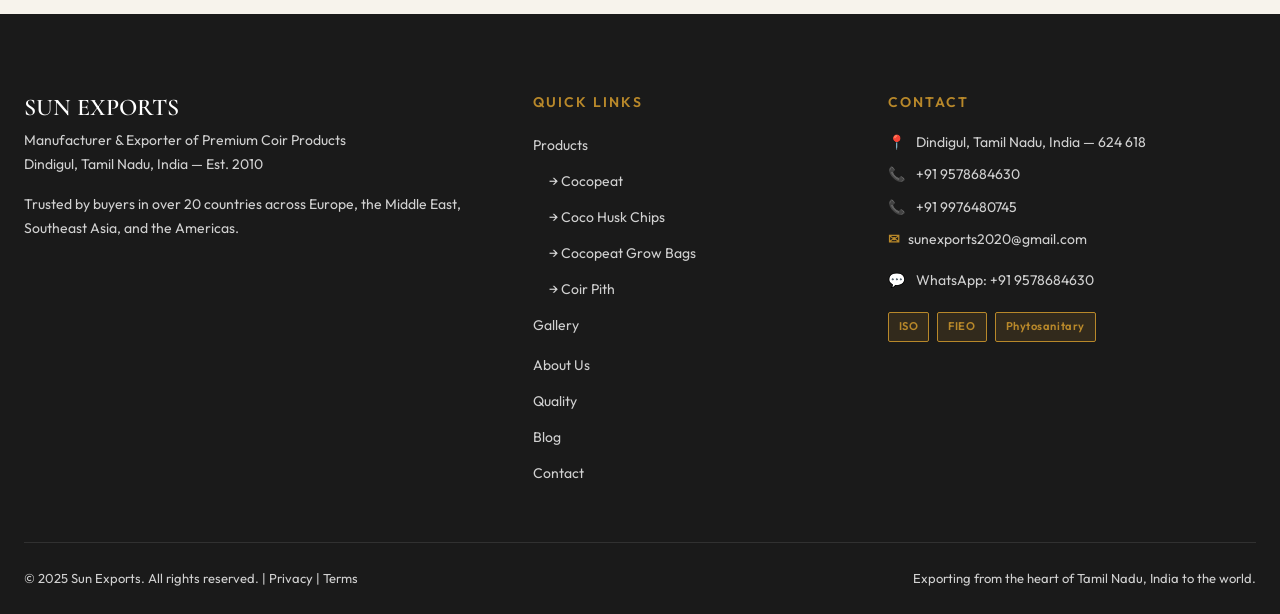
<file: export-markets.html>
<!DOCTYPE html>
<html lang="en">
<head>
  <meta charset="UTF-8">
  <meta name="viewport" content="width=device-width, initial-scale=1.0">
  <title>Export Markets — Shipping Cocopeat to 20+ Countries | Sun Exports</title>
  <meta name="description" content="Sun Exports ships cocopeat, coco husk chips, cocopeat grow bags, and coir pitch from Indian ports to buyers in Europe, GCC, East Asia, Americas, and Australia. FCL available.">
  <link rel="preconnect" href="https://fonts.googleapis.com">
  <link rel="preconnect" href="https://fonts.gstatic.com" crossorigin>
  <link href="https://fonts.googleapis.com/css2?family=Cormorant+Garamond:wght@500;600;700&family=Outfit:wght@400;500;600;700&display=swap" rel="stylesheet">
  <link rel="stylesheet" href="css/styles.css">
  <!-- Favicon -->
  <link rel="icon" type="image/x-icon" href="assests/favicon/favicon.ico">
  <link rel="icon" type="image/png" sizes="32x32" href="assests/favicon/favicon-32x32.png">
  <link rel="icon" type="image/png" sizes="16x16" href="assests/favicon/favicon-16x16.png">
  <link rel="apple-touch-icon" sizes="180x180" href="assests/favicon/apple-touch-icon.png">
  <link rel="manifest" href="assests/favicon/site.webmanifest">
<!-- Google tag (gtag.js) -->
<script async src="https://www.googletagmanager.com/gtag/js?id=G-MS99GR96VF"></script>
<script>
  window.dataLayer = window.dataLayer || [];
  function gtag(){dataLayer.push(arguments);}
  gtag('js', new Date());

  gtag('config', 'G-MS99GR96VF');
</script>
</head>
<body>

<nav class="nav scrolled">
  <div class="nav-inner">
    <a href="index.html" class="nav-logo">
      <img src="assests/images/SUN LOGO.png" alt="Sun Exports Logo" class="logo-img">
    </a>
    <ul class="nav-links">
        <li><a href="index.html">Home</a></li>
        <li><a href="about.html">About</a></li>
        <li class="nav-dropdown">
          <a href="products.html">Products &#9662;</a>
          <div class="nav-dropdown-menu">
            <a href="cocopeat.html">Cocopeat</a>
            <a href="coco-husk-chips.html">Coco Husk Chips</a>
            <a href="cocopeat-grow-bags.html">Cocopeat Grow Bags</a>
            <a href="coir-pith.html">Coir Pith</a>
          </div>
        </li>
        <li><a href="quality.html">Quality</a></li>
        <li><a href="export-markets.html" class="active">Markets</a></li>
        <li><a href="blog.html">Blog</a></li>
        <li><a href="gallery.html">Gallery</a></li>
        <li><a href="contact.html">Contact</a></li>
      </ul>
    <div class="nav-actions">
      <select id="lang-select" class="lang-switcher" aria-label="Language">
        <option value="en">&#127468;&#127463; EN</option>
        <option value="ar">&#127480;&#127462; AR</option>
        <option value="es">&#127466;&#127480; ES</option>
        <option value="fr">&#127467;&#127479; FR</option>
        <option value="de">&#127465;&#127466; DE</option>
        <option value="ja">&#127471;&#127477; JA</option>
        <option value="ko">&#127472;&#127479; KO</option>
        <option value="pt">&#127463;&#127479; PT</option>
        <option value="nl">&#127475;&#127473; NL</option>
        <option value="zh-CN">&#127464;&#127475; CN</option>
      </select>
      <a href="contact.html" class="btn btn-gold">Get a Quote</a>
      <button class="hamburger" aria-label="Menu"><span></span><span></span><span></span></button>
    </div>
  </div>
</nav>

<div class="mobile-menu">
    <a href="index.html">Home</a>
    <a href="about.html">About</a>
    <a href="products.html">Products</a>
    <a href="cocopeat.html">Cocopeat</a>
    <a href="coco-husk-chips.html">Coco Husk Chips</a>
    <a href="cocopeat-grow-bags.html">Cocopeat Grow Bags</a>
    <a href="coir-pith.html">Coir Pith</a>
    <a href="quality.html">Quality</a>
    <a href="blog.html">Blog</a>
    <a href="gallery.html">Gallery</a>
    <a href="contact.html">Contact</a>
  </div>

<header class="hero short" style="background-image: url('https://images.unsplash.com/photo-1526778548025-fa2f459cd5c1?w=1920&amp;q=80');">
  <div class="hero-content" style="text-align: center; max-width: 900px; margin: 0 auto;">
    <span class="eyebrow">Where We Ship</span>
    <h1>Across the World,<br>from India.</h1>
    <p>When a grower in the Netherlands opens a compressed cocopeat block from Sun Exports, they are holding Tamil Nadu, India's best &mdash; processed, tested, and shipped with care to travel 10,000km and still arrive perfect.</p>
  </div>
</header>

<section class="section-cream">
  <div class="container">
    <div class="section-head reveal"><span class="eyebrow">Regional Markets</span><h2>Six regions. Twenty countries. One source.</h2></div>

    <div class="grid grid-2" style="gap: 24px;">
      <div class="feature-card reveal" style="border-top: 3px solid var(--color-gold);">
        <h3>&#127466;&#127482; Europe</h3>
        <p>The European Union is the world's largest market for cocopeat and coir growing media &mdash; driven by the rapid expansion of controlled-environment agriculture (CEA), hydroponic vegetable production, and strict environmental regulations phasing out peat moss use. Sun Exports supplies buyers in the Netherlands, Germany, France, Spain, Belgium, and the UK &mdash; primarily wholesale distributors, growing media manufacturers, and direct-to-farm importers. We supply compressed 5kg blocks and loose cocopeat in bulk bags, with EC and pH testing certificates that meet EU agricultural import requirements.</p>
      </div>
      <div class="feature-card reveal reveal-delay-1" style="border-top: 3px solid var(--color-gold);">
        <h3>&#127462;&#127466; Middle East (GCC)</h3>
        <p>The GCC countries &mdash; UAE, Saudi Arabia, Qatar, Kuwait, Oman, and Bahrain &mdash; represent one of the most rapidly growing markets for cocopeat and coir products in the world. Driven by food security initiatives, indoor farming programs, and the expansion of rooftop and terrace gardens in urban centers, demand for Indian coir inputs in the Gulf has grown steadily. Sun Exports operates through established freight routes via the ports of Tuticorin and Kochi to Jebel Ali (Dubai), King Abdullah Port (Saudi Arabia), and Hamad Port (Qatar). Our proximity to these markets via sea freight means competitive landed costs for GCC buyers.</p>
      </div>
      <div class="feature-card reveal" style="border-top: 3px solid var(--color-gold);">
        <h3>&#127759; China</h3>
        <p>China is one of our key export markets for cocopeat and coco husk chips. Our products are widely used in commercial horticulture, greenhouse cultivation, orchid growing, hydroponic farming, and professional nursery applications. With the growing demand for sustainable growing media, China continues to be an important destination for our premium coir products.</p>
      </div>
      <div class="feature-card reveal reveal-delay-1" style="border-top: 3px solid var(--color-gold);">
        <h3>&#127471;&#127477; East Asia</h3>
        <p>Japan and South Korea import coir products for use in high-value horticultural operations, including premium strawberry farms, orchid cultivation, and high-tech greenhouse vegetable growing. These markets demand the highest quality and the most consistent EC profiles &mdash; and Sun Exports delivers.</p>
      </div>
      <div class="feature-card reveal" style="border-top: 3px solid var(--color-gold);">
        <h3>&#127758; Americas</h3>
        <p>The United States, Canada, and Brazil are growing markets for Indian coir, particularly as peat moss alternatives in the retail garden segment and commercial growing operations. We supply FCL quantities to importers and distributors serving the US market, and we comply with USDA APHIS regulations for agricultural product imports.</p>
      </div>
      <div class="feature-card reveal reveal-delay-1" style="border-top: 3px solid var(--color-gold);">
        <h3>&#127462;&#127482; Australia &amp; New Zealand</h3>
        <p>Both countries import cocopeat for horticultural use, with strict biosecurity regulations governing entry. Sun Exports arranges all phytosanitary and fumigation certifications required for Australian and New Zealand customs clearance.</p>
      </div>
    </div>
  </div>
</section>

<section class="section-forest">
  <div class="container">
    <div class="section-head reveal"><span class="eyebrow">Logistics</span><h2>Getting products to you &mdash; fast and intact.</h2></div>
    <div class="grid grid-2" style="gap: 48px;">
      <div class="reveal">
        <h3 style="color: var(--color-gold);">Ports of Export</h3>
        <ul style="list-style: none; color: var(--color-white);">
          <li style="padding: 8px 0; border-bottom: 1px solid rgba(255,255,255,0.1); display: flex; justify-content: space-between; gap: 16px;"><span>Tuticorin (VOC Port)</span><strong>Primary hub</strong></li>
          <li style="padding: 8px 0; border-bottom: 1px solid rgba(255,255,255,0.1); display: flex; justify-content: space-between; gap: 16px;"><span>Kochi Port</span><strong>Secondary Hub</strong></li>
        </ul>
        <h3 style="color: var(--color-gold); margin-top: 32px;">Container Types</h3>
        <ul style="list-style: none; color: var(--color-white);">
          <li style="padding: 8px 0; border-bottom: 1px solid rgba(255,255,255,0.1);">20ft FCL &mdash; ~1,800&ndash;2,000 &times; 5kg cocopeat blocks</li>
          <li style="padding: 8px 0; border-bottom: 1px solid rgba(255,255,255,0.1);">40ft FCL &mdash; ~3,600&ndash;4,000 &times; 5kg cocopeat blocks</li>
          <li style="padding: 8px 0;">FCL &mdash; Preferred Shipping Method</li>
        </ul>
      </div>
      <div class="reveal">
        <h3 style="color: var(--color-gold);">Incoterms Supported</h3>
        <p style="color: var(--color-white);">FOB &middot; CIF </p>
        <h3 style="color: var(--color-gold); margin-top: 32px;">Lead Times</h3>
        <ul style="list-style: none; color: var(--color-white);">
          <li style="padding: 8px 0; border-bottom: 1px solid rgba(255,255,255,0.1); display: flex; justify-content: space-between; gap: 16px;"><span>Ready stock (standard grades)</span><strong>7&ndash;10 days</strong></li>
          <li style="padding: 8px 0; border-bottom: 1px solid rgba(255,255,255,0.1); display: flex; justify-content: space-between; gap: 16px;"><span>Production orders</span><strong>15&ndash;21 days</strong></li>
          <li style="padding: 8px 0; display: flex; justify-content: space-between; gap: 16px;"><span>Documentation</span><strong>2&ndash;3 days after shipment</strong></li>
        </ul>
        <h3 style="color: var(--color-gold); margin-top: 32px;">Major Destinations</h3>
        <p style="color: var(--color-white);">Rotterdam &middot; Hamburg &middot; Felixstowe &middot; Jebel Ali &middot; Singapore &middot; Port Klang &middot; Los Angeles &middot; New York &middot; Sydney &middot; Tokyo</p>
      </div>
    </div>
  </div>
</section>

<section class="section-cream" style="text-align: center;">
  <div class="container">
    <h2 class="reveal" style="max-width: 700px; margin: 0 auto 24px;">Ready to ship to your port?</h2>
    <a href="contact.html" class="btn btn-gold reveal">Get a Quote for Your Market &rarr;</a>
  </div>
</section>

<footer>
  <div class="container">
    <div class="footer-grid">
      <div class="footer-brand">
        <h3>SUN EXPORTS</h3>
        <p>Manufacturer &amp; Exporter of Premium Coir Products<br>Dindigul, Tamil Nadu, India &mdash; Est. 2010</p>
        <p style="margin-top: 16px;">Trusted by buyers in over 20 countries across Europe, the Middle East, Southeast Asia, and the Americas.</p>
      </div>
      <div>
        <h4>Quick Links</h4>
        <ul>
          <li><a href="products.html">Products</a></li>
          <li style="padding-left: 16px;"><a href="cocopeat.html">&rarr; Cocopeat</a></li>
          <li style="padding-left: 16px;"><a href="coco-husk-chips.html">&rarr; Coco Husk Chips</a></li>
          <li style="padding-left: 16px;"><a href="cocopeat-grow-bags.html">&rarr; Cocopeat Grow Bags</a></li>
          <li style="padding-left: 16px;"><a href="coir-pith.html">&rarr; Coir Pith</a></li>
          <li><a href="gallery.html">Gallery</a></li>
          <li style="margin-top: 12px;"><a href="about.html">About Us</a></li>
          <li><a href="quality.html">Quality</a></li>
          <li><a href="blog.html">Blog</a></li>
          <li><a href="contact.html">Contact</a></li>
        </ul>
      </div>
      <div class="footer-contact">
        <h4>Contact</h4>
        <p><span class="label">&#128205;</span> Dindigul, Tamil Nadu, India &mdash; 624 618</p>
        <p><span class="label">&#128222;</span> +91 9578684630</p>
        <p><span class="label">&#128222;</span> +91 9976480745</p>
        <p><span class="label">&#9993;</span><a href="mailto:sunexports2020@gmail.com">sunexports2020@gmail.com</a></p>
          <p style="margin-top:16px;">
    <span class="label">&#128172;</span>
    <a href="https://wa.me/919578684630?text=Hello%20Sun%20Exports,%20I%20am%20interested%20in%20your%20coir%20products.%20Could%20you%20please%20share%20your%20product%20catalogue%20and%20quotation?" target="_blank" rel="noopener">
      WhatsApp: +91 9578684630
    </a>
  </p>
        <div class="certs">
          <span class="cert-badge">ISO</span> 
          <span class="cert-badge">FIEO</span>
          <span class="cert-badge">Phytosanitary</span>
        </div>
      </div>
    </div>
    <div class="footer-bottom">
      <div>&copy; 2025 Sun Exports. All rights reserved. | <a href="privacy-policy.html">Privacy</a> | <a href="terms-of-use.html">Terms</a></div>
      <div>Exporting from the heart of Tamil Nadu, India to the world.</div>
    </div>
  </div>
</footer>

<a href="https://wa.me/919578684630?text=Hello%2C%20I%27m%20interested%20in%20getting%20a%20quote%20for%20coir%20products%20from%20Sun%20Exports." class="whatsapp-float" target="_blank" rel="noopener" aria-label="WhatsApp">
  <svg viewBox="0 0 24 24" fill="currentColor"><path d="M17.472 14.382c-.297-.149-1.758-.867-2.03-.967-.273-.099-.471-.148-.67.15-.197.297-.767.966-.94 1.164-.173.199-.347.223-.644.075-.297-.15-1.255-.463-2.39-1.475-.883-.788-1.48-1.761-1.653-2.059-.173-.297-.018-.458.13-.606.134-.133.298-.347.446-.52.149-.174.198-.298.298-.497.099-.198.05-.371-.025-.52-.075-.149-.669-1.612-.916-2.207-.242-.579-.487-.5-.669-.51-.173-.008-.371-.01-.57-.01-.198 0-.52.074-.792.372-.272.297-1.04 1.016-1.04 2.479 0 1.462 1.065 2.875 1.213 3.074.149.198 2.096 3.2 5.077 4.487.709.306 1.262.489 1.694.625.712.227 1.36.195 1.871.118.571-.085 1.758-.719 2.006-1.413.248-.694.248-1.289.173-1.413-.074-.124-.272-.198-.57-.347m-5.421 7.403h-.004a9.87 9.87 0 01-5.031-1.378l-.361-.214-3.741.982.998-3.648-.235-.374a9.86 9.86 0 01-1.51-5.26c.001-5.45 4.436-9.884 9.888-9.884 2.64 0 5.122 1.03 6.988 2.898a9.825 9.825 0 012.893 6.994c-.003 5.45-4.437 9.884-9.885 9.884m8.413-18.297A11.815 11.815 0 0012.05 0C5.495 0 .16 5.335.157 11.892c0 2.096.547 4.142 1.588 5.945L.057 24l6.305-1.654a11.882 11.882 0 005.683 1.448h.005c6.554 0 11.89-5.335 11.893-11.893a11.821 11.821 0 00-3.48-8.413z"/></svg>
  <span class="label">Chat with us</span>
</a>

<div id="google_translate_element" style="display:none;"></div>
<script src="https://translate.google.com/translate_a/element.js?cb=googleTranslateElementInit"></script>
<script src="js/main.js"></script>
</body>
</html>
</file>
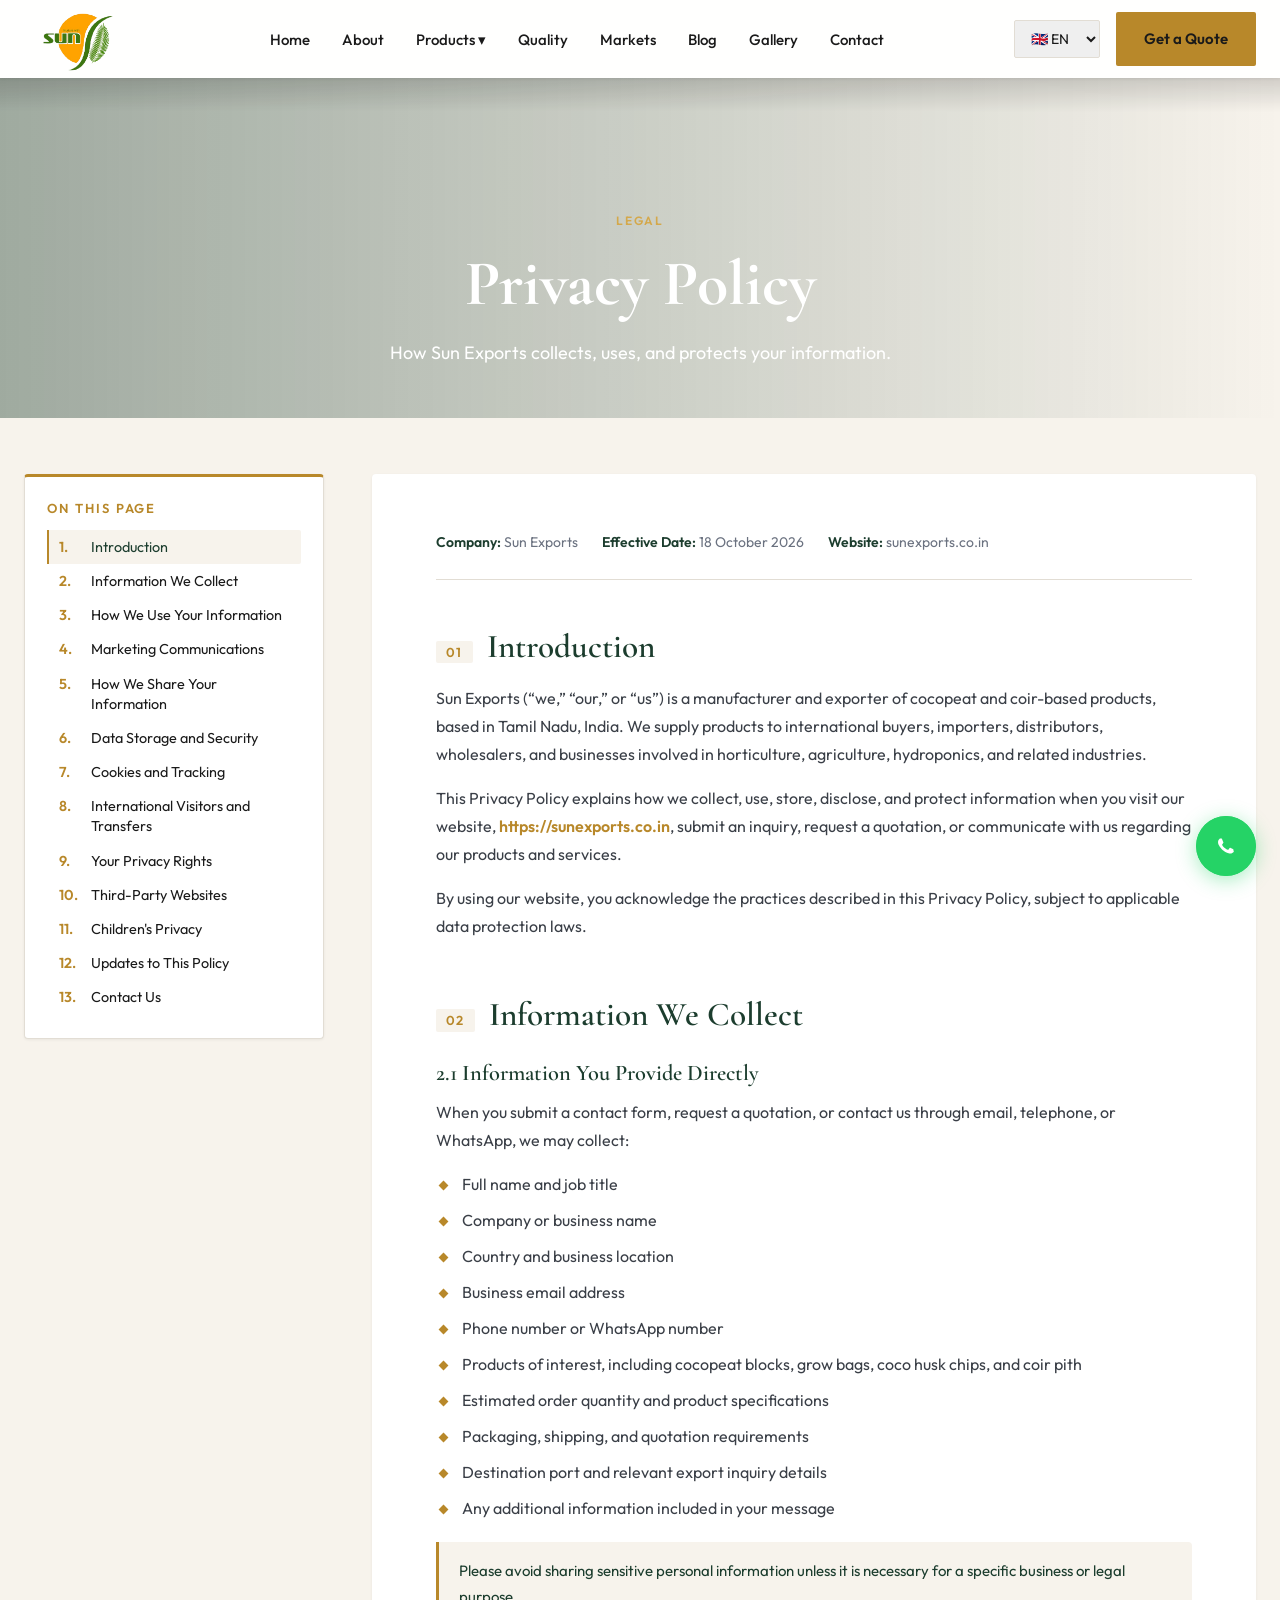
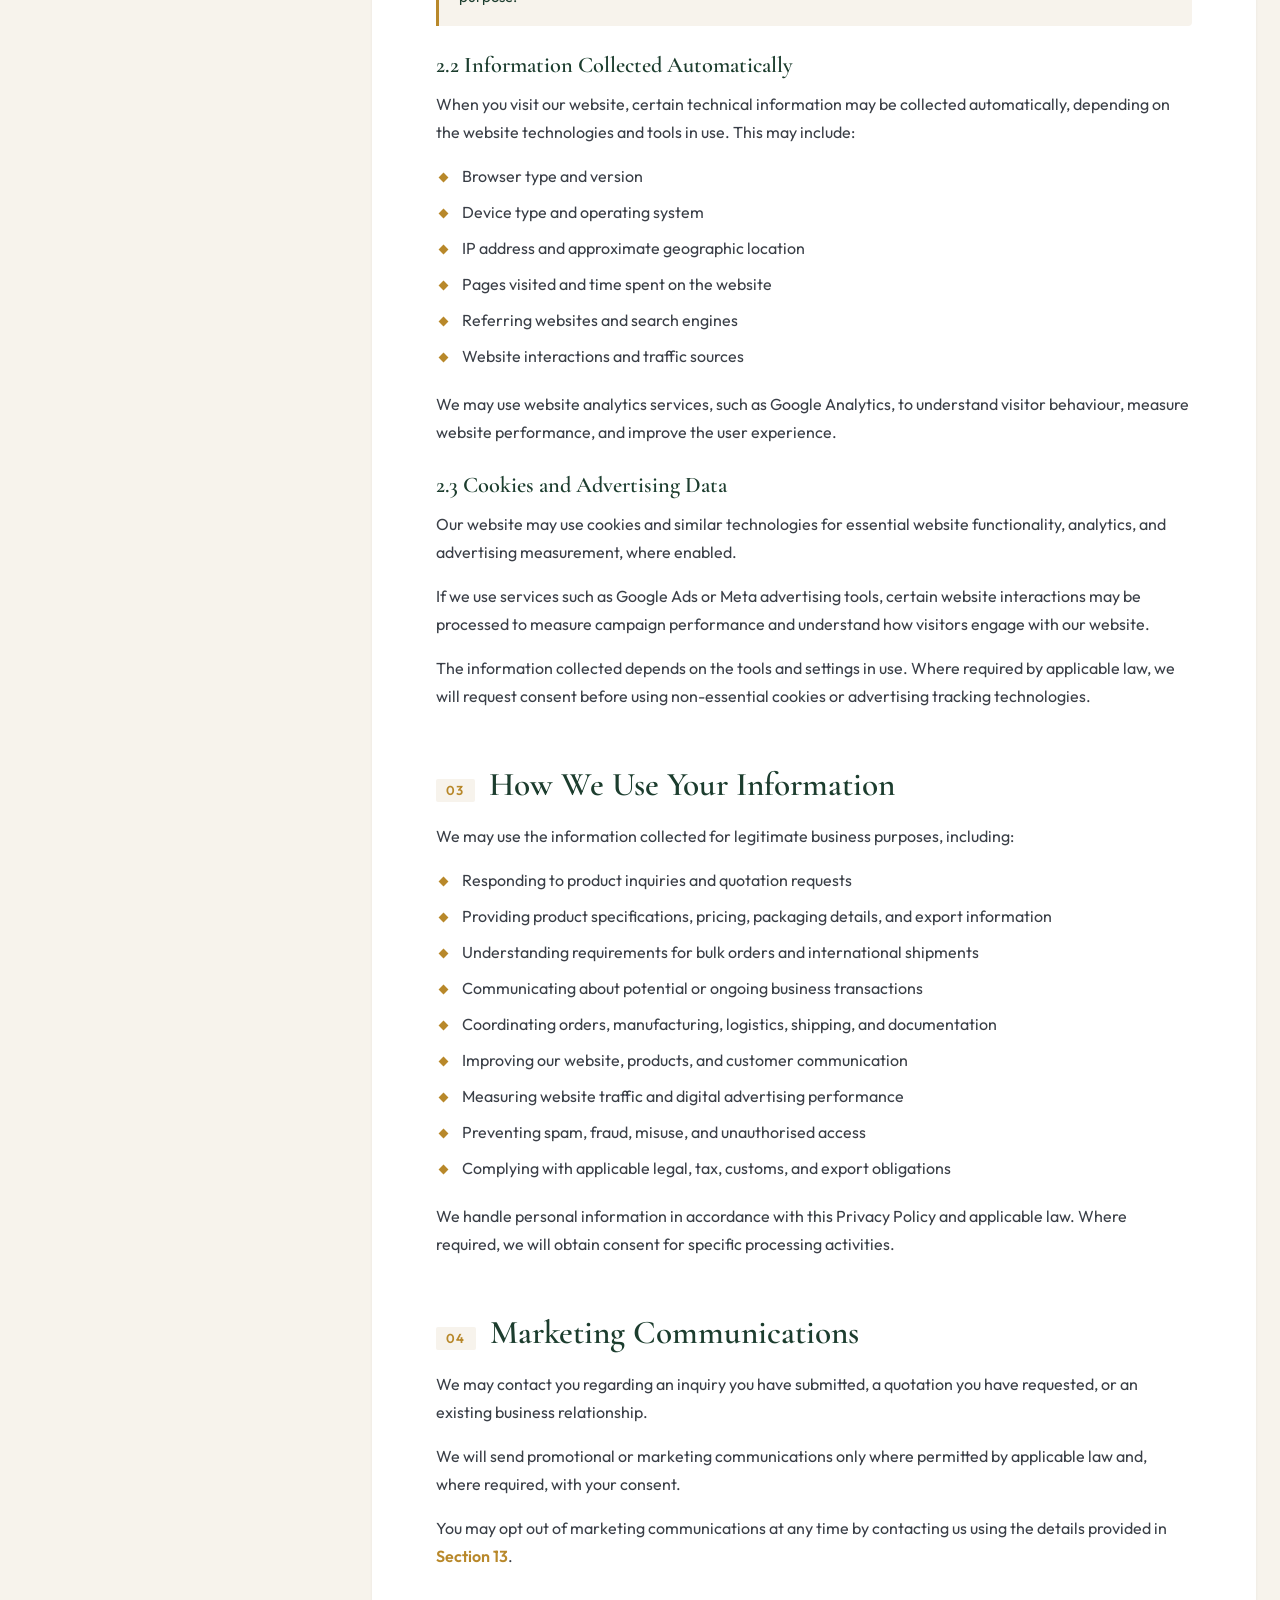
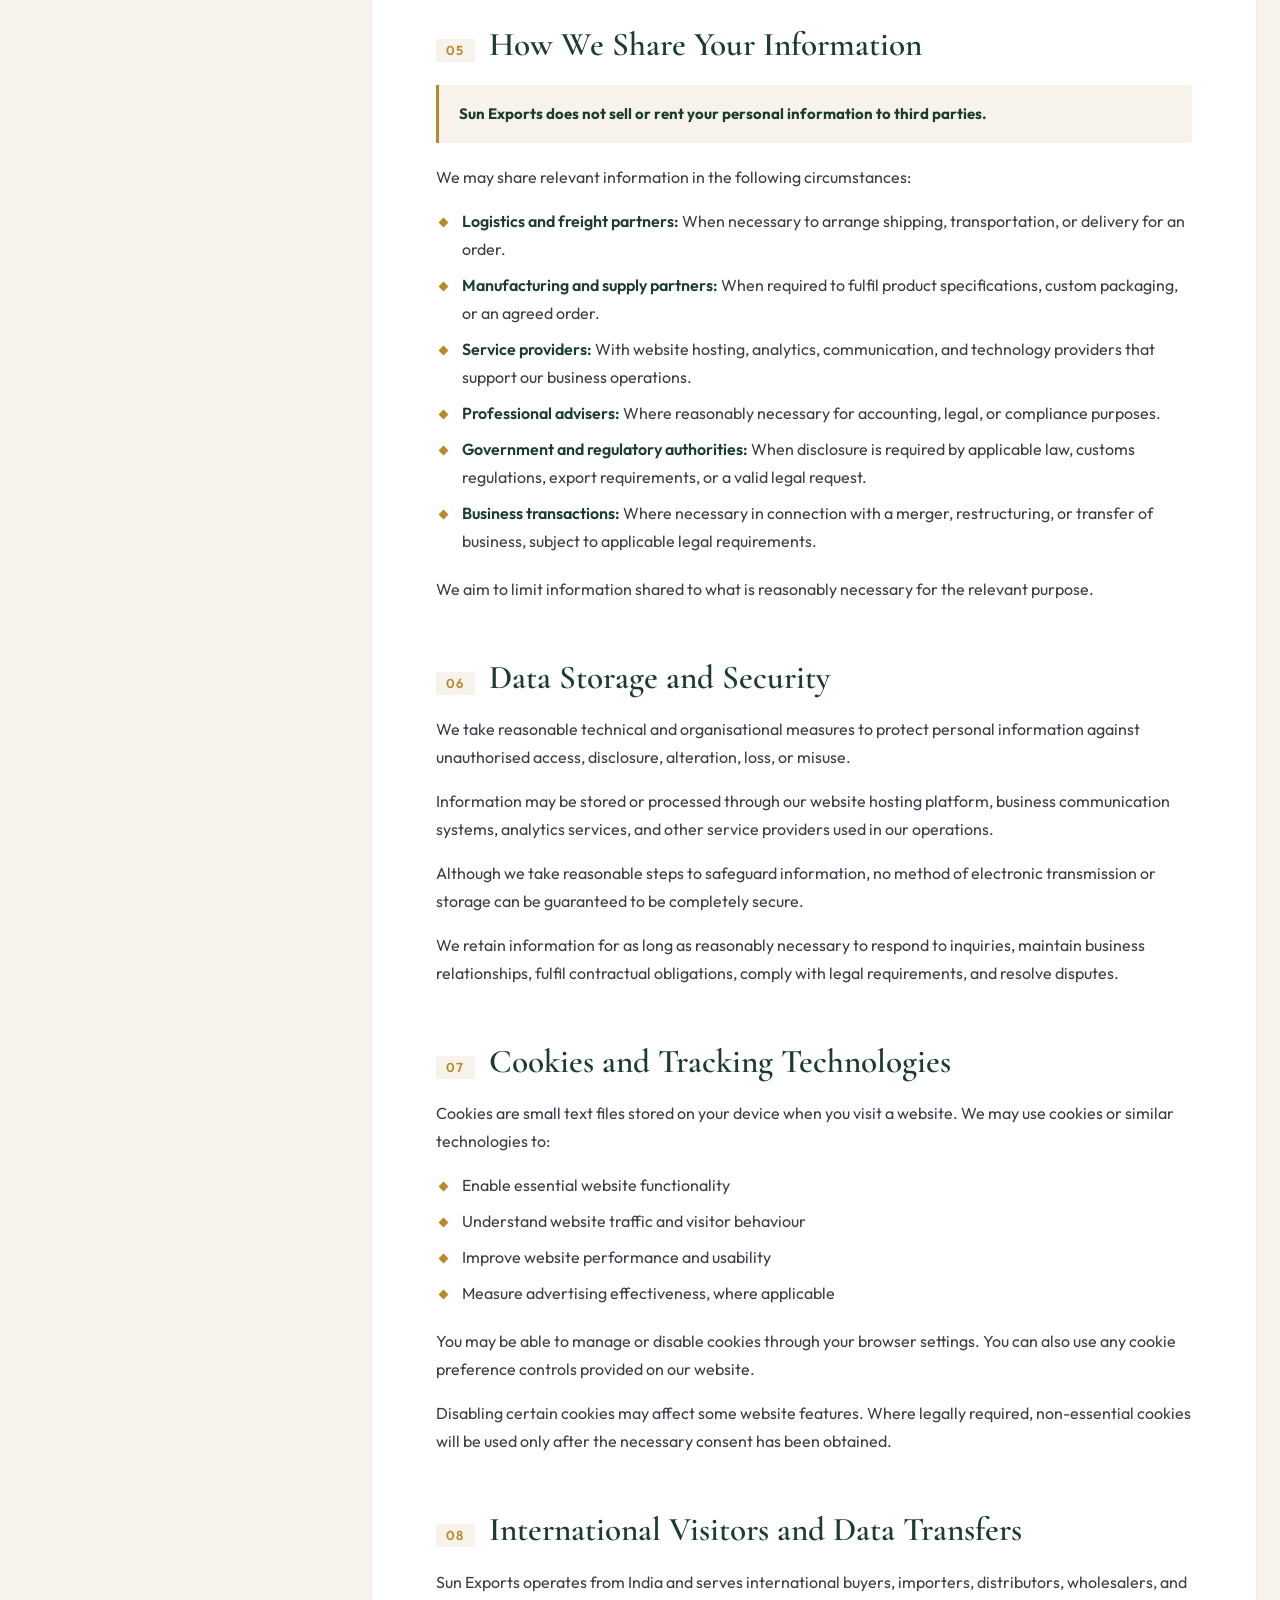
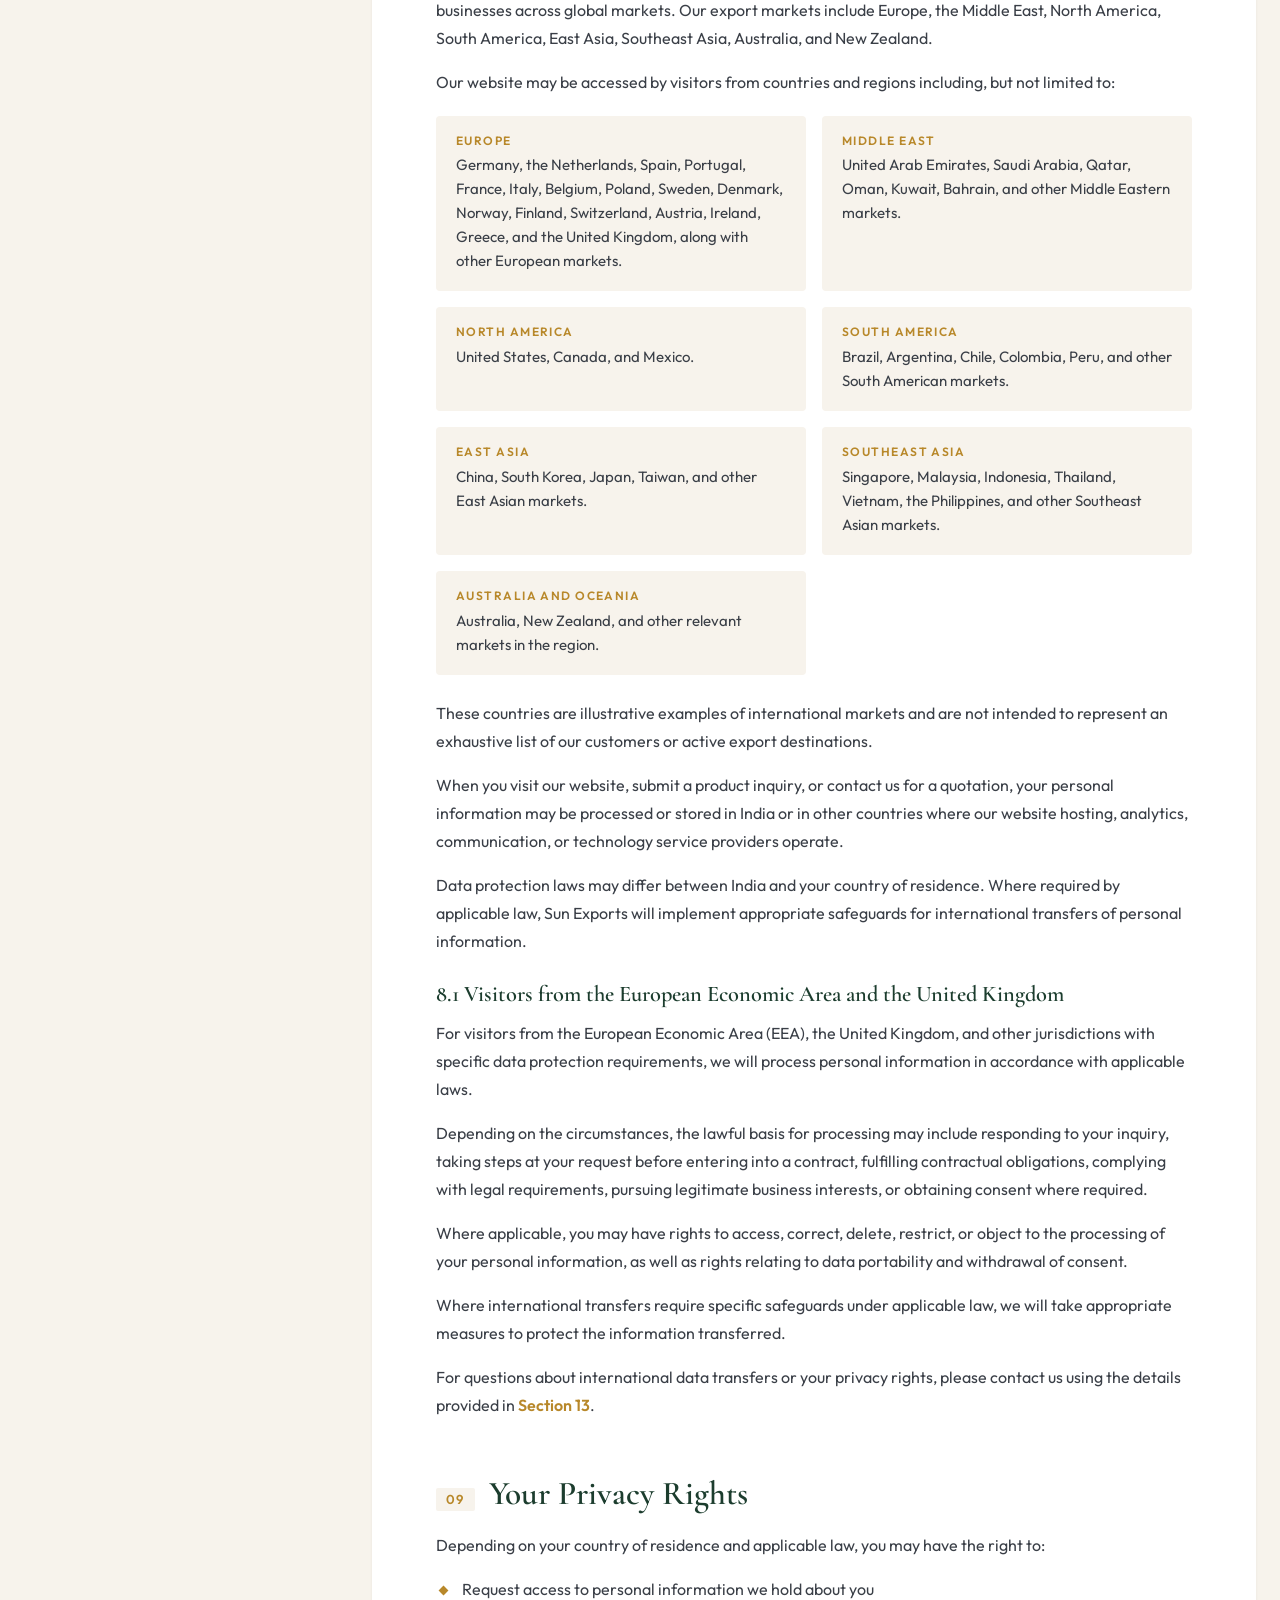
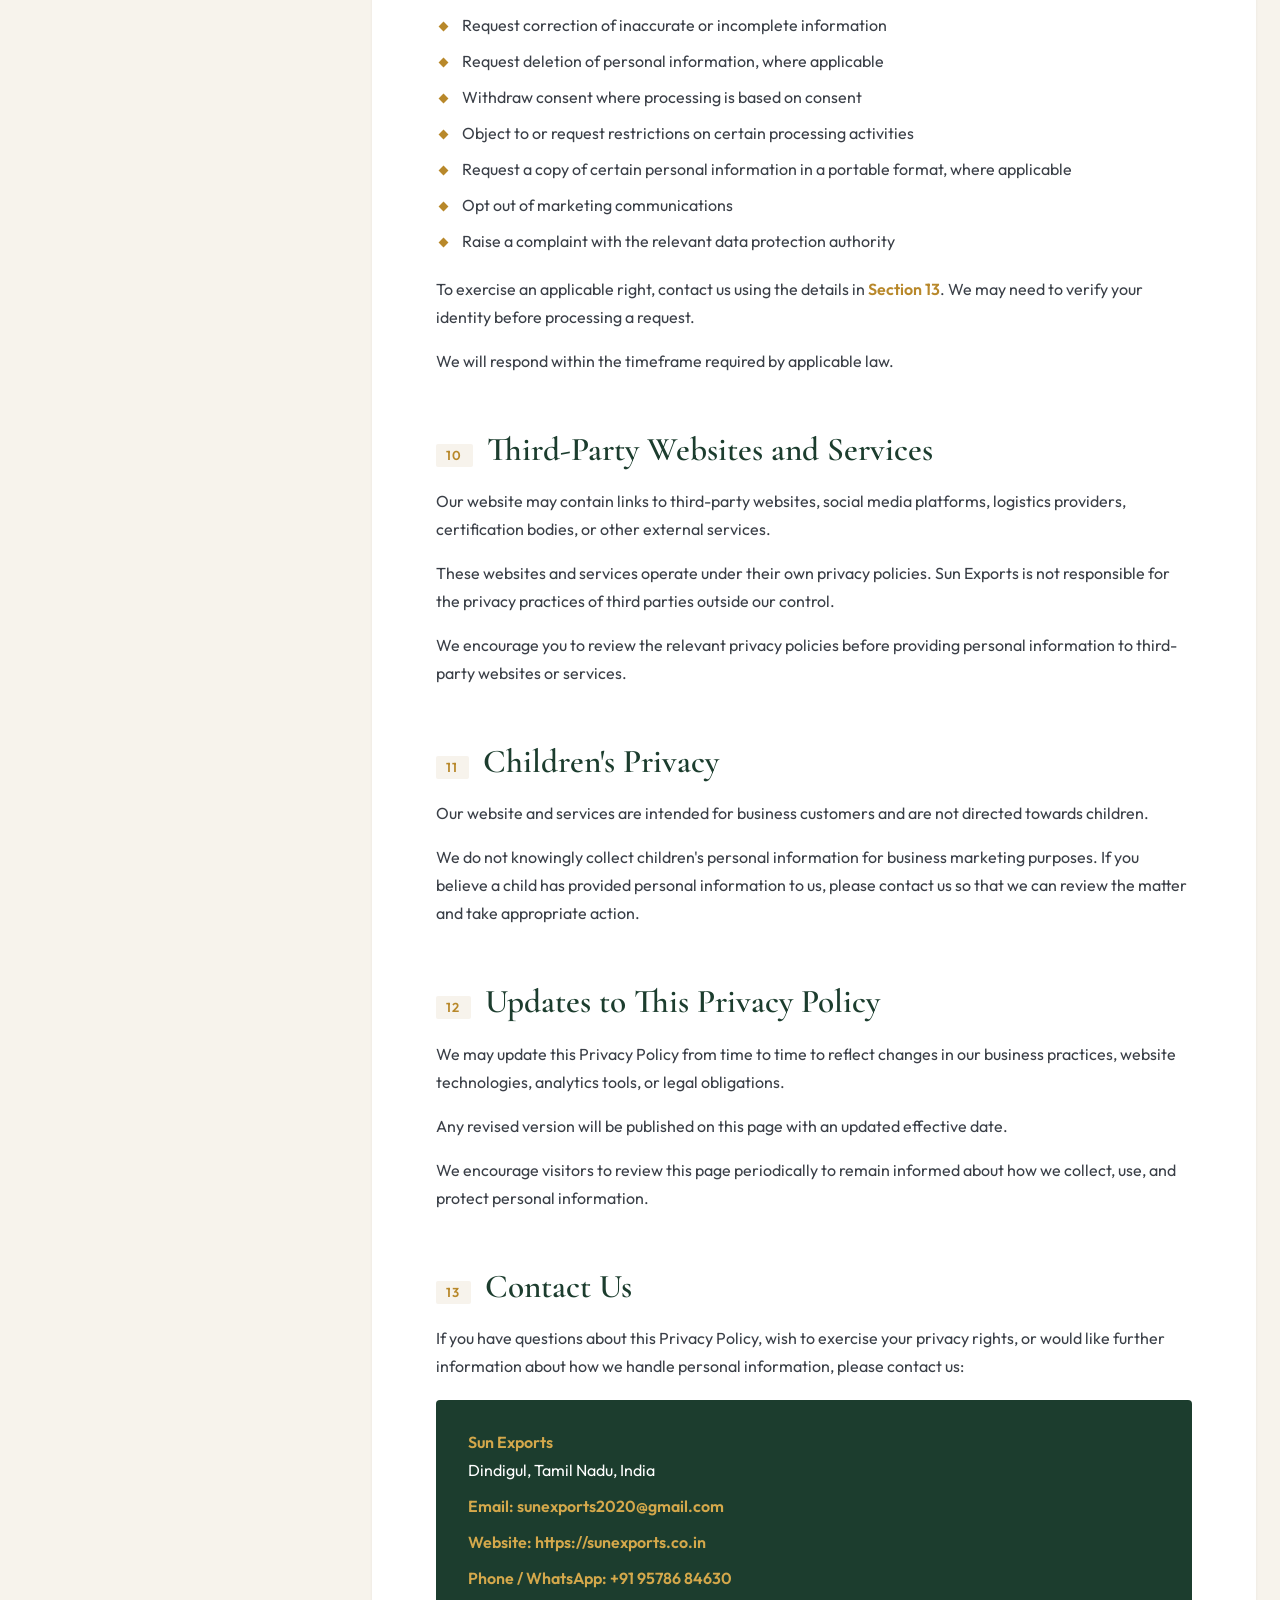
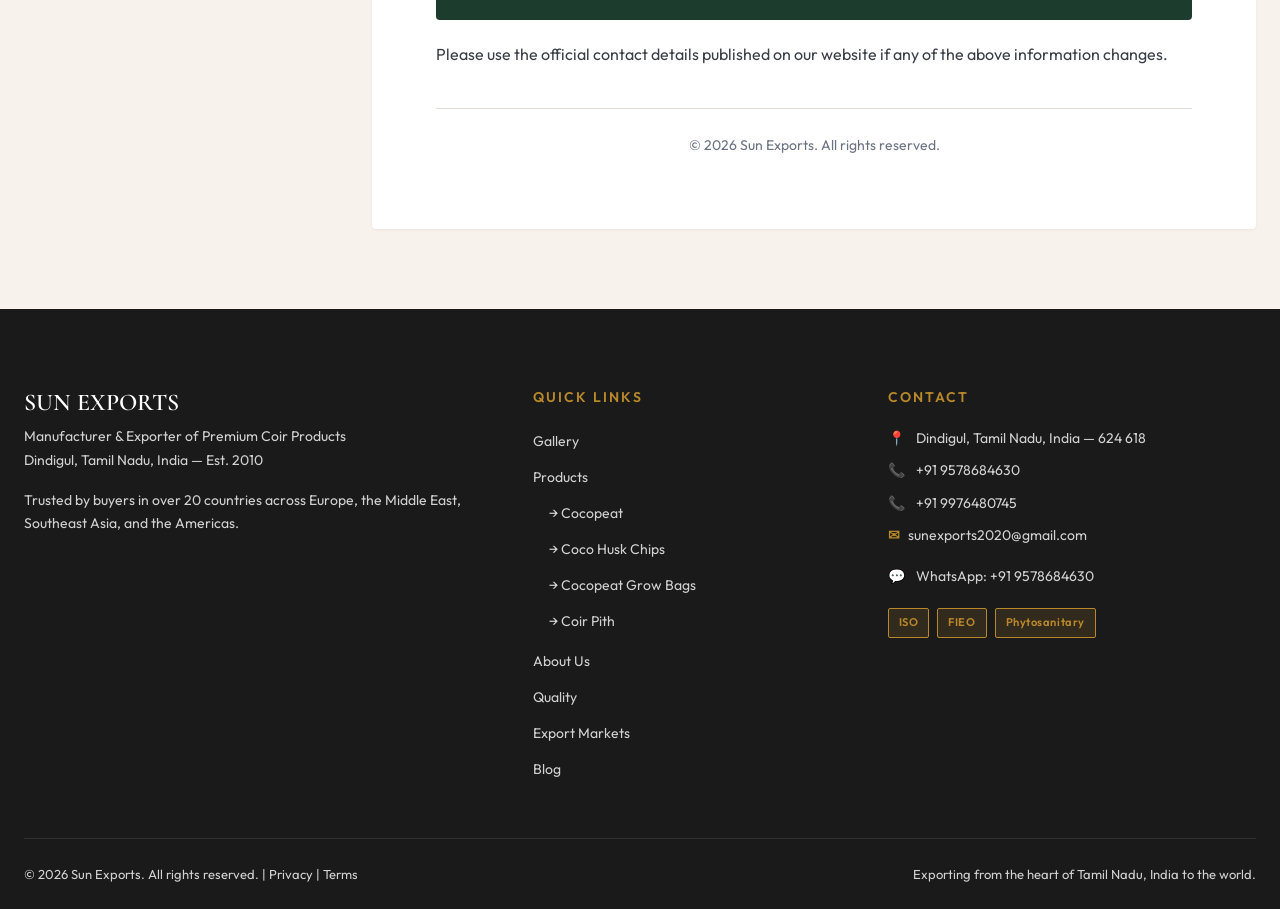
<file: privacy-policy.html>
<!DOCTYPE html>
<html lang="en">
<head>
  <meta charset="UTF-8">
  <meta name="viewport" content="width=device-width, initial-scale=1.0">
  <title>Privacy Policy — Sun Exports</title>
  <meta name="description" content="Privacy Policy of Sun Exports, a manufacturer and exporter of cocopeat and coir products from Tamil Nadu, India. Learn how we collect, use, and protect your information.">
  <link rel="preconnect" href="https://fonts.googleapis.com">
  <link rel="preconnect" href="https://fonts.gstatic.com" crossorigin>
  <link href="https://fonts.googleapis.com/css2?family=Cormorant+Garamond:wght@500;600;700&family=Outfit:wght@400;500;600;700&display=swap" rel="stylesheet">
  <link rel="stylesheet" href="css/styles.css">
  <!-- Favicon -->
  <link rel="icon" type="image/x-icon" href="assests/favicon/favicon.ico">
  <link rel="icon" type="image/png" sizes="32x32" href="assests/favicon/favicon-32x32.png">
  <link rel="icon" type="image/png" sizes="16x16" href="assests/favicon/favicon-16x16.png">
  <link rel="apple-touch-icon" sizes="180x180" href="assests/favicon/apple-touch-icon.png">
  <link rel="manifest" href="assests/favicon/site.webmanifest">
  <style>
    /* ================================================================
       PRIVACY POLICY PAGE
       ================================================================ */
    .hero.short.privacy-hero { min-height: 340px; }
    .privacy-hero .hero-content { text-align: center; max-width: 900px; margin: 0 auto; }
    .privacy-hero .hero-content h1 { font-size: clamp(2.6rem, 5vw, 4.2rem); margin-bottom: 16px; }
    .privacy-hero .hero-content p { margin: 0 auto; text-align: center; }

    .policy-section { padding: 56px 0 80px; }
    .policy-layout {
      display: grid;
      grid-template-columns: 300px minmax(0, 1fr);
      gap: 48px;
      align-items: start;
    }

    /* Table of contents */
    .policy-toc {
      position: sticky;
      top: calc(var(--nav-height) + 24px);
      background: var(--color-white);
      border: 1px solid var(--color-border);
      border-top: 3px solid var(--color-gold);
      border-radius: var(--radius-card);
      padding: 24px 22px;
      box-shadow: var(--shadow-sm);
      max-height: calc(100vh - var(--nav-height) - 48px);
      overflow-y: auto;
    }
    .policy-toc h4 {
      font-family: var(--font-body);
      font-size: 0.8125rem;
      text-transform: uppercase;
      letter-spacing: 0.15em;
      color: var(--color-gold);
      margin-bottom: 14px;
    }
    .policy-toc ol { list-style: none; counter-reset: toc; }
    .policy-toc li { counter-increment: toc; margin: 0; }
    .policy-toc a {
      display: flex;
      gap: 10px;
      padding: 7px 10px;
      font-size: 0.9rem;
      line-height: 1.4;
      color: var(--color-charcoal);
      border-left: 2px solid transparent;
      border-radius: 0 var(--radius-btn) var(--radius-btn) 0;
      transition: background var(--transition), color var(--transition), border-color var(--transition);
    }
    .policy-toc a::before {
      content: counter(toc) ".";
      color: var(--color-gold);
      font-weight: 600;
      min-width: 22px;
    }
    .policy-toc a:hover,
    .policy-toc a.active {
      background: var(--color-cream);
      color: var(--color-forest);
      border-left-color: var(--color-gold);
    }

    /* Content card */
    .policy-content {
      background: var(--color-white);
      border-radius: var(--radius-card);
      box-shadow: var(--shadow-sm);
      padding: 56px 64px;
    }
    .policy-meta {
      display: flex;
      flex-wrap: wrap;
      gap: 8px 24px;
      padding-bottom: 24px;
      margin-bottom: 8px;
      border-bottom: 1px solid var(--color-border);
      font-size: 0.875rem;
      color: var(--color-muted);
    }
    .policy-meta strong { color: var(--color-forest); font-weight: 600; }

    .policy-block { padding-top: 40px; scroll-margin-top: calc(var(--nav-height) + 16px); }
    .policy-block h2 {
      font-size: clamp(1.6rem, 2.6vw, 2.1rem);
      margin-bottom: 18px;
      display: flex;
      align-items: baseline;
      gap: 14px;
    }
    .policy-block h2 .num {
      font-family: var(--font-body);
      font-size: 0.8125rem;
      font-weight: 600;
      letter-spacing: 0.1em;
      color: var(--color-gold);
      background: var(--color-cream);
      padding: 4px 10px;
      border-radius: var(--radius-btn);
      flex-shrink: 0;
    }
    .policy-block h3 {
      font-family: var(--font-display);
      font-size: 1.4rem;
      margin: 26px 0 12px;
    }
    .policy-block p { color: #3a3f47; }
    .policy-block a { color: var(--color-gold); font-weight: 600; border-bottom: 1px solid transparent; transition: border-color var(--transition); }
    .policy-block a:hover { border-bottom-color: var(--color-gold); }

    .policy-list { list-style: none; margin: 0 0 20px; }
    .policy-list li {
      position: relative;
      padding-left: 26px;
      margin-bottom: 8px;
      color: #3a3f47;
    }
    .policy-list li::before {
      content: '';
      position: absolute;
      left: 4px;
      top: 0.75em;
      width: 7px;
      height: 7px;
      background: var(--color-gold);
      transform: rotate(45deg);
    }
    .policy-list li strong { color: var(--color-forest); font-weight: 600; }

    .policy-note {
      background: var(--color-cream);
      border-left: 3px solid var(--color-gold);
      padding: 16px 20px;
      border-radius: 0 var(--radius-card) var(--radius-card) 0;
      margin: 20px 0;
      font-size: 0.9375rem;
      color: var(--color-forest);
    }
    .policy-note p { margin: 0; color: inherit; }

    .policy-regions { display: grid; grid-template-columns: repeat(2, 1fr); gap: 16px; margin: 20px 0 24px; }
    .policy-region {
      background: var(--color-cream);
      border-radius: var(--radius-card);
      padding: 18px 20px;
    }
    .policy-region h4 {
      font-family: var(--font-body);
      font-size: 0.75rem;
      text-transform: uppercase;
      letter-spacing: 0.12em;
      color: var(--color-gold);
      margin-bottom: 6px;
    }
    .policy-region p { margin: 0; font-size: 0.9375rem; line-height: 1.6; }

    .policy-contact {
      background: var(--color-forest);
      color: var(--color-white);
      border-radius: var(--radius-card);
      padding: 28px 32px;
      margin: 20px 0;
    }
    .policy-contact p { color: var(--color-white); margin-bottom: 8px; }
    .policy-contact p:last-child { margin-bottom: 0; }
    .policy-contact strong { color: var(--color-gold-light); font-weight: 600; }
    .policy-block .policy-contact a { color: var(--color-gold-light); }
    .policy-closing { margin-top: 40px; padding-top: 24px; border-top: 1px solid var(--color-border); font-size: 0.875rem; color: var(--color-muted); text-align: center; }

    @media (max-width: 1024px) {
      .policy-layout { grid-template-columns: 1fr; gap: 28px; }
      .policy-toc { position: static; max-height: none; }
      .policy-toc ol { columns: 2; column-gap: 24px; }
      .policy-toc li { break-inside: avoid; }
    }
    @media (max-width: 768px) {
      .policy-section { padding: 32px 0 56px; }
      .policy-content { padding: 32px 22px; }
      .policy-toc ol { columns: 1; }
      .policy-regions { grid-template-columns: 1fr; }
      .policy-block h2 { flex-direction: column; gap: 8px; }
      .policy-contact { padding: 22px; }
    }
  </style>
</head>
<body>
  <!-- Google Translate (hidden by default, can be enabled via language selector) -->
  <div id="google_translate_element" style="display:none;"></div>
  
  <nav class="nav">
    <div class="nav-inner">
      <a href="index.html" class="nav-logo">
        <img src="assests/images/SUN LOGO.png" alt="Sun Exports Logo" class="logo-img">
      </a>
      <ul class="nav-links">
        <li><a href="index.html">Home</a></li>
        <li><a href="about.html">About</a></li>
        <li class="nav-dropdown">
          <a href="products.html">Products &#9662;</a>
          <div class="nav-dropdown-menu">
            <a href="cocopeat.html">Cocopeat</a>
            <a href="coco-husk-chips.html">coco husk chips</a>
            <a href="cocopeat-grow-bags.html">cocopeat grow bags</a>
            <a href="coir-pith.html">coir pith / Dust</a>
          </div>
        </li>
        <li><a href="quality.html">Quality</a></li>
        <li><a href="export-markets.html">Markets</a></li>
        <li><a href="blog.html">Blog</a></li>
        <li><a href="gallery.html">Gallery</a></li>
        <li><a href="contact.html">Contact</a></li>
      </ul>
      <div class="nav-actions">
        <select id="lang-select" class="lang-switcher" aria-label="Language" onchange="changeLanguage(this.value)">
          <option value="en">&#127468;&#127463; EN</option>
          <option value="ar">&#127480;&#127462; AR</option>
          <option value="es">&#127466;&#127480; ES</option>
          <option value="fr">&#127467;&#127479; FR</option>
          <option value="de">&#127465;&#127466; DE</option>
          <option value="ja">&#127471;&#127477; JA</option>
          <option value="ko">&#127472;&#127479; KO</option>
          <option value="pt">&#127463;&#127479; PT</option>
          <option value="nl">&#127475;&#127473; NL</option>
          <option value="zh-CN">&#127464;&#127475; CN</option>
        </select>
        <a href="contact.html" class="btn btn-gold">Get a Quote</a>
        <button class="hamburger" aria-label="Menu"><span></span><span></span><span></span></button>
      </div>
    </div>
  </nav>
  
  <div class="mobile-menu">
    <a href="index.html">Home</a>
    <a href="about.html">About</a>
    <a href="products.html">Products</a>
    <a href="cocopeat.html">Cocopeat</a>
    <a href="coco-husk-chips.html">coco husk chips</a>
    <a href="cocopeat-grow-bags.html">cocopeat grow bags</a>
    <a href="coir-pith.html">coir pith / Dust</a>
    <a href="quality.html">Quality</a>
    <a href="export-markets.html">Markets</a>
    <a href="blog.html">Blog</a>
    <a href="gallery.html">Gallery</a>
  </div>

  <!-- Hero Section -->
  <header class="hero short privacy-hero" style="background-image: url('https://images.unsplash.com/photo-1497366216548-37526070297c?w=1920&amp;q=80');">
    <div class="hero-content">
      <span class="eyebrow">Legal</span>
      <h1>Privacy Policy</h1>
      <p>How Sun Exports collects, uses, and protects your information.</p>
    </div>
  </header>

  <!-- Policy Section -->
  <section class="section-cream policy-section">
    <div class="container">
      <div class="policy-layout">

        <aside class="policy-toc" aria-label="Table of contents">
          <h4>On This Page</h4>
          <ol>
            <li><a href="#introduction">Introduction</a></li>
            <li><a href="#information-we-collect">Information We Collect</a></li>
            <li><a href="#how-we-use">How We Use Your Information</a></li>
            <li><a href="#marketing">Marketing Communications</a></li>
            <li><a href="#sharing">How We Share Your Information</a></li>
            <li><a href="#security">Data Storage and Security</a></li>
            <li><a href="#cookies">Cookies and Tracking</a></li>
            <li><a href="#international">International Visitors and Transfers</a></li>
            <li><a href="#rights">Your Privacy Rights</a></li>
            <li><a href="#third-party">Third-Party Websites</a></li>
            <li><a href="#children">Children's Privacy</a></li>
            <li><a href="#updates">Updates to This Policy</a></li>
            <li><a href="#contact-us">Contact Us</a></li>
          </ol>
        </aside>

        <article class="policy-content">
          <div class="policy-meta">
            <span><strong>Company:</strong> Sun Exports</span>
            <span><strong>Effective Date:</strong> 18 October 2026</span>
            <span><strong>Website:</strong> sunexports.co.in</span>
          </div>

          <!-- 1 -->
          <div class="policy-block" id="introduction">
            <h2><span class="num">01</span>Introduction</h2>
            <p>Sun Exports (“we,” “our,” or “us”) is a manufacturer and exporter of cocopeat and coir-based products, based in Tamil Nadu, India. We supply products to international buyers, importers, distributors, wholesalers, and businesses involved in horticulture, agriculture, hydroponics, and related industries.</p>
            <p>This Privacy Policy explains how we collect, use, store, disclose, and protect information when you visit our website, <a href="https://sunexports.co.in">https://sunexports.co.in</a>, submit an inquiry, request a quotation, or communicate with us regarding our products and services.</p>
            <p>By using our website, you acknowledge the practices described in this Privacy Policy, subject to applicable data protection laws.</p>
          </div>

          <!-- 2 -->
          <div class="policy-block" id="information-we-collect">
            <h2><span class="num">02</span>Information We Collect</h2>

            <h3>2.1 Information You Provide Directly</h3>
            <p>When you submit a contact form, request a quotation, or contact us through email, telephone, or WhatsApp, we may collect:</p>
            <ul class="policy-list">
              <li>Full name and job title</li>
              <li>Company or business name</li>
              <li>Country and business location</li>
              <li>Business email address</li>
              <li>Phone number or WhatsApp number</li>
              <li>Products of interest, including cocopeat blocks, grow bags, coco husk chips, and coir pith</li>
              <li>Estimated order quantity and product specifications</li>
              <li>Packaging, shipping, and quotation requirements</li>
              <li>Destination port and relevant export inquiry details</li>
              <li>Any additional information included in your message</li>
            </ul>
            <div class="policy-note"><p>Please avoid sharing sensitive personal information unless it is necessary for a specific business or legal purpose.</p></div>

            <h3>2.2 Information Collected Automatically</h3>
            <p>When you visit our website, certain technical information may be collected automatically, depending on the website technologies and tools in use. This may include:</p>
            <ul class="policy-list">
              <li>Browser type and version</li>
              <li>Device type and operating system</li>
              <li>IP address and approximate geographic location</li>
              <li>Pages visited and time spent on the website</li>
              <li>Referring websites and search engines</li>
              <li>Website interactions and traffic sources</li>
            </ul>
            <p>We may use website analytics services, such as Google Analytics, to understand visitor behaviour, measure website performance, and improve the user experience.</p>

            <h3>2.3 Cookies and Advertising Data</h3>
            <p>Our website may use cookies and similar technologies for essential website functionality, analytics, and advertising measurement, where enabled.</p>
            <p>If we use services such as Google Ads or Meta advertising tools, certain website interactions may be processed to measure campaign performance and understand how visitors engage with our website.</p>
            <p>The information collected depends on the tools and settings in use. Where required by applicable law, we will request consent before using non-essential cookies or advertising tracking technologies.</p>
          </div>

          <!-- 3 -->
          <div class="policy-block" id="how-we-use">
            <h2><span class="num">03</span>How We Use Your Information</h2>
            <p>We may use the information collected for legitimate business purposes, including:</p>
            <ul class="policy-list">
              <li>Responding to product inquiries and quotation requests</li>
              <li>Providing product specifications, pricing, packaging details, and export information</li>
              <li>Understanding requirements for bulk orders and international shipments</li>
              <li>Communicating about potential or ongoing business transactions</li>
              <li>Coordinating orders, manufacturing, logistics, shipping, and documentation</li>
              <li>Improving our website, products, and customer communication</li>
              <li>Measuring website traffic and digital advertising performance</li>
              <li>Preventing spam, fraud, misuse, and unauthorised access</li>
              <li>Complying with applicable legal, tax, customs, and export obligations</li>
            </ul>
            <p>We handle personal information in accordance with this Privacy Policy and applicable law. Where required, we will obtain consent for specific processing activities.</p>
          </div>

          <!-- 4 -->
          <div class="policy-block" id="marketing">
            <h2><span class="num">04</span>Marketing Communications</h2>
            <p>We may contact you regarding an inquiry you have submitted, a quotation you have requested, or an existing business relationship.</p>
            <p>We will send promotional or marketing communications only where permitted by applicable law and, where required, with your consent.</p>
            <p>You may opt out of marketing communications at any time by contacting us using the details provided in <a href="#contact-us">Section 13</a>.</p>
          </div>

          <!-- 5 -->
          <div class="policy-block" id="sharing">
            <h2><span class="num">05</span>How We Share Your Information</h2>
            <div class="policy-note"><p><strong>Sun Exports does not sell or rent your personal information to third parties.</strong></p></div>
            <p>We may share relevant information in the following circumstances:</p>
            <ul class="policy-list">
              <li><strong>Logistics and freight partners:</strong> When necessary to arrange shipping, transportation, or delivery for an order.</li>
              <li><strong>Manufacturing and supply partners:</strong> When required to fulfil product specifications, custom packaging, or an agreed order.</li>
              <li><strong>Service providers:</strong> With website hosting, analytics, communication, and technology providers that support our business operations.</li>
              <li><strong>Professional advisers:</strong> Where reasonably necessary for accounting, legal, or compliance purposes.</li>
              <li><strong>Government and regulatory authorities:</strong> When disclosure is required by applicable law, customs regulations, export requirements, or a valid legal request.</li>
              <li><strong>Business transactions:</strong> Where necessary in connection with a merger, restructuring, or transfer of business, subject to applicable legal requirements.</li>
            </ul>
            <p>We aim to limit information shared to what is reasonably necessary for the relevant purpose.</p>
          </div>

          <!-- 6 -->
          <div class="policy-block" id="security">
            <h2><span class="num">06</span>Data Storage and Security</h2>
            <p>We take reasonable technical and organisational measures to protect personal information against unauthorised access, disclosure, alteration, loss, or misuse.</p>
            <p>Information may be stored or processed through our website hosting platform, business communication systems, analytics services, and other service providers used in our operations.</p>
            <p>Although we take reasonable steps to safeguard information, no method of electronic transmission or storage can be guaranteed to be completely secure.</p>
            <p>We retain information for as long as reasonably necessary to respond to inquiries, maintain business relationships, fulfil contractual obligations, comply with legal requirements, and resolve disputes.</p>
          </div>

          <!-- 7 -->
          <div class="policy-block" id="cookies">
            <h2><span class="num">07</span>Cookies and Tracking Technologies</h2>
            <p>Cookies are small text files stored on your device when you visit a website. We may use cookies or similar technologies to:</p>
            <ul class="policy-list">
              <li>Enable essential website functionality</li>
              <li>Understand website traffic and visitor behaviour</li>
              <li>Improve website performance and usability</li>
              <li>Measure advertising effectiveness, where applicable</li>
            </ul>
            <p>You may be able to manage or disable cookies through your browser settings. You can also use any cookie preference controls provided on our website.</p>
            <p>Disabling certain cookies may affect some website features. Where legally required, non-essential cookies will be used only after the necessary consent has been obtained.</p>
          </div>

          <!-- 8 -->
          <div class="policy-block" id="international">
            <h2><span class="num">08</span>International Visitors and Data Transfers</h2>
            <p>Sun Exports operates from India and serves international buyers, importers, distributors, wholesalers, and businesses across global markets. Our export markets include Europe, the Middle East, North America, South America, East Asia, Southeast Asia, Australia, and New Zealand.</p>
            <p>Our website may be accessed by visitors from countries and regions including, but not limited to:</p>

            <div class="policy-regions">
              <div class="policy-region"><h4>Europe</h4><p>Germany, the Netherlands, Spain, Portugal, France, Italy, Belgium, Poland, Sweden, Denmark, Norway, Finland, Switzerland, Austria, Ireland, Greece, and the United Kingdom, along with other European markets.</p></div>
              <div class="policy-region"><h4>Middle East</h4><p>United Arab Emirates, Saudi Arabia, Qatar, Oman, Kuwait, Bahrain, and other Middle Eastern markets.</p></div>
              <div class="policy-region"><h4>North America</h4><p>United States, Canada, and Mexico.</p></div>
              <div class="policy-region"><h4>South America</h4><p>Brazil, Argentina, Chile, Colombia, Peru, and other South American markets.</p></div>
              <div class="policy-region"><h4>East Asia</h4><p>China, South Korea, Japan, Taiwan, and other East Asian markets.</p></div>
              <div class="policy-region"><h4>Southeast Asia</h4><p>Singapore, Malaysia, Indonesia, Thailand, Vietnam, the Philippines, and other Southeast Asian markets.</p></div>
              <div class="policy-region"><h4>Australia and Oceania</h4><p>Australia, New Zealand, and other relevant markets in the region.</p></div>
            </div>

            <p>These countries are illustrative examples of international markets and are not intended to represent an exhaustive list of our customers or active export destinations.</p>
            <p>When you visit our website, submit a product inquiry, or contact us for a quotation, your personal information may be processed or stored in India or in other countries where our website hosting, analytics, communication, or technology service providers operate.</p>
            <p>Data protection laws may differ between India and your country of residence. Where required by applicable law, Sun Exports will implement appropriate safeguards for international transfers of personal information.</p>

            <h3>8.1 Visitors from the European Economic Area and the United Kingdom</h3>
            <p>For visitors from the European Economic Area (EEA), the United Kingdom, and other jurisdictions with specific data protection requirements, we will process personal information in accordance with applicable laws.</p>
            <p>Depending on the circumstances, the lawful basis for processing may include responding to your inquiry, taking steps at your request before entering into a contract, fulfilling contractual obligations, complying with legal requirements, pursuing legitimate business interests, or obtaining consent where required.</p>
            <p>Where applicable, you may have rights to access, correct, delete, restrict, or object to the processing of your personal information, as well as rights relating to data portability and withdrawal of consent.</p>
            <p>Where international transfers require specific safeguards under applicable law, we will take appropriate measures to protect the information transferred.</p>
            <p>For questions about international data transfers or your privacy rights, please contact us using the details provided in <a href="#contact-us">Section 13</a>.</p>
          </div>

          <!-- 9 -->
          <div class="policy-block" id="rights">
            <h2><span class="num">09</span>Your Privacy Rights</h2>
            <p>Depending on your country of residence and applicable law, you may have the right to:</p>
            <ul class="policy-list">
              <li>Request access to personal information we hold about you</li>
              <li>Request correction of inaccurate or incomplete information</li>
              <li>Request deletion of personal information, where applicable</li>
              <li>Withdraw consent where processing is based on consent</li>
              <li>Object to or request restrictions on certain processing activities</li>
              <li>Request a copy of certain personal information in a portable format, where applicable</li>
              <li>Opt out of marketing communications</li>
              <li>Raise a complaint with the relevant data protection authority</li>
            </ul>
            <p>To exercise an applicable right, contact us using the details in <a href="#contact-us">Section 13</a>. We may need to verify your identity before processing a request.</p>
            <p>We will respond within the timeframe required by applicable law.</p>
          </div>

          <!-- 10 -->
          <div class="policy-block" id="third-party">
            <h2><span class="num">10</span>Third-Party Websites and Services</h2>
            <p>Our website may contain links to third-party websites, social media platforms, logistics providers, certification bodies, or other external services.</p>
            <p>These websites and services operate under their own privacy policies. Sun Exports is not responsible for the privacy practices of third parties outside our control.</p>
            <p>We encourage you to review the relevant privacy policies before providing personal information to third-party websites or services.</p>
          </div>

          <!-- 11 -->
          <div class="policy-block" id="children">
            <h2><span class="num">11</span>Children's Privacy</h2>
            <p>Our website and services are intended for business customers and are not directed towards children.</p>
            <p>We do not knowingly collect children's personal information for business marketing purposes. If you believe a child has provided personal information to us, please contact us so that we can review the matter and take appropriate action.</p>
          </div>

          <!-- 12 -->
          <div class="policy-block" id="updates">
            <h2><span class="num">12</span>Updates to This Privacy Policy</h2>
            <p>We may update this Privacy Policy from time to time to reflect changes in our business practices, website technologies, analytics tools, or legal obligations.</p>
            <p>Any revised version will be published on this page with an updated effective date.</p>
            <p>We encourage visitors to review this page periodically to remain informed about how we collect, use, and protect personal information.</p>
          </div>

          <!-- 13 -->
          <div class="policy-block" id="contact-us">
            <h2><span class="num">13</span>Contact Us</h2>
            <p>If you have questions about this Privacy Policy, wish to exercise your privacy rights, or would like further information about how we handle personal information, please contact us:</p>
            <div class="policy-contact">
              <p><strong>Sun Exports</strong><br>Dindigul, Tamil Nadu, India</p>
              <p><strong>Email:</strong> <a href="mailto:sunexports2020@gmail.com">sunexports2020@gmail.com</a></p>
              <p><strong>Website:</strong> <a href="https://sunexports.co.in">https://sunexports.co.in</a></p>
              <p><strong>Phone / WhatsApp:</strong> <a href="https://wa.me/919578684630">+91 95786 84630</a></p>
            </div>
            <p>Please use the official contact details published on our website if any of the above information changes.</p>
          </div>

          <p class="policy-closing">&copy; 2026 Sun Exports. All rights reserved.</p>
        </article>

      </div>
    </div>
  </section>

  <footer>
    <div class="container">
      <div class="footer-grid">
        <div class="footer-brand">
          <h3>SUN EXPORTS</h3>
          <p>Manufacturer &amp; Exporter of Premium Coir Products<br>Dindigul, Tamil Nadu, India &mdash; Est. 2010</p>
          <p style="margin-top: 16px;">Trusted by buyers in over 20 countries across Europe, the Middle East, Southeast Asia, and the Americas.</p>
        </div>
        <div>
          <h4>Quick Links</h4>
          <ul>
            <li><a href="gallery.html">Gallery</a></li>
            <li><a href="products.html">Products</a></li> 
            <li style="padding-left: 16px;"><a href="cocopeat.html">&rarr; Cocopeat</a></li>
            <li style="padding-left: 16px;"><a href="coco-husk-chips.html">&rarr; Coco Husk Chips</a></li>
            <li style="padding-left: 16px;"><a href="cocopeat-grow-bags.html">&rarr; Cocopeat Grow Bags</a></li>
            <li style="padding-left: 16px;"><a href="coir-pith.html">&rarr; Coir Pith</a></li>
            <li style="margin-top: 12px;"><a href="about.html">About Us</a></li>
            <li><a href="quality.html">Quality</a></li>
            <li><a href="export-markets.html">Export Markets</a></li>
            <li><a href="blog.html">Blog</a></li>
          </ul>
        </div>
        <div class="footer-contact">
          <h4>Contact</h4>
          <p><span class="label">&#128205;</span> Dindigul, Tamil Nadu, India &mdash; 624 618</p>
          <p><span class="label">&#128222;</span> +91 9578684630</p>
          <p><span class="label">&#128222;</span> +91 9976480745</p>
          <p><span class="label">&#9993;</span><a href="mailto:sunexports2020@gmail.com">sunexports2020@gmail.com</a></p>
          <p style="margin-top:16px;">
    <span class="label">&#128172;</span>
    <a href="https://wa.me/919578684630?text=Hello%20Sun%20Exports,%20I%20am%20interested%20in%20your%20coir%20products.%20Could%20you%20please%20share%20your%20product%20catalogue%20and%20quotation?" target="_blank" rel="noopener">
      WhatsApp: +91 9578684630
    </a>
  </p>
          <div class="certs">
            <span class="cert-badge">ISO</span>
            <span class="cert-badge">FIEO</span>
            <span class="cert-badge">Phytosanitary</span>
          </div>
        </div>
      </div>
      <div class="footer-bottom">
        <div>&copy; 2026 Sun Exports. All rights reserved. | <a href="privacy-policy.html">Privacy</a> | <a href="#">Terms</a></div>
        <div>Exporting from the heart of Tamil Nadu, India to the world.</div>
      </div>
    </div>
  </footer>

  <!-- WhatsApp Float Button -->
  <a href="https://wa.me/919578684630?text=Hello%2C%20I%27m%20interested%20in%20getting%20a%20quote%20for%20coir%20products%20from%20Sun%20Sun%20Exports." class="whatsapp-float" class="whatsapp-float" target="_blank" rel="noopener" aria-label="WhatsApp">
    <svg viewBox="0 0 24 24" fill="currentColor"><path d="M17.472 14.382c-.297-.149-1.758-.867-2.03-.967-.273-.099-.471-.148-.67.15-.197.297-.767.966-.94 1.164-.173.199-.347.223-.644.075-.297-.15-1.255-.463-2.39-1.475-.883-.788-1.48-1.761-1.653-2.059-.173-.297-.018-.458.13-.606.134-.133.298-.347.446-.52.149-.174.198-.298.298-.497.099-.198.05-.371-.025-.52-.075-.149-.669-1.612-.916-2.207-.242-.579-.487-.5-.669-.51-.173-.008-.371-.01-.57-.01-.198 0-.52.074-.792.372-.272.297-1.04 1.016-1.04 2.479 0 1.462 1.065 2.875 1.213 3.074.149.198 2.096 3.2 5.077 4.487.709.306 1.262.489 1.694.625.712.227 1.36.195 1.871.118.571-.085 1.758-.719 2.006-1.413.248-.69875-1.413-.074-.124-.272-.198-.57-.347m-5.421 7.403h-.004a9.87 9.87 0 01-5.031-1.378l-.361-.214-3.741.982.998-3.648-.235-.374a9.86 9.86 0 01-1.51-5.26c.001-5.45 4.436-9.884 9.888-9.884 2.64 0 5.122 1.03 6.988 2.898a9.825 9.825 0 012.893 6.994c-.003 5.45-4.437 9.884-9.885 9.884m8.413-18.297A11.815 11.815 0 0012.05 0C5.495 0 .16 5.335.157 11.892c0 2.096.547 4.142 1.588 5.945L.057 24l6.305-1.654a11.882 11.882 0 005.683 1.448h.005c6.554 0 11.89-5.335 11.893-11.893a11.821 11.821 0 00-3.48-8.413z"/></svg>
    <span class="label">Chat with us</span>
  </a>

  <div id="google_translate_element" style="display:none;"></div>
  <script src="https://translate.google.com/translate_a/element.js?cb=googleTranslateElementInit"></script>
  <script src="js/main.js"></script>

  <script>
    // Highlight the current section in the table of contents
    (function () {
      var links = document.querySelectorAll('.policy-toc a');
      var blocks = [];
      links.forEach(function (a) {
        var el = document.getElementById(a.getAttribute('href').slice(1));
        if (el) blocks.push({ el: el, link: a });
      });
      function onScroll() {
        var current = blocks[0];
        var offset = window.innerHeight * 0.3;
        blocks.forEach(function (b) {
          if (b.el.getBoundingClientRect().top - offset <= 0) current = b;
        });
        links.forEach(function (a) { a.classList.remove('active'); });
        if (current) current.link.classList.add('active');
      }
      window.addEventListener('scroll', onScroll, { passive: true });
      onScroll();
    })();
  </script>
</body>
</html>
</file>
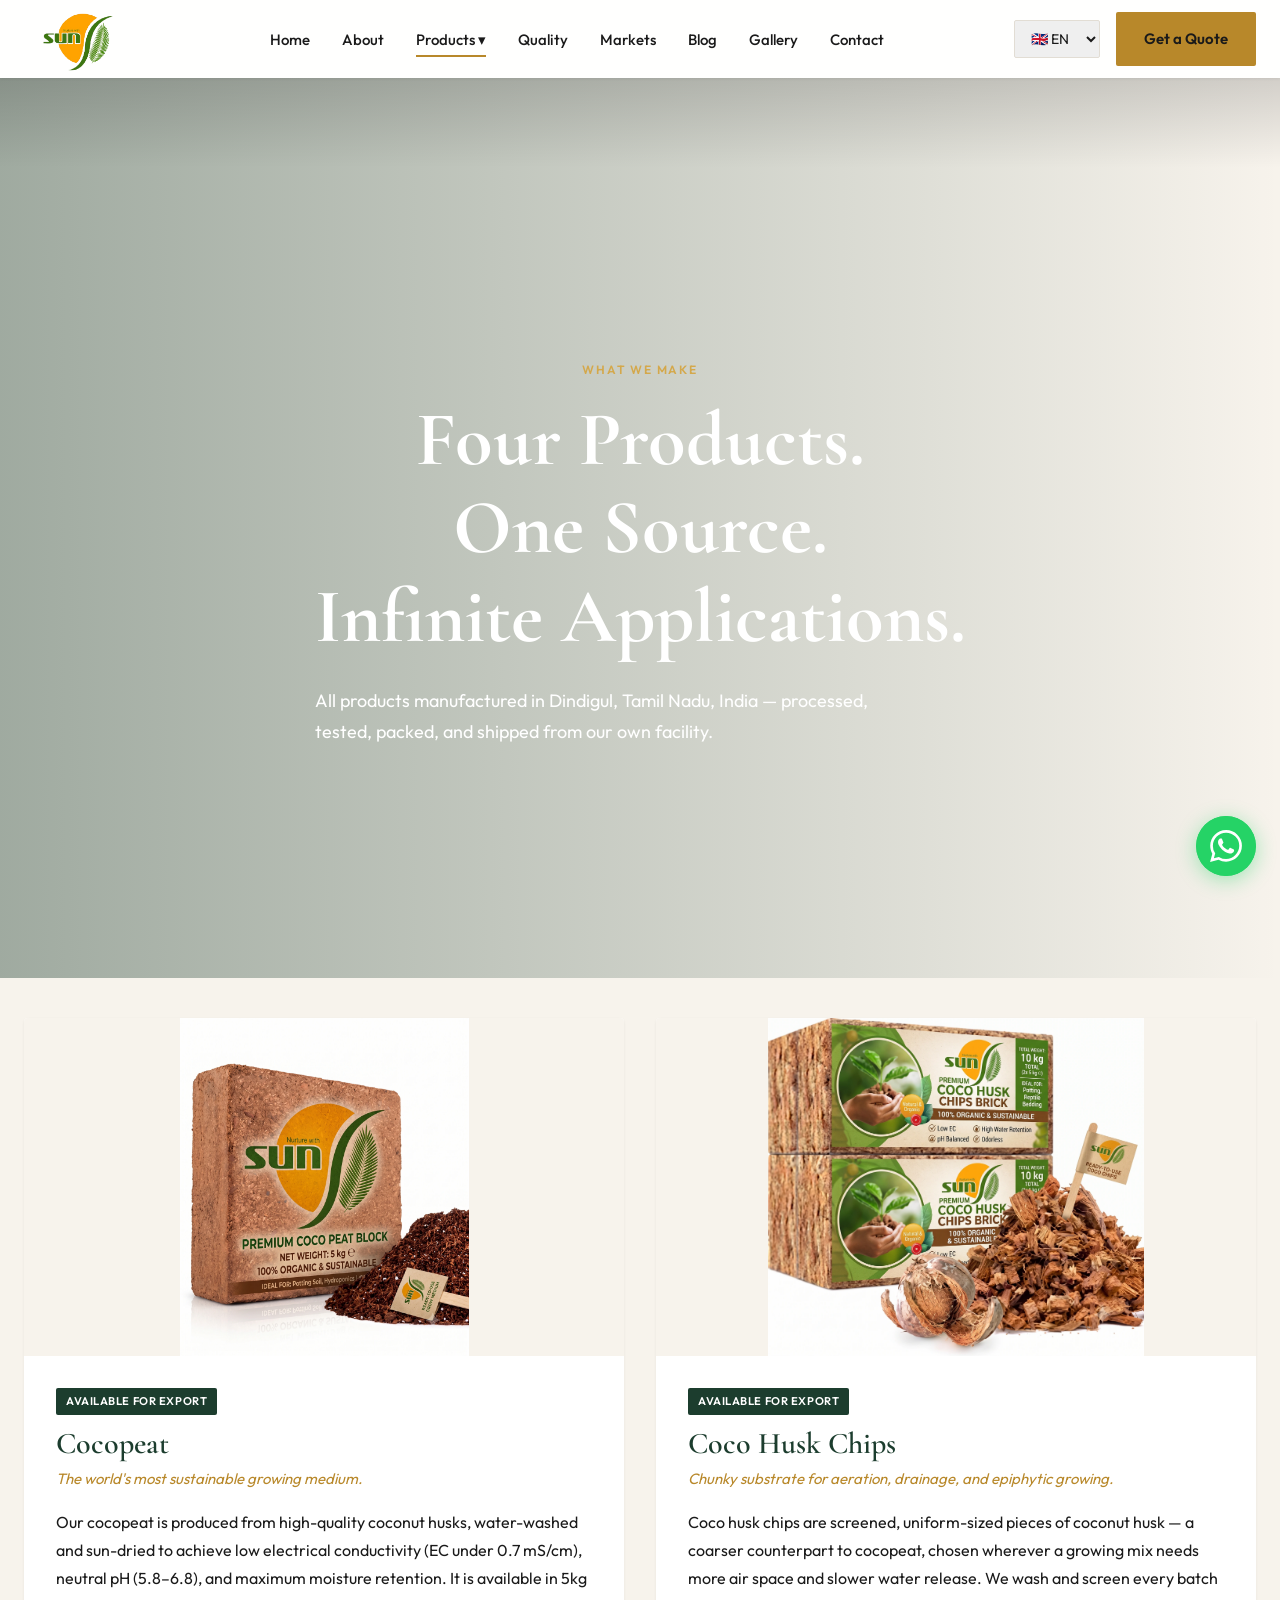
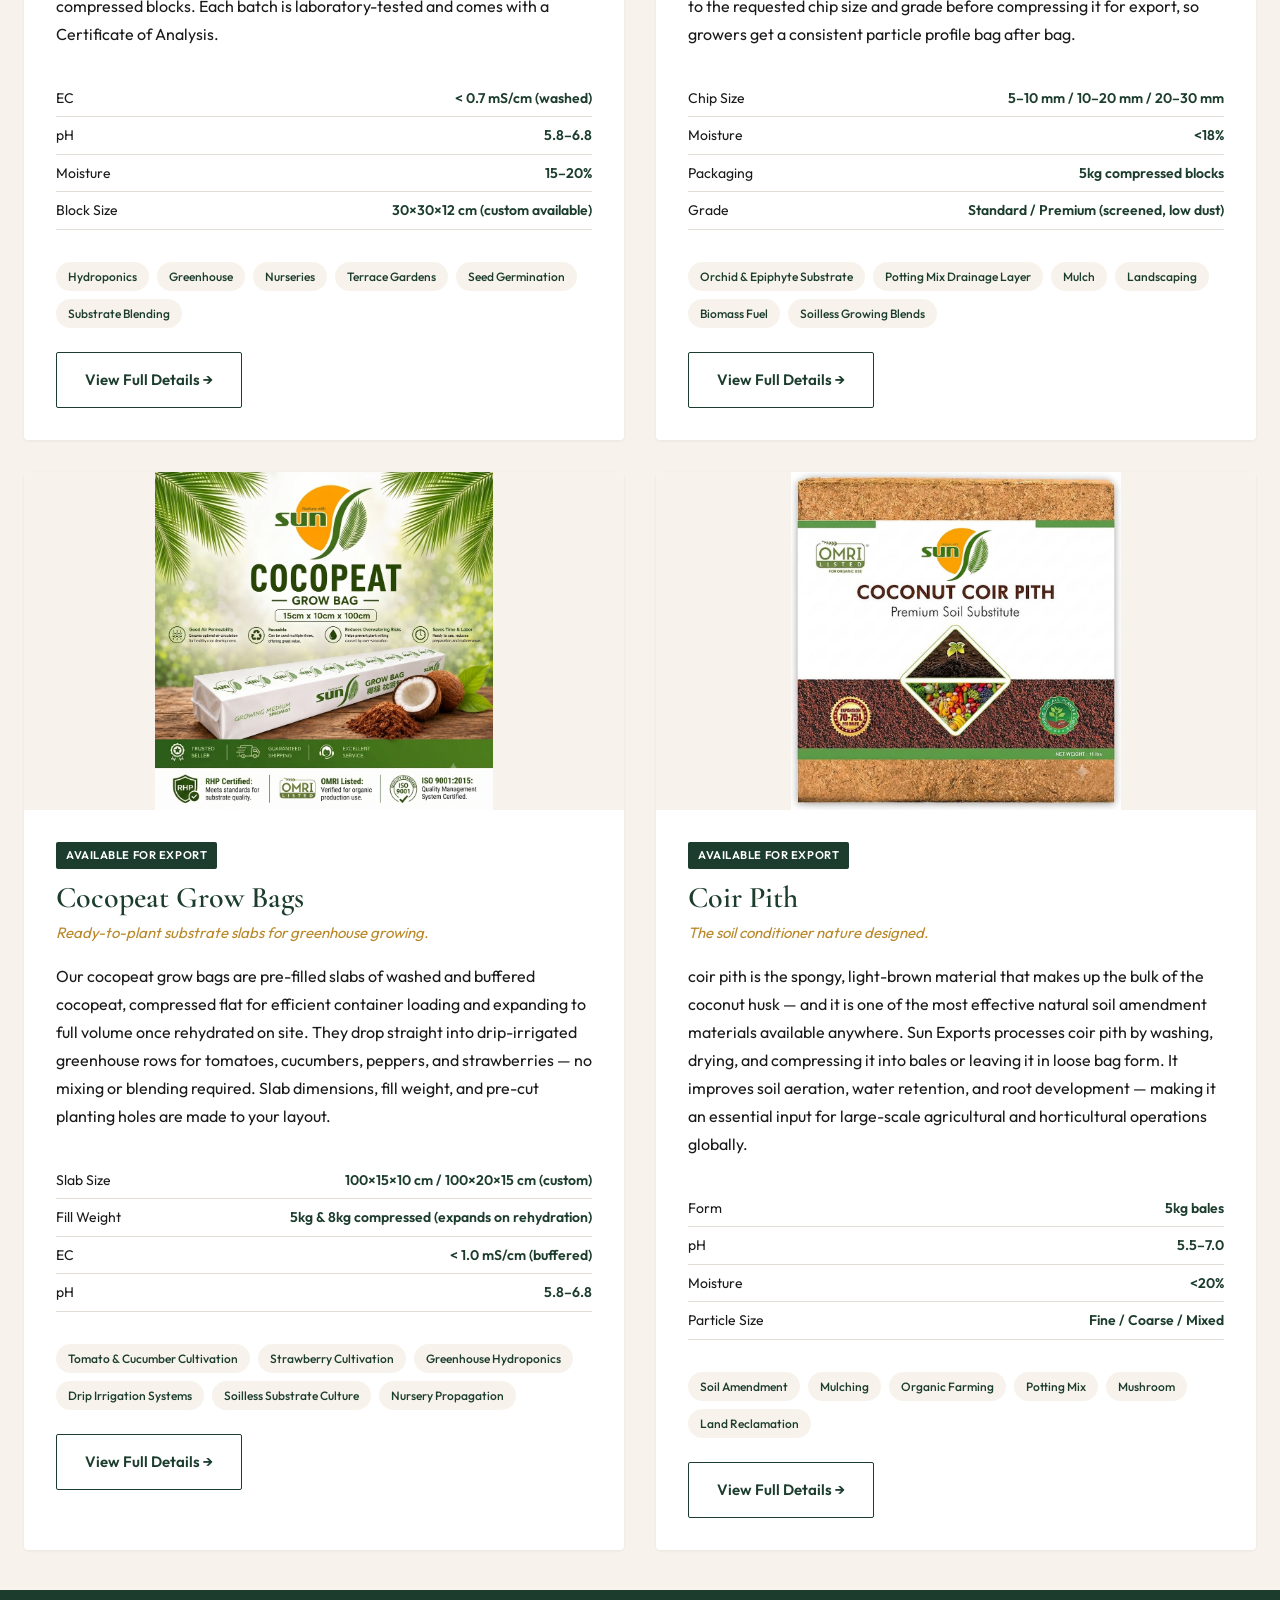
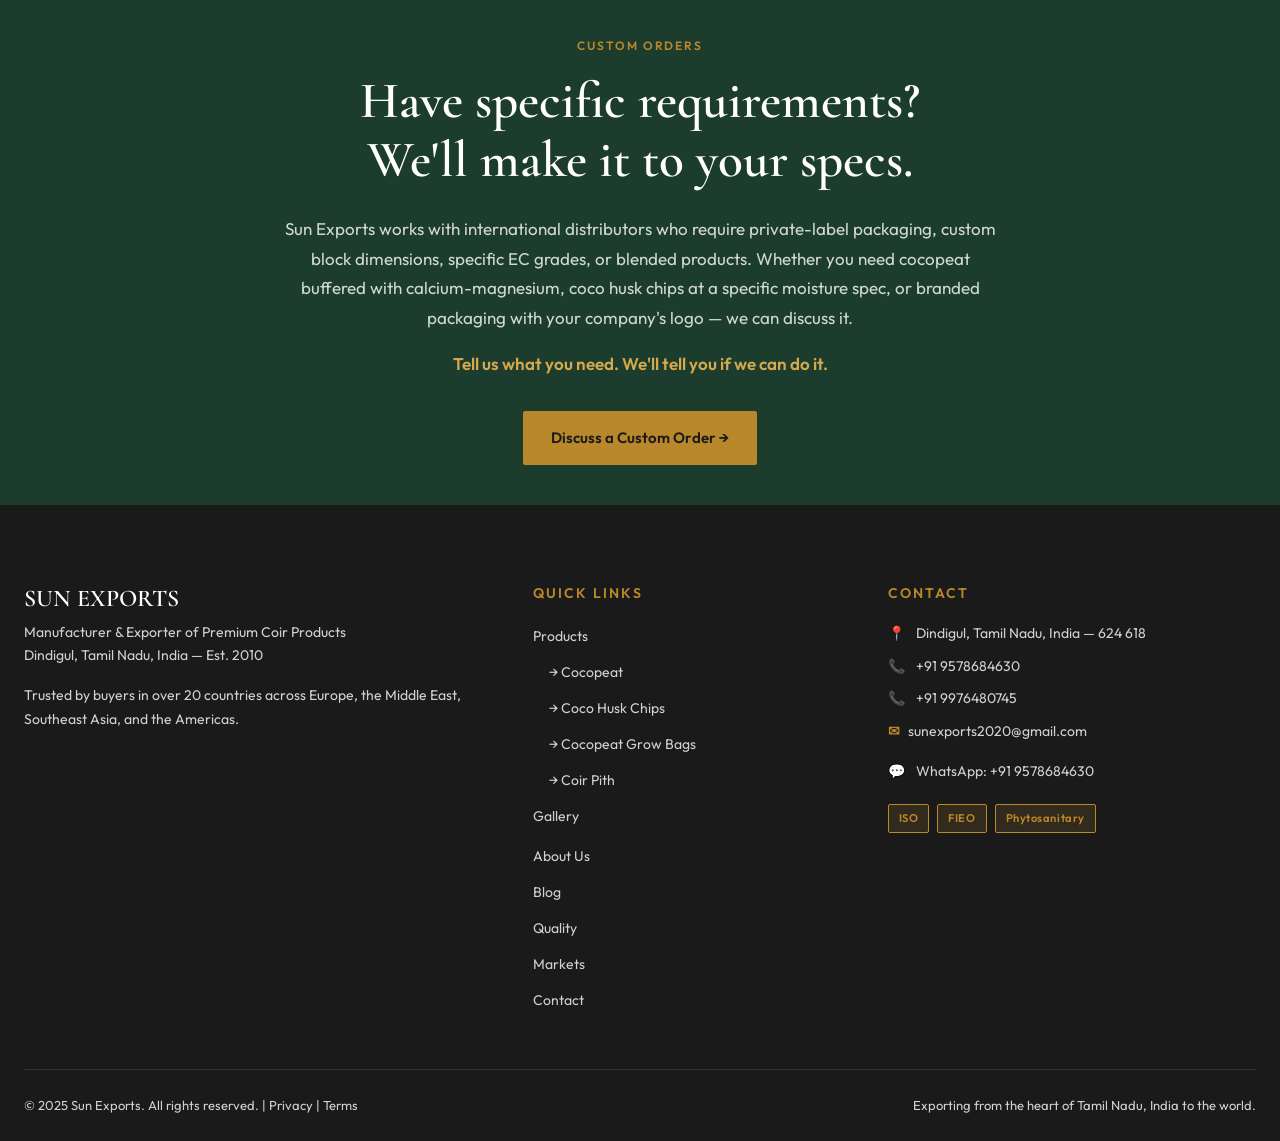
<file: products.html>
<!DOCTYPE html>
<html lang="en">
<head>
  <meta charset="UTF-8">
  <meta name="viewport" content="width=device-width, initial-scale=1.0">
  <title>Products — Cocopeat, coco husk chips, cocopeat grow bags, coir pitch | Sun Exports</title>
  <meta name="description" content="Sun Exports manufactures four premium coir products: cocopeat blocks, coco husk chips, cocopeat grow bags, and coir pitch. All processed in Dindigul, Tamil Nadu, India. View specs and applications.">
  <link rel="preconnect" href="https://fonts.googleapis.com">
  <link rel="preconnect" href="https://fonts.gstatic.com" crossorigin>
  <link href="https://fonts.googleapis.com/css2?family=Cormorant+Garamond:wght@500;600;700&family=Outfit:wght@400;500;600;700&display=swap" rel="stylesheet">
  <link rel="stylesheet" href="css/styles.css">
  <!-- Favicon -->
<link rel="icon" type="image/x-icon" href="assests/favicon/favicon.ico">
<link rel="icon" type="image/png" sizes="32x32" href="assests/favicon/favicon-32x32.png">
<link rel="icon" type="image/png" sizes="16x16" href="assests/favicon/favicon-16x16.png">
<link rel="apple-touch-icon" sizes="180x180" href="assests/favicon/apple-touch-icon.png">
<link rel="manifest" href="assests/favicon/site.webmanifest">
  <!-- Meta Pixel Code -->
<script>
!function(f,b,e,v,n,t,s)
{if(f.fbq)return;n=f.fbq=function(){n.callMethod?
n.callMethod.apply(n,arguments):n.queue.push(arguments)};
if(!f._fbq)f._fbq=n;n.push=n;n.loaded=!0;n.version='2.0';
n.queue=[];t=b.createElement(e);t.async=!0;
t.src=v;s=b.getElementsByTagName(e)[0];
s.parentNode.insertBefore(t,s)}(window, document,'script',
'https://connect.facebook.net/en_US/fbevents.js');
fbq('init', '969789018894408');
fbq('track', 'PageView');
</script>
<noscript><img height="1" width="1" style="display:none"
src="https://www.facebook.com/tr?id=969789018894408&ev=PageView&noscript=1"
/></noscript>
<!-- End Meta Pixel Code -->
<!-- Google tag (gtag.js) -->
<script async src="https://www.googletagmanager.com/gtag/js?id=G-MS99GR96VF"></script>
<script>
  window.dataLayer = window.dataLayer || [];
  function gtag(){dataLayer.push(arguments);}
  gtag('js', new Date());

  gtag('config', 'G-MS99GR96VF');
</script>
</head>
<body>

<nav class="nav scrolled">
  <div class="nav-inner">
    <a href="index.html" class="nav-logo">
      <img src="assests/images/SUN LOGO.png" alt="Sun Exports Logo" class="logo-img">
    </a>
    <ul class="nav-links">
        <li><a href="index.html">Home</a></li>
        <li><a href="about.html">About</a></li>
        <li class="nav-dropdown">
          <a href="products.html">Products &#9662;</a>
          <div class="nav-dropdown-menu">
            <a href="cocopeat.html">Cocopeat</a>
            <a href="coco-husk-chips.html">Coco Husk Chips</a>
            <a href="cocopeat-grow-bags.html">Cocopeat Grow Bags</a>
            <a href="coir-pith.html">Coir Pith</a>
          </div>
        </li>
        
        <li><a href="quality.html">Quality</a></li>
        <li><a href="export-markets.html">Markets</a></li>
        <li><a href="blog.html">Blog</a></li>
        <li><a href="gallery.html">Gallery</a></li>
        <li><a href="contact.html">Contact</a></li>
      </ul>
    <div class="nav-actions">
      <select id="lang-select" class="lang-switcher" aria-label="Language">
        <option value="en">&#127468;&#127463; EN</option>
        <option value="ar">&#127480;&#127462; AR</option>
        <option value="es">&#127466;&#127480; ES</option>
        <option value="fr">&#127467;&#127479; FR</option>
        <option value="de">&#127465;&#127466; DE</option>
        <option value="ja">&#127471;&#127477; JA</option>
        <option value="ko">&#127472;&#127479; KO</option>
        <option value="pt">&#127463;&#127479; PT</option>
        <option value="nl">&#127475;&#127473; NL</option>
        <option value="zh-CN">&#127464;&#127475; CN</option>
      </select>
      <a href="contact.html" class="btn btn-gold">Get a Quote</a>
      <button class="hamburger" aria-label="Menu"><span></span><span></span><span></span></button>
    </div>
  </div>
</nav>

<div class="mobile-menu">
    <a href="index.html">Home</a>
    <a href="about.html">About</a>
    <a href="cocopeat.html">Cocopeat</a>
    <a href="coco-husk-chips.html">Coco husk chips</a>
    <a href="cocopeat-grow-bags.html">Cocopeat grow bags</a>
    <a href="coir-pith.html">Coir pitch / Dust</a>
    <a href="quality.html">Quality</a>
    <a href="export-markets.html">Markets</a>
    <a href="blog.html">Blog</a>
    <a href="gallery.html">Gallery</a>
    <a href="contact.html">Contact</a>
  </div>

<header class="hero short" style="background-image: url('https://images.unsplash.com/photo-1416879595882-3373a0480b5b?w=1920&amp;q=80');">
  <div class="hero-content" style="text-align: center; max-width: 900px; margin: 0 auto;">
    <span class="eyebrow">What We Make</span>
    <h1>Four Products.<br>One Source.<br>Infinite Applications.</h1>
    <p>All products manufactured in Dindigul, Tamil Nadu, India &mdash; processed, tested, packed, and shipped from our own facility.</p>
  </div>
</header>

<section class="section-cream">
  <div class="container">
    <div class="grid grid-2x2">

      <div class="product-big reveal">
          <div class="img" style="background-image: url('assests/images/Index\ Image/cocopeat.webp'); background-size: contain; background-position: center 40%; background-repeat: no-repeat;"></div>

        <div class="body">
          <span class="badge">Available for Export</span>
          <h3>Cocopeat</h3>
          <p class="tagline">The world's most sustainable growing medium.</p>
          <p>Our cocopeat is produced from high-quality coconut husks, water-washed and sun-dried to achieve low electrical conductivity (EC under 0.7 mS/cm), neutral pH (5.8&ndash;6.8), and maximum moisture retention. It is available in 5kg compressed blocks. Each batch is laboratory-tested and comes with a Certificate of Analysis.</p>
          <ul class="specs">
            <li><span>EC</span><strong>&lt; 0.7 mS/cm (washed)</strong></li>
            <li><span>pH</span><strong>5.8&ndash;6.8</strong></li>
            <li><span>Moisture</span><strong>15&ndash;20%</strong></li>
            <li><span>Block Size</span><strong>30&times;30&times;12 cm (custom available)</strong></li>
          </ul>
          <div class="apps"><span>Hydroponics</span><span>Greenhouse</span><span>Nurseries</span><span>Terrace Gardens</span><span>Seed Germination</span><span>Substrate Blending</span></div>
          <a href="cocopeat.html" class="btn btn-outline-dark" style="align-self: flex-start; margin-top: 8px;">View Full Details &rarr;</a>
        </div>
      </div>

      <div class="product-big reveal reveal-delay-1">
        <div class="img" style="background-image: url('assests/images/Index\ Image/coco-husk-chips.webp'); background-size: contain; background-position: center 40%; background-repeat: no-repeat;"></div>
        <div class="body">
          <span class="badge">Available for Export</span>
          <h3>Coco Husk Chips</h3>
          <p class="tagline">Chunky substrate for aeration, drainage, and epiphytic growing.</p>
          <p>Coco husk chips are screened, uniform-sized pieces of coconut husk &mdash; a coarser counterpart to cocopeat, chosen wherever a growing mix needs more air space and slower water release. We wash and screen every batch to the requested chip size and grade before compressing it for export, so growers get a consistent particle profile bag after bag.</p>
          <ul class="specs">
            <li><span>Chip Size</span><strong>5&ndash;10 mm / 10&ndash;20 mm / 20&ndash;30 mm</strong></li>
            <li><span>Moisture</span><strong>&lt;18%</strong></li>
            <li><span>Packaging</span><strong>5kg compressed blocks</strong></li>
            <li><span>Grade</span><strong>Standard / Premium (screened, low dust)</strong></li>
          </ul>
          <div class="apps"><span>Orchid &amp; Epiphyte Substrate</span><span>Potting Mix Drainage Layer</span><span>Mulch</span><span>Landscaping</span><span>Biomass Fuel</span><span>Soilless Growing Blends</span></div>
          <a href="coco-husk-chips.html" class="btn btn-outline-dark" style="align-self: flex-start; margin-top: 8px;">View Full Details &rarr;</a>
        </div>
      </div>

      <div class="product-big reveal">
        <div class="img" style="background-image: url('assests/images/Index\ Image/cocopeat-grow-bag.webp'); background-size: contain; background-position: center 40%; background-repeat: no-repeat;"></div>
        <div class="body">
          <span class="badge">Available for Export</span>
          <h3>Cocopeat Grow Bags</h3>
          <p class="tagline">Ready-to-plant substrate slabs for greenhouse growing.</p>
          <p>Our cocopeat grow bags are pre-filled slabs of washed and buffered cocopeat, compressed flat for efficient container loading and expanding to full volume once rehydrated on site. They drop straight into drip-irrigated greenhouse rows for tomatoes, cucumbers, peppers, and strawberries &mdash; no mixing or blending required. Slab dimensions, fill weight, and pre-cut planting holes are made to your layout.</p>
          <ul class="specs">
            <li><span>Slab Size</span><strong>100&times;15&times;10 cm / 100&times;20&times;15 cm (custom)</strong></li>
            <li><span>Fill Weight</span><strong>5kg &amp; 8kg compressed (expands on rehydration)</strong></li>
            <li><span>EC</span><strong>&lt; 1.0 mS/cm (buffered)</strong></li>
            <li><span>pH</span><strong>5.8&ndash;6.8</strong></li>
          </ul>
          <div class="apps"><span>Tomato &amp; Cucumber Cultivation</span><span>Strawberry Cultivation</span><span>Greenhouse Hydroponics</span><span>Drip Irrigation Systems</span><span>Soilless Substrate Culture</span><span>Nursery Propagation</span></div>
          <a href="cocopeat-grow-bags.html" class="btn btn-outline-dark" style="align-self: flex-start; margin-top: 8px;">View Full Details &rarr;</a>
        </div>
      </div>

      <div class="product-big reveal reveal-delay-1">
        <div class="img" style="background-image: url('assests/images/Index\ Image/coir-pith.webp'); background-size: contain; background-position: center 40%; background-repeat: no-repeat;"></div>
        <div class="body">
          <span class="badge">Available for Export</span>
          <h3>Coir Pith</h3>
          <p class="tagline">The soil conditioner nature designed.</p>
          <p>coir pith is the spongy, light-brown material that makes up the bulk of the coconut husk &mdash; and it is one of the most effective natural soil amendment materials available anywhere. Sun Exports processes coir pith by washing, drying, and compressing it into bales or leaving it in loose bag form. It improves soil aeration, water retention, and root development &mdash; making it an essential input for large-scale agricultural and horticultural operations globally.</p>
          <ul class="specs">
            <li><span>Form</span><strong>5kg bales </strong></li>
            <li><span>pH</span><strong>5.5&ndash;7.0</strong></li>
            <li><span>Moisture</span><strong>&lt;20%</strong></li>
            <li><span>Particle Size</span><strong>Fine / Coarse / Mixed</strong></li>
          </ul>
          <div class="apps"><span>Soil Amendment</span><span>Mulching</span><span>Organic Farming</span><span>Potting Mix</span><span>Mushroom</span><span>Land Reclamation</span></div>
          <a href="coir-pith.html" class="btn btn-outline-dark" style="align-self: flex-start; margin-top: 8px;">View Full Details &rarr;</a>
        </div>
      </div>

    </div>
  </div>
</section>

<section class="section-forest">
  <div class="container" style="text-align: center;">
    <div class="section-head center reveal" style="margin: 0 auto 32px;">
      <span class="eyebrow">Custom Orders</span>
      <h2>Have specific requirements?<br>We'll make it to your specs.</h2>
      <p>Sun Exports works with international distributors who require private-label packaging, custom block dimensions, specific EC grades, or blended products. Whether you need cocopeat buffered with calcium-magnesium, coco husk chips at a specific moisture spec, or branded packaging with your company's logo &mdash; we can discuss it.</p>
      <p style="color: var(--color-gold-light); font-weight: 600;">Tell us what you need. We'll tell you if we can do it.</p>
    </div>
    <a href="contact.html" class="btn btn-gold">Discuss a Custom Order &rarr;</a>
  </div>
</section>

<footer>
  <div class="container">
    <div class="footer-grid">
      <div class="footer-brand">
        <h3>SUN EXPORTS</h3>
        <p>Manufacturer &amp; Exporter of Premium Coir Products<br>Dindigul, Tamil Nadu, India &mdash; Est. 2010</p>
        <p style="margin-top: 16px;">Trusted by buyers in over 20 countries across Europe, the Middle East, Southeast Asia, and the Americas.</p>
      </div>
      <div>
        <h4>Quick Links</h4>
        <ul>
          <li><a href="products.html">Products</a></li>
          <li style="padding-left: 16px;"><a href="cocopeat.html">&rarr; Cocopeat</a></li>
          <li style="padding-left: 16px;"><a href="coco-husk-chips.html">&rarr; Coco Husk Chips</a></li>
          <li style="padding-left: 16px;"><a href="cocopeat-grow-bags.html">&rarr; Cocopeat Grow Bags</a></li>
          <li style="padding-left: 16px;"><a href="coir-pith.html">&rarr; Coir Pith</a></li>
          <li><a href="gallery.html">Gallery</a></li>
          <li style="margin-top: 12px;"><a href="about.html">About Us</a></li>
          <li><a href="blog.html">Blog</a></li>
          <li><a href="quality.html">Quality</a></li>
          <li><a href="export-markets.html">Markets</a></li>
          <li><a href="contact.html">Contact</a></li>
        </ul>
      </div>
      <div class="footer-contact">
        <h4>Contact</h4>
        <p><span class="label">&#128205;</span> Dindigul, Tamil Nadu, India &mdash; 624 618</p>
        <p><span class="label">&#128222;</span> +91 9578684630</p>
        <p><span class="label">&#128222;</span> +91 9976480745</p>
        <p><span class="label">&#9993;</span><a href="mailto:sunexports2020@gmail.com">sunexports2020@gmail.com</a></p>
          <p style="margin-top:16px;">
    <span class="label">&#128172;</span>
    <a href="https://wa.me/919578684630?text=Hello%20Sun%20Exports,%20I%20am%20interested%20in%20your%20coir%20products.%20Could%20you%20please%20share%20your%20product%20catalogue%20and%20quotation?" target="_blank" rel="noopener">
      WhatsApp: +91 9578684630
    </a>
  </p>
        <div class="certs">
          <span class="cert-badge">ISO</span>
          <span class="cert-badge">FIEO</span>
          <span class="cert-badge">Phytosanitary</span>
        </div>
      </div>
    </div>
    <div class="footer-bottom">
      <div>&copy; 2025 Sun Exports. All rights reserved. | <a href="privacy-policy.html">Privacy</a> | <a href="terms-of-use.html">Terms</a></div>
      <div>Exporting from the heart of Tamil Nadu, India to the world.</div>
    </div>
  </div>
</footer>

<a href="https://wa.me/919578684630?text=Hello%2C%20I%27m%20interested%20in%20getting%20a%20quote%20for%20coir%20products%20from%20Sun%20Exports." class="whatsapp-float" target="_blank" rel="noopener" aria-label="WhatsApp">
  <svg viewBox="0 0 24 24" fill="currentColor"><path d="M17.472 14.382c-.297-.149-1.758-.867-2.03-.967-.273-.099-.471-.148-.67.15-.197.297-.767.966-.94 1.164-.173.199-.347.223-.644.075-.297-.15-1.255-.463-2.39-1.475-.883-.788-1.48-1.761-1.653-2.059-.173-.297-.018-.458.13-.606.134-.133.298-.347.446-.52.149-.174.198-.298.298-.497.099-.198.05-.371-.025-.52-.075-.149-.669-1.612-.916-2.207-.242-.579-.487-.5-.669-.51-.173-.008-.371-.01-.57-.01-.198 0-.52.074-.792.372-.272.297-1.04 1.016-1.04 2.479 0 1.462 1.065 2.875 1.213 3.074.149.198 2.096 3.2 5.077 4.487.709.306 1.262.489 1.694.625.712.227 1.36.195 1.871.118.571-.085 1.758-.719 2.006-1.413.248-.694.248-1.289.173-1.413-.074-.124-.272-.198-.57-.347m-5.421 7.403h-.004a9.87 9.87 0 01-5.031-1.378l-.361-.214-3.741.982.998-3.648-.235-.374a9.86 9.86 0 01-1.51-5.26c.001-5.45 4.436-9.884 9.888-9.884 2.64 0 5.122 1.03 6.988 2.898a9.825 9.825 0 012.893 6.994c-.003 5.45-4.437 9.884-9.885 9.884m8.413-18.297A11.815 11.815 0 0012.05 0C5.495 0 .16 5.335.157 11.892c0 2.096.547 4.142 1.588 5.945L.057 24l6.305-1.654a11.882 11.882 0 005.683 1.448h.005c6.554 0 11.89-5.335 11.893-11.893a11.821 11.821 0 00-3.48-8.413z"/></svg>
  <span class="label">Chat with us</span>
</a>

<div id="google_translate_element" style="display:none;"></div>
<script src="https://translate.google.com/translate_a/element.js?cb=googleTranslateElementInit"></script>
<script src="js/main.js"></script>
</body>
</html>
</file>
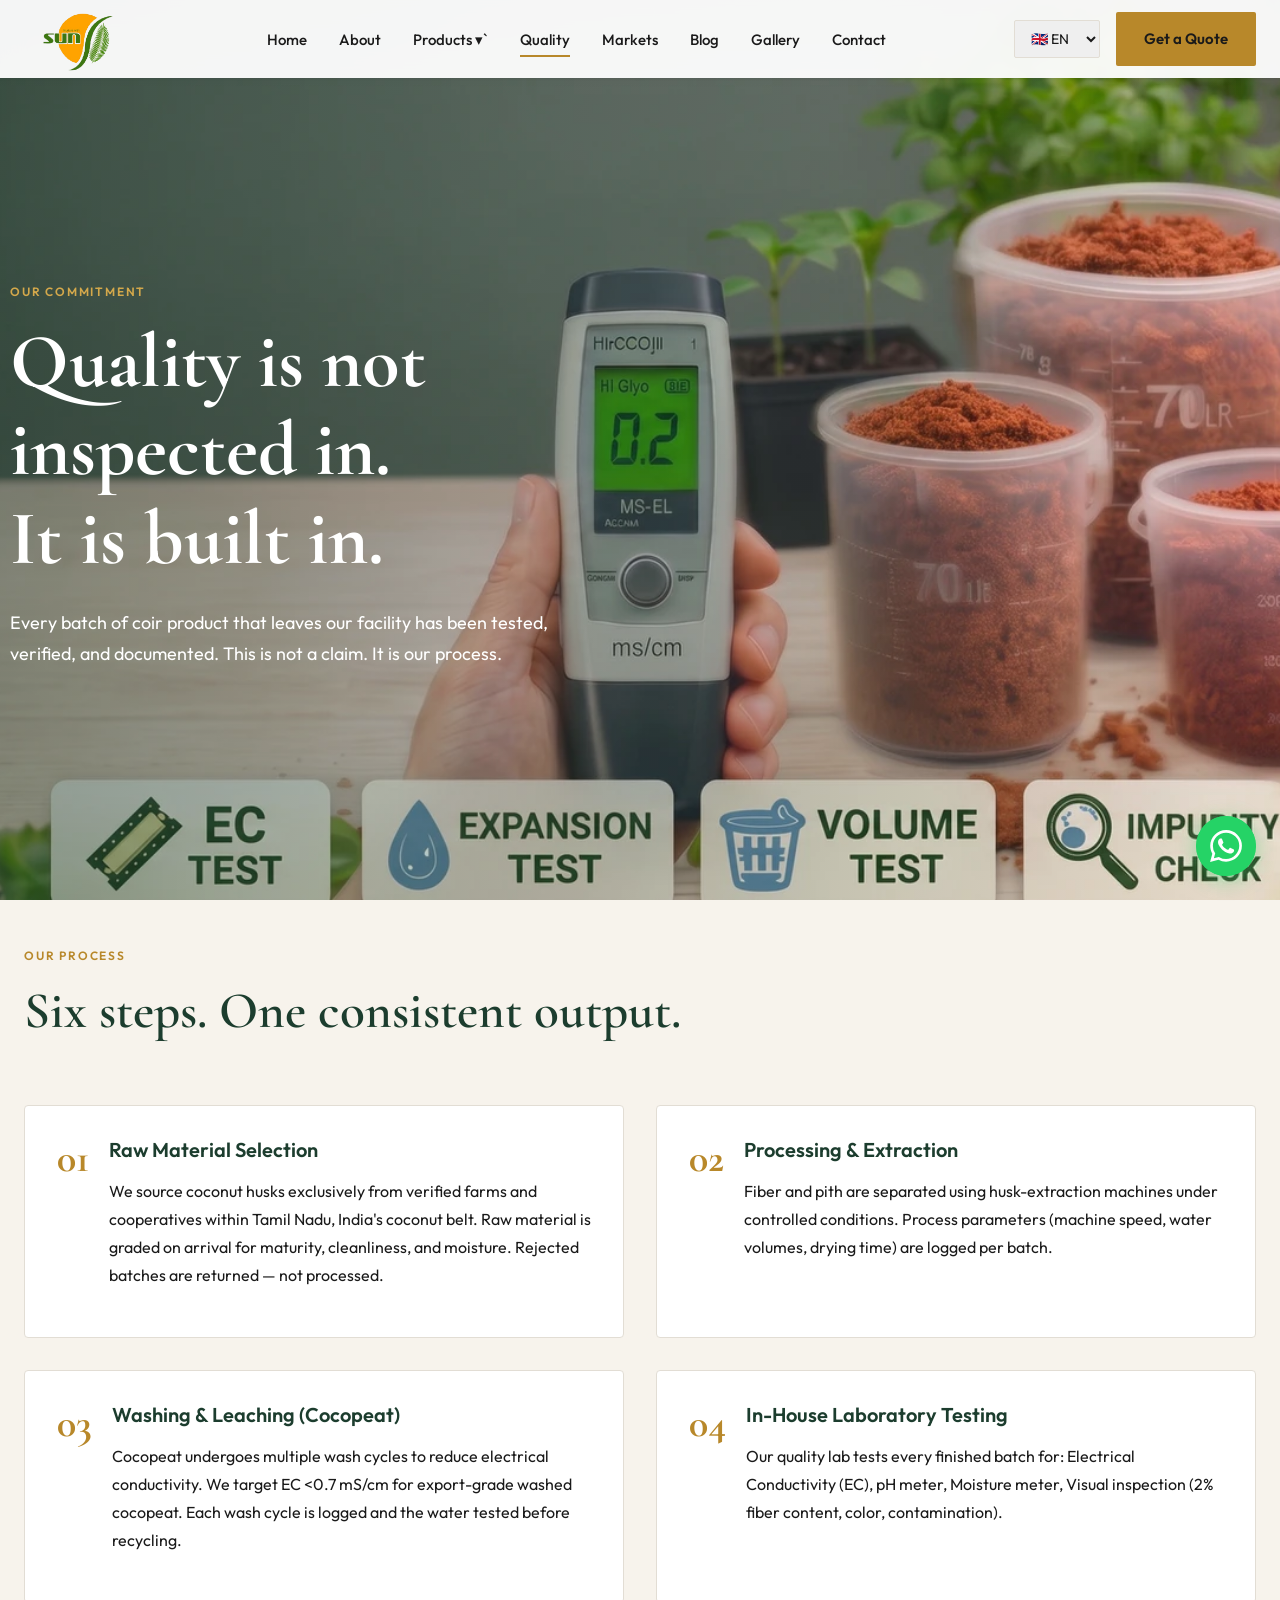
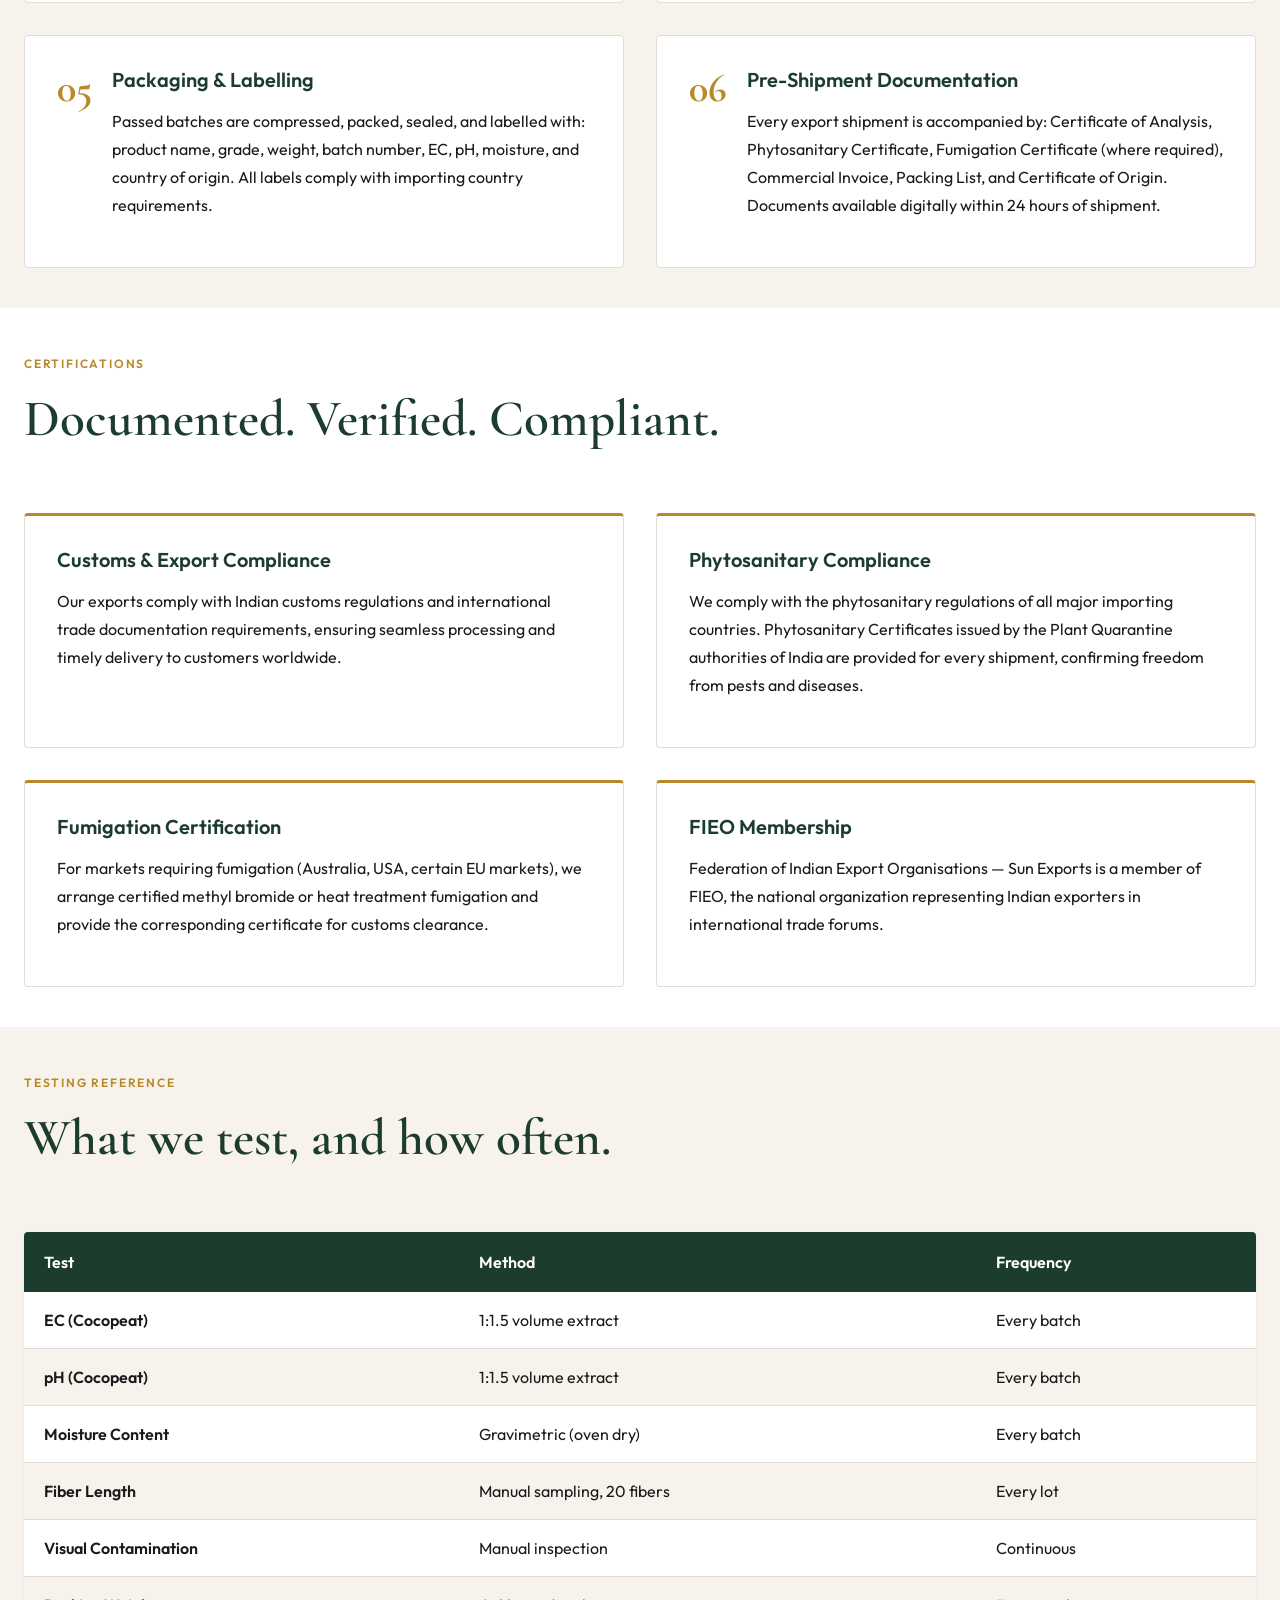
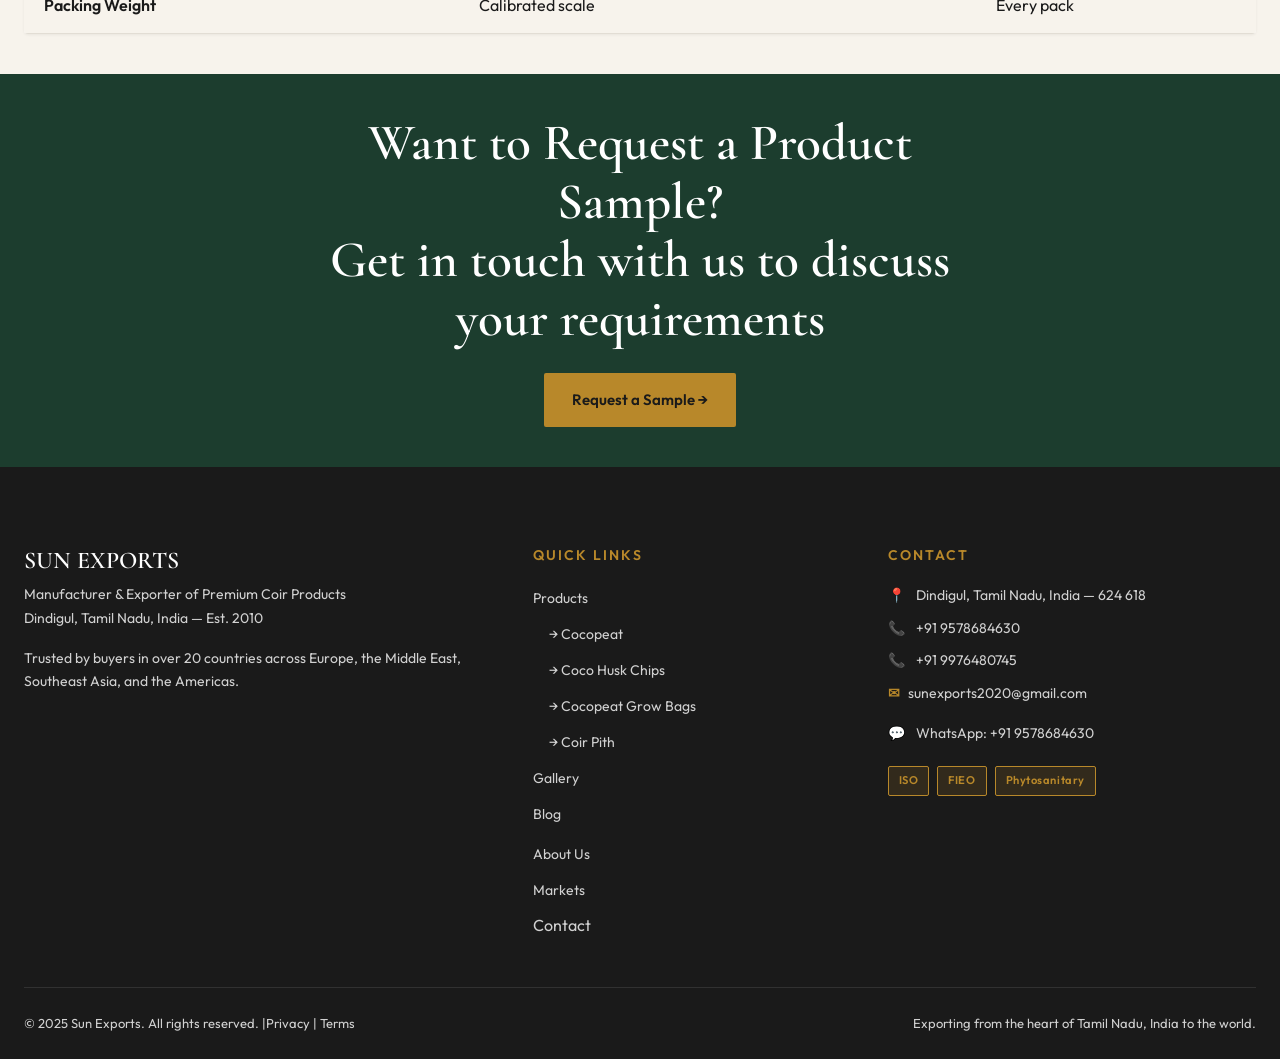
<file: quality.html>
<!DOCTYPE html>
<html lang="en">
<head>
  <meta charset="UTF-8">
  <meta name="viewport" content="width=device-width, initial-scale=1.0">
  <title>Quality & Certifications — ISO, Phytosanitary | Sun Exports</title>
  <meta name="description" content="Sun Exports is ISO 9001 certified, and FIEO member. Every batch tested for EC, pH, and moisture. Phytosanitary certificate with every shipment.">
  <link rel="preconnect" href="https://fonts.googleapis.com">
  <link rel="preconnect" href="https://fonts.gstatic.com" crossorigin>
  <link href="https://fonts.googleapis.com/css2?family=Cormorant+Garamond:wght@500;600;700&family=Outfit:wght@400;500;600;700&display=swap" rel="stylesheet">
  <link rel="stylesheet" href="css/styles.css">
  <!-- Favicon -->
  <link rel="icon" type="image/x-icon" href="assests/favicon/favicon.ico">
  <link rel="icon" type="image/png" sizes="32x32" href="assests/favicon/favicon-32x32.png">
  <link rel="icon" type="image/png" sizes="16x16" href="assests/favicon/favicon-16x16.png">
  <link rel="apple-touch-icon" sizes="180x180" href="assests/favicon/apple-touch-icon.png">
  <link rel="manifest" href="assests/favicon/site.webmanifest">
<!-- Google tag (gtag.js) -->
<script async src="https://www.googletagmanager.com/gtag/js?id=G-MS99GR96VF"></script>
<script>
  window.dataLayer = window.dataLayer || [];
  function gtag(){dataLayer.push(arguments);}
  gtag('js', new Date());

  gtag('config', 'G-MS99GR96VF');
</script>
</head>
<body>

<nav class="nav scrolled">
  <div class="nav-inner">
    <a href="index.html" class="nav-logo">
      <img src="assests/images/SUN LOGO.png" alt="Sun Exports Logo" class="logo-img">
    </a>
    <ul class="nav-links">
        <li><a href="index.html">Home</a></li>
        <li><a href="about.html">About</a></li>
        <li class="nav-dropdown">
          <a href="products.html">Products &#9662;</a>`
          <div class="nav-dropdown-menu">
            <a href="cocopeat.html">Cocopeat</a>
            <a href="coco-husk-chips.html">Coco Husk Chips</a>
            <a href="cocopeat-grow-bags.html">Cocopeat grow bags</a>
            <a href="coir-pith.html">Coir Pith</a>
          </div>
        </li>
        <li><a href="quality.html" class="active">Quality</a></li>
        <li><a href="export-markets.html">Markets</a></li>
        <li><a href="blog.html">Blog</a></li>
        <li><a href="gallery.html">Gallery</a></li>
        <li><a href="contact.html">Contact</a></li>
      </ul>
    <div class="nav-actions">
      <select id="lang-select" class="lang-switcher" aria-label="Language">
        <option value="en">&#127468;&#127463; EN</option>
        <option value="ar">&#127480;&#127462; AR</option>
        <option value="es">&#127466;&#127480; ES</option>
        <option value="fr">&#127467;&#127479; FR</option>
        <option value="de">&#127465;&#127466; DE</option>
        <option value="ja">&#127471;&#127477; JA</option>
        <option value="ko">&#127472;&#127479; KO</option>
        <option value="pt">&#127463;&#127479; PT</option>
        <option value="nl">&#127475;&#127473; NL</option>
        <option value="zh-CN">&#127464;&#127475; CN</option>
      </select>
      <a href="contact.html" class="btn btn-gold">Get a Quote</a>
      <button class="hamburger" aria-label="Menu"><span></span><span></span><span></span></button>
    </div>
  </div>
</nav>

<div class="mobile-menu">
    <a href="index.html">Home</a>
    <a href="about.html">About</a>
    <a href="products.html">Products</a>
    <a href="cocopeat.html">Cocopeat</a>
    <a href="coco-husk-chips.html">Coco husk chips</a>
    <a href="cocopeat-grow-bags.html">Cocopeat grow bags</a>
    <a href="coir-pith.html">Coir pitch / Dust</a>
    <a href="export-markets.html">Markets</a>
    <a href="blog.html">Blog</a>
    <a href="gallery.html">Gallery</a>
    <a href="contact.html">Contact</a>
  </div>

<header class="hero quality-hero" style="background-image: url('assests/images/BG Image/Quality\ Bg.webp');">
  <div class="hero-content" style="text-align: center; max-width: 900px; margin: 0 auto;">
    <span class="eyebrow">Our Commitment</span>
    <h1>Quality is not<br>inspected in.<br>It is built in.</h1>
    <p>Every batch of coir product that leaves our facility has been tested, verified, and documented. This is not a claim. It is our process.</p>
  </div>
</header>

<section class="section-cream">
  <div class="container">
    <div class="section-head reveal"><span class="eyebrow">Our Process</span><h2>Six steps. One consistent output.</h2></div>
    <div class="grid grid-2" style="gap: 32px;">
      <div class="feature-card reveal" style="display: flex; gap: 20px; align-items: start;">
        <div style="font-family: var(--font-display); font-size: 2.5rem; font-weight: 700; color: var(--color-gold); line-height: 1; flex-shrink: 0;">01</div>
        <div><h3>Raw Material Selection</h3><p>We source coconut husks exclusively from verified farms and cooperatives within Tamil Nadu, India's coconut belt. Raw material is graded on arrival for maturity, cleanliness, and moisture. Rejected batches are returned &mdash; not processed.</p></div>
      </div>
      <div class="feature-card reveal reveal-delay-1" style="display: flex; gap: 20px; align-items: start;">
        <div style="font-family: var(--font-display); font-size: 2.5rem; font-weight: 700; color: var(--color-gold); line-height: 1; flex-shrink: 0;">02</div>
        <div><h3>Processing &amp; Extraction</h3><p>Fiber and pith are separated using husk-extraction machines under controlled conditions. Process parameters (machine speed, water volumes, drying time) are logged per batch.</p></div>
      </div>
      <div class="feature-card reveal" style="display: flex; gap: 20px; align-items: start;">
        <div style="font-family: var(--font-display); font-size: 2.5rem; font-weight: 700; color: var(--color-gold); line-height: 1; flex-shrink: 0;">03</div>
        <div><h3>Washing &amp; Leaching (Cocopeat)</h3><p>Cocopeat undergoes multiple wash cycles to reduce electrical conductivity. We target EC &lt;0.7 mS/cm for export-grade washed cocopeat. Each wash cycle is logged and the water tested before recycling.</p></div>
      </div>
      <div class="feature-card reveal reveal-delay-1" style="display: flex; gap: 20px; align-items: start;">
        <div style="font-family: var(--font-display); font-size: 2.5rem; font-weight: 700; color: var(--color-gold); line-height: 1; flex-shrink: 0;">04</div>
        <div><h3>In-House Laboratory Testing</h3><p>Our quality lab tests every finished batch for: Electrical Conductivity (EC), pH meter, Moisture meter, Visual inspection (2% fiber content, color, contamination).</p></div>
      </div>
      <div class="feature-card reveal" style="display: flex; gap: 20px; align-items: start;">
        <div style="font-family: var(--font-display); font-size: 2.5rem; font-weight: 700; color: var(--color-gold); line-height: 1; flex-shrink: 0;">05</div>
        <div><h3>Packaging &amp; Labelling</h3><p>Passed batches are compressed, packed, sealed, and labelled with: product name, grade, weight, batch number, EC, pH, moisture, and country of origin. All labels comply with importing country requirements.</p></div>
      </div>
      <div class="feature-card reveal reveal-delay-1" style="display: flex; gap: 20px; align-items: start;">
        <div style="font-family: var(--font-display); font-size: 2.5rem; font-weight: 700; color: var(--color-gold); line-height: 1; flex-shrink: 0;">06</div>
        <div><h3>Pre-Shipment Documentation</h3><p>Every export shipment is accompanied by: Certificate of Analysis, Phytosanitary Certificate, Fumigation Certificate (where required), Commercial Invoice, Packing List, and Certificate of Origin. Documents available digitally within 24 hours of shipment.</p></div>
      </div>
    </div>
  </div>
</section>

<section class="section-white">
  <div class="container">
    <div class="section-head reveal"><span class="eyebrow">Certifications</span><h2>Documented. Verified. Compliant.</h2></div>
    <div class="grid grid-2" style="gap: 32px;">
      <div class="feature-card reveal" style="border-top: 3px solid var(--color-gold);">
        <h3>Customs & Export Compliance</h3>
        <p>Our exports comply with Indian customs regulations and international trade documentation requirements, ensuring seamless processing and timely delivery to customers worldwide.</p>
      </div>
      <div class="feature-card reveal reveal-delay-1" style="border-top: 3px solid var(--color-gold);">
        <h3>Phytosanitary Compliance</h3>
        <p>We comply with the phytosanitary regulations of all major importing countries. Phytosanitary Certificates issued by the Plant Quarantine authorities of India are provided for every shipment, confirming freedom from pests and diseases.</p>
      </div>
      <div class="feature-card reveal" style="border-top: 3px solid var(--color-gold);">
        <h3>Fumigation Certification</h3>
        <p>For markets requiring fumigation (Australia, USA, certain EU markets), we arrange certified methyl bromide or heat treatment fumigation and provide the corresponding certificate for customs clearance.</p>
      </div>
      <div class="feature-card reveal reveal-delay-1" style="border-top: 3px solid var(--color-gold);">
        <h3>FIEO Membership</h3>
        <p>Federation of Indian Export Organisations &mdash; Sun Exports is a member of FIEO, the national organization representing Indian exporters in international trade forums.</p>
      </div>
    </div>
  </div>
</section>

<section class="section-cream">
  <div class="container">
    <div class="section-head reveal"><span class="eyebrow">Testing Reference</span><h2>What we test, and how often.</h2></div>
    <div class="reveal" style="overflow-x: auto; background: var(--color-white); border-radius: var(--radius-card); box-shadow: var(--shadow-sm);">
      <table style="width: 100%; border-collapse: collapse; min-width: 600px;">
        <thead>
          <tr style="background: var(--color-forest); color: var(--color-white);">
            <th style="padding: 16px 20px; text-align: left; font-weight: 600;">Test</th>
            <th style="padding: 16px 20px; text-align: left; font-weight: 600;">Method</th>
            <th style="padding: 16px 20px; text-align: left; font-weight: 600;">Frequency</th>
          </tr>
        </thead>
        <tbody>
          <tr style="border-bottom: 1px solid var(--color-border);"><td style="padding: 14px 20px; font-weight: 600;">EC (Cocopeat)</td><td style="padding: 14px 20px;">1:1.5 volume extract</td><td style="padding: 14px 20px;">Every batch</td></tr>
          <tr style="border-bottom: 1px solid var(--color-border); background: var(--color-cream);"><td style="padding: 14px 20px; font-weight: 600;">pH (Cocopeat)</td><td style="padding: 14px 20px;">1:1.5 volume extract</td><td style="padding: 14px 20px;">Every batch</td></tr>
          <tr style="border-bottom: 1px solid var(--color-border);"><td style="padding: 14px 20px; font-weight: 600;">Moisture Content</td><td style="padding: 14px 20px;">Gravimetric (oven dry)</td><td style="padding: 14px 20px;">Every batch</td></tr>
          <tr style="border-bottom: 1px solid var(--color-border); background: var(--color-cream);"><td style="padding: 14px 20px; font-weight: 600;">Fiber Length</td><td style="padding: 14px 20px;">Manual sampling, 20 fibers</td><td style="padding: 14px 20px;">Every lot</td></tr>
          <tr style="border-bottom: 1px solid var(--color-border);"><td style="padding: 14px 20px; font-weight: 600;">Visual Contamination</td><td style="padding: 14px 20px;">Manual inspection</td><td style="padding: 14px 20px;">Continuous</td></tr>
          <tr style="border-bottom: 1px solid var(--color-border); background: var(--color-cream);"><td style="padding: 14px 20px; font-weight: 600;">Packing Weight</td><td style="padding: 14px 20px;">Calibrated scale</td><td style="padding: 14px 20px;">Every pack</td></tr>
        </tbody>
      </table>
    </div>
  </div>
</section>

<section class="section-forest" style="text-align: center;">
  <div class="container">
    <h2 class="reveal" style="max-width: 700px; margin: 0 auto 24px;">Want to Request a Product Sample?<br>Get in touch with us to discuss your requirements</h2>
    <a href="contact.html" class="btn btn-gold reveal">Request a Sample &rarr;</a>
  </div>
</section>

<footer>
  <div class="container">
    <div class="footer-grid">
      <div class="footer-brand">
        <h3>SUN EXPORTS</h3>
        <p>Manufacturer &amp; Exporter of Premium Coir Products<br>Dindigul, Tamil Nadu, India &mdash; Est. 2010</p>
        <p style="margin-top: 16px;">Trusted by buyers in over 20 countries across Europe, the Middle East, Southeast Asia, and the Americas.</p>
      </div>
      <div>
        <h4>Quick Links</h4>
        <ul>
          <li><a href="products.html">Products</a></li>
          <li style="padding-left: 16px;"><a href="cocopeat.html">&rarr; Cocopeat</a></li>
          <li style="padding-left: 16px;"><a href="coco-husk-chips.html">&rarr; Coco Husk Chips</a></li>
          <li style="padding-left: 16px;"><a href="cocopeat-grow-bags.html">&rarr; Cocopeat Grow Bags</a></li>
          <li style="padding-left: 16px;"><a href="coir-pith.html">&rarr; Coir Pith</a></li>
          <li><a href="gallery.html">Gallery</a></li>
          <li><a href="blog.html">Blog</a></li>
          <li style="margin-top: 12px;"><a href="about.html">About Us</a></li>
          <li><a href="export-markets.html">Markets</a></li>
          <li></li><a href="contact.html">Contact</a></li>
        </ul>
      </div>
      <div class="footer-contact">
        <h4>Contact</h4>
        <p><span class="label">&#128205;</span> Dindigul, Tamil Nadu, India &mdash; 624 618</p>
        <p><span class="label">&#128222;</span> +91 9578684630</p>
        <p><span class="label">&#128222;</span> +91 9976480745</p>
        <p><span class="label">&#9993;</span><a href="mailto:sunexports2020@gmail.com">sunexports2020@gmail.com</a></p>
          <p style="margin-top:16px;">
    <span class="label">&#128172;</span>
    <a href="https://wa.me/919578684630?text=Hello%20Sun%20Exports,%20I%20am%20interested%20in%20your%20coir%20products.%20Could%20you%20please%20share%20your%20product%20catalogue%20and%20quotation?" target="_blank" rel="noopener">
      WhatsApp: +91 9578684630
    </a>
  </p>
        <div class="certs">
          <span class="cert-badge">ISO</span>
          <span class="cert-badge">FIEO</span>
          <span class="cert-badge">Phytosanitary</span>
        </div>
      </div>
    </div>
    <div class="footer-bottom">
      <div>&copy; 2025 Sun Exports. All rights reserved. |<a href="privacy-policy.html">Privacy</a> | <a href="#">Terms</a></div>
      <div>Exporting from the heart of Tamil Nadu, India to the world.</div>
    </div>
  </div>
</footer>

<a href="https://wa.me/919578684630?text=Hello%2C%20I%27m%20interested%20in%20getting%20a%20quote%20for%20coir%20products%20from%20Sun%20Exports." class="whatsapp-float" target="_blank" rel="noopener" aria-label="WhatsApp">
  <svg viewBox="0 0 24 24" fill="currentColor"><path d="M17.472 14.382c-.297-.149-1.758-.867-2.03-.967-.273-.099-.471-.148-.67.15-.197.297-.767.966-.94 1.164-.173.199-.347.223-.644.075-.297-.15-1.255-.463-2.39-1.475-.883-.788-1.48-1.761-1.653-2.059-.173-.297-.018-.458.13-.606.134-.133.298-.347.446-.52.149-.174.198-.298.298-.497.099-.198.05-.371-.025-.52-.075-.149-.669-1.612-.916-2.207-.242-.579-.487-.5-.669-.51-.173-.008-.371-.01-.57-.01-.198 0-.52.074-.792.372-.272.297-1.04 1.016-1.04 2.479 0 1.462 1.065 2.875 1.213 3.074.149.198 2.096 3.2 5.077 4.487.709.306 1.262.489 1.694.625.712.227 1.36.195 1.871.118.571-.085 1.758-.719 2.006-1.413.248-.694.248-1.289.173-1.413-.074-.124-.272-.198-.57-.347m-5.421 7.403h-.004a9.87 9.87 0 01-5.031-1.378l-.361-.214-3.741.982.998-3.648-.235-.374a9.86 9.86 0 01-1.51-5.26c.001-5.45 4.436-9.884 9.888-9.884 2.64 0 5.122 1.03 6.988 2.898a9.825 9.825 0 012.893 6.994c-.003 5.45-4.437 9.884-9.885 9.884m8.413-18.297A11.815 11.815 0 0012.05 0C5.495 0 .16 5.335.157 11.892c0 2.096.547 4.142 1.588 5.945L.057 24l6.305-1.654a11.882 11.882 0 005.683 1.448h.005c6.554 0 11.89-5.335 11.893-11.893a11.821 11.821 0 00-3.48-8.413z"/></svg>
  <span class="label">Chat with us</span>
</a>

<div id="google_translate_element" style="display:none;"></div>
<script src="https://translate.google.com/translate_a/element.js?cb=googleTranslateElementInit"></script>
<script src="js/main.js"></script>
</body>
</html>
</file>
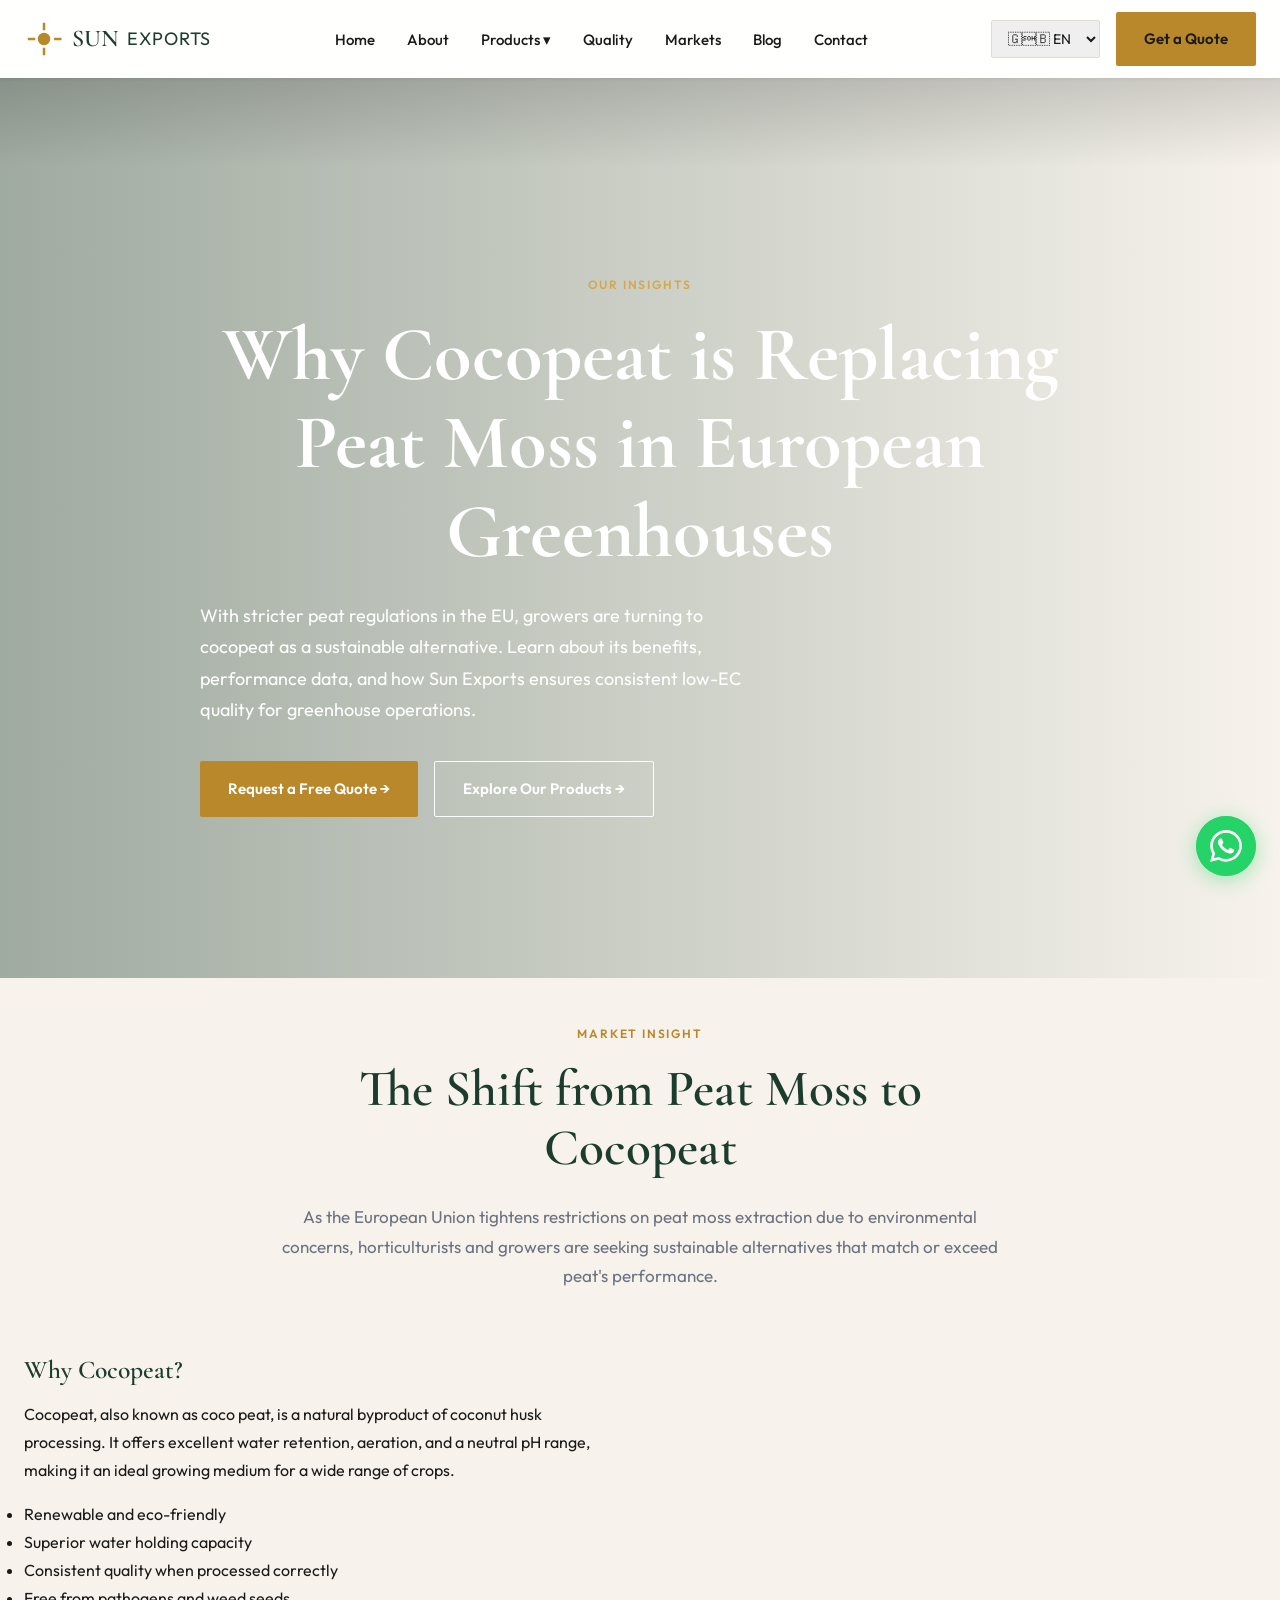
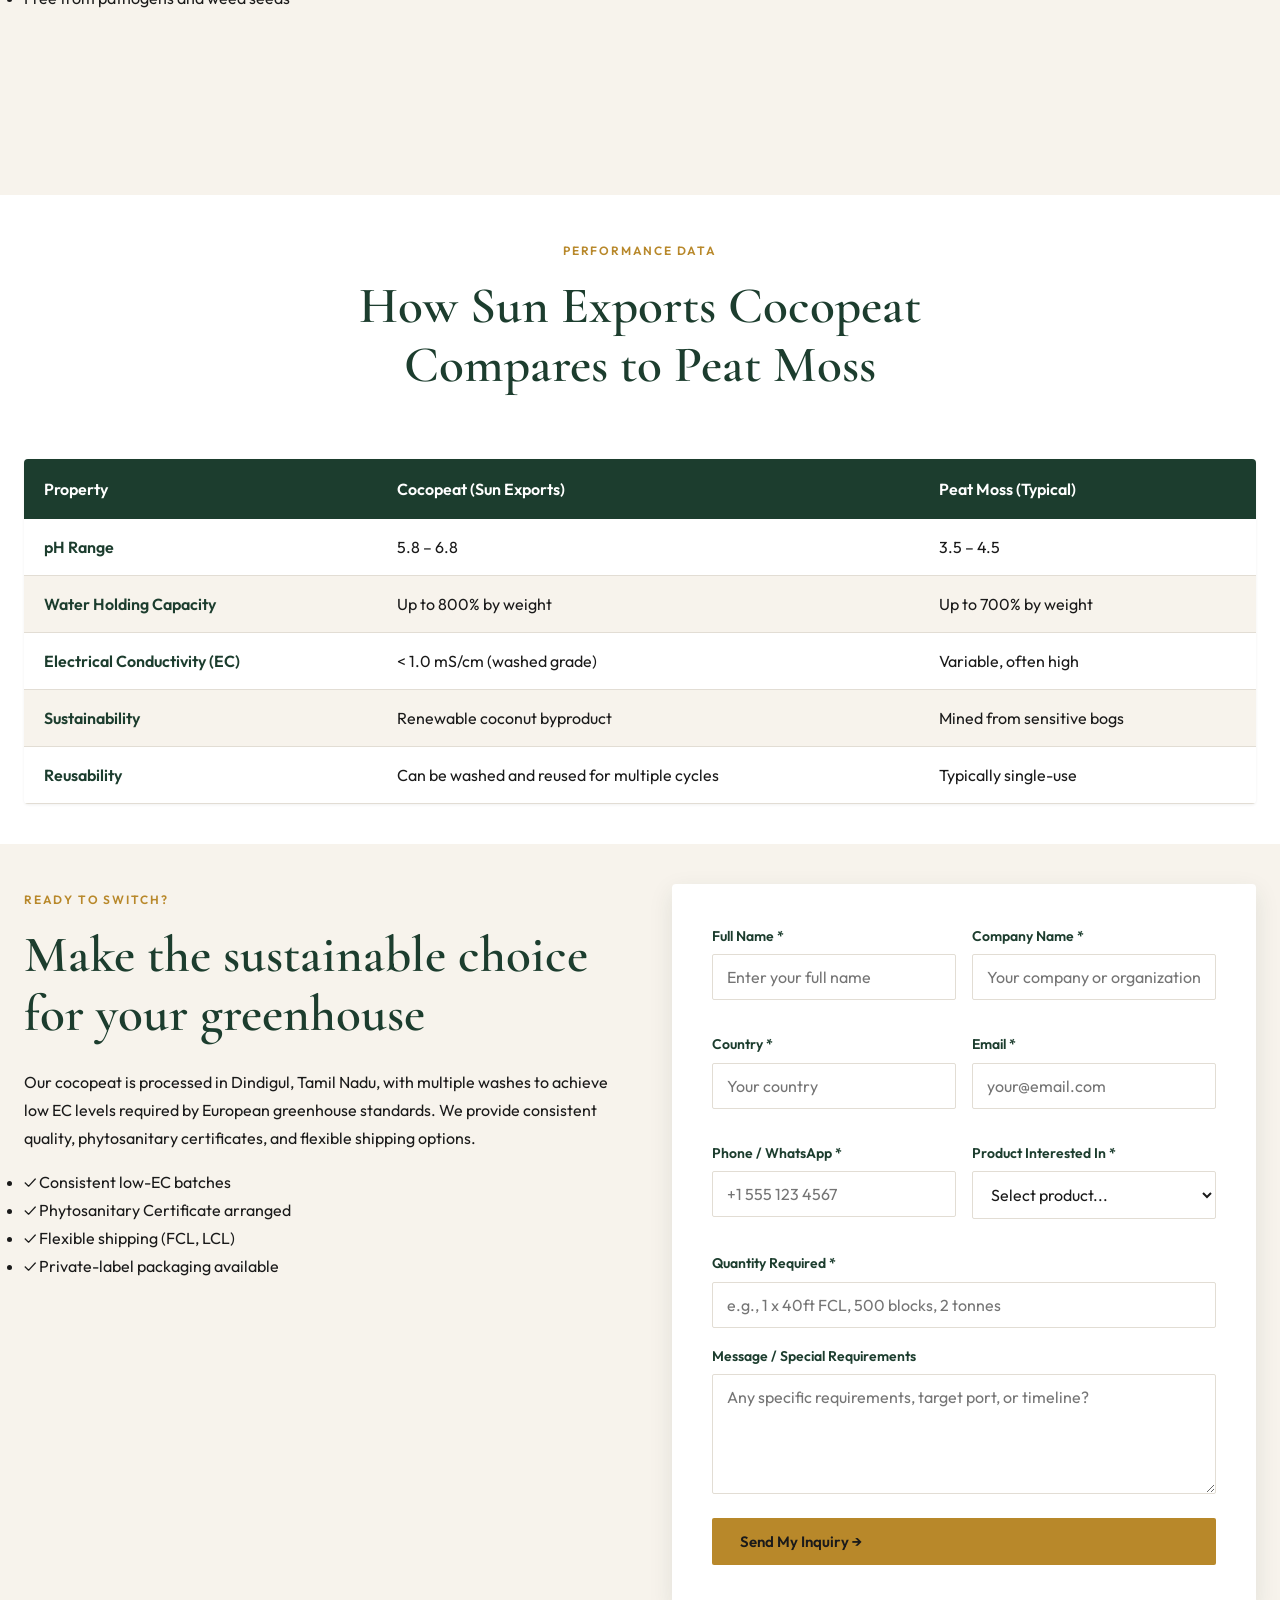
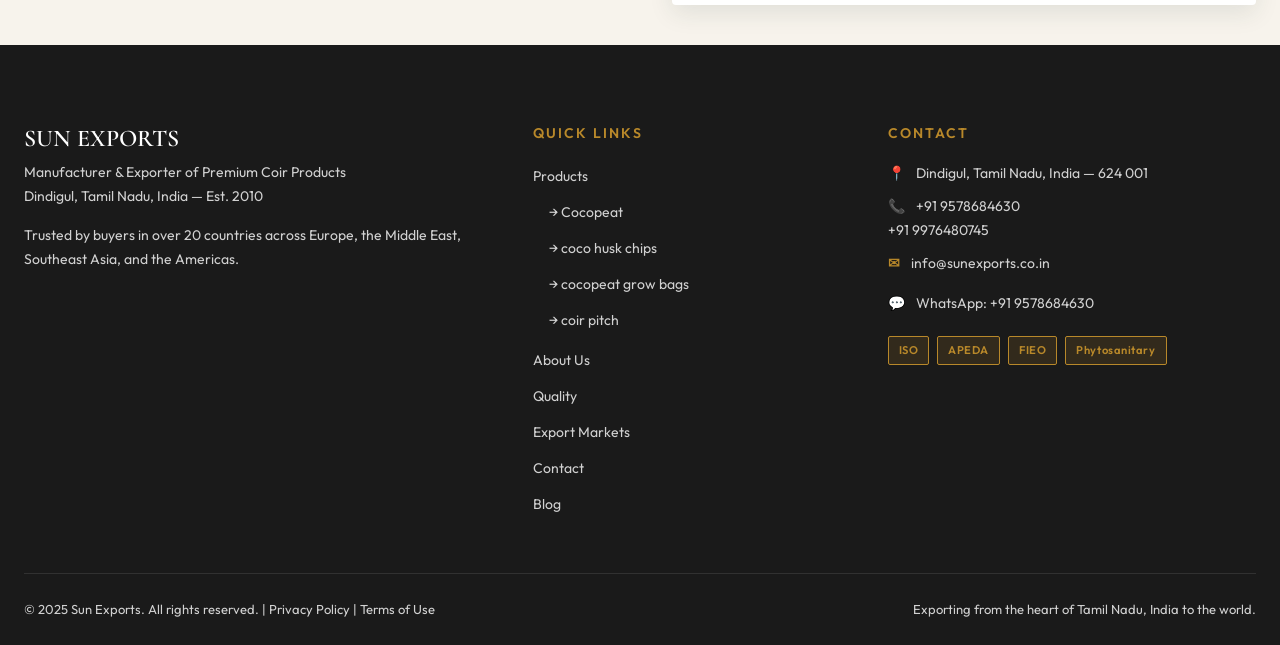
<file: blog/post1.html>
<!DOCTYPE html>
<html lang="en">
<head>
  <meta charset="UTF-8">
  <meta name="viewport" content="width=device-width, initial-scale=1.0">
  <title>Why Cocopeat is Replacing Peat Moss in European Greenhouses - Sun Exports</title>
  <meta name="description" content="Learn why European growers are switching to cocopeat as a sustainable alternative to peat moss, and how Sun Exports ensures consistent low-EC quality for greenhouse operations.">
  <link rel="preconnect" href="https://fonts.googleapis.com">
  <link rel="preconnect" href="https://fonts.gstatic.com" crossorigin>
  <link href="https://fonts.googleapis.com/css2?family=Cormorant+Garamond:wght@500;600;700&family=Outfit:wght@400;500;600;700&display=swap" rel="stylesheet">
  <link rel="stylesheet" href="../css/styles.css">
  <link rel="icon" href="data:image/svg+xml,%3Csvg xmlns='http://www.w3.org/2000/svg' viewBox='0 0 32 32'%3E%3Ccircle cx='16' cy='16' r='6' fill='%23B8882A'/%3E%3Cg fill='%23B8882A'%3E%3Crect x='15' y='2' width='2' height='6'/%3E%3Crect x='15' y='24' width='2' height='6'/%3E%3Crect x='2' y='15' width='6' height='2'/%3E%3Crect x='24' y='15' width='6' height='2'/%3E%3C/g%3E%3C/svg%3E">
</head>
<body>
  <!-- Include the same header and nav as other pages -->
  <div id="google_translate_element" style="display:none;"></div>
  <nav class="nav scrolled">
    <div class="nav-inner">
      <a href="../index.html" class="nav-logo">
        <svg class="sun-icon" viewBox="0 0 32 32" fill="currentColor"><circle cx="16" cy="16" r="5"/><g><rect x="15" y="3" width="2" height="6"/><rect x="15" y="23" width="2" height="6"/><rect x="3" y="15" width="6" height="2"/><rect x="24" y="15" width="6" height="2"/></g></svg>
        <span>SUN</span><span class="exports">EXPORTS</span>
      </a>
      <ul class="nav-links">
        <li><a href="../index.html">Home</a></li>
        <li><a href="../about.html">About</a></li>
        <li class="nav-dropdown">
          <a href="../products.html">Products &#9662;</a>
          <div class="nav-dropdown-menu">
            <a href="../cocopeat.html">Cocopeat</a>
            <a href="../coir-fiber.html">coco husk chips</a>
            <a href="../coir-yarn.html">cocopeat grow bags</a>
            <a href="../coir-pith.html">coir pitch / Dust</a>
          </div>
        </li>
        <li><a href="../quality.html">Quality</a></li>
        <li><a href="../export-markets.html">Markets</a></li>
        <li><a href="../blog.html">Blog</a></li>
        <li><a href="../contact.html">Contact</a></li>
      </ul>
      <div class="nav-actions">
        <select id="lang-select" class="lang-switcher" aria-label="Language" onchange="changeLanguage(this.value)">
          <option value="en">&#127468;&#1;&#127463; EN</option>
          <option value="ar">&#127480;&#127462; AR</option>
          <option value="es">&#127466;&#127480; ES</option>
          <option value="fr">&#127467;&#127479; FR</option>
          <option value="de">&#127465;&#127466; DE</option>
          <option value="ja">&#127471;&#127477; JA</option>
          <option value="ko">&#127472;&#127479; KO</option>
          <option value="pt">&#127463;&#127479; PT</option>
          <option value="nl">&#127475;&#127473; NL</option>
          <option value="ta">&#127470;&#127475; TA</option>
        </select>
        <a href="../contact.html" class="btn btn-gold">Get a Quote</a>
        <button class="hamburger" aria-label="Menu"><span></span><span></span><span></span></button>
      </div>
    </div>
  </nav>
  <div class="mobile-menu">
    <a href="../index.html">Home</a>
    <a href="../about.html">About</a>
    <a href="../products.html">Products</a>
    <a href="../quality.html">Quality</a>
    <a href="../export-markets.html">Markets</a>
    <a href="../blog.html">Blog</a>
    <a href="../contact.html">Contact</a>
  </div>

  <header class="hero short" style="background-image: url('https://images.unsplash.com/photo-1500382017468-9049fed747ef?w=1920&amp;q=80');">
    <div class="hero-content" style="text-align: center; max-width: 900px; margin: 0 auto;">
      <span class="eyebrow">Our Insights</span>
      <h1>Why Cocopeat is Replacing Peat Moss in European Greenhouses</h1>
      <p>With stricter peat regulations in the EU, growers are turning to cocopeat as a sustainable alternative. Learn about its benefits, performance data, and how Sun Exports ensures consistent low-EC quality for greenhouse operations.</p>
      <div class="hero-cta">
        <a href="../contact.html" class="btn btn-gold">Request a Free Quote &rarr;</a>
        <a href="../products.html" class="btn btn-outline">Explore Our Products &rarr;</a>
      </div>
    </div>
  </header>

  <section class="section-cream">
    <div class="container">
      <div class="section-head center reveal">
        <span class="eyebrow">Market Insight</span>
        <h2>The Shift from Peat Moss to Cocopeat</h2>
        <p class="section-subtitle">As the European Union tightens restrictions on peat moss extraction due to environmental concerns, horticulturists and growers are seeking sustainable alternatives that match or exceed peat's performance.</p>
      </div>
      <div class="grid grid-2" style="gap: 48px; align-items: start;">
        <div class="reveal">
          <h3>Why Cocopeat?</h3>
          <p>Cocopeat, also known as coco peat, is a natural byproduct of coconut husk processing. It offers excellent water retention, aeration, and a neutral pH range, making it an ideal growing medium for a wide range of crops.</p>
          <ul>
            <li>Renewable and eco-friendly</li>
            <li>Superior water holding capacity</li>
            <li>Consistent quality when processed correctly</li>
            <li>Free from pathogens and weed seeds</li>
          </ul>
        </div>
        <div class="reveal" style="background-image: url('https://images.unsplash.com/photo-1500382017468-9049fed747ef?w=800&q=80'); background-size: cover; background-position: center; border-radius: 4px; height: 400px;"></div>
      </div>
    </div>
  </section>

  <section class="section-white">
    <div class="container">
      <div class="section-head center reveal">
        <span class="eyebrow">Performance Data</span>
        <h2>How Sun Exports Cocopeat Compares to Peat Moss</h2>
      </div>
      <div class="reveal" style="overflow-x: auto; background: var(--color-white); border-radius: var(--radius-card); box-shadow: var(--shadow-sm);">
        <table style="width: 100%; border-collapse: collapse; min-width: 640px;">
          <thead>
            <tr style="background: var(--color-forest); color: var(--color-white);">
              <th style="padding: 16px 20px; text-align: left; font-weight: 600;">Property</th>
              <th style="padding: 16px 20px; text-align: left; font-weight: 600;">Cocopeat (Sun Exports)</th>
              <th style="padding: 16px 20px; text-align: left; font-weight: 600;">Peat Moss (Typical)</th>
            </tr>
          </thead>
          <tbody>
            <tr style="border-bottom: 1px solid var(--color-border);"><td style="padding: 14px 20px; font-weight: 600; color: var(--color-forest);">pH Range</td><td style="padding: 14px 20px;">5.8 &ndash; 6.8</td><td style="padding: 14px 20px;">3.5 &ndash; 4.5</td></tr>
            <tr style="border-bottom: 1px solid var(--color-border); background: var(--color-cream);"><td style="padding: 14px 20px; font-weight: 600; color: var(--color-forest);">Water Holding Capacity</td><td style="padding: 14px 20px;">Up to 800% by weight</td><td style="padding: 14px 20px;">Up to 700% by weight</td></tr>
            <tr style="border-bottom: 1px solid var(--color-border);"><td style="padding: 14px 20px; font-weight: 600; color: var(--color-forest);">Electrical Conductivity (EC)</td><td style="padding: 14px 20px;">&lt; 1.0 mS/cm (washed grade)</td><td style="padding: 14px 20px;">Variable, often high</td></tr>
            <tr style="border-bottom: 1px solid var(--color-border); background: var(--color-cream);"><td style="padding: 14px 20px; font-weight: 600; color: var(--color-forest);">Sustainability</td><td style="padding: 14px 20px;">Renewable coconut byproduct</td><td style="padding: 14px 20px;">Mined from sensitive bogs</td></tr>
            <tr style="border-bottom: 1px solid var(--color-border);"><td style="padding: 14px 20px; font-weight: 600; color: var(--color-forest);">Reusability</td><td style="padding: 14px 20px;">Can be washed and reused for multiple cycles</td><td style="padding: 14px 20px;">Typically single-use</td></tr>
          </tbody>
        </table>
      </div>
    </div>
  </section>

  <section class="section-cream" id="quote">
    <div class="container">
      <div class="grid grid-2" style="gap: 64px; align-items: start;">
        <div class="reveal">
          <span class="eyebrow">Ready to Switch?</span>
          <h2>Make the sustainable choice for your greenhouse</h2>
          <p>Our cocopeat is processed in Dindigul, Tamil Nadu, with multiple washes to achieve low EC levels required by European greenhouse standards. We provide consistent quality, phytosanitary certificates, and flexible shipping options.</p>
          <ul class="benefit-list">
            <li><span class="check-icon">&#10003;</span> Consistent low-EC batches</li>
            <li><span class="check-icon">&#10003;</span> Phytosanitary Certificate arranged</li>
            <li><span class="check-icon">&#10003;</span> Flexible shipping (FCL, LCL)</li>
            <li><span class="check-icon">&#10003;</span> Private-label packaging available</li>
          </ul>
        </div>
        <div class="reveal">
          <form class="form-card" data-formspree="YOUR_FORMXOjyw" id="quote-form">
            <div class="form-row">
              <div class="form-field">
                <label>Full Name *</label>
                <input type="text" name="name" required placeholder="Enter your full name">
              </div>
              <div class="form-field">
                <label>Company Name *</label>
                <input type="text" name="company" required placeholder="Your company or organization">
              </div>
            </div>
            <div class="form-row">
              <div class="form-field">
                <label>Country *</label>
                <input type="text" name="country" required placeholder="Your country">
              </div>
              <div class="form-field">
                <label>Email *</label>
                <input type="email" name="email" required placeholder="your@email.com">
              </div>
            </div>
            <div class="form-row">
              <div class="form-field">
                <label>Phone / WhatsApp *</label>
                <input type="tel" name="phone" required placeholder="+1 555 123 4567">
              </div>
              <div class="form-field">
                <label>Product Interested In *</label>
                <select name="product" required>
                  <option value="">Select product...</option>
                  <option value="Cocopeat">Cocopeat (Blocks/Discs/Loose)</option>
                  <option value="coco husk chips">coco husk chips (Brown/White)</option>
                  <option value="cocopeat grow bags">cocopeat grow bags</option>
                  <option value="coir pitch">coir pitch / Dust</option>
                  <option value="Multiple Products">Multiple Products</option>
                </select>
              </div>
            </div>
            <div class="form-field">
              <label>Quantity Required *</label>
              <input type="text" name="quantity" required placeholder="e.g., 1 x 40ft FCL, 500 blocks, 2 tonnes">
            </div>
            <div class="form-field">
              <label>Message / Special Requirements</label>
              <textarea name="message" rows="4" placeholder="Any specific requirements, target port, or timeline?"></textarea>
            </div>
            <button type="submit" class="btn btn-gold" style="width: 100%;">Send My Inquiry &rarr;</button>
          </form>
          <div class="form-success" id="form-success" style="display: none;">
            <h3>Thank you, <span class="success-name"></span>!</h3>
            <p>Your inquiry has been received. Our export team will contact you at <span class="success-email"></span> within 24 hours.</p>
          </div>
        </div>
      </div>
    </div>
  </section>

  <footer>
    <div class="container">
      <div class="footer-grid">
        <div class="footer-brand">
          <h3>SUN EXPORTS</h3>
          <p>Manufacturer &amp; Exporter of Premium Coir Products<br>Dindigul, Tamil Nadu, India &mdash; Est. 2010</p>
          <p style="margin-top: 16px;">Trusted by buyers in over 20 countries across Europe, the Middle East, Southeast Asia, and the Americas.</p>
        </div>
        <div>
          <h4>Quick Links</h4>
          <ul>
            <li><a href="../products.html">Products</a></li>
            <li style="padding-left: 16px;"><a href="../cocopeat.html">&rarr; Cocopeat</a></li>
            <li style="padding-left: 16px;"><a href="../coir-fiber.html">&rarr; coco husk chips</a></li>
            <li style="padding-left: 16px;"><a href="../coir-yarn.html">&rarr; cocopeat grow bags</a></li>
            <li style="padding-left: 16px;"><a href="../coir-pith.html">&rarr; coir pitch</a></li>
            <li style="margin-top: 12px;"><a href="../about.html">About Us</a></li>
            <li><a href="../quality.html">Quality</a></li>
            <li><a href="../export-markets.html">Export Markets</a></li>
            <li><a href="../contact.html">Contact</a></li>
            <li><a href="../blog.html">Blog</a></li>
          </ul>
        </div>
        <div class="footer-contact">
          <h4>Contact</h4>
          <p><span class="label">&#128205;</span> Dindigul, Tamil Nadu, India &mdash; 624 001</p>
          <p><span class="label">&#128222;</span> +91 9578684630<br> +91 9976480745</p>
          <p><span class="label">&#9993;</span> info@sunexports.co.in</p>
          <p style="margin-top: 16px;"><span class="label">&#128172;</span> WhatsApp: +91 9578684630</p>
          <div class="certs">
            <span class="cert-badge">ISO</span>
            <span class="cert-badge">APEDA</span>
            <span class="cert-badge">FIEO</span>
            <span class="cert-badge">Phytosanitary</span>
          </div>
        </div>
      </div>
      <div class="footer-bottom">
        <div>&copy; 2025 Sun Exports. All rights reserved. | <a href="#">Privacy Policy</a> | <a href="#">Terms of Use</a></div>
        <div>Exporting from the heart of Tamil Nadu, India to the world.</div>
      </div>
    </div>
  </footer>

  <a href="https://wa.me/919578684630?text=Hello%2C%20I%27m%20interested%20in%20getting%20a%20quote%20for%20coir%20products%20from%20Sun%20Exports." class="whatsapp-float" target="_blank" rel="noopener" aria-label="WhatsApp">
    <svg viewBox="0 0 24 24" fill="currentColor"><path d="M17.472 14.382c-.297-.149-1.758-.867-2.03-.967-.273-.099-.471-.148-.67.15-.197.297-.767.966-.94 1.164-.173.199-.347.223-.644.075-.297-.15-1.255-.463-2.39-1.475-.883-.788-1.48-1.761-1.653-2.059-.173-.297-.018-.458.13-.606.134-.133.298-.347.446-.52.149-.174.198-.298.298-.497.099-.198.05-.371-.025-.52-.075-.149-.669-1.612-.916-2.207-.242-.579-.487-.5-.669-.51-.173-.008-.371-.01-.57-.01-.198 0-.52.074-.792.372-.272.297-1.04 1.016-1.04 2.479 0 1.462 1.065 2.875 1.213 3.074.149.198 2.096 3.2 5.077 4.487.709.306 1.262.489 1.694.625.712.227 1.36.195 1.871.118.571-.085 1.758-.719 2.006-1.413.248-.694.248-1.289.173-1.413-.074-.124-.272-.198-.57-.347m-5.421 7.403h-.004a9.87 9.87 0 01-5.031-1.378l-.361-.214-3.741.982.998-3.648-.235-.374a9.86 9.86 0 01-1.51-5.26c.001-5.45 4.436-9.884 9.888-9.884 2.64 0 5.122 1.03 6.988 2.898a9.825 9.825 0 012.893 6.994c-.003 5.45-4.437 9.884-9.885 9.884m8.413-18.297A11.815 11.815 0 0012.05 0C5.495 0 .16 5.335.157 11.892c0 2.096.547 4.142 1.588 5.945L.057 24l6.305-1.654a11.882 11.882 0 005.683 1.448h.005c6.554 0 11.89-5.335 11.893-11.893a11.821 11.821 0 00-3.48-8.413z"/></svg>
    <span class="label">Chat with us</span>
  </a>

  <div id="google_translate_element" style="display:none;"></div>
  <script src="https://translate.google.com/translate_a/element.js?cb=googleTranslateElementInit"></script>
  <script src="../js/main.js"></script>
</body>
</html>
</file>
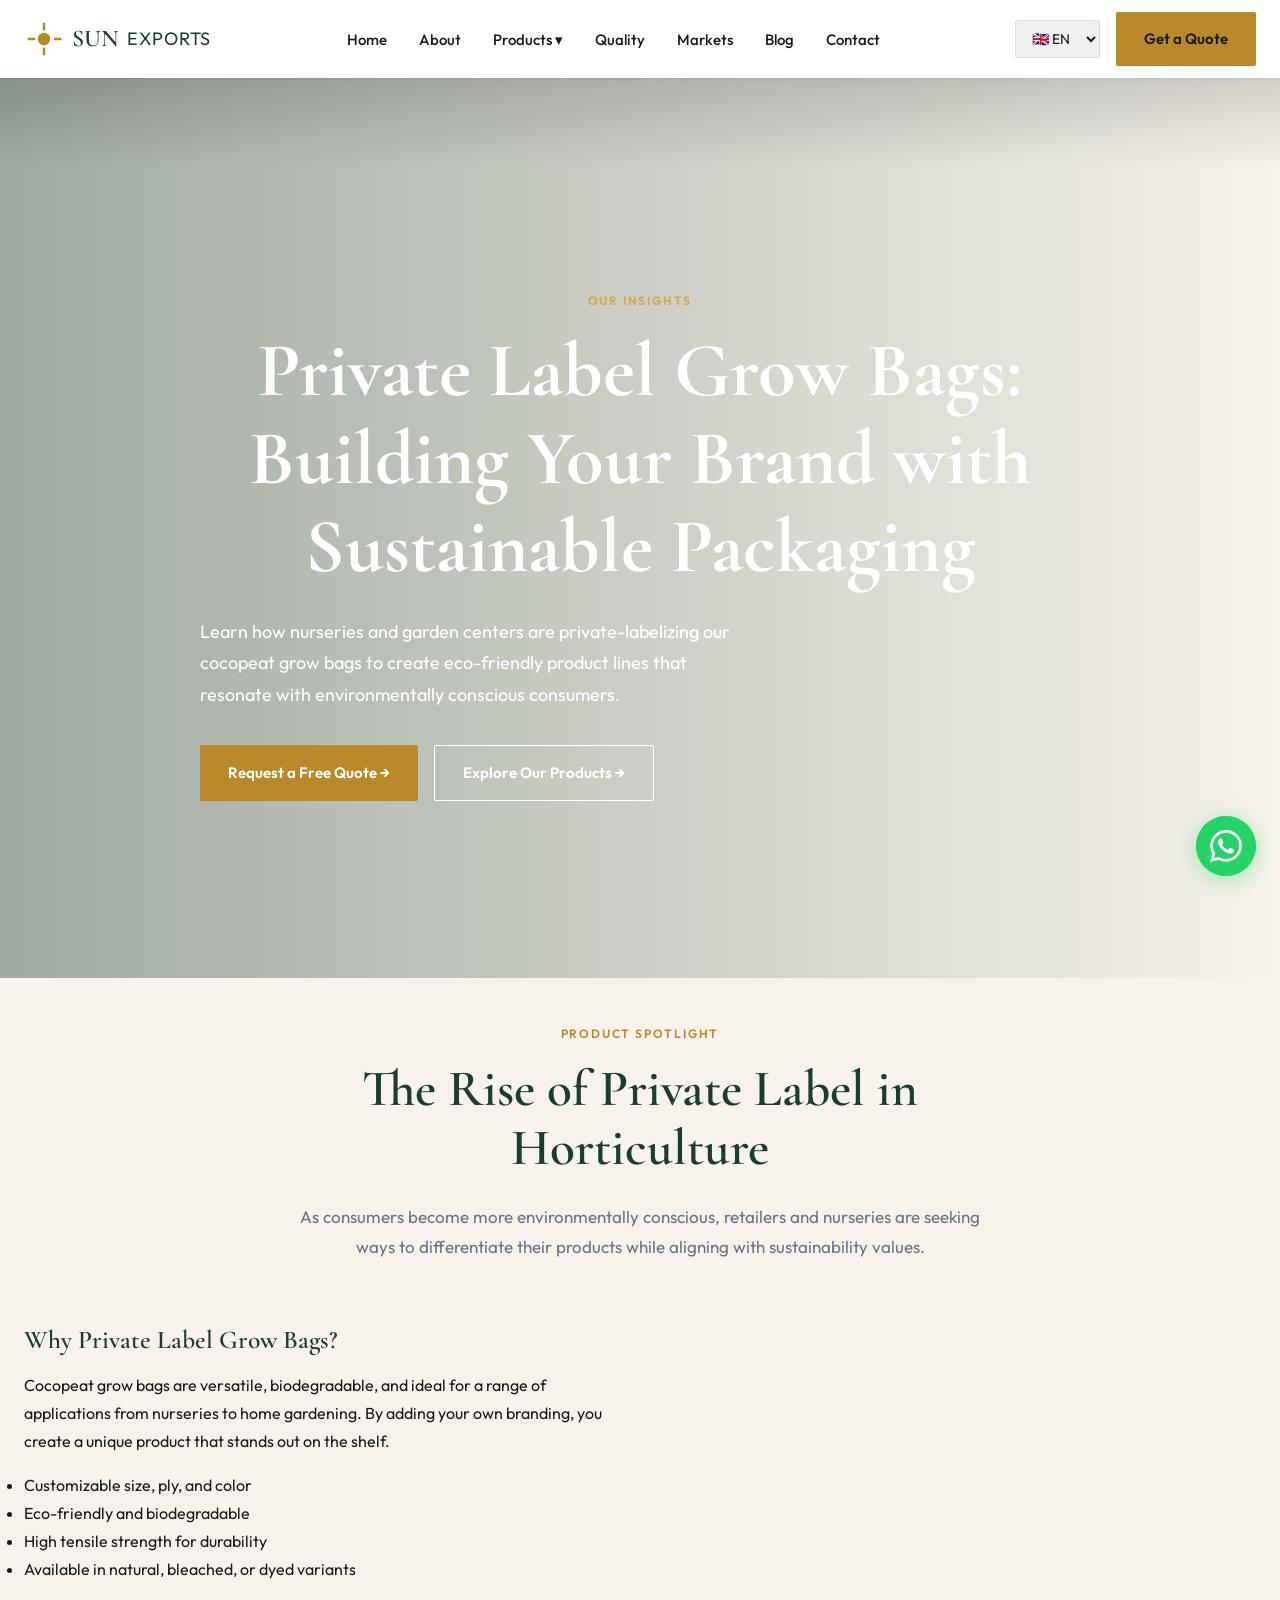
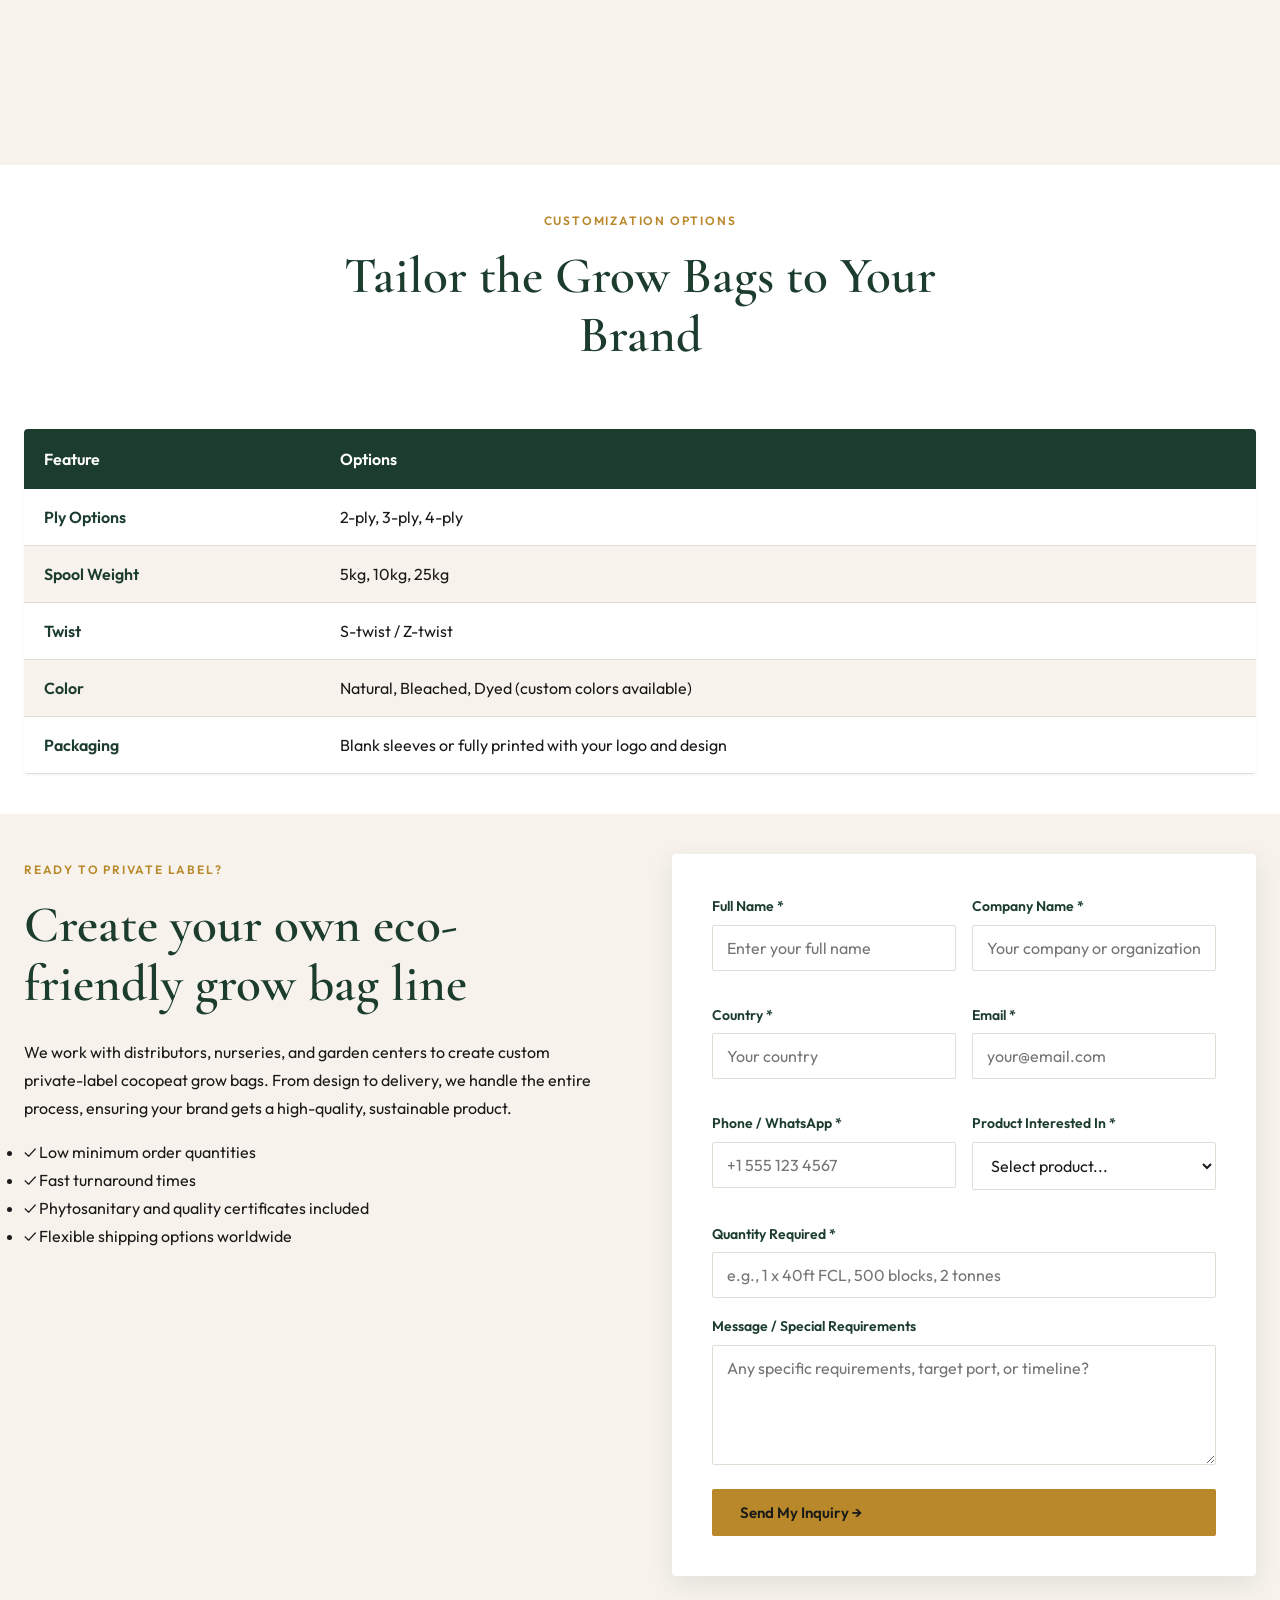
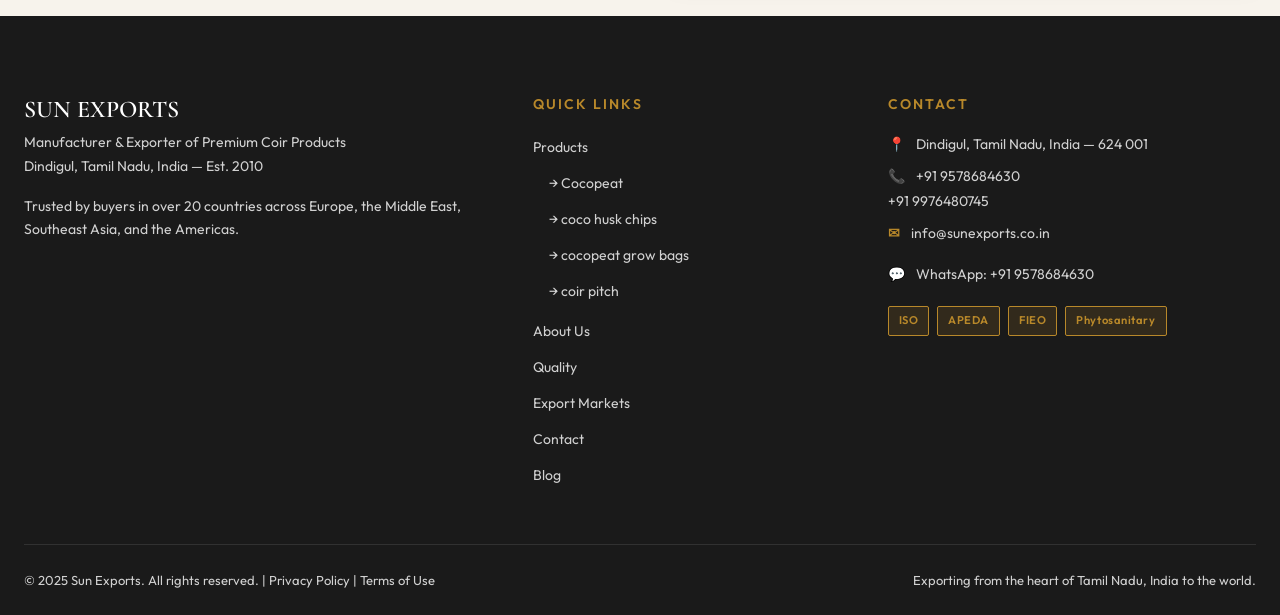
<file: blog/post2.html>
<!DOCTYPE html>
<html lang="en">
<head>
  <meta charset="UTF-8">
  <meta name="viewport" content="width=device-width, initial-scale=1.0">
  <title>Private Label Grow Bags: Building Your Brand with Sustainable Packaging - Sun Exports</title>
  <meta name="description" content="Discover how nurseries and garden centers are private-labelizing cocopeat grow bags to create eco-friendly product lines that resonate with environmentally conscious consumers.">
  <link rel="preconnect" href="https://fonts.googleapis.com">
  <link rel="preconnect" href="https://fonts.gstatic.com" crossorigin>
  <link href="https://fonts.googleapis.com/css2?family=Cormorant+Garamond:wght@500;600;700&family=Outfit:wght@400;500;600;700&display=swap" rel="stylesheet">
  <link rel="stylesheet" href="../css/styles.css">
  <link rel="icon" href="data:image/svg+xml,%3Csvg xmlns='http://www.w3.org/2000/svg' viewBox='0 0 32 32'%3E%3Ccircle cx='16' cy='16' r='6' fill='%23B8882A'/%3E%3Cg fill='%23B8882A'%3E%3Crect x='15' y='2' width='2' height='6'/%3E%3Crect x='15' y='24' width='2' height='6'/%3E%3Crect x='2' y='15' width='6' height='2'/%3E%3Crect x='24' y='15' width='6' height='2'/%3E%3C/g%3E%3C/svg%3E">
</head>
<body>
  <!-- Include the same header and nav as other pages -->
  <div id="google_translate_element" style="display:none;"></div>
  <nav class="nav scrolled">
    <div class="nav-inner">
      <a href="../index.html" class="nav-logo">
        <svg class="sun-icon" viewBox="0 0 32 32" fill="currentColor"><circle cx="16" cy="16" r="5"/><g><rect x="15" y="3" width="2" height="6"/><rect x="15" y="23" width="2" height="6"/><rect x="3" y="15" width="6" height="2"/><rect x="24" y="15" width="6" height="2"/></g></svg>
        <span>SUN</span><span class="exports">EXPORTS</span>
      </a>
      <ul class="nav-links">
        <li><a href="../index.html">Home</a></li>
        <li><a href="../about.html">About</a></li>
        <li class="nav-dropdown">
          <a href="../products.html">Products &#9662;</a>
          <div class="nav-dropdown-menu">
            <a href="../cocopeat.html">Cocopeat</a>
            <a href="../coir-fiber.html">coco husk chips</a>
            <a href="../coir-yarn.html">cocopeat grow bags</a>
            <a href="../coir-pith.html">coir pitch / Dust</a>
          </div>
        </li>
        <li><a href="../quality.html">Quality</a></li>
        <li><a href="../export-markets.html">Markets</a></li>
        <li><a href="../blog.html">Blog</a></li>
        <li><a href="../contact.html">Contact</a></li>
      </ul>
      <div class="nav-actions">
        <select id="lang-select" class="lang-switcher" aria-label="Language" onchange="changeLanguage(this.value)">
          <option value="en">&#127468;&#127463; EN</option>
          <option value="ar">&#127480;&#127462; AR</option>
          <option value="es">&#127466;&#127480; ES</option>
          <option value="fr">&#127467;&#127479; FR</option>
          <option value="de">&#127465;&#127466; DE</option>
          <option value="ja">&#127471;&#127477; JA</option>
          <option value="ko">&#127472;&#127479; KO</option>
          <option value="pt">&#127463;&#127479; PT</option>
          <option value="nl">&#127475;&#127473; NL</option>
          <option value="ta">&#127470;&#127475; TA</option>
        </select>
        <a href="../contact.html" class="btn btn-gold">Get a Quote</a>
        <button class="hamburger" aria-label="Menu"><span></span><span></span><span></span></button>
      </div>
    </div>
  </nav>
  <div class="mobile-menu">
    <a href="../index.html">Home</a>
    <a href="../about.html">About</a>
    <a href="../products.html">Products</a>
    <a href="../quality.html">Quality</a>
    <a href="../export-markets.html">Markets</a>
    <a href="../blog.html">Blog</a>
    <a href="../contact.html">Contact</a>
  </div>

  <header class="hero short" style="background-image: url('https://images.unsplash.com/photo-1500382017468-9049fed747ef?w=1920&amp;q=80');">
    <div class="hero-content" style="text-align: center; max-width: 900px; margin: 0 auto;">
      <span class="eyebrow">Our Insights</span>
      <h1>Private Label Grow Bags: Building Your Brand with Sustainable Packaging</h1>
      <p>Learn how nurseries and garden centers are private-labelizing our cocopeat grow bags to create eco-friendly product lines that resonate with environmentally conscious consumers.</p>
      <div class="hero-cta">
        <a href="../contact.html" class="btn btn-gold">Request a Free Quote &rarr;</a>
        <a href="../products.html" class="btn btn-outline">Explore Our Products &rarr;</a>
      </div>
    </div>
  </header>

  <section class="section-cream">
    <div class="container">
      <div class="section-head center reveal">
        <span class="eyebrow">Product Spotlight</span>
        <h2>The Rise of Private Label in Horticulture</h2>
        <p class="section-subtitle">As consumers become more environmentally conscious, retailers and nurseries are seeking ways to differentiate their products while aligning with sustainability values.</p>
      </div>
      <div class="grid grid-2" style="gap: 48px; align-items: start;">
        <div class="reveal">
          <h3>Why Private Label Grow Bags?</h3>
          <p>Cocopeat grow bags are versatile, biodegradable, and ideal for a range of applications from nurseries to home gardening. By adding your own branding, you create a unique product that stands out on the shelf.</p>
          <ul>
            <li>Customizable size, ply, and color</li>
            <li>Eco-friendly and biodegradable</li>
            <li>High tensile strength for durability</li>
            <li>Available in natural, bleached, or dyed variants</li>
          </ul>
        </div>
        <div class="reveal" style="background-image: url('https://images.unsplash.com/photo-1558618666-fcd25c85cd64?w=800&q=80'); background-size: cover; background-position: center; border-radius: 4px; height: 400px;"></div>
      </div>
    </div>
  </section>

  <section class="section-white">
    <div class="container">
      <div class="section-head center reveal">
        <span class="eyebrow">Customization Options</span>
        <h2>Tailor the Grow Bags to Your Brand</h2>
      </div>
      <div class="reveal" style="overflow-x: auto; background: var(--color-white); border-radius: var(--radius-card); box-shadow: var(--shadow-sm);">
        <table style="width: 100%; border-collapse: collapse; min-width: 640px;">
          <thead>
            <tr style="background: var(--color-forest); color: var(--color-white);">
              <th style="padding: 16px 20px; text-align: left; font-weight: 600;">Feature</th>
              <th style="padding: 16px 20px; text-align: left; font-weight: 600;">Options</th>
            </tr>
          </thead>
          <tbody>
            <tr style="border-bottom: 1px solid var(--color-border);"><td style="padding: 14px 20px; font-weight: 600; color: var(--color-forest);">Ply Options</td><td style="padding: 14px 20px;">2-ply, 3-ply, 4-ply</td></tr>
            <tr style="border-bottom: 1px solid var(--color-border); background: var(--color-cream);"><td style="padding: 14px 20px; font-weight: 600; color: var(--color-forest);">Spool Weight</td><td style="padding: 14px 20px;">5kg, 10kg, 25kg</td></tr>
            <tr style="border-bottom: 1px solid var(--color-border);"><td style="padding: 14px 20px; font-weight: 600; color: var(--color-forest);">Twist</td><td style="padding: 14px 20px;">S-twist / Z-twist</td></tr>
            <tr style="border-bottom: 1px solid var(--color-border); background: var(--color-cream);"><td style="padding: 14px 20px; font-weight: 600; color: var(--color-forest);">Color</td><td style="padding: 14px 20px;">Natural, Bleached, Dyed (custom colors available)</td></tr>
            <tr style="border-bottom: 1px solid var(--color-border);"><td style="padding: 14px 20px; font-weight: 600; color: var(--color-forest);">Packaging</td><td style="padding: 14px 20px;">Blank sleeves or fully printed with your logo and design</td></tr>
          </tbody>
        </table>
      </div>
    </div>
  </section>

  <section class="section-cream" id="quote">
    <div class="container">
      <div class="grid grid-2" style="gap: 64px; align-items: start;">
        <div class="reveal">
          <span class="eyebrow">Ready to Private Label?</span>
          <h2>Create your own eco-friendly grow bag line</h2>
          <p>We work with distributors, nurseries, and garden centers to create custom private-label cocopeat grow bags. From design to delivery, we handle the entire process, ensuring your brand gets a high-quality, sustainable product.</p>
          <ul class="benefit-list">
            <li><span class="check-icon">&#10003;</span> Low minimum order quantities</li>
            <li><span class="check-icon">&#10003;</span> Fast turnaround times</li>
            <li><span class="check-icon">&#10003;</span> Phytosanitary and quality certificates included</li>
            <li><span class="check-icon">&#10003;</span> Flexible shipping options worldwide</li>
          </ul>
        </div>
        <div class="reveal">
          <form class="form-card" data-formspree="YOUR_FORM_ID" id="quote-form">
            <div class="form-row">
              <div class="form-field">
                <label>Full Name *</label>
                <input type="text" name="name" required placeholder="Enter your full name">
              </div>
              <div class="form-field">
                <label>Company Name *</label>
                <input type="text" name="company" required placeholder="Your company or organization">
              </div>
            </div>
            <div class="form-row">
              <div class="form-field">
                <label>Country *</label>
                <input type="text" name="country" required placeholder="Your country">
              </div>
              <div class="form-field">
                <label>Email *</label>
                <input type="email" name="email" required placeholder="your@email.com">
              </div>
            </div>
            <div class="form-row">
              <div class="form-field">
                <label>Phone / WhatsApp *</label>
                <input type="tel" name="phone" required placeholder="+1 555 123 4567">
              </div>
              <div class="form-field">
                <label>Product Interested In *</label>
                <select name="product" required>
                  <option value="">Select product...</option>
                  <option value="Cocopeat">Cocopeat (Blocks/Discs/Loose)</option>
                  <option value="coco husk chips">coco husk chips (Brown/White)</option>
                  <option value="cocopeat grow bags">cocopeat grow bags</option>
                  <option value="coir pitch">coir pitch / Dust</option>
                  <option value="Multiple Products">Multiple Products</option>
                </select>
              </div>
            </div>
            <div class="form-field">
              <label>Quantity Required *</label>
              <input type="text" name="quantity" required placeholder="e.g., 1 x 40ft FCL, 500 blocks, 2 tonnes">
            </div>
            <div class="form-field">
              <label>Message / Special Requirements</label>
              <textarea name="message" rows="4" placeholder="Any specific requirements, target port, or timeline?"></textarea>
            </div>
            <button type="submit" class="btn btn-gold" style="width: 100%;">Send My Inquiry &rarr;</button>
          </form>
          <div class="form-success" id="form-success" style="display: none;">
            <h3>Thank you, <span class="success-name"></span>!</h3>
            <p>Your inquiry has been received. Our export team will contact you at <span class="success-email"></span> within 24 hours.</p>
          </div>
        </div>
      </div>
    </div>
  </section>

  <footer>
    <div class="container">
      <div class="footer-grid">
        <div class="footer-brand">
          <h3>SUN EXPORTS</h3>
          <p>Manufacturer &amp; Exporter of Premium Coir Products<br>Dindigul, Tamil Nadu, India &mdash; Est. 2010</p>
          <p style="margin-top: 16px;">Trusted by buyers in over 20 countries across Europe, the Middle East, Southeast Asia, and the Americas.</p>
        </div>
        <div>
          <h4>Quick Links</h4>
          <ul>
            <li><a href="../products.html">Products</a></li>
            <li style="padding-left: 16px;"><a href="../cocopeat.html">&rarr; Cocopeat</a></li>
            <li style="padding-left: 16px;"><a href="../coir-fiber.html">&rarr; coco husk chips</a></li>
            <li style="padding-left: 16px;"><a href="../coir-yarn.html">&rarr; cocopeat grow bags</a></li>
            <li style="padding-left: 16px;"><a href="../coir-pith.html">&rarr; coir pitch</a></li>
            <li style="margin-top: 12px;"><a href="../about.html">About Us</a></li>
            <li><a href="../quality.html">Quality</a></li>
            <li><a href="../export-markets.html">Export Markets</a></li>
            <li><a href="../contact.html">Contact</a></li>
            <li><a href="../blog.html">Blog</a></li>
          </ul>
        </div>
        <div class="footer-contact">
          <h4>Contact</h4>
          <p><span class="label">&#128205;</span> Dindigul, Tamil Nadu, India &mdash; 624 001</p>
          <p><span class="label">&#128222;</span> +91 9578684630<br> +91 9976480745</p>
          <p><span class="label">&#9993;</span> info@sunexports.co.in</p>
          <p style="margin-top: 16px;"><span class="label">&#128172;</span> WhatsApp: +91 9578684630</p>
          <div class="certs">
            <span class="cert-badge">ISO</span>
            <span class="cert-badge">APEDA</span>
            <span class="cert-badge">FIEO</span>
            <span class="cert-badge">Phytosanitary</span>
          </div>
        </div>
      </div>
      <div class="footer-bottom">
        <div>&copy; 2025 Sun Exports. All rights reserved. | <a href="#">Privacy Policy</a> | <a href="#">Terms of Use</a></div>
        <div>Exporting from the heart of Tamil Nadu, India to the world.</div>
      </div>
    </div>
  </footer>

  <a href="https://wa.me/919578684630?text=Hello%2C%20I%27m%20interested%20in%20getting%20a%20quote%20for%20coir%20products%20from%20Sun%20Exports." class="whatsapp-float" target="_blank" rel="noopener" aria-label="WhatsApp">
    <svg viewBox="0 0 24 24" fill="currentColor"><path d="M17.472 14.382c-.297-.149-1.758-.867-2.03-.967-.273-.099-.471-.148-.67.15-.197.297-.767.966-.94 1.164-.173.199-.347.223-.644.075-.297-.15-1.255-.463-2.39-1.475-.883-.788-1.48-1.761-1.653-2.059-.173-.297-.018-.458.13-.606.134-.133.298-.347.446-.52.149-.174.198-.298.298-.497.099-.198.05-.371-.025-.52-.075-.149-.669-1.612-.916-2.207-.242-.579-.487-.5-.669-.51-.173-.008-.371-.01-.57-.01-.198 0-.52.074-.792.372-.272.297-1.04 1.016-1.04 2.479 0 1.462 1.065 2.875 1.213 3.074.149.198 2.096 3.2 5.077 4.487.709.306 1.262.489 1.694.625.712.227 1.36.195 1.871.118.571-.085 1.758-.719 2.006-1.413.248-.694.248-1.289.173-1.413-.074-.124-.272-.198-.57-.347m-5.421 7.403h-.004a9.87 9.87 0 01-5.031-1.378l-.361-.214-3.741.982.998-3.648-.235-.374a9.86 9.86 0 01-1.51-5.26c.001-5.45 4.436-9.884 9.888-9.884 2.64 0 5.122 1.03 6.988 2.898a9.825 9.825 0 012.893 6.994c-.003 5.45-4.437 9.884-9.885 9.884m8.413-18.297A11.815 11.815 0 0012.05 0C5.495 0 .16 5.335.157 11.892c0 2.096.547 4.142 1.588 5.945L.057 24l6.305-1.654a11.882 11.882 0 005.683 1.448h.005c6.554 0 11.89-5.335 11.893-11.893a11.821 11.821 0 00-3.48-8.413z"/></svg>
    <span class="label">Chat with us</span>
  </a>

  <div id="google_translate_element" style="display:none;"></div>
  <script src="https://translate.google.com/translate_a/element.js?cb=googleTranslateElementInit"></script>
  <script src="../js/main.js"></script>
</body>
</html>
</file>
<file: css/styles.css>
/* ================================================================
   SUN EXPORTS — GLOBAL STYLESHEET
   ================================================================ */

:root {
  --color-forest: #1C3D2E;
  --color-sage: #3A6B4F;
  --color-gold: #B8882A;
  --color-gold-light: #D4A84B;
  --color-cream: #F7F3EC;
  --color-white: #FFFFFF;
  --color-charcoal: #1A1A1A;
  --color-muted: #6B7280;
  --color-border: #E2DDD4;
  --color-success: #2D6A4F;

  --font-display: 'Cormorant Garamond', Georgia, serif;
  --font-body: 'Outfit', -apple-system, BlinkMacSystemFont, sans-serif;

  --max-width: 1280px;
  --section-pad: clamp(60px, 10vw, 120px);
  --section-pad: 40px;
  --radius-card: 4px;
  --radius-btn: 2px;
  --shadow-sm: 0 1px 3px rgba(0,0,0,0.06);
  --shadow-md: 0 8px 24px rgba(28,61,46,0.10);
  --shadow-lg: 0 20px 50px rgba(28,61,46,0.15);
  --transition: 0.3s cubic-bezier(0.4, 0, 0.2, 1);

  /* Nav sizing — single source of truth, referenced everywhere below */
  --nav-height: 78px;
  --nav-logo-height: 150px;
  --nav-icon-size: 40px;

}

* { box-sizing: border-box; margin: 0; padding: 0; }

html { scroll-behavior: smooth; -webkit-text-size-adjust: 100%; }

body {
  font-family: var(--font-body);
  font-size: 1rem;
  line-height: 1.75;
  color: var(--color-charcoal);
  background: var(--color-cream);
  overflow-x: hidden;
}

img { max-width: 100%; height: auto; display: block; }
a { color: inherit; text-decoration: none; }
button { font-family: inherit; cursor: pointer; border: none; background: none; }
input, textarea, select { font-family: inherit; font-size: 1rem; }

.container {
  max-width: var(--max-width);
  margin: 0 auto;
  padding: 0 24px;
}


/* ---------- Typography ---------- */
.eyebrow {
  display: inline-block;
  font-size: 0.75rem;
  font-weight: 600;
  letter-spacing: 0.15em;
  text-transform: uppercase;
  color: var(--color-gold);
  margin-bottom: 16px;
}
h1, h2, h3, h4 { font-family: var(--font-display); font-weight: 600; line-height: 1.15; color: var(--color-forest); }
h1 { font-size: clamp(2.8rem, 6vw, 5.5rem); font-weight: 700; }
h2 { font-size: clamp(2rem, 4vw, 3.2rem); margin-bottom: 24px; }
h3 { font-size: clamp(1.25rem, 2vw, 1.75rem); margin-bottom: 16px; }
h4 { font-size: 1.25rem; margin-bottom: 12px; }
p { margin-bottom: 16px; }
.lede { font-size: 1.125rem; color: var(--color-muted); }

/* ---------- Buttons ---------- */
.btn {
  display: inline-flex; align-items: center; gap: 8px;
  padding: 14px 28px;
  font-family: var(--font-body);
  font-size: 0.9375rem; font-weight: 600;
  border-radius: var(--radius-btn);
  transition: all var(--transition);
  cursor: pointer;
  white-space: nowrap;
}
.btn-gold { background: var(--color-gold); color: var(--color-charcoal); }
.btn-gold:hover { background: var(--color-gold-light); transform: scale(1.02); box-shadow: var(--shadow-md); }
.btn-outline { background: transparent; color: var(--color-white); border: 1.5px solid var(--color-white); }
.btn-outline:hover { background: var(--color-white); color: var(--color-forest); }
.btn-outline-dark { background: transparent; color: var(--color-forest); border: 1.5px solid var(--color-forest); }
.btn-outline-dark:hover { background: var(--color-forest); color: var(--color-white); }

/* ================================================================
   NAVIGATION
   ================================================================ */
/* ================================================================
   NAVIGATION
   ================================================================ */

.nav {
  position: fixed;
  top: 0;
  left: 0;
  right: 0;
  z-index: 1000;
  height: var(--nav-height);
  padding: 0;
  transition: all var(--transition);

  /* White Glass Effect */
  background: rgba(255, 255, 255, 0.95);
  backdrop-filter: blur(12px);
  -webkit-backdrop-filter: blur(12px);
  box-shadow: var(--shadow-sm);
}

.nav.scrolled {
  background: rgba(255, 255, 255, 0.95);
  backdrop-filter: blur(12px);
  -webkit-backdrop-filter: blur(12px);
  box-shadow: var(--shadow-sm);
}

.nav-inner {
  height: 100%;
  display: flex;
  align-items: center;
  justify-content: space-between;
  max-width: var(--max-width);
  margin: 0 auto;
  padding: 0 24px;
}

.nav-logo {
  height: 100%;
  display: flex;
  align-items: center;
  gap: 8px;
  font-family: var(--font-display);
  font-size: 1.5rem;
  font-weight: 600;
  color: var(--color-forest);
  transition: color var(--transition);
}

.nav-logo .sun-icon {
  width: var(--nav-icon-size);
  height: var(--nav-icon-size);
  color: var(--color-gold);
  flex-shrink: 0;
}

.nav-logo .logo-img {
  max-height: var(--nav-logo-height);
  width: auto;
  display: block;
}

.nav-logo .exports {
  font-family: var(--font-body);
  font-weight: 400;
  font-size: 1.125rem;
  letter-spacing: 0.05em;
  white-space: nowrap;
}

.nav-links {
  display: flex;
  gap: 32px;
  list-style: none;
  align-items: center;
}

.nav-links a {
  font-size: 0.9375rem;
  font-weight: 500;
  color: var(--color-charcoal);
  position: relative;
  padding: 8px 0;
  transition: color var(--transition);
}

.nav-links a::after {
  content: "";
  position: absolute;
  left: 0;
  bottom: 0;
  width: 0;
  height: 2px;
  background: var(--color-gold);
  transition: width var(--transition);
}

.nav-links a:hover::after,
.nav-links a.active::after {
  width: 100%;
}

.nav-dropdown {
  position: relative;
}

.nav-dropdown-menu {
  position: absolute;
  top: 100%;
  left: 50%;
  transform: translateX(-50%) translateY(8px);
  background: var(--color-white);
  border-radius: var(--radius-card);
  box-shadow: var(--shadow-lg);
  min-width: 220px;
  opacity: 0;
  visibility: hidden;
  transition: all var(--transition);
  padding: 8px 0;
}

.nav-dropdown:hover .nav-dropdown-menu {
  opacity: 1;
  visibility: visible;
  transform: translateX(-50%) translateY(0);
}

.nav-dropdown-menu a {
  display: block;
  padding: 10px 20px;
  color: var(--color-charcoal);
  font-size: 0.9rem;
}

.nav-dropdown-menu a:hover {
  background: var(--color-cream);
  color: var(--color-forest);
}

.nav-dropdown-menu a::after {
  display: none;
}

.nav-actions {
  display: flex;
  align-items: center;
  gap: 16px;
}

.lang-switcher {
  background: color(srgb red green blue)  ;
  border: 1px solid var(--color-border);
  color: var(--color-charcoal);
  padding: 8px 12px;
  border-radius: var(--radius-btn);
  font-size: 0.875rem;
  cursor: pointer;
  transition: all var(--transition);
}

.lang-switcher:hover {
  border-color: var(--color-forest);
}

/* Hamburger */
.hamburger {
  display: none; flex-direction: column; gap: 5px;
  background: transparent; padding: 8px;
}
.hamburger span {
    display: block;
    width: 24px;
    height: 2px;
    background: var(--color-forest); /* Dark green */
    transition: all var(--transition);
}
.nav.scrolled .hamburger span { background: var(--color-forest); }
.hamburger.active span:nth-child(1) { transform: translateY(7px) rotate(45deg); }
.hamburger.active span:nth-child(2) { opacity: 0; }
.hamburger.active span:nth-child(3) { transform: translateY(-7px) rotate(-45deg); }

.mobile-menu{
    position: fixed;
    top: var(--nav-height);
    left: 0;
    right: 0;

    height: calc(100dvh - var(--nav-height));

    background: var(--color-forest);
    z-index: 999;

    display: flex;
    flex-direction: column;
    align-items: center;
    justify-content: flex-start;

    padding: 30px 20px 40px;
    gap: 20px;

    overflow-y: auto;
    overflow-x: hidden;
    -webkit-overflow-scrolling: touch;

    opacity: 0;
    visibility: hidden;
    transition: all .3s ease;
}
/* Prevent page scrolling when mobile menu is open */
body.menu-open{
    overflow:hidden;
}

/* Allow the mobile menu itself to scroll */
.mobile-menu{
    overflow-y:auto;
    overscroll-behavior:contain;
    -webkit-overflow-scrolling:touch;
}
.mobile-menu.active { opacity: 1; visibility: visible; }
.mobile-menu a{
    display:block;
    width:100%;
    text-align:center;

    color:var(--color-white);
    font-size:1.4rem;
    font-family:var(--font-display);

    padding:12px 0;
}

/* ================================================================
   HERO
   ================================================================ */
.hero {
  position: relative;
  min-height: 100vh;
  padding-top:78px;
  display: flex; align-items: center;
  background-size: cover; background-position: center;
  overflow: hidden;
}
.hero-home{
    position: relative;
    min-height: calc(100vh - var(--nav-height));
    margin-top: var(--nav-height);
    display: flex;
    align-items: center;
    justify-content: flex-start;
    overflow: hidden;
    padding: 0;
}

.hero-home-content{
    position: relative;
    z-index: 2;
    max-width: 900px;
    padding-left: 60px;
    margin-top: 0;
}

.quality-hero .hero-content {
    margin-left: 0 !important;
    margin-right: auto !important;
    text-align: left !important;
}
/* ==========================================
   HOME PAGE HERO OVERLAY ONLY
========================================== */

.hero-home::before{
    content:"";
    position:absolute;
    inset:0;
    z-index:1;

    background:linear-gradient(
        90deg,
        rgba(20,45,35,0.60) 0%,
        rgba(20,45,35,0.50) 15%,
        rgba(20,45,35,0.43) 25%,
        rgba(20,45,35,0.35) 30%,
        rgba(20,45,35,0.25) 50%
        
    );
}
.hero::before {
  content: ''; position: absolute; inset: 0;
  background: linear-gradient(180deg,
              rgba(0,0,0,0.45) 0%,
              rgba(0,0,0,0.15) 0%,
              transparent 10%),
              linear-gradient(90deg, rgba(28,61,46,0.85) 0%, rgba(28,61,46,0.4) 0%, transparent 100%);
  z-index: 1;
}
.hero.short{
    max-width: auto;
    margin-top:78px;
}
.hero-video {
    position:absolute;
    inset:0;
    width:100%;
    height:100%;
    object-fit:cover;
    object-position:center;
    z-index:0;}
.hero-content {
    position: relative;
    z-index: 2;
    max-width: 700px;
    padding: 35px 10px;
    text-align: left;
}
.hero-home-content{
    position:relative;
    z-index:2;
    max-width:900px;
    padding-left:60px;
    margin-top:70px;
}
.hero-home-content h1{
  font-size:clamp(3rem,5vw,4.8rem);
  line-height:1.15;
  margin-bottom:24px;
}
.hero-home-content p{
    max-width:650px;
    font-size:1.15rem;
    line-height:1.8;
}
.hero-cta{
    display:flex;
    gap:20px;
    margin:35px 0 45px;
}
.hero-home-content .eyebrow-home{
    color:var(--color-gold-light);
}
.hero-home-content,
.hero-home-content h1,
.hero-home-content p{
    color:#fff;
    text-shadow:
        1px 1px 2px rgba(28,61,46,0.7),
       -1px -1px 2px rgba(28,61,46,0.7),
        0 0 6px rgba(28,61,46,0.35);
}
.hero h1, .hero p, .hero .btn, .hero .eyebrow { color: var(--color-white); }
.hero .eyebrow { color: var(--color-gold-light); }
.hero h1 { margin-bottom: 24px; }
.hero p { font-size: 1.125rem; opacity: 0.9; margin:0 auto 32px; max-width: 560px; color: var(--color-white); }
.hero-cta {
    display: flex;
    justify-content: flex-start;
    gap: 16px;
    flex-wrap: wrap;
    margin-bottom: 48px;
}

/* Hero trust stats */
.hero-stats {
  display: flex; gap: 48px; flex-wrap: wrap;
  padding-top: 32px; border-top: 1px solid rgba(255,255,255,0.2);
}
.hero-stat { color: var(--color-white); }
.hero-stat .num { font-family: var(--font-display); font-size: 2.5rem; font-weight: 700; color: var(--color-gold-light); display: block; line-height: 1; }
.hero-stat .label { font-size: 0.8125rem; opacity: 0.8; text-transform: uppercase; letter-spacing: 0.1em; margin-top: 4px; display: block; }

/* ================================================================
   SECTIONS
   ================================================================ */
section { padding: var(--section-pad) 0; position: relative; }
.section-cream { background: var(--color-cream); }
.contact-page > .container {
  width: 100%;
  max-width: 1500px;
  margin: 0 auto;
  padding-left: 30px;
  padding-right: 30px;
}

.contact-page .form-card {
  width: 100%;
  box-sizing: border-box;
}

.contact-page .form-row {
  width: 100%;
}

@media (max-width: 768px) {
  .contact-page > .container {
    padding-left: 16px;
    padding-right: 16px;
  }
}
.contact-page > .container {
  max-width: 100%;
  width: 100%;
  padding-left: 40px;
  padding-right: 40px;
}
.section-forest { background: var(--color-forest); color: var(--color-white); }
.section-forest h1, .section-forest h2, .section-forest h3, .section-forest h4 { color: var(--color-white); }
.section-forest .eyebrow { color: var(--color-gold); }
.section-forest p { color: rgba(255,255,255,0.85); }
.section-white { background: var(--color-white); }

.section-head { max-width: 720px; margin-bottom: 64px; }
.section-head.center { margin-left: auto; margin-right: auto; text-align: center; }
.section-head p { color: var(--color-muted); font-size: 1.0625rem; }
.section-forest .section-head p { color: rgba(255,255,255,0.8); }
.vision-card{  padding: 55px 40px;  margin: 20px 0 }

/* Grid utilities */
.grid { display: grid; gap: 32px; }
.grid-2 { grid-template-columns: repeat(2, 1fr); }
.grid-3 { grid-template-columns: repeat(3, 1fr); }
.grid-4 { grid-template-columns: repeat(4, 1fr); }
.grid-2x2 { grid-template-columns: repeat(2, 1fr); }
@media (max-width:768px){

.testimonial-grid{
    display:grid;
    grid-template-columns:1fr;
    gap:20px;
}

}
/* Feature cards */
.feature-card {
  background: var(--color-white);
  padding: 32px;
  border-radius: var(--radius-card);
  border: 1px solid var(--color-border);
  transition: all var(--transition);
}
.feature-card:hover { transform: translateY(-4px); box-shadow: var(--shadow-md); border-color: var(--color-gold); }
.feature-card .icon { width: 44px; height: 44px; color: var(--color-gold); margin-bottom: 16px; }
.feature-card h3 { color: var(--color-forest); font-family: var(--font-body); font-size: 1.25rem; font-weight: 600; }

/* Numbered reason cards */
.reason { display: flex; gap: 20px; }
.reason .num { font-family: var(--font-display); font-size: 2.5rem; font-weight: 700; color: var(--color-gold); line-height: 1; flex-shrink: 0; }
.reason h4 { color: var(--color-forest); font-family: var(--font-body); font-weight: 600; margin-bottom: 8px; }
.reason p { font-size: 0.9375rem; color: var(--color-muted); }

/* Product cards */
.product-card {
  background: var(--color-forest);
  color: var(--color-white);
  border-radius: var(--radius-card);
  overflow: hidden;
  border-top: 3px solid var(--color-gold);
  transition: all var(--transition);
  display: flex; flex-direction: column;
}
.product-card:hover { transform: translateY(-4px); box-shadow: var(--shadow-lg); }
.product-card .img { aspect-ratio: 3/2; background: var(--color-sage); overflow: hidden; }
.product-card .img img { width: 100%; height: 100%; object-fit: contain; object-position: center 30%; }
.product-card .body { padding: 28px; flex: 1; display: flex; flex-direction: column; }
.product-card h3 { color: var(--color-white); font-family: var(--font-display); font-size: 1.75rem; margin-bottom: 4px; }
.product-card .descriptor { color: var(--color-gold); font-size: 0.875rem; font-style: italic; margin-bottom: 12px; }
.product-card p { color: rgba(255,255,255,0.8); font-size: 0.9375rem; flex: 1; }
.product-card .learn { color: var(--color-gold); font-weight: 600; font-size: 0.875rem; margin-top: 16px; }

/* Big product cards (products.html) */
.product-big {
  background: var(--color-white);
  border-radius: var(--radius-card);
  overflow: hidden;
  box-shadow: var(--shadow-sm);
  transition: all var(--transition);
  display: flex; flex-direction: column;
}
.product-big:hover { transform: translateY(-4px); box-shadow: var(--shadow-md); }
.product-big .img { aspect-ratio: 16/9; background: var(--color-cream); overflow: hidden; }
.product-big .img img { width: 100%; height: 100%; object-fit: cover; }
.product-big .body { padding: 32px; flex: 1; display: flex; flex-direction: column; }
.product-big .badge { display: inline-block; background: var(--color-forest); color: var(--color-white); font-size: 0.7rem; font-weight: 600; padding: 4px 10px; border-radius: var(--radius-btn); letter-spacing: 0.05em; text-transform: uppercase; margin-bottom: 12px; align-self: flex-start; }
.product-big h3 { color: var(--color-forest); font-family: var(--font-display); font-size: 1.875rem; margin-bottom: 4px; }
.product-big .tagline { color: var(--color-gold); font-style: italic; font-size: 0.9375rem; margin-bottom: 16px; }
.product-big .specs { list-style: none; margin: 16px 0; }
.product-big .specs li { font-size: 0.875rem; padding: 6px 0; border-bottom: 1px solid var(--color-border); display: flex; justify-content: space-between; gap: 16px; }
.product-big .specs li strong { color: var(--color-forest); font-weight: 600; }
.product-big .apps { display: flex; flex-wrap: wrap; gap: 8px; margin: 16px 0; }
.product-big .apps span { background: var(--color-cream); color: var(--color-forest); font-size: 0.75rem; padding: 4px 12px; border-radius: 20px; font-weight: 500; }

.vision-card{
    background:#ffffff;
    padding:42px;
    border:1px solid #e6dfd2;
    border-radius:18px;
    box-shadow:0 12px 30px rgba(0,0,0,.06);
    transition:all .3s ease;
    text-align:center;
}
/* Variant cards (product detail pages) */
.variant-card {
  background: var(--color-white);
  border: 1px solid var(--color-border);
  border-radius: var(--radius-card);
  padding: 32px;
  display: flex; flex-direction: column;
  transition: all var(--transition);
}
.variant-card:hover { border-color: var(--color-gold); box-shadow: var(--shadow-md); }
.variant-card h3 { color: var(--color-forest); font-family: var(--font-body); font-size: 1.25rem; }
.variant-card a { color: var(--color-gold); font-weight: 600; font-size: 0.875rem; margin-top: auto; padding-top: 16px; }

/* Stats row */
.stats-row {
  display: grid; grid-template-columns: repeat(4, 1fr); gap: 32px;
  text-align: center; padding: 48px 0;
}
.stat .num { font-family: var(--font-display); font-size: clamp(2.5rem, 5vw, 4rem); font-weight: 700; color: var(--color-gold); display: block; line-height: 1; }
.stat .label { font-size: 0.875rem; text-transform: uppercase; letter-spacing: 0.1em; color: var(--color-muted); margin-top: 8px; display: block; }
.section-forest .stat .label { color: rgba(255,255,255,0.7); }

/* Country flags grid */
.countries {
  display: grid; grid-template-columns: repeat(4, 1fr); gap: 16px;
  margin: 32px 0;
}
.country {
  display: flex; align-items: center; gap: 12px;
  padding: 12px 16px;
  background: rgba(255,255,255,0.08);
  border-radius: var(--radius-card);
  color: var(--color-white);
  font-size: 0.9375rem;
}
.country .flag { font-size: 1.5rem; }

/* ================================================================
   EARTH STRIP
   ================================================================ */
.earth-strip {
  position: relative;
  height: 240px;
  background: var(--color-forest);
  display: flex; align-items: center; justify-content: center;
  text-align: center;
  padding: 40px 24px;
  overflow: hidden;
  clip-path: polygon(0 20%, 100% 0, 100% 80%, 0 100%);
  margin: 80px 0;
}
.earth-strip::before {
  content: ''; position: absolute; inset: 0;
  background-image: url("data:image/svg+xml,%3Csvg xmlns='http://www.w3.org/2000/svg' width='100' height='100'%3E%3Cfilter id='n'%3E%3CfeTurbulence type='fractalNoise' baseFrequency='0.9' numOctaves='2'/%3E%3CfeColorMatrix values='0 0 0 0 0.1 0 0 0 0 0.2 0 0 0 0 0.15 0 0 0 0.3 0'/%3E%3C/filter%3E%3Crect width='100' height='100' filter='url(%23n)'/%3E%3C/svg%3E");
  opacity: 0.4;
}
.earth-strip blockquote {
  position: relative; z-index: 2;
  font-family: var(--font-display); font-style: italic;
  font-size: clamp(1.5rem, 3vw, 2.25rem);
  color: var(--color-gold-light);
  max-width: 800px; line-height: 1.4;
  font-weight: 500;
}
.earth-strip cite { display: block; margin-top: 16px; font-size: 0.875rem; font-style: normal; color: rgba(255,255,255,0.7); letter-spacing: 0.1em; }

/* ================================================================
   FORMS
   ================================================================ */
.form-card {
  background: var(--color-white);
  padding: 40px;
  border-radius: var(--radius-card);
  box-shadow: var(--shadow-md);
}
.form-row { display: grid; grid-template-columns: 1fr 1fr; gap: 16px; margin-bottom: 16px; }
.form-field { margin-bottom: 16px; }
.form-field label { display: block; font-size: 0.875rem; font-weight: 600; margin-bottom: 6px; color: var(--color-forest); }
.form-field input, .form-field select, .form-field textarea {
  width: 100%; padding: 12px 14px;
  border: 1.5px solid var(--color-border);
  border-radius: var(--radius-btn);
  background: var(--color-white);
  color: var(--color-charcoal);
  transition: border-color var(--transition);
}
.form-field input:focus, .form-field select:focus, .form-field textarea:focus {
  outline: none; border-color: var(--color-gold);
}
.form-field textarea { resize: vertical; min-height: 120px; }
.form-field .check-group { display: grid; grid-template-columns: 1fr 1fr; gap: 8px; }
.form-field .check-group label {
  display: flex;
  align-items: center;
  gap: 8px;
  font-weight: 400;
  font-size: 0.875rem;
  cursor: pointer;
}
.form-field .check-group label input[type="checkbox"] {
  flex-shrink: 0;
  width: 16px;
  height: 16px;
  margin: 0;
  accent-color: var(--color-gold);
}.form-success {
  display: none;
  background: var(--color-success); color: var(--color-white);
  padding: 24px; border-radius: var(--radius-card);
  text-align: center;
}
.form-success.show { display: block; }
.form-success h3 { color: var(--color-white); font-family: var(--font-body); }

/* ================================================================
   FOOTER
   ================================================================ */
footer {
  background: var(--color-charcoal);
  color: rgba(255,255,255,0.8);
  padding: 80px 0 24px;
}
.footer-grid {
  display: grid; grid-template-columns: 1.5fr 1fr 1.2fr; gap: 48px;
  margin-bottom: 48px;
}
footer h4 { color: var(--color-gold); font-family: var(--font-body); font-size: 0.875rem; text-transform: uppercase; letter-spacing: 0.15em; margin-bottom: 20px; }
footer .footer-brand h3 { color: var(--color-white); font-family: var(--font-display); font-size: 1.5rem; margin-bottom: 8px; }
footer .footer-brand p { font-size: 0.875rem; line-height: 1.7; }
footer ul { list-style: none; }
footer ul li { margin-bottom: 8px; }
footer ul li a { font-size: 0.875rem; transition: color var(--transition); }
footer ul li a:hover { color: var(--color-gold); }
footer .footer-contact p { font-size: 0.875rem; margin-bottom: 8px; }
footer .footer-contact .label { color: var(--color-gold); font-weight: 600; margin-right: 8px; }
footer .certs { display: flex; flex-wrap: wrap; gap: 8px; margin-top: 20px; }
footer .cert-badge {
  background: rgba(184,136,42,0.15); border: 1px solid var(--color-gold);
  color: var(--color-gold); font-size: 0.7rem; font-weight: 600;
  padding: 4px 10px; border-radius: var(--radius-btn);
  letter-spacing: 0.05em;
}
.footer-bottom {
  border-top: 1px solid rgba(255,255,255,0.1);
  padding-top: 24px;
  display: flex; justify-content: space-between; flex-wrap: wrap; gap: 16px;
  font-size: 0.8125rem;
}
.footer-bottom a:hover { color: var(--color-gold); }

/* ================================================================
   WHATSAPP BUTTON
   ================================================================ */
.whatsapp-float {
  position: fixed; bottom: 24px; right: 24px;
  z-index: 998;
  background: #25D366; color: var(--color-white);
  width: 60px; height: 60px; border-radius: 50%;
  display: flex; align-items: center; justify-content: center;
  box-shadow: 0 4px 20px rgba(37,211,102,0.4);
  transition: all var(--transition);
  overflow: hidden;
}
.whatsapp-float:hover { width: 180px; border-radius: 30px; }
.whatsapp-float svg { width: 32px; height: 32px; flex-shrink: 0; }
.whatsapp-float .label {
  white-space: nowrap; font-weight: 600; font-size: 0.9375rem;
  max-width: 0; overflow: hidden; transition: max-width 0.3s;
}
.whatsapp-float:hover .label { max-width: 200px; margin-left: 12px; }
.whatsapp-float::before {
  content: ''; position: absolute; inset: 0;
  border-radius: 50%; border: 2px solid #25D366;
  animation: pulse 2s infinite;
}
@keyframes pulse {
  0% { transform: scale(1); opacity: 1; }
  100% { transform: scale(1.5); opacity: 0; }
}

/* ================================================================
   SCROLL REVEAL
   ================================================================ */
.reveal { opacity: 0; transform: translateY(24px); transition: opacity 0.8s, transform 0.8s; }
.reveal.visible { opacity: 1; transform: translateY(0); }
.reveal-delay-1 { transition-delay: 0.1s; }
.reveal-delay-2 { transition-delay: 0.2s; }
.reveal-delay-3 { transition-delay: 0.3s; }

/* Hero load animation */
.hero .eyebrow, .hero h1, .hero p, .hero-cta, .hero-stats {
  opacity: 0; transform: translateY(20px);
  animation: fadeUp 0.8s forwards;
}
.hero .eyebrow { animation-delay: 0.1s; }
.hero h1 { animation-delay: 0.3s; }
.hero p { animation-delay: 0.5s;  max-width: 560px; margin: 0 0 32px; text-align: left; }
.hero-cta { animation-delay: 0.7s; }
.hero-stats { animation-delay: 0.9s; }
@keyframes fadeUp { to { opacity: 1; transform: translateY(0); } }

/* ================================================================
   RESPONSIVE
   ================================================================ */
@media (max-width: 1024px) {
  .grid-4 { grid-template-columns: repeat(2, 1fr); }
  .grid-2x2 { grid-template-columns: 1fr; }
  .countries { grid-template-columns: repeat(2, 1fr); }
  .footer-grid { grid-template-columns: 1fr 1fr; }
  .stats-row { grid-template-columns: repeat(2, 1fr); }
}

@media (max-width:768px){

    .nav-links,
    .nav-actions .lang-switcher{
        display:none;
    }

    .hamburger{
        display:flex;
    }

    .hero-home{
        position:relative;
        height:100vh;
        min-height:100vh;
        margin-top:78px;        /* navbar height */
        padding:0;
        display:flex;
        align-items:center;
        justify-content:flex-start;
        overflow:hidden;
    }

    .hero-video{
        display:block;
        position:absolute;
        top:0;
        left:0;
        width:100%;
        height:100%;
        object-fit:cover;
        object-position:center;
        z-index:0;
    }

    .hero-home::before{
        content:"";
        position:absolute;
        inset:0;
        background:linear-gradient(
            90deg,
            rgba(28,61,46,.75) 0%,
            rgba(28,61,46,.45) 45%,
            rgba(28,61,46,0) 100%
        );
        z-index:1;
    }

    .hero-home-content{
        position:relative;
        z-index:2;
        width:100%;
        max-width:100%;
        padding:0 24px;
        margin:0;
        text-align:left;
    }

    .hero-home-content h1{
        font-size:2.2rem;
        line-height:1.2;
        margin-bottom:18px;
    }

    .hero-home-content p{
        max-width:100%;
        font-size:1rem;
        line-height:1.7;
    }

    .hero-cta{
        display:flex;
        flex-direction:column;
        gap:16px;
        margin-top:30px;
    }

    .hero-cta .btn{
        width:100%;
        justify-content:center;
    }

    .grid-2,
    .grid-3,
    .grid-4{
        grid-template-columns:1fr;
    }

    .stats-row{
        grid-template-columns:1fr 1fr;
    }

    .countries{
        grid-template-columns:1fr;
    }

    .footer-grid{
        grid-template-columns:1fr;
    }

    .form-row{
        grid-template-columns:1fr;
    }

}

@media (max-width: 420px) {
  .hero-home-content h1 { font-size: clamp(1.6rem, 9vw, 2.1rem); }
}
/* ---------- Certification Badges ---------- */
.cert-badge {
  display: inline-flex;
  align-items: center;
  gap: 6px;
  padding: 10px 20px;
  background: var(--color-cream);
  border: 1px solid var(--color-border);
  border-radius: var(--radius-card);
  color: var(--color-forest);
  font-size: 0.875rem;
  font-weight: 500;
  letter-spacing: 0.02em;
  transition: all var(--transition);
}
.cert-badge:hover {
  border-color: var(--color-gold);
  box-shadow: var(--shadow-sm);
}
.cert-badge.made-in-india {
  border-color: var(--color-gold);
  color: var(--color-charcoal);
  
}
@media (max-width:768px){

    .form-card{
        width:100%;
        max-width:100%;
        padding:24px;
        overflow:hidden;
    }

    .form-card input,
    .form-card select,
    .form-card textarea{
        width:100%;
        max-width:100%;
    }

    .grid.grid-2{
        grid-template-columns:1fr;
    }

}
@media (max-width:768px){

    section,
    .container,
    .grid,
    .hero-content{
        max-width:100%;
        overflow-x:hidden;
    }

}
.privacy-consent {
  margin: 20px 0;
  text-align: left;
}

.privacy-consent-label {
  display: flex !important;
  flex-direction: row !important;
  align-items: center !important;
  justify-content: flex-start !important;
  gap: 8px;
  font-size: 14px;
  line-height: 1.5;
  text-align: left !important;
  cursor: pointer;
  white-space: nowrap;
}

.privacy-consent-label input[type="checkbox"] {
  display: inline-block !important;
  width: 16px;
  height: 16px;
  margin: 0 !important;
  flex: 0 0 16px;
  cursor: pointer;
}

.privacy-consent-label span {
  display: inline;
}

.privacy-consent-label a {
  color: var(--color-gold);
  text-decoration: underline;
  text-underline-offset: 3px;
}
</file>
